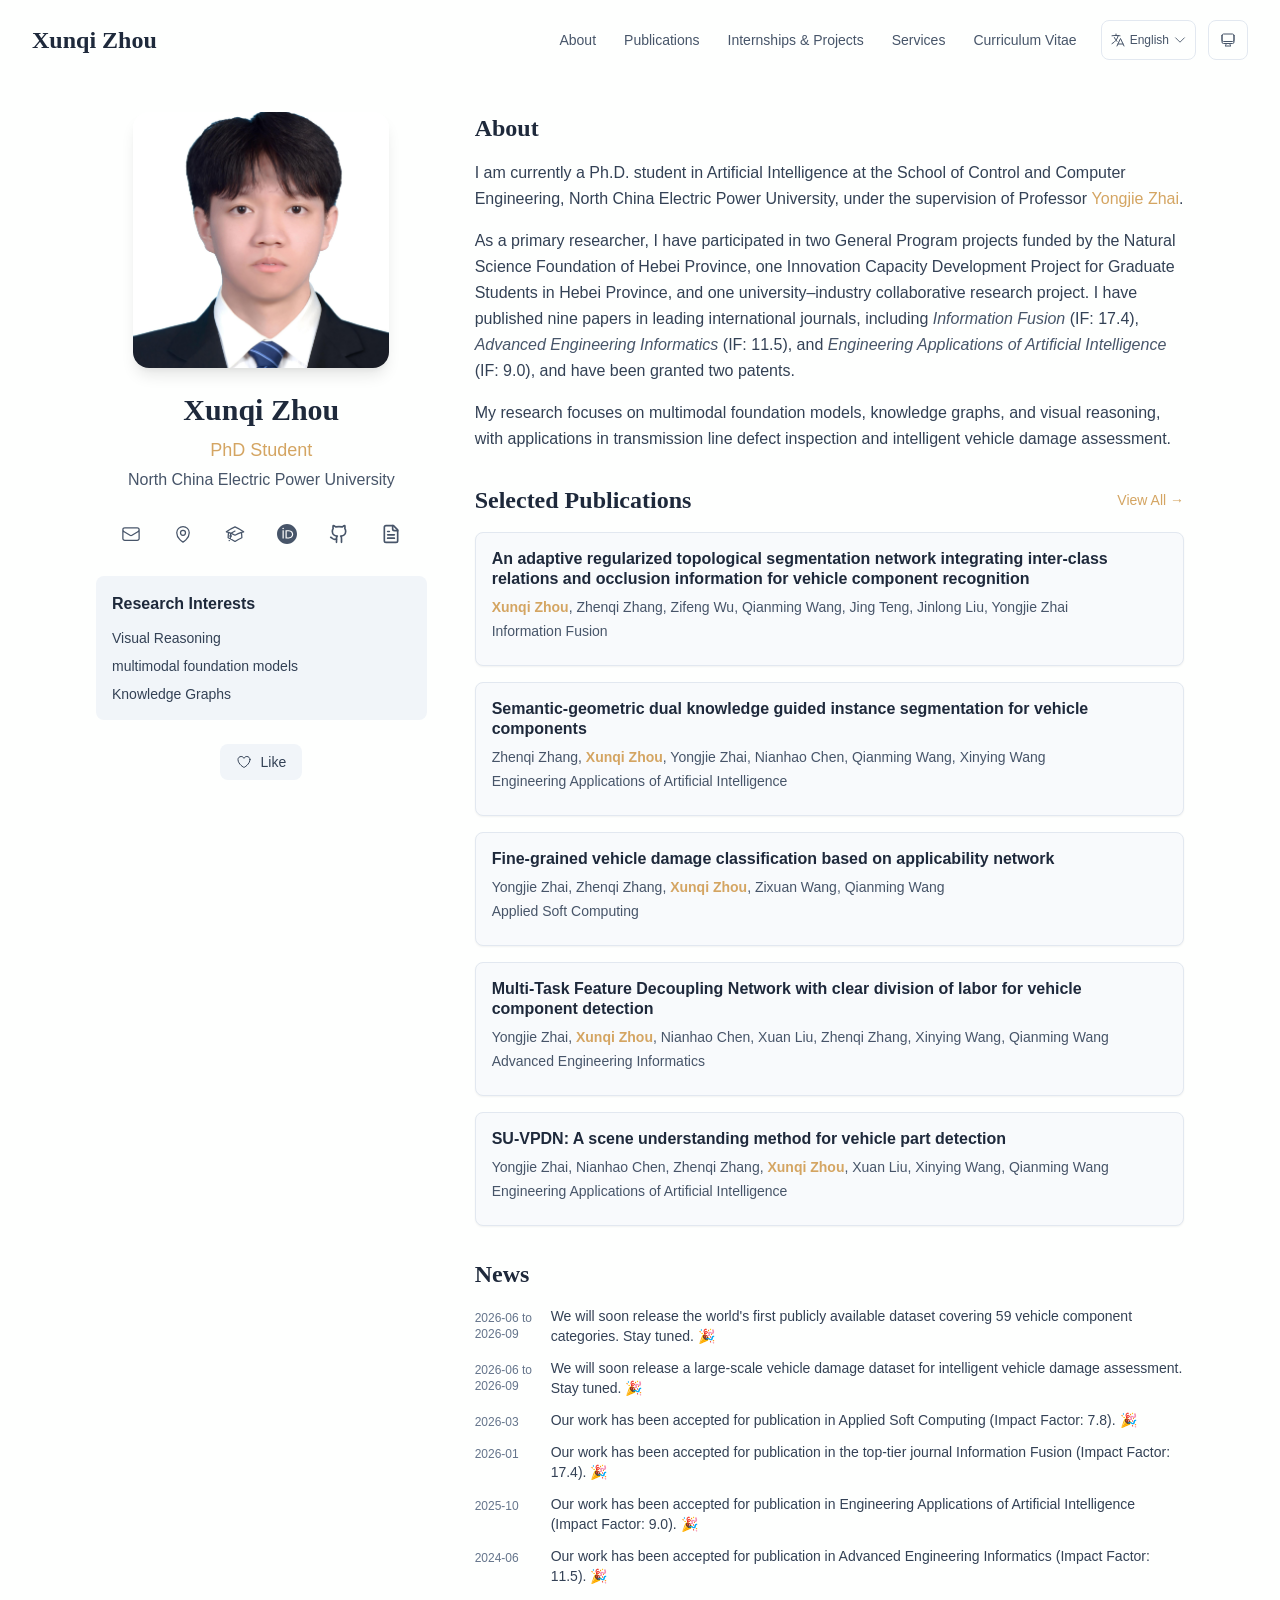
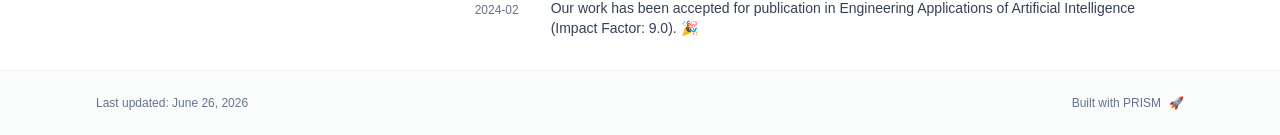
<file: index.html>
<!DOCTYPE html><html lang="en" class="scroll-smooth"><head><meta charSet="utf-8"/><meta name="viewport" content="width=device-width, initial-scale=1"/><link rel="preload" as="image" href="/zxq_cv.jpg"/><link rel="stylesheet" href="/_next/static/css/ee203730db8da4dd.css" data-precedence="next"/><link rel="preload" as="script" fetchPriority="low" href="/_next/static/chunks/webpack-af78f5c2c11af041.js"/><script src="/_next/static/chunks/4bd1b696-70b6d399998de86a.js" async=""></script><script src="/_next/static/chunks/684-5aaa8290a129f299.js" async=""></script><script src="/_next/static/chunks/main-app-04f399b0247b218c.js" async=""></script><script src="/_next/static/chunks/461-a9a5d7b05a71d978.js" async=""></script><script src="/_next/static/chunks/874-6cc630662f3664af.js" async=""></script><script src="/_next/static/chunks/291-e39730cc9327e39b.js" async=""></script><script src="/_next/static/chunks/app/layout-044123db405c82a5.js" async=""></script><script src="/_next/static/chunks/314-e3b81037544f2c12.js" async=""></script><script src="/_next/static/chunks/748-6d208724f7090f54.js" async=""></script><script src="/_next/static/chunks/app/page-36e4b38117341a7f.js" async=""></script><link rel="icon" href="/favicon.svg" type="image/svg+xml"/><link rel="dns-prefetch" href="https://jialeliu.com"/><link rel="preconnect" href="https://jialeliu.com" crossorigin=""/><link rel="preload" as="font" type="font/woff2" href="https://jialeliu.com/fonts/georgiab.woff2" crossorigin=""/><script>
              try {
                const theme = localStorage.getItem('theme-storage');
                const parsed = theme ? JSON.parse(theme) : null;
                const setting = parsed?.state?.theme || 'system';
                const prefersDark = typeof window !== 'undefined' && window.matchMedia && window.matchMedia('(prefers-color-scheme: dark)').matches;
                const effective = setting === 'dark' ? 'dark' : (setting === 'light' ? 'light' : (prefersDark ? 'dark' : 'light'));
                var root = document.documentElement;
                root.classList.add(effective);
                root.setAttribute('data-theme', effective);
              } catch (e) {
                var root = document.documentElement;
                root.classList.add('light');
                root.setAttribute('data-theme', 'light');
              }
            </script><script>
    try {
      const cfg = {"enabled":true,"locales":["zh","en"],"defaultLocale":"en","mode":"auto","fixedLocale":"en","persist":true,"switcher":true,"labels":{"zh":"中文","en":"English"}};
      const storageKey = 'locale-storage';
      const normalize = (value) => typeof value === 'string' ? value.trim().replace('_', '-').toLowerCase() : '';
      const matchLocale = (candidate) => {
        const normalized = normalize(candidate);
        if (!normalized) return null;
        if (cfg.locales.includes(normalized)) return normalized;
        const language = normalized.split('-')[0];
        if (cfg.locales.includes(language)) return language;
        return null;
      };

      let resolved = null;

      if (!cfg.enabled) {
        resolved = cfg.defaultLocale;
      } else if (cfg.persist) {
        resolved = matchLocale(localStorage.getItem(storageKey));
      }

      if (!resolved) {
        if (cfg.mode === 'fixed') {
          resolved = cfg.fixedLocale;
        } else {
          resolved = matchLocale(navigator.language);
        }
      }

      if (!resolved) {
        resolved = cfg.defaultLocale;
      }

      const root = document.documentElement;
      root.lang = resolved;
      root.setAttribute('data-locale', resolved);

      if (cfg.persist) {
        localStorage.setItem(storageKey, resolved);
      }
    } catch (e) {
      const root = document.documentElement;
      root.lang = 'en';
      root.setAttribute('data-locale', 'en');
    }
  </script><title>Xunqi Zhou</title><meta name="description" content="PhD student at the North China Electric Power University."/><meta name="author" content="Xunqi Zhou"/><meta name="keywords" content="Xunqi Zhou,PhD,Research,North China Electric Power University"/><meta name="creator" content="Xunqi Zhou"/><meta name="publisher" content="Xunqi Zhou"/><meta property="og:title" content="Xunqi Zhou"/><meta property="og:description" content="PhD student at the North China Electric Power University."/><meta property="og:site_name" content="Xunqi Zhou&#x27;s Academic Website"/><meta property="og:locale" content="en_US"/><meta property="og:type" content="website"/><meta name="twitter:card" content="summary"/><meta name="twitter:title" content="Xunqi Zhou"/><meta name="twitter:description" content="PhD student at the North China Electric Power University."/><link rel="icon" href="/favicon.svg"/><script>document.querySelectorAll('body link[rel="icon"], body link[rel="apple-touch-icon"]').forEach(el => document.head.appendChild(el))</script><script src="/_next/static/chunks/polyfills-42372ed130431b0a.js" noModule=""></script></head><body class="font-sans antialiased"><div style="visibility:hidden"><nav class="fixed top-0 left-0 right-0 z-50" data-headlessui-state=""><div class="transition-all duration-300 ease-out bg-transparent" style="transform:translateY(-100px)"><div class="max-w-7xl mx-auto px-4 sm:px-6 lg:px-8"><div class="flex justify-between items-center h-16 lg:h-20"><div class="flex-shrink-0" tabindex="0"><a class="text-xl lg:text-2xl font-serif font-semibold text-primary hover:text-accent transition-colors duration-200" href="/">Xunqi Zhou</a></div><div class="hidden lg:block"><div class="ml-10 flex items-center space-x-3"><div class="relative flex items-baseline space-x-1"><a data-nav-href="/" class="relative px-3 py-2 text-sm font-medium rounded-lg transition-colors duration-150 text-primary" href="/">About</a><a data-nav-href="/publications" class="relative px-3 py-2 text-sm font-medium rounded-lg transition-colors duration-150 text-neutral-600" href="/publications/">Publications</a><a data-nav-href="/teaching" class="relative px-3 py-2 text-sm font-medium rounded-lg transition-colors duration-150 text-neutral-600" href="/teaching/">Internships &amp; Projects</a><a data-nav-href="/services" class="relative px-3 py-2 text-sm font-medium rounded-lg transition-colors duration-150 text-neutral-600" href="/services/">Services</a><a data-nav-href="/cv" class="relative px-3 py-2 text-sm font-medium rounded-lg transition-colors duration-150 text-neutral-600" href="/cv/">Curriculum Vitae</a></div><div class="flex items-center justify-center w-14 h-10 rounded-lg border border-neutral-200 dark:border-[rgba(148,163,184,0.24)] bg-background dark:bg-neutral-800"><div class="w-6 h-4 rounded bg-neutral-300 animate-pulse"></div></div><div class="flex items-center justify-center w-10 h-10 rounded-lg border border-neutral-200 dark:border-[rgba(148,163,184,0.24)] bg-background dark:bg-neutral-800"><div class="w-4 h-4 rounded-full bg-neutral-300 animate-pulse"></div></div></div></div><div class="lg:hidden flex items-center space-x-2"><div class="flex items-center justify-center w-14 h-10 rounded-lg border border-neutral-200 dark:border-[rgba(148,163,184,0.24)] bg-background dark:bg-neutral-800"><div class="w-6 h-4 rounded bg-neutral-300 animate-pulse"></div></div><div class="flex items-center justify-center w-10 h-10 rounded-lg border border-neutral-200 dark:border-[rgba(148,163,184,0.24)] bg-background dark:bg-neutral-800"><div class="w-4 h-4 rounded-full bg-neutral-300 animate-pulse"></div></div><button class="inline-flex items-center justify-center p-2 rounded-md text-neutral-600 hover:text-primary hover:bg-neutral-100 dark:hover:bg-neutral-800 focus:outline-none focus:ring-2 focus:ring-inset focus:ring-accent transition-colors duration-200" id="headlessui-disclosure-button-«R7pdb»" type="button" aria-expanded="false" data-headlessui-state=""><span class="sr-only">Open main menu</span><div><svg xmlns="http://www.w3.org/2000/svg" fill="none" viewBox="0 0 24 24" stroke-width="1.5" stroke="currentColor" aria-hidden="true" data-slot="icon" class="block h-6 w-6"><path stroke-linecap="round" stroke-linejoin="round" d="M3.75 6.75h16.5M3.75 12h16.5m-16.5 5.25h16.5"></path></svg></div></button></div></div></div></div></nav><main class="min-h-screen pt-16 lg:pt-20"><div class="max-w-6xl mx-auto px-4 sm:px-6 lg:px-8 py-8 bg-background min-h-screen"><div class="grid grid-cols-1 lg:grid-cols-3 gap-12"><div class="lg:col-span-1"><div class="sticky top-8" style="opacity:0;transform:translateY(20px)"><div class="w-64 h-64 mx-auto mb-6 rounded-2xl overflow-hidden shadow-lg hover:shadow-xl transition-all duration-200 hover:scale-105"><img alt="Xunqi Zhou" width="256" height="256" decoding="async" data-nimg="1" class="w-full h-full object-cover object-[32%_center]" style="color:transparent" src="/zxq_cv.jpg"/></div><div class="text-center mb-6"><h1 class="text-3xl font-serif font-bold text-primary mb-2">Xunqi Zhou</h1><p class="text-lg text-accent font-medium mb-1">PhD Student</p><p class="text-neutral-600 mb-2">North China Electric Power University</p></div><div class="flex flex-wrap justify-center gap-3 sm:gap-4 mb-6 relative px-2"><div class="relative"><button class="p-2 sm:p-2 transition-colors duration-200 text-neutral-600 dark:text-neutral-400 hover:text-accent" aria-label="Email"><svg xmlns="http://www.w3.org/2000/svg" fill="none" viewBox="0 0 24 24" stroke-width="1.5" stroke="currentColor" aria-hidden="true" data-slot="icon" class="h-5 w-5"><path stroke-linecap="round" stroke-linejoin="round" d="M21.75 6.75v10.5a2.25 2.25 0 0 1-2.25 2.25h-15a2.25 2.25 0 0 1-2.25-2.25V6.75m19.5 0A2.25 2.25 0 0 0 19.5 4.5h-15a2.25 2.25 0 0 0-2.25 2.25m19.5 0v.243a2.25 2.25 0 0 1-1.07 1.916l-7.5 4.615a2.25 2.25 0 0 1-2.36 0L3.32 8.91a2.25 2.25 0 0 1-1.07-1.916V6.75"></path></svg></button></div><div class="relative"><button class="p-2 sm:p-2 transition-colors duration-200 text-neutral-600 dark:text-neutral-400 hover:text-accent" aria-label="Location"><svg xmlns="http://www.w3.org/2000/svg" fill="none" viewBox="0 0 24 24" stroke-width="1.5" stroke="currentColor" aria-hidden="true" data-slot="icon" class="h-5 w-5"><path stroke-linecap="round" stroke-linejoin="round" d="M15 10.5a3 3 0 1 1-6 0 3 3 0 0 1 6 0Z"></path><path stroke-linecap="round" stroke-linejoin="round" d="M19.5 10.5c0 7.142-7.5 11.25-7.5 11.25S4.5 17.642 4.5 10.5a7.5 7.5 0 1 1 15 0Z"></path></svg></button></div><a href="https://scholar.google.com" target="_blank" rel="noopener noreferrer" class="p-2 sm:p-2 text-neutral-600 dark:text-neutral-400 hover:text-accent transition-colors duration-200" aria-label="Google Scholar"><svg xmlns="http://www.w3.org/2000/svg" fill="none" viewBox="0 0 24 24" stroke-width="1.5" stroke="currentColor" aria-hidden="true" data-slot="icon" class="h-5 w-5"><path stroke-linecap="round" stroke-linejoin="round" d="M4.26 10.147a60.438 60.438 0 0 0-.491 6.347A48.62 48.62 0 0 1 12 20.904a48.62 48.62 0 0 1 8.232-4.41 60.46 60.46 0 0 0-.491-6.347m-15.482 0a50.636 50.636 0 0 0-2.658-.813A59.906 59.906 0 0 1 12 3.493a59.903 59.903 0 0 1 10.399 5.84c-.896.248-1.783.52-2.658.814m-15.482 0A50.717 50.717 0 0 1 12 13.489a50.702 50.702 0 0 1 7.74-3.342M6.75 15a.75.75 0 1 0 0-1.5.75.75 0 0 0 0 1.5Zm0 0v-3.675A55.378 55.378 0 0 1 12 8.443m-7.007 11.55A5.981 5.981 0 0 0 6.75 15.75v-1.5"></path></svg></a><a href="https://orcid.org/my-orcid?orcid=0009-0003-5048-4824" target="_blank" rel="noopener noreferrer" class="p-2 sm:p-2 text-neutral-600 dark:text-neutral-400 hover:text-accent transition-colors duration-200" aria-label="ORCID"><svg viewBox="0 0 24 24" fill="currentColor" class="h-5 w-5" xmlns="http://www.w3.org/2000/svg"><path d="M12 0C5.372 0 0 5.372 0 12s5.372 12 12 12 12-5.372 12-12S18.628 0 12 0zM7.369 4.378c.525 0 .947.431.947.947s-.422.947-.947.947a.95.95 0 0 1-.947-.947c0-.525.422-.947.947-.947zm-.722 3.038h1.444v10.041H6.647V7.416zm3.562 0h3.9c3.712 0 5.344 2.653 5.344 5.025 0 2.578-2.016 5.025-5.325 5.025h-3.919V7.416zm1.444 1.303v7.444h2.297c3.272 0 4.022-2.484 4.022-3.722 0-2.016-1.284-3.722-4.097-3.722h-2.222z"></path></svg></a><a href="https://github.com/xunqizhou" target="_blank" rel="noopener noreferrer" class="p-2 sm:p-2 text-neutral-600 dark:text-neutral-400 hover:text-accent transition-colors duration-200" aria-label="GitHub"><svg xmlns="http://www.w3.org/2000/svg" width="24" height="24" viewBox="0 0 24 24" fill="none" stroke="currentColor" stroke-width="2" stroke-linecap="round" stroke-linejoin="round" class="lucide lucide-github h-5 w-5" aria-hidden="true"><path d="M15 22v-4a4.8 4.8 0 0 0-1-3.5c3 0 6-2 6-5.5.08-1.25-.27-2.48-1-3.5.28-1.15.28-2.35 0-3.5 0 0-1 0-3 1.5-2.64-.5-5.36-.5-8 0C6 2 5 2 5 2c-.3 1.15-.3 2.35 0 3.5A5.403 5.403 0 0 0 4 9c0 3.5 3 5.5 6 5.5-.39.49-.68 1.05-.85 1.65-.17.6-.22 1.23-.15 1.85v4"></path><path d="M9 18c-4.51 2-5-2-7-2"></path></svg></a><a href="/cv.pdf" target="_blank" rel="noopener noreferrer" class="p-2 sm:p-2 text-neutral-600 dark:text-neutral-400 hover:text-accent transition-colors duration-200" aria-label="LinkedIn"><svg xmlns="http://www.w3.org/2000/svg" width="24" height="24" viewBox="0 0 24 24" fill="none" stroke="currentColor" stroke-width="2" stroke-linecap="round" stroke-linejoin="round" class="lucide lucide-file-text h-5 w-5" aria-hidden="true"><path d="M15 2H6a2 2 0 0 0-2 2v16a2 2 0 0 0 2 2h12a2 2 0 0 0 2-2V7Z"></path><path d="M14 2v4a2 2 0 0 0 2 2h4"></path><path d="M10 9H8"></path><path d="M16 13H8"></path><path d="M16 17H8"></path></svg></a></div><div class="bg-neutral-100 dark:bg-neutral-800 rounded-lg p-4 mb-6 hover:shadow-lg transition-all duration-200 hover:scale-[1.02]"><h3 class="font-semibold text-primary mb-3">Research Interests</h3><div class="space-y-2 text-sm text-neutral-700 dark:text-neutral-500"><div>Visual Reasoning</div><div>multimodal foundation models</div><div>Knowledge Graphs</div></div></div><div class="flex justify-center"><div class="relative"><button class="flex items-center space-x-2 px-4 py-2 rounded-lg font-medium text-sm transition-all duration-200 bg-neutral-100 dark:bg-neutral-800 text-neutral-700 dark:text-neutral-500 hover:bg-red-50 dark:hover:bg-red-900/20 hover:text-red-600 dark:hover:text-red-400 cursor-pointer" tabindex="0"><svg xmlns="http://www.w3.org/2000/svg" fill="none" viewBox="0 0 24 24" stroke-width="1.5" stroke="currentColor" aria-hidden="true" data-slot="icon" class="h-4 w-4"><path stroke-linecap="round" stroke-linejoin="round" d="M21 8.25c0-2.485-2.099-4.5-4.688-4.5-1.935 0-3.597 1.126-4.312 2.733-.715-1.607-2.377-2.733-4.313-2.733C5.1 3.75 3 5.765 3 8.25c0 7.22 9 12 9 12s9-4.78 9-12Z"></path></svg><span>Like</span></button></div></div></div></div><div class="lg:col-span-2 space-y-8"><section id="about" class="scroll-mt-24 space-y-8"><section style="opacity:0;transform:translateY(20px)"><h2 class="text-2xl font-serif font-bold text-primary mb-4">About</h2><div class="text-neutral-700 dark:text-neutral-600 leading-relaxed"><p class="mb-4 last:mb-0">I am currently a Ph.D. student in Artificial Intelligence at the School of Control and Computer Engineering, North China Electric Power University, under the supervision of Professor <a href="https://zdh.ncepu.edu.cn/szdw/gjys_e6d3067c550347ec9bf04eceec0157bc/js_e6d3067c550347ec9bf04eceec0157bc/b6850ca399a54360b91c17b18b7288e2.htm" node="[object Object]" target="_blank" rel="noopener noreferrer" class="text-accent font-medium transition-all duration-200 rounded hover:bg-accent/10 hover:shadow-sm">Yongjie Zhai</a>.</p>
<p class="mb-4 last:mb-0">As a primary researcher, I have participated in two General Program projects funded by the Natural Science Foundation of Hebei Province, one Innovation Capacity Development Project for Graduate Students in Hebei Province, and one university–industry collaborative research project. I have published nine papers in leading international journals, including <em class="italic text-neutral-600 dark:text-neutral-500">Information Fusion</em> (IF: 17.4), <em class="italic text-neutral-600 dark:text-neutral-500">Advanced Engineering Informatics</em> (IF: 11.5), and <em class="italic text-neutral-600 dark:text-neutral-500">Engineering Applications of Artificial Intelligence</em> (IF: 9.0), and have been granted two patents.</p>
<p class="mb-4 last:mb-0">My research focuses on multimodal foundation models, knowledge graphs, and visual reasoning, with applications in transmission line defect inspection and intelligent vehicle damage assessment.</p></div></section><section style="opacity:0;transform:translateY(20px)"><div class="flex items-center justify-between mb-4"><h2 class="text-2xl font-serif font-bold text-primary">Selected Publications</h2><a class="text-accent hover:text-accent-dark text-sm font-medium transition-all duration-200 rounded hover:bg-accent/10 hover:shadow-sm" href="/publications/">View All<!-- --> →</a></div><div class="space-y-4"><div class="bg-neutral-50 dark:bg-neutral-800 p-4 rounded-lg shadow-sm border border-neutral-200 dark:border-[rgba(148,163,184,0.24)] hover:shadow-lg transition-all duration-200 hover:scale-[1.02]" style="opacity:0;transform:translateY(20px)"><h3 class="font-semibold text-primary mb-2 leading-tight">An adaptive regularized topological segmentation network integrating inter-class relations and occlusion information for vehicle component recognition</h3><p class="text-sm text-neutral-600 dark:text-neutral-500 mb-1"><span><span class="font-semibold text-accent ">Xunqi Zhou</span>, </span><span><span class=" ">Zhenqi Zhang</span>, </span><span><span class=" ">Zifeng Wu</span>, </span><span><span class=" ">Qianming Wang</span>, </span><span><span class=" ">Jing Teng</span>, </span><span><span class=" ">Jinlong Liu</span>, </span><span><span class=" ">Yongjie Zhai</span></span></p><p class="text-sm text-neutral-600 dark:text-neutral-500 mb-2">Information Fusion</p></div><div class="bg-neutral-50 dark:bg-neutral-800 p-4 rounded-lg shadow-sm border border-neutral-200 dark:border-[rgba(148,163,184,0.24)] hover:shadow-lg transition-all duration-200 hover:scale-[1.02]" style="opacity:0;transform:translateY(20px)"><h3 class="font-semibold text-primary mb-2 leading-tight">Semantic-geometric dual knowledge guided instance segmentation for vehicle components</h3><p class="text-sm text-neutral-600 dark:text-neutral-500 mb-1"><span><span class=" ">Zhenqi Zhang</span>, </span><span><span class="font-semibold text-accent ">Xunqi Zhou</span>, </span><span><span class=" ">Yongjie Zhai</span>, </span><span><span class=" ">Nianhao Chen</span>, </span><span><span class=" ">Qianming Wang</span>, </span><span><span class=" ">Xinying Wang</span></span></p><p class="text-sm text-neutral-600 dark:text-neutral-500 mb-2">Engineering Applications of Artificial Intelligence</p></div><div class="bg-neutral-50 dark:bg-neutral-800 p-4 rounded-lg shadow-sm border border-neutral-200 dark:border-[rgba(148,163,184,0.24)] hover:shadow-lg transition-all duration-200 hover:scale-[1.02]" style="opacity:0;transform:translateY(20px)"><h3 class="font-semibold text-primary mb-2 leading-tight">Fine-grained vehicle damage classification based on applicability network</h3><p class="text-sm text-neutral-600 dark:text-neutral-500 mb-1"><span><span class=" ">Yongjie Zhai</span>, </span><span><span class=" ">Zhenqi Zhang</span>, </span><span><span class="font-semibold text-accent ">Xunqi Zhou</span>, </span><span><span class=" ">Zixuan Wang</span>, </span><span><span class=" ">Qianming Wang</span></span></p><p class="text-sm text-neutral-600 dark:text-neutral-500 mb-2">Applied Soft Computing</p></div><div class="bg-neutral-50 dark:bg-neutral-800 p-4 rounded-lg shadow-sm border border-neutral-200 dark:border-[rgba(148,163,184,0.24)] hover:shadow-lg transition-all duration-200 hover:scale-[1.02]" style="opacity:0;transform:translateY(20px)"><h3 class="font-semibold text-primary mb-2 leading-tight">Multi-Task Feature Decoupling Network with clear division of labor for vehicle component detection</h3><p class="text-sm text-neutral-600 dark:text-neutral-500 mb-1"><span><span class=" ">Yongjie Zhai</span>, </span><span><span class="font-semibold text-accent ">Xunqi Zhou</span>, </span><span><span class=" ">Nianhao Chen</span>, </span><span><span class=" ">Xuan Liu</span>, </span><span><span class=" ">Zhenqi Zhang</span>, </span><span><span class=" ">Xinying Wang</span>, </span><span><span class=" ">Qianming Wang</span></span></p><p class="text-sm text-neutral-600 dark:text-neutral-500 mb-2">Advanced Engineering Informatics</p></div><div class="bg-neutral-50 dark:bg-neutral-800 p-4 rounded-lg shadow-sm border border-neutral-200 dark:border-[rgba(148,163,184,0.24)] hover:shadow-lg transition-all duration-200 hover:scale-[1.02]" style="opacity:0;transform:translateY(20px)"><h3 class="font-semibold text-primary mb-2 leading-tight">SU-VPDN: A scene understanding method for vehicle part detection</h3><p class="text-sm text-neutral-600 dark:text-neutral-500 mb-1"><span><span class=" ">Yongjie Zhai</span>, </span><span><span class=" ">Nianhao Chen</span>, </span><span><span class=" ">Zhenqi Zhang</span>, </span><span><span class="font-semibold text-accent ">Xunqi Zhou</span>, </span><span><span class=" ">Xuan Liu</span>, </span><span><span class=" ">Xinying Wang</span>, </span><span><span class=" ">Qianming Wang</span></span></p><p class="text-sm text-neutral-600 dark:text-neutral-500 mb-2">Engineering Applications of Artificial Intelligence</p></div></div></section><section style="opacity:0;transform:translateY(20px)"><h2 class="text-2xl font-serif font-bold text-primary mb-4">News</h2><div class="space-y-3"><div class="flex items-start space-x-3"><span class="text-xs text-neutral-500 mt-1 w-16 flex-shrink-0">2026-06 to 2026-09</span><p class="text-sm text-neutral-700">We will soon release the world&#x27;s first publicly available dataset covering 59 vehicle component categories. Stay tuned. 🎉</p></div><div class="flex items-start space-x-3"><span class="text-xs text-neutral-500 mt-1 w-16 flex-shrink-0">2026-06 to 2026-09</span><p class="text-sm text-neutral-700">We will soon release a large-scale vehicle damage dataset for intelligent vehicle damage assessment. Stay tuned. 🎉</p></div><div class="flex items-start space-x-3"><span class="text-xs text-neutral-500 mt-1 w-16 flex-shrink-0">2026-03</span><p class="text-sm text-neutral-700">Our work has been accepted for publication in Applied Soft Computing (Impact Factor: 7.8). 🎉</p></div><div class="flex items-start space-x-3"><span class="text-xs text-neutral-500 mt-1 w-16 flex-shrink-0">2026-01</span><p class="text-sm text-neutral-700">Our work has been accepted for publication in the top-tier journal Information Fusion (Impact Factor: 17.4). 🎉</p></div><div class="flex items-start space-x-3"><span class="text-xs text-neutral-500 mt-1 w-16 flex-shrink-0">2025-10</span><p class="text-sm text-neutral-700">Our work has been accepted for publication in Engineering Applications of Artificial Intelligence (Impact Factor: 9.0). 🎉</p></div><div class="flex items-start space-x-3"><span class="text-xs text-neutral-500 mt-1 w-16 flex-shrink-0">2024-06</span><p class="text-sm text-neutral-700">Our work has been accepted for publication in Advanced Engineering Informatics (Impact Factor: 11.5). 🎉</p></div><div class="flex items-start space-x-3"><span class="text-xs text-neutral-500 mt-1 w-16 flex-shrink-0">2024-02</span><p class="text-sm text-neutral-700">Our work has been accepted for publication in Engineering Applications of Artificial Intelligence (Impact Factor: 9.0). 🎉</p></div></div></section></section></div></div></div><!--$--><!--/$--><!--$--><!--/$--></main><footer class="border-t border-neutral-200/50 bg-neutral-50/50 dark:bg-neutral-900/50 dark:border-neutral-700/50"><div class="max-w-6xl mx-auto px-4 sm:px-6 lg:px-8 py-6"><div class="flex flex-col sm:flex-row justify-between items-center gap-2"><p class="text-xs text-neutral-500">Last updated<!-- -->: <!-- -->June 26, 2026</p><p class="text-xs text-neutral-500 flex items-center"><a href="https://github.com/xyjoey/PRISM" target="_blank" rel="noopener noreferrer">Built with PRISM</a><span class="ml-2">🚀</span></p></div></div></footer></div><script src="/_next/static/chunks/webpack-af78f5c2c11af041.js" async=""></script><script>(self.__next_f=self.__next_f||[]).push([0])</script><script>self.__next_f.push([1,"1:\"$Sreact.fragment\"\n3:I[3719,[\"461\",\"static/chunks/461-a9a5d7b05a71d978.js\",\"874\",\"static/chunks/874-6cc630662f3664af.js\",\"291\",\"static/chunks/291-e39730cc9327e39b.js\",\"177\",\"static/chunks/app/layout-044123db405c82a5.js\"],\"ThemeProvider\"]\n4:I[310,[\"461\",\"static/chunks/461-a9a5d7b05a71d978.js\",\"874\",\"static/chunks/874-6cc630662f3664af.js\",\"291\",\"static/chunks/291-e39730cc9327e39b.js\",\"177\",\"static/chunks/app/layout-044123db405c82a5.js\"],\"LocaleProvider\"]\n5:I[4574,[\"461\",\"static/chunks/461-a9a5d7b05a71d978.js\",\"874\",\"static/chunks/874-6cc630662f3664af.js\",\"291\",\"static/chunks/291-e39730cc9327e39b.js\",\"177\",\"static/chunks/app/layout-044123db405c82a5.js\"],\"default\"]\n6:I[7555,[],\"\"]\n7:I[1295,[],\"\"]\n8:I[2548,[\"461\",\"static/chunks/461-a9a5d7b05a71d978.js\",\"874\",\"static/chunks/874-6cc630662f3664af.js\",\"291\",\"static/chunks/291-e39730cc9327e39b.js\",\"177\",\"static/chunks/app/layout-044123db405c82a5.js\"],\"default\"]\n9:I[6427,[\"461\",\"static/chunks/461-a9a5d7b05a71d978.js\",\"314\",\"static/chunks/314-e3b81037544f2c12.js\",\"874\",\"static/chunks/874-6cc630662f3664af.js\",\"748\",\"static/chunks/748-6d208724f7090f54.js\",\"974\",\"static/chunks/app/page-36e4b38117341a7f.js\"],\"default\"]\n1f:I[9665,[],\"MetadataBoundary\"]\n21:I[9665,[],\"OutletBoundary\"]\n24:I[4911,[],\"AsyncMetadataOutlet\"]\n26:I[9665,[],\"ViewportBoundary\"]\n28:I[6614,[],\"\"]\n:HL[\"/_next/static/css/ee203730db8da4dd.css\",\"style\"]\n2:T5d7,\n    try {\n      const cfg = {\"enabled\":true,\"locales\":[\"zh\",\"en\"],\"defaultLocale\":\"en\",\"mode\":\"auto\",\"fixedLocale\":\"en\",\"persist\":true,\"switcher\":true,\"labels\":{\"zh\":\"中文\",\"en\":\"English\"}};\n      const storageKey = 'locale-storage';\n      const normalize = (value) =\u003e typeof value === 'string' ? value.trim().replace('_', '-').toLowerCase() : '';\n      const matchLocale = (candidate) =\u003e {\n        const normalized = normalize(candidate);\n        if (!normalized) return null;\n        if (cfg.locales.includes(normalized)) return normalized;\n        const language = normalized.split('-')[0];\n        if (cfg.locales.includes(language)) return language;\n     "])</script><script>self.__next_f.push([1,"   return null;\n      };\n\n      let resolved = null;\n\n      if (!cfg.enabled) {\n        resolved = cfg.defaultLocale;\n      } else if (cfg.persist) {\n        resolved = matchLocale(localStorage.getItem(storageKey));\n      }\n\n      if (!resolved) {\n        if (cfg.mode === 'fixed') {\n          resolved = cfg.fixedLocale;\n        } else {\n          resolved = matchLocale(navigator.language);\n        }\n      }\n\n      if (!resolved) {\n        resolved = cfg.defaultLocale;\n      }\n\n      const root = document.documentElement;\n      root.lang = resolved;\n      root.setAttribute('data-locale', resolved);\n\n      if (cfg.persist) {\n        localStorage.setItem(storageKey, resolved);\n      }\n    } catch (e) {\n      const root = document.documentElement;\n      root.lang = 'en';\n      root.setAttribute('data-locale', 'en');\n    }\n  a:T822,"])</script><script>self.__next_f.push([1,"In intelligent vehicle damage assessment, component recognition faces challenges such as significant intra-class variability and minimal inter-class differences, which hinder detection, as well as occlusions and ambiguous boundaries, which complicate segmentation. We generalize these problems into three core aspects: inter-object relational modeling, semantic-detail information balancing, and occlusion-aware decoupling. To this end, we propose the Adaptive Regularized Topological Segmentation (ARTSeg) network, comprising three complementary modules: Inter-Class Graph Constraint (ICGC), Constrained Detail Feature Backtracking (CDFB), and Topological Decoupling Segmentation (TDS). Each module is purposefully designed, integrated in a progressive structure, and synergistically reinforces the others to enhance overall performance. Specifically, ICGC clusters intra-class features and establishes implicit topological constraints among categories during feature extraction, enabling the model to better capture inter-class relationships and improve detection representation. Subsequently, CDFB evaluates the impact of channel-wise feature information within each candidate region on segmentation accuracy and computational cost, dynamically selecting appropriate feature resolutions for individual instances while balancing the demands of detection and segmentation tasks. Finally, TDS introduces topological associations between occluded and occluding regions at the feature level and decouples them at the task level, explicitly modeling generalized occlusion regions and enhancing segmentation performance. We quantitatively and qualitatively evaluate ARTSeg on a 59-category vehicle component dataset constructed for insurance damage assessment, achieving notable improvements in addressing the aforementioned problems. Experiments on two public datasets, DSMLR and Carparts, further validate the generalization capability of the proposed method. Results indicate that ARTSeg provides practical guidance for component recognition in intelligent vehicle damage assessment."])</script><script>self.__next_f.push([1,"b:Ta5f,"])</script><script>self.__next_f.push([1,"@article{ZHOU2026104157,\n  title = {An adaptive regularized topological segmentation network integrating inter-class relations and occlusion information for vehicle component recognition},\n  journal = {Information Fusion},\n  volume = {131},\n  pages = {104157},\n  year = {2026},\n  issn = {1566-2535},\n  doi = {https://doi.org/10.1016/j.inffus.2026.104157},\n  url = {https://www.sciencedirect.com/science/article/pii/S1566253526000369},\n  author = {Xunqi Zhou and Zhenqi Zhang and Zifeng Wu and Qianming Wang and Jing Teng and Jinlong Liu and Yongjie Zhai},\n  abstract = {In intelligent vehicle damage assessment, component recognition faces challenges such as significant intra-class variability and minimal inter-class differences, which hinder detection, as well as occlusions and ambiguous boundaries, which complicate segmentation. We generalize these problems into three core aspects: inter-object relational modeling, semantic-detail information balancing, and occlusion-aware decoupling. To this end, we propose the Adaptive Regularized Topological Segmentation (ARTSeg) network, comprising three complementary modules: Inter-Class Graph Constraint (ICGC), Constrained Detail Feature Backtracking (CDFB), and Topological Decoupling Segmentation (TDS). Each module is purposefully designed, integrated in a progressive structure, and synergistically reinforces the others to enhance overall performance. Specifically, ICGC clusters intra-class features and establishes implicit topological constraints among categories during feature extraction, enabling the model to better capture inter-class relationships and improve detection representation. Subsequently, CDFB evaluates the impact of channel-wise feature information within each candidate region on segmentation accuracy and computational cost, dynamically selecting appropriate feature resolutions for individual instances while balancing the demands of detection and segmentation tasks. Finally, TDS introduces topological associations between occluded and occluding regions at the feature level and decouples them at the task level, explicitly modeling generalized occlusion regions and enhancing segmentation performance. We quantitatively and qualitatively evaluate ARTSeg on a 59-category vehicle component dataset constructed for insurance damage assessment, achieving notable improvements in addressing the aforementioned problems. Experiments on two public datasets, DSMLR and Carparts, further validate the generalization capability of the proposed method. Results indicate that ARTSeg provides practical guidance for component recognition in intelligent vehicle damage assessment.}\n}"])</script><script>self.__next_f.push([1,"c:T728,The detection and segmentation of vehicle components are crucial steps in intelligent vehicle damage assessment. However, due to the wide variety of vehicle components with diverse shapes and the high similarity between mirror-symmetric components, missed detections and false positives remain common challenges in vehicle component detection and segmentation. To address these challenges, this paper proposes a deep learning-based dual-knowledge guided vehicle component instance segmentation network. The proposed method fuses implicit multi-scale semantic knowledge by the enhanced semantic knowledge network, thereby improving the model’s capability to filter and capture critical component information. This design enhances focus on key foreground features while suppressing interference from background features. Furthermore, the proposed embedded geometric knowledge module synergizes geometric constraint knowledge of vehicle components with the model’s intrinsic learning capability. By reasoning about positions among three types of landmark components, it explicitly supplements the model with spatial relationship information of components that are inherently challenging to learn from data alone. We evaluate the detection and segmentation performance of the proposed method on a dataset comprising 59 classes of vehicle components. Compared with the baseline model, our method achieves significant improvements of 19.3% and 19.1% in detection mean average precision and segmentation mean average precision, respectively. Additionally, we evaluate the generalization capability of the proposed method on an independent public dataset. Compared with state-of-the-art instance segmentation methods, the proposed method demonstrates superior performance in both detection and segmentation tasks for vehicle components.d:T93e,"])</script><script>self.__next_f.push([1,"@article{ZHANG2026112869,\n  title = {Semantic-geometric dual knowledge guided instance segmentation for vehicle components},\n  journal = {Engineering Applications of Artificial Intelligence},\n  volume = {163},\n  pages = {112869},\n  year = {2026},\n  issn = {0952-1976},\n  doi = {https://doi.org/10.1016/j.engappai.2025.112869},\n  url = {https://www.sciencedirect.com/science/article/pii/S0952197625029008},\n  author = {Zhenqi Zhang and Xunqi Zhou and Yongjie Zhai and Nianhao Chen and Qianming Wang and Xinying Wang},\n  abstract = {The detection and segmentation of vehicle components are crucial steps in intelligent vehicle damage assessment. However, due to the wide variety of vehicle components with diverse shapes and the high similarity between mirror-symmetric components, missed detections and false positives remain common challenges in vehicle component detection and segmentation. To address these challenges, this paper proposes a deep learning-based dual-knowledge guided vehicle component instance segmentation network. The proposed method fuses implicit multi-scale semantic knowledge by the enhanced semantic knowledge network, thereby improving the model’s capability to filter and capture critical component information. This design enhances focus on key foreground features while suppressing interference from background features. Furthermore, the proposed embedded geometric knowledge module synergizes geometric constraint knowledge of vehicle components with the model’s intrinsic learning capability. By reasoning about positions among three types of landmark components, it explicitly supplements the model with spatial relationship information of components that are inherently challenging to learn from data alone. We evaluate the detection and segmentation performance of the proposed method on a dataset comprising 59 classes of vehicle components. Compared with the baseline model, our method achieves significant improvements of 19.3% and 19.1% in detection mean average precision and segmentation mean average precision, respectively. Additionally, we evaluate the generalization capability of the proposed method on an independent public dataset. Compared with state-of-the-art instance segmentation methods, the proposed method demonstrates superior performance in both detection and segmentation tasks for vehicle components.}\n}"])</script><script>self.__next_f.push([1,"e:T647,Vehicle damage classification is a critical component of intelligent damage assessment systems, presenting challenges due to complex damage morphology, high inter-class similarity, and significant intra-class variance. To address these issues, this paper proposes a Fine-grained Defect Applicable Network (FGDANet) that enhances classification accuracy through a multi-level fine-grained feature perception mechanism. Specifically, FGDANet alternately introduces the In-depth \u0026 Refined Layer (IR Layer) and the Regional Learning Block (RL Block) to perform independent down-sampling and fine-grained feature attention, thereby reducing information loss and strengthening the perception of critical regions. Furthermore, a Global Feature Search Module (GFS Module) is designed to adaptively search and aggregate global self-similar information within shallow networks, improving inter-class discrimination. Additionally, a Generalized Feature Correction Loss (GFC Loss) is proposed to regularize the backbone network through reverse feature fusion and label smoothing, enhancing feature generalization. On an 8-class vehicle damage dataset, FGDANet achieves a 4.32% improvement in Top-1 classification accuracy over the baseline model, outperforming several advanced classification networks. The method also demonstrates strong generalization on a public steel plate surface defect dataset. Experimental results indicate that FGDANet effectively addresses the challenges of damage defect classification and is suitable for real-world intelligent damage assessment and industrial quality inspection scenarios.f:T81d,"])</script><script>self.__next_f.push([1,"@article{ZHAI2026115076,\n  title = {Fine-grained vehicle damage classification based on applicability network},\n  journal = {Applied Soft Computing},\n  volume = {196},\n  pages = {115076},\n  year = {2026},\n  issn = {1568-4946},\n  doi = {https://doi.org/10.1016/j.asoc.2026.115076},\n  url = {https://www.sciencedirect.com/science/article/pii/S1568494626005247},\n  author = {Yongjie Zhai and Zhenqi Zhang and Xunqi Zhou and Zixuan Wang and Qianming Wang},\n  abstract = {Vehicle damage classification is a critical component of intelligent damage assessment systems, presenting challenges due to complex damage morphology, high inter-class similarity, and significant intra-class variance. To address these issues, this paper proposes a Fine-grained Defect Applicable Network (FGDANet) that enhances classification accuracy through a multi-level fine-grained feature perception mechanism. Specifically, FGDANet alternately introduces the In-depth \u0026 Refined Layer (IR Layer) and the Regional Learning Block (RL Block) to perform independent down-sampling and fine-grained feature attention, thereby reducing information loss and strengthening the perception of critical regions. Furthermore, a Global Feature Search Module (GFS Module) is designed to adaptively search and aggregate global self-similar information within shallow networks, improving inter-class discrimination. Additionally, a Generalized Feature Correction Loss (GFC Loss) is proposed to regularize the backbone network through reverse feature fusion and label smoothing, enhancing feature generalization. On an 8-class vehicle damage dataset, FGDANet achieves a 4.32% improvement in Top-1 classification accuracy over the baseline model, outperforming several advanced classification networks. The method also demonstrates strong generalization on a public steel plate surface defect dataset. Experimental results indicate that FGDANet effectively addresses the challenges of damage defect classification and is suitable for real-world intelligent damage assessment and industrial quality inspection scenarios.}\n}"])</script><script>self.__next_f.push([1,"10:T683,To enhance the precision and stability of vehicle component detection for intelligent claims assessment and intelligent vehicle detection, it is necessary to address the problem of missing detection and false detection in complex scenes caused by feature similarity between classes and insufficient feature extraction. In this paper, we propose a decoupling network architecture, named the Multi-Task Feature Decoupling Network (MTFDN), which is based on a two-stage multitasking algorithm. Three improved modules have been designed and integrated into the architecture for this purpose. First, we design an improved Parallel Dynamic Attention Module (PDAM) to facilitate a more scientific and logical acquisition of features and localization of regions of interest. Then, we introduce an improved Bidirectional Fusion Feature Pyramid Network (BF-FPN) module in the segmentation task, followed by the design of a Bidirectional Hybrid Dilated Fusion Feature Pyramid Network (BHDF-FPN) module in the detection task. The BF-FPN and BHDF-FPN modules are used to meet the different requirements of different tasks for features after decoupling. The experimental results demonstrate that, in comparison with the baseline model, MTFDN exhibits superior performance in terms of detection and segmentation on two vehicle-related datasets, namely the Vehicle Scene Dataset (VSD) and the Vehicle Component Dataset (VCD). Moreover, MTFDN demonstrates robust generalization capabilities when integrated with other two-stage algorithms, significantly enhancing the detection and segmentation performance of the algorithm itself, thereby highlighting its superiority in this domain.11:T899,"])</script><script>self.__next_f.push([1,"@article{ZHAI2024102601,\n  title = {Multi-Task Feature Decoupling Network with clear division of labor for vehicle component detection},\n  journal = {Advanced Engineering Informatics},\n  volume = {62},\n  pages = {102601},\n  year = {2024},\n  issn = {1474-0346},\n  doi = {https://doi.org/10.1016/j.aei.2024.102601},\n  url = {https://www.sciencedirect.com/science/article/pii/S1474034624002490},\n  author = {Yongjie Zhai and Xunqi Zhou and Nianhao Chen and Xuan Liu and Zhenqi Zhang and Xinying Wang and Qianming Wang},\n  abstract = {To enhance the precision and stability of vehicle component detection for intelligent claims assessment and intelligent vehicle detection, it is necessary to address the problem of missing detection and false detection in complex scenes caused by feature similarity between classes and insufficient feature extraction. In this paper, we propose a decoupling network architecture, named the Multi-Task Feature Decoupling Network (MTFDN), which is based on a two-stage multitasking algorithm. Three improved modules have been designed and integrated into the architecture for this purpose. First, we design an improved Parallel Dynamic Attention Module (PDAM) to facilitate a more scientific and logical acquisition of features and localization of regions of interest. Then, we introduce an improved Bidirectional Fusion Feature Pyramid Network (BF-FPN) module in the segmentation task, followed by the design of a Bidirectional Hybrid Dilated Fusion Feature Pyramid Network (BHDF-FPN) module in the detection task. The BF-FPN and BHDF-FPN modules are used to meet the different requirements of different tasks for features after decoupling. The experimental results demonstrate that, in comparison with the baseline model, MTFDN exhibits superior performance in terms of detection and segmentation on two vehicle-related datasets, namely the Vehicle Scene Dataset (VSD) and the Vehicle Component Dataset (VCD). Moreover, MTFDN demonstrates robust generalization capabilities when integrated with other two-stage algorithms, significantly enhancing the detection and segmentation performance of the algorithm itself, thereby highlighting its superiority in this domain.}\n}"])</script><script>self.__next_f.push([1,"12:T722,High-accuracy positioning and identification of vehicle parts are crucial for status detection, fault diagnosis, and the development of intelligent damage detection systems. However, detecting left–right and front-rear categories in vehicle parts remains challenging due to numerous categories and feature similarity. To address this, we propose the scene understanding vehicle part detection network (SU-VPDN). It comprises three subnetworks: vehicle orientation scene classification (VOSC), vehicle part instance segmentation (VPIS), and scene understanding (SU). VOSC performs preliminary classification of vehicle orientation scenes, while VPIS detects vehicle parts. SU fine-tunes VOSC results using the part logic correction module, fuses VOSC and VPIS results using the part replacement module, and obtains accurate VPIS results through confidence regulation and hierarchical filtering. SU-VPDN integrates results from multiple subnetworks, transforming the challenge of detecting similar objects into orientation scene detection for precise recognition. We evaluate the proposed method on a dataset containing 59 types of vehicle parts and compare it with advanced segmentation detection models. Experimental results demonstrate that SU-VPDN outperforms other models, achieving a 12.2% and 12.3% improvement in mean average precision (mAP) for box and mask, respectively, compared to the baseline model. Moreover, qualitative and quantitative experiments show that SU-VPDN significantly enhances the detection performance of objects with similar features. Overall, our proposed SU-VPDN offers a promising solution for detecting left–right and front-rear categories in vehicle parts. It surpasses existing models and can enable insurance companies to replace damaged parts and improve claims efficiency efficiently.13:T92f,"])</script><script>self.__next_f.push([1,"@article{ZHAI2024107956,\n  title = {SU-VPDN: A scene understanding method for vehicle part detection},\n  journal = {Engineering Applications of Artificial Intelligence},\n  volume = {132},\n  pages = {107956},\n  year = {2024},\n  issn = {0952-1976},\n  doi = {https://doi.org/10.1016/j.engappai.2024.107956},\n  url = {https://www.sciencedirect.com/science/article/pii/S0952197624001143},\n  author = {Yongjie Zhai and Nianhao Chen and Zhenqi Zhang and Xunqi Zhou and Xuan Liu and Xinying Wang and Qianming Wang},\n  abstract = {High-accuracy positioning and identification of vehicle parts are crucial for status detection, fault diagnosis, and the development of intelligent damage detection systems. However, detecting left–right and front-rear categories in vehicle parts remains challenging due to numerous categories and feature similarity. To address this, we propose the scene understanding vehicle part detection network (SU-VPDN). It comprises three subnetworks: vehicle orientation scene classification (VOSC), vehicle part instance segmentation (VPIS), and scene understanding (SU). VOSC performs preliminary classification of vehicle orientation scenes, while VPIS detects vehicle parts. SU fine-tunes VOSC results using the part logic correction module, fuses VOSC and VPIS results using the part replacement module, and obtains accurate VPIS results through confidence regulation and hierarchical filtering. SU-VPDN integrates results from multiple subnetworks, transforming the challenge of detecting similar objects into orientation scene detection for precise recognition. We evaluate the proposed method on a dataset containing 59 types of vehicle parts and compare it with advanced segmentation detection models. Experimental results demonstrate that SU-VPDN outperforms other models, achieving a 12.2% and 12.3% improvement in mean average precision (mAP) for box and mask, respectively, compared to the baseline model. Moreover, qualitative and quantitative experiments show that SU-VPDN significantly enhances the detection performance of objects with similar features. Overall, our proposed SU-VPDN offers a promising solution for detecting left–right and front-rear categories in vehicle parts. It surpasses existing models and can enable insurance companies to replace damaged parts and improve claims efficiency efficiently.}\n}"])</script><script>self.__next_f.push([1,"14:T436,I am currently a Ph.D. student in Artificial Intelligence at the School of Control and Computer Engineering, North China Electric Power University, under the supervision of Professor [Yongjie Zhai](https://zdh.ncepu.edu.cn/szdw/gjys_e6d3067c550347ec9bf04eceec0157bc/js_e6d3067c550347ec9bf04eceec0157bc/b6850ca399a54360b91c17b18b7288e2.htm).\n\nAs a primary researcher, I have participated in two General Program projects funded by the Natural Science Foundation of Hebei Province, one Innovation Capacity Development Project for Graduate Students in Hebei Province, and one university–industry collaborative research project. I have published nine papers in leading international journals, including *Information Fusion* (IF: 17.4), *Advanced Engineering Informatics* (IF: 11.5), and *Engineering Applications of Artificial Intelligence* (IF: 9.0), and have been granted two patents.\n\nMy research focuses on multimodal foundation models, knowledge graphs, and visual reasoning, with applications in transmission line defect inspection and intelligent vehicle damage assessment.\n15:T822,"])</script><script>self.__next_f.push([1,"In intelligent vehicle damage assessment, component recognition faces challenges such as significant intra-class variability and minimal inter-class differences, which hinder detection, as well as occlusions and ambiguous boundaries, which complicate segmentation. We generalize these problems into three core aspects: inter-object relational modeling, semantic-detail information balancing, and occlusion-aware decoupling. To this end, we propose the Adaptive Regularized Topological Segmentation (ARTSeg) network, comprising three complementary modules: Inter-Class Graph Constraint (ICGC), Constrained Detail Feature Backtracking (CDFB), and Topological Decoupling Segmentation (TDS). Each module is purposefully designed, integrated in a progressive structure, and synergistically reinforces the others to enhance overall performance. Specifically, ICGC clusters intra-class features and establishes implicit topological constraints among categories during feature extraction, enabling the model to better capture inter-class relationships and improve detection representation. Subsequently, CDFB evaluates the impact of channel-wise feature information within each candidate region on segmentation accuracy and computational cost, dynamically selecting appropriate feature resolutions for individual instances while balancing the demands of detection and segmentation tasks. Finally, TDS introduces topological associations between occluded and occluding regions at the feature level and decouples them at the task level, explicitly modeling generalized occlusion regions and enhancing segmentation performance. We quantitatively and qualitatively evaluate ARTSeg on a 59-category vehicle component dataset constructed for insurance damage assessment, achieving notable improvements in addressing the aforementioned problems. Experiments on two public datasets, DSMLR and Carparts, further validate the generalization capability of the proposed method. Results indicate that ARTSeg provides practical guidance for component recognition in intelligent vehicle damage assessment."])</script><script>self.__next_f.push([1,"16:Ta5f,"])</script><script>self.__next_f.push([1,"@article{ZHOU2026104157,\n  title = {An adaptive regularized topological segmentation network integrating inter-class relations and occlusion information for vehicle component recognition},\n  journal = {Information Fusion},\n  volume = {131},\n  pages = {104157},\n  year = {2026},\n  issn = {1566-2535},\n  doi = {https://doi.org/10.1016/j.inffus.2026.104157},\n  url = {https://www.sciencedirect.com/science/article/pii/S1566253526000369},\n  author = {Xunqi Zhou and Zhenqi Zhang and Zifeng Wu and Qianming Wang and Jing Teng and Jinlong Liu and Yongjie Zhai},\n  abstract = {In intelligent vehicle damage assessment, component recognition faces challenges such as significant intra-class variability and minimal inter-class differences, which hinder detection, as well as occlusions and ambiguous boundaries, which complicate segmentation. We generalize these problems into three core aspects: inter-object relational modeling, semantic-detail information balancing, and occlusion-aware decoupling. To this end, we propose the Adaptive Regularized Topological Segmentation (ARTSeg) network, comprising three complementary modules: Inter-Class Graph Constraint (ICGC), Constrained Detail Feature Backtracking (CDFB), and Topological Decoupling Segmentation (TDS). Each module is purposefully designed, integrated in a progressive structure, and synergistically reinforces the others to enhance overall performance. Specifically, ICGC clusters intra-class features and establishes implicit topological constraints among categories during feature extraction, enabling the model to better capture inter-class relationships and improve detection representation. Subsequently, CDFB evaluates the impact of channel-wise feature information within each candidate region on segmentation accuracy and computational cost, dynamically selecting appropriate feature resolutions for individual instances while balancing the demands of detection and segmentation tasks. Finally, TDS introduces topological associations between occluded and occluding regions at the feature level and decouples them at the task level, explicitly modeling generalized occlusion regions and enhancing segmentation performance. We quantitatively and qualitatively evaluate ARTSeg on a 59-category vehicle component dataset constructed for insurance damage assessment, achieving notable improvements in addressing the aforementioned problems. Experiments on two public datasets, DSMLR and Carparts, further validate the generalization capability of the proposed method. Results indicate that ARTSeg provides practical guidance for component recognition in intelligent vehicle damage assessment.}\n}"])</script><script>self.__next_f.push([1,"17:T728,The detection and segmentation of vehicle components are crucial steps in intelligent vehicle damage assessment. However, due to the wide variety of vehicle components with diverse shapes and the high similarity between mirror-symmetric components, missed detections and false positives remain common challenges in vehicle component detection and segmentation. To address these challenges, this paper proposes a deep learning-based dual-knowledge guided vehicle component instance segmentation network. The proposed method fuses implicit multi-scale semantic knowledge by the enhanced semantic knowledge network, thereby improving the model’s capability to filter and capture critical component information. This design enhances focus on key foreground features while suppressing interference from background features. Furthermore, the proposed embedded geometric knowledge module synergizes geometric constraint knowledge of vehicle components with the model’s intrinsic learning capability. By reasoning about positions among three types of landmark components, it explicitly supplements the model with spatial relationship information of components that are inherently challenging to learn from data alone. We evaluate the detection and segmentation performance of the proposed method on a dataset comprising 59 classes of vehicle components. Compared with the baseline model, our method achieves significant improvements of 19.3% and 19.1% in detection mean average precision and segmentation mean average precision, respectively. Additionally, we evaluate the generalization capability of the proposed method on an independent public dataset. Compared with state-of-the-art instance segmentation methods, the proposed method demonstrates superior performance in both detection and segmentation tasks for vehicle components.18:T93e,"])</script><script>self.__next_f.push([1,"@article{ZHANG2026112869,\n  title = {Semantic-geometric dual knowledge guided instance segmentation for vehicle components},\n  journal = {Engineering Applications of Artificial Intelligence},\n  volume = {163},\n  pages = {112869},\n  year = {2026},\n  issn = {0952-1976},\n  doi = {https://doi.org/10.1016/j.engappai.2025.112869},\n  url = {https://www.sciencedirect.com/science/article/pii/S0952197625029008},\n  author = {Zhenqi Zhang and Xunqi Zhou and Yongjie Zhai and Nianhao Chen and Qianming Wang and Xinying Wang},\n  abstract = {The detection and segmentation of vehicle components are crucial steps in intelligent vehicle damage assessment. However, due to the wide variety of vehicle components with diverse shapes and the high similarity between mirror-symmetric components, missed detections and false positives remain common challenges in vehicle component detection and segmentation. To address these challenges, this paper proposes a deep learning-based dual-knowledge guided vehicle component instance segmentation network. The proposed method fuses implicit multi-scale semantic knowledge by the enhanced semantic knowledge network, thereby improving the model’s capability to filter and capture critical component information. This design enhances focus on key foreground features while suppressing interference from background features. Furthermore, the proposed embedded geometric knowledge module synergizes geometric constraint knowledge of vehicle components with the model’s intrinsic learning capability. By reasoning about positions among three types of landmark components, it explicitly supplements the model with spatial relationship information of components that are inherently challenging to learn from data alone. We evaluate the detection and segmentation performance of the proposed method on a dataset comprising 59 classes of vehicle components. Compared with the baseline model, our method achieves significant improvements of 19.3% and 19.1% in detection mean average precision and segmentation mean average precision, respectively. Additionally, we evaluate the generalization capability of the proposed method on an independent public dataset. Compared with state-of-the-art instance segmentation methods, the proposed method demonstrates superior performance in both detection and segmentation tasks for vehicle components.}\n}"])</script><script>self.__next_f.push([1,"19:T647,Vehicle damage classification is a critical component of intelligent damage assessment systems, presenting challenges due to complex damage morphology, high inter-class similarity, and significant intra-class variance. To address these issues, this paper proposes a Fine-grained Defect Applicable Network (FGDANet) that enhances classification accuracy through a multi-level fine-grained feature perception mechanism. Specifically, FGDANet alternately introduces the In-depth \u0026 Refined Layer (IR Layer) and the Regional Learning Block (RL Block) to perform independent down-sampling and fine-grained feature attention, thereby reducing information loss and strengthening the perception of critical regions. Furthermore, a Global Feature Search Module (GFS Module) is designed to adaptively search and aggregate global self-similar information within shallow networks, improving inter-class discrimination. Additionally, a Generalized Feature Correction Loss (GFC Loss) is proposed to regularize the backbone network through reverse feature fusion and label smoothing, enhancing feature generalization. On an 8-class vehicle damage dataset, FGDANet achieves a 4.32% improvement in Top-1 classification accuracy over the baseline model, outperforming several advanced classification networks. The method also demonstrates strong generalization on a public steel plate surface defect dataset. Experimental results indicate that FGDANet effectively addresses the challenges of damage defect classification and is suitable for real-world intelligent damage assessment and industrial quality inspection scenarios.1a:T81d,"])</script><script>self.__next_f.push([1,"@article{ZHAI2026115076,\n  title = {Fine-grained vehicle damage classification based on applicability network},\n  journal = {Applied Soft Computing},\n  volume = {196},\n  pages = {115076},\n  year = {2026},\n  issn = {1568-4946},\n  doi = {https://doi.org/10.1016/j.asoc.2026.115076},\n  url = {https://www.sciencedirect.com/science/article/pii/S1568494626005247},\n  author = {Yongjie Zhai and Zhenqi Zhang and Xunqi Zhou and Zixuan Wang and Qianming Wang},\n  abstract = {Vehicle damage classification is a critical component of intelligent damage assessment systems, presenting challenges due to complex damage morphology, high inter-class similarity, and significant intra-class variance. To address these issues, this paper proposes a Fine-grained Defect Applicable Network (FGDANet) that enhances classification accuracy through a multi-level fine-grained feature perception mechanism. Specifically, FGDANet alternately introduces the In-depth \u0026 Refined Layer (IR Layer) and the Regional Learning Block (RL Block) to perform independent down-sampling and fine-grained feature attention, thereby reducing information loss and strengthening the perception of critical regions. Furthermore, a Global Feature Search Module (GFS Module) is designed to adaptively search and aggregate global self-similar information within shallow networks, improving inter-class discrimination. Additionally, a Generalized Feature Correction Loss (GFC Loss) is proposed to regularize the backbone network through reverse feature fusion and label smoothing, enhancing feature generalization. On an 8-class vehicle damage dataset, FGDANet achieves a 4.32% improvement in Top-1 classification accuracy over the baseline model, outperforming several advanced classification networks. The method also demonstrates strong generalization on a public steel plate surface defect dataset. Experimental results indicate that FGDANet effectively addresses the challenges of damage defect classification and is suitable for real-world intelligent damage assessment and industrial quality inspection scenarios.}\n}"])</script><script>self.__next_f.push([1,"1b:T683,To enhance the precision and stability of vehicle component detection for intelligent claims assessment and intelligent vehicle detection, it is necessary to address the problem of missing detection and false detection in complex scenes caused by feature similarity between classes and insufficient feature extraction. In this paper, we propose a decoupling network architecture, named the Multi-Task Feature Decoupling Network (MTFDN), which is based on a two-stage multitasking algorithm. Three improved modules have been designed and integrated into the architecture for this purpose. First, we design an improved Parallel Dynamic Attention Module (PDAM) to facilitate a more scientific and logical acquisition of features and localization of regions of interest. Then, we introduce an improved Bidirectional Fusion Feature Pyramid Network (BF-FPN) module in the segmentation task, followed by the design of a Bidirectional Hybrid Dilated Fusion Feature Pyramid Network (BHDF-FPN) module in the detection task. The BF-FPN and BHDF-FPN modules are used to meet the different requirements of different tasks for features after decoupling. The experimental results demonstrate that, in comparison with the baseline model, MTFDN exhibits superior performance in terms of detection and segmentation on two vehicle-related datasets, namely the Vehicle Scene Dataset (VSD) and the Vehicle Component Dataset (VCD). Moreover, MTFDN demonstrates robust generalization capabilities when integrated with other two-stage algorithms, significantly enhancing the detection and segmentation performance of the algorithm itself, thereby highlighting its superiority in this domain.1c:T899,"])</script><script>self.__next_f.push([1,"@article{ZHAI2024102601,\n  title = {Multi-Task Feature Decoupling Network with clear division of labor for vehicle component detection},\n  journal = {Advanced Engineering Informatics},\n  volume = {62},\n  pages = {102601},\n  year = {2024},\n  issn = {1474-0346},\n  doi = {https://doi.org/10.1016/j.aei.2024.102601},\n  url = {https://www.sciencedirect.com/science/article/pii/S1474034624002490},\n  author = {Yongjie Zhai and Xunqi Zhou and Nianhao Chen and Xuan Liu and Zhenqi Zhang and Xinying Wang and Qianming Wang},\n  abstract = {To enhance the precision and stability of vehicle component detection for intelligent claims assessment and intelligent vehicle detection, it is necessary to address the problem of missing detection and false detection in complex scenes caused by feature similarity between classes and insufficient feature extraction. In this paper, we propose a decoupling network architecture, named the Multi-Task Feature Decoupling Network (MTFDN), which is based on a two-stage multitasking algorithm. Three improved modules have been designed and integrated into the architecture for this purpose. First, we design an improved Parallel Dynamic Attention Module (PDAM) to facilitate a more scientific and logical acquisition of features and localization of regions of interest. Then, we introduce an improved Bidirectional Fusion Feature Pyramid Network (BF-FPN) module in the segmentation task, followed by the design of a Bidirectional Hybrid Dilated Fusion Feature Pyramid Network (BHDF-FPN) module in the detection task. The BF-FPN and BHDF-FPN modules are used to meet the different requirements of different tasks for features after decoupling. The experimental results demonstrate that, in comparison with the baseline model, MTFDN exhibits superior performance in terms of detection and segmentation on two vehicle-related datasets, namely the Vehicle Scene Dataset (VSD) and the Vehicle Component Dataset (VCD). Moreover, MTFDN demonstrates robust generalization capabilities when integrated with other two-stage algorithms, significantly enhancing the detection and segmentation performance of the algorithm itself, thereby highlighting its superiority in this domain.}\n}"])</script><script>self.__next_f.push([1,"1d:T722,High-accuracy positioning and identification of vehicle parts are crucial for status detection, fault diagnosis, and the development of intelligent damage detection systems. However, detecting left–right and front-rear categories in vehicle parts remains challenging due to numerous categories and feature similarity. To address this, we propose the scene understanding vehicle part detection network (SU-VPDN). It comprises three subnetworks: vehicle orientation scene classification (VOSC), vehicle part instance segmentation (VPIS), and scene understanding (SU). VOSC performs preliminary classification of vehicle orientation scenes, while VPIS detects vehicle parts. SU fine-tunes VOSC results using the part logic correction module, fuses VOSC and VPIS results using the part replacement module, and obtains accurate VPIS results through confidence regulation and hierarchical filtering. SU-VPDN integrates results from multiple subnetworks, transforming the challenge of detecting similar objects into orientation scene detection for precise recognition. We evaluate the proposed method on a dataset containing 59 types of vehicle parts and compare it with advanced segmentation detection models. Experimental results demonstrate that SU-VPDN outperforms other models, achieving a 12.2% and 12.3% improvement in mean average precision (mAP) for box and mask, respectively, compared to the baseline model. Moreover, qualitative and quantitative experiments show that SU-VPDN significantly enhances the detection performance of objects with similar features. Overall, our proposed SU-VPDN offers a promising solution for detecting left–right and front-rear categories in vehicle parts. It surpasses existing models and can enable insurance companies to replace damaged parts and improve claims efficiency efficiently.1e:T92f,"])</script><script>self.__next_f.push([1,"@article{ZHAI2024107956,\n  title = {SU-VPDN: A scene understanding method for vehicle part detection},\n  journal = {Engineering Applications of Artificial Intelligence},\n  volume = {132},\n  pages = {107956},\n  year = {2024},\n  issn = {0952-1976},\n  doi = {https://doi.org/10.1016/j.engappai.2024.107956},\n  url = {https://www.sciencedirect.com/science/article/pii/S0952197624001143},\n  author = {Yongjie Zhai and Nianhao Chen and Zhenqi Zhang and Xunqi Zhou and Xuan Liu and Xinying Wang and Qianming Wang},\n  abstract = {High-accuracy positioning and identification of vehicle parts are crucial for status detection, fault diagnosis, and the development of intelligent damage detection systems. However, detecting left–right and front-rear categories in vehicle parts remains challenging due to numerous categories and feature similarity. To address this, we propose the scene understanding vehicle part detection network (SU-VPDN). It comprises three subnetworks: vehicle orientation scene classification (VOSC), vehicle part instance segmentation (VPIS), and scene understanding (SU). VOSC performs preliminary classification of vehicle orientation scenes, while VPIS detects vehicle parts. SU fine-tunes VOSC results using the part logic correction module, fuses VOSC and VPIS results using the part replacement module, and obtains accurate VPIS results through confidence regulation and hierarchical filtering. SU-VPDN integrates results from multiple subnetworks, transforming the challenge of detecting similar objects into orientation scene detection for precise recognition. We evaluate the proposed method on a dataset containing 59 types of vehicle parts and compare it with advanced segmentation detection models. Experimental results demonstrate that SU-VPDN outperforms other models, achieving a 12.2% and 12.3% improvement in mean average precision (mAP) for box and mask, respectively, compared to the baseline model. Moreover, qualitative and quantitative experiments show that SU-VPDN significantly enhances the detection performance of objects with similar features. Overall, our proposed SU-VPDN offers a promising solution for detecting left–right and front-rear categories in vehicle parts. It surpasses existing models and can enable insurance companies to replace damaged parts and improve claims efficiency efficiently.}\n}"])</script><script>self.__next_f.push([1,"0:{\"P\":null,\"b\":\"I9nXxJY6Rqzds3Pz9fbkR\",\"p\":\"\",\"c\":[\"\",\"\"],\"i\":false,\"f\":[[[\"\",{\"children\":[\"__PAGE__\",{}]},\"$undefined\",\"$undefined\",true],[\"\",[\"$\",\"$1\",\"c\",{\"children\":[[[\"$\",\"link\",\"0\",{\"rel\":\"stylesheet\",\"href\":\"/_next/static/css/ee203730db8da4dd.css\",\"precedence\":\"next\",\"crossOrigin\":\"$undefined\",\"nonce\":\"$undefined\"}]],[\"$\",\"html\",null,{\"lang\":\"en\",\"className\":\"scroll-smooth\",\"suppressHydrationWarning\":true,\"children\":[[\"$\",\"head\",null,{\"children\":[[\"$\",\"link\",null,{\"rel\":\"icon\",\"href\":\"/favicon.svg\",\"type\":\"image/svg+xml\"}],[\"$\",\"link\",null,{\"rel\":\"dns-prefetch\",\"href\":\"https://jialeliu.com\"}],[\"$\",\"link\",null,{\"rel\":\"preconnect\",\"href\":\"https://jialeliu.com\",\"crossOrigin\":\"\"}],[\"$\",\"link\",null,{\"rel\":\"preload\",\"as\":\"font\",\"type\":\"font/woff2\",\"href\":\"https://jialeliu.com/fonts/georgiab.woff2\",\"crossOrigin\":\"\"}],[\"$\",\"script\",null,{\"dangerouslySetInnerHTML\":{\"__html\":\"\\n              try {\\n                const theme = localStorage.getItem('theme-storage');\\n                const parsed = theme ? JSON.parse(theme) : null;\\n                const setting = parsed?.state?.theme || 'system';\\n                const prefersDark = typeof window !== 'undefined' \u0026\u0026 window.matchMedia \u0026\u0026 window.matchMedia('(prefers-color-scheme: dark)').matches;\\n                const effective = setting === 'dark' ? 'dark' : (setting === 'light' ? 'light' : (prefersDark ? 'dark' : 'light'));\\n                var root = document.documentElement;\\n                root.classList.add(effective);\\n                root.setAttribute('data-theme', effective);\\n              } catch (e) {\\n                var root = document.documentElement;\\n                root.classList.add('light');\\n                root.setAttribute('data-theme', 'light');\\n              }\\n            \"}}],[\"$\",\"script\",null,{\"dangerouslySetInnerHTML\":{\"__html\":\"$2\"}}]]}],[\"$\",\"body\",null,{\"className\":\"font-sans antialiased\",\"children\":[\"$\",\"$L3\",null,{\"children\":[\"$\",\"$L4\",null,{\"config\":{\"enabled\":true,\"locales\":[\"zh\",\"en\"],\"defaultLocale\":\"en\",\"mode\":\"auto\",\"fixedLocale\":\"en\",\"persist\":true,\"switcher\":true,\"labels\":{\"zh\":\"中文\",\"en\":\"English\"}},\"children\":[[\"$\",\"$L5\",null,{\"items\":[{\"title\":\"About\",\"type\":\"page\",\"target\":\"about\",\"href\":\"/\"},{\"title\":\"Publications\",\"type\":\"page\",\"target\":\"publications\",\"href\":\"/publications\"},{\"title\":\"Internships \u0026 Projects\",\"type\":\"page\",\"target\":\"teaching\",\"href\":\"/teaching\"},{\"title\":\"Services\",\"type\":\"page\",\"target\":\"services\",\"href\":\"/services\"},{\"title\":\"Curriculum Vitae\",\"type\":\"page\",\"target\":\"cv\",\"href\":\"/cv\"}],\"siteTitle\":\"Xunqi Zhou\",\"enableOnePageMode\":false,\"i18n\":\"$0:f:0:1:1:props:children:1:props:children:1:props:children:props:children:props:config\",\"itemsByLocale\":{\"zh\":[{\"title\":\"关于我\",\"type\":\"page\",\"target\":\"about\",\"href\":\"/\"},{\"title\":\"论文\",\"type\":\"page\",\"target\":\"publications\",\"href\":\"/publications\"},{\"title\":\"实习与项目\",\"type\":\"page\",\"target\":\"teaching\",\"href\":\"/teaching\"},{\"title\":\"服务\",\"type\":\"page\",\"target\":\"services\",\"href\":\"/services\"},{\"title\":\"简历\",\"type\":\"page\",\"target\":\"cv\",\"href\":\"/cv\"}],\"en\":[{\"title\":\"About\",\"type\":\"page\",\"target\":\"about\",\"href\":\"/\"},{\"title\":\"Publications\",\"type\":\"page\",\"target\":\"publications\",\"href\":\"/publications\"},{\"title\":\"Internships \u0026 Projects\",\"type\":\"page\",\"target\":\"teaching\",\"href\":\"/teaching\"},{\"title\":\"Services\",\"type\":\"page\",\"target\":\"services\",\"href\":\"/services\"},{\"title\":\"Curriculum Vitae\",\"type\":\"page\",\"target\":\"cv\",\"href\":\"/cv\"}]},\"siteTitleByLocale\":{\"zh\":\"周迅琪\",\"en\":\"Xunqi Zhou\"}}],[\"$\",\"main\",null,{\"className\":\"min-h-screen pt-16 lg:pt-20\",\"children\":[\"$\",\"$L6\",null,{\"parallelRouterKey\":\"children\",\"error\":\"$undefined\",\"errorStyles\":\"$undefined\",\"errorScripts\":\"$undefined\",\"template\":[\"$\",\"$L7\",null,{}],\"templateStyles\":\"$undefined\",\"templateScripts\":\"$undefined\",\"notFound\":[[[\"$\",\"title\",null,{\"children\":\"404: This page could not be found.\"}],[\"$\",\"div\",null,{\"style\":{\"fontFamily\":\"system-ui,\\\"Segoe UI\\\",Roboto,Helvetica,Arial,sans-serif,\\\"Apple Color Emoji\\\",\\\"Segoe UI Emoji\\\"\",\"height\":\"100vh\",\"textAlign\":\"center\",\"display\":\"flex\",\"flexDirection\":\"column\",\"alignItems\":\"center\",\"justifyContent\":\"center\"},\"children\":[\"$\",\"div\",null,{\"children\":[[\"$\",\"style\",null,{\"dangerouslySetInnerHTML\":{\"__html\":\"body{color:#000;background:#fff;margin:0}.next-error-h1{border-right:1px solid rgba(0,0,0,.3)}@media (prefers-color-scheme:dark){body{color:#fff;background:#000}.next-error-h1{border-right:1px solid rgba(255,255,255,.3)}}\"}}],[\"$\",\"h1\",null,{\"className\":\"next-error-h1\",\"style\":{\"display\":\"inline-block\",\"margin\":\"0 20px 0 0\",\"padding\":\"0 23px 0 0\",\"fontSize\":24,\"fontWeight\":500,\"verticalAlign\":\"top\",\"lineHeight\":\"49px\"},\"children\":404}],[\"$\",\"div\",null,{\"style\":{\"display\":\"inline-block\"},\"children\":[\"$\",\"h2\",null,{\"style\":{\"fontSize\":14,\"fontWeight\":400,\"lineHeight\":\"49px\",\"margin\":0},\"children\":\"This page could not be found.\"}]}]]}]}]],[]],\"forbidden\":\"$undefined\",\"unauthorized\":\"$undefined\"}]}],[\"$\",\"$L8\",null,{\"lastUpdated\":\"June 26, 2026\",\"lastUpdatedByLocale\":{\"zh\":\"2026年06月18日\",\"en\":\"June 26, 2026\"},\"defaultLocale\":\"en\"}]]}]}]}]]}]]}],{\"children\":[\"__PAGE__\",[\"$\",\"$1\",\"c\",{\"children\":[[\"$\",\"$L9\",null,{\"dataByLocale\":{\"zh\":{\"author\":{\"name\":\"周迅琪\",\"title\":\"博士生\",\"institution\":\"华北电力大学\",\"avatar\":\"/zxq_cv.jpg\",\"tutor\":\"翟永杰老师\"},\"social\":{\"email\":\"zhouxunqi@ncepu.edu.cn\",\"location\":\"北京，中国\",\"location_url\":\"https://www.google.com/maps/place/%E5%8D%8E%E5%8C%97%E7%94%B5%E5%8A%9B%E5%A4%A7%E5%AD%A6/@40.0897633,116.3072219,17z/data=!4m14!1m7!3m6!1s0x35f1caa4cbc93123:0xf58589249e1bfaf2!2z5Y2O5YyX55S15Yqb5aSn5a2m!8m2!3d40.0897592!4d116.3097968!16zL20vMDNwd2Jy!3m5!1s0x35f1caa4cbc93123:0xf58589249e1bfaf2!8m2!3d40.0897592!4d116.3097968!16zL20vMDNwd2Jy?entry=ttu\u0026g_ep=EgoyMDI2MDYxMy4wIKXMDSoASAFQAw%3D%3D\",\"location_details\":[\"Yanzhao Electric Power Laboratory of North China Electric Power University,\",\"Department of Automation, North China Electric Power University,\",\"Baoding Key Laboratory of Intelligent Robot Perception and Control in Electric Power System\"],\"google_scholar\":\"https://scholar.google.com\",\"orcid\":\"https://orcid.org/my-orcid?orcid=0009-0003-5048-4824\",\"github\":\"https://github.com/xunqizhou\",\"linkedin\":\"/cv.pdf\",\"organization\":[\"华北电力大学燕赵电力实验室,\",\"华北电力大学自动化系,\",\"保定市电力系统智能机器人感知与控制重点实验室\"]},\"features\":{\"enable_likes\":true,\"enable_one_page_mode\":false},\"enableOnePageMode\":false,\"researchInterests\":[\"视觉推理\",\"多模态模型\",\"知识图谱\"],\"pagesToShow\":[{\"type\":\"about\",\"id\":\"about\",\"sections\":[{\"id\":\"about\",\"type\":\"markdown\",\"source\":\"bio.md\",\"title\":\"关于我\",\"content\":\"我目前是华北电力大学控制与计算机工程学院人工智能专业的博士生，导师是 [翟永杰教授](https://zdh.ncepu.edu.cn/szdw/gjys_e6d3067c550347ec9bf04eceec0157bc/js_e6d3067c550347ec9bf04eceec0157bc/b6850ca399a54360b91c17b18b7288e2.htm) 。\\n\\n我作为主研人参与了2项河北省自然科学基金面上项目、1项河北省在读研究生创新能力培养资助项目以及1项校企合作项目。在Information Fusion (IF=17.4)、Advanced Engineering Informatics (IF=11.5)、Engineering Applications of Artificial Intelligence (IF=9.0)等国内外重要学术刊物发表论文9篇，专利2项。\\n\\n我的研究主要关注多模态模型、知识图谱、视觉推理等方面的研究工作，并应用于输电线路缺陷检测以及车辆智能定损。\\n\"},{\"id\":\"featured_publications\",\"type\":\"publications\",\"title\":\"精选论文\",\"filter\":\"selected\",\"limit\":5,\"publications\":[{\"id\":\"ZHOU2026104157\",\"title\":\"An adaptive regularized topological segmentation network integrating inter-class relations and occlusion information for vehicle component recognition\",\"titleNodes\":[{\"type\":\"text\",\"text\":\"An adaptive regularized topological segmentation network integrating inter-class relations and occlusion information for vehicle component recognition\"}],\"authors\":[{\"name\":\"Xunqi Zhou\",\"isHighlighted\":true,\"isCorresponding\":false,\"isCoAuthor\":false},{\"name\":\"Zhenqi Zhang\",\"isHighlighted\":false,\"isCorresponding\":false,\"isCoAuthor\":false},{\"name\":\"Zifeng Wu\",\"isHighlighted\":false,\"isCorresponding\":false,\"isCoAuthor\":false},{\"name\":\"Qianming Wang\",\"isHighlighted\":false,\"isCorresponding\":false,\"isCoAuthor\":false},{\"name\":\"Jing Teng\",\"isHighlighted\":false,\"isCorresponding\":false,\"isCoAuthor\":false},{\"name\":\"Jinlong Liu\",\"isHighlighted\":false,\"isCorresponding\":false,\"isCoAuthor\":false},{\"name\":\"Yongjie Zhai\",\"isHighlighted\":false,\"isCorresponding\":false,\"isCoAuthor\":false}],\"year\":2026,\"type\":\"journal\",\"status\":\"published\",\"tags\":[\"Vehicle component recognition\",\"Instance segmentation\",\"Segmentation refinement\",\"Occlusion optimization\",\"Information fusion\"],\"keywords\":\"$0:f:0:1:2:children:1:props:children:0:props:dataByLocale:zh:pagesToShow:0:sections:1:publications:0:tags\",\"rankings\":[\"CCF-B\",\"中科院-Q1\",\"JCR-Q1\"],\"venueShort\":\"IF'26\",\"researchArea\":\"machine-learning\",\"journal\":\"Information Fusion\",\"conference\":\"\",\"volume\":\"131\",\"pages\":\"104157\",\"doi\":\"10.1016/j.inffus.2026.104157\",\"url\":\"https://www.sciencedirect.com/science/article/pii/S1566253526000369\",\"pdf\":\"/papers/IF2026.pdf\",\"pdfUrl\":\"/papers/IF2026.pdf\",\"abstract\":\"$a\",\"description\":\"\",\"selected\":true,\"preview\":\"artseg.jpg\",\"bibtex\":\"$b\"},{\"id\":\"ZHANG2026112869\",\"title\":\"Semantic-geometric dual knowledge guided instance segmentation for vehicle components\",\"titleNodes\":[{\"type\":\"text\",\"text\":\"Semantic-geometric dual knowledge guided instance segmentation for vehicle components\"}],\"authors\":[{\"name\":\"Zhenqi Zhang\",\"isHighlighted\":false,\"isCorresponding\":false,\"isCoAuthor\":false},{\"name\":\"Xunqi Zhou\",\"isHighlighted\":true,\"isCorresponding\":false,\"isCoAuthor\":false},{\"name\":\"Yongjie Zhai\",\"isHighlighted\":false,\"isCorresponding\":false,\"isCoAuthor\":false},{\"name\":\"Nianhao Chen\",\"isHighlighted\":false,\"isCorresponding\":false,\"isCoAuthor\":false},{\"name\":\"Qianming Wang\",\"isHighlighted\":false,\"isCorresponding\":false,\"isCoAuthor\":false},{\"name\":\"Xinying Wang\",\"isHighlighted\":false,\"isCorresponding\":false,\"isCoAuthor\":false}],\"year\":2026,\"type\":\"journal\",\"status\":\"published\",\"tags\":[\"Intelligent vehicle damage assessment\",\"Deep learning\",\"Vehicle component instance segmentation\",\"Semantic knowledge fusion\",\"Geometric knowledge embedding\"],\"keywords\":\"$0:f:0:1:2:children:1:props:children:0:props:dataByLocale:zh:pagesToShow:0:sections:1:publications:1:tags\",\"rankings\":[\"CCF-C\",\"中科院-Q1\",\"JCR-Q1\"],\"venueShort\":\"EAAI'26\",\"researchArea\":\"machine-learning\",\"journal\":\"Engineering Applications of Artificial Intelligence\",\"conference\":\"\",\"volume\":\"163\",\"pages\":\"112869\",\"doi\":\"10.1016/j.engappai.2025.112869\",\"url\":\"https://www.sciencedirect.com/science/article/pii/S0952197625029008\",\"pdf\":\"/papers/EAAI2026.pdf\",\"pdfUrl\":\"/papers/EAAI2026.pdf\",\"abstract\":\"$c\",\"description\":\"\",\"selected\":true,\"preview\":\"DKGNet.jpg\",\"bibtex\":\"$d\"},{\"id\":\"ZHAI2026115076\",\"title\":\"Fine-grained vehicle damage classification based on applicability network\",\"titleNodes\":[{\"type\":\"text\",\"text\":\"Fine-grained vehicle damage classification based on applicability network\"}],\"authors\":[{\"name\":\"Yongjie Zhai\",\"isHighlighted\":false,\"isCorresponding\":false,\"isCoAuthor\":false},{\"name\":\"Zhenqi Zhang\",\"isHighlighted\":false,\"isCorresponding\":false,\"isCoAuthor\":false},{\"name\":\"Xunqi Zhou\",\"isHighlighted\":true,\"isCorresponding\":false,\"isCoAuthor\":false},{\"name\":\"Zixuan Wang\",\"isHighlighted\":false,\"isCorresponding\":false,\"isCoAuthor\":false},{\"name\":\"Qianming Wang\",\"isHighlighted\":false,\"isCorresponding\":false,\"isCoAuthor\":false}],\"year\":2026,\"type\":\"journal\",\"status\":\"published\",\"tags\":[\"Vehicle intelligent damage assessment\",\"Damage defect classification\",\"Fine-grained learning\",\"Backbone\",\"Regularization correction\"],\"keywords\":\"$0:f:0:1:2:children:1:props:children:0:props:dataByLocale:zh:pagesToShow:0:sections:1:publications:2:tags\",\"rankings\":[\"CCF-C\",\"中科院-Q2\",\"JCR-Q1\"],\"venueShort\":\"ASC'26\",\"researchArea\":\"machine-learning\",\"journal\":\"Applied Soft Computing\",\"conference\":\"\",\"volume\":\"196\",\"pages\":\"115076\",\"doi\":\"10.1016/j.asoc.2026.115076\",\"url\":\"https://www.sciencedirect.com/science/article/pii/S1568494626005247\",\"pdf\":\"/papers/ASC2026.pdf\",\"pdfUrl\":\"/papers/ASC2026.pdf\",\"abstract\":\"$e\",\"description\":\"\",\"selected\":true,\"preview\":\"FGDANet.jpg\",\"bibtex\":\"$f\"},{\"id\":\"ZHAI2024102601\",\"title\":\"Multi-Task Feature Decoupling Network with clear division of labor for vehicle component detection\",\"titleNodes\":[{\"type\":\"text\",\"text\":\"Multi-Task Feature Decoupling Network with clear division of labor for vehicle component detection\"}],\"authors\":[{\"name\":\"Yongjie Zhai\",\"isHighlighted\":false,\"isCorresponding\":false,\"isCoAuthor\":false},{\"name\":\"Xunqi Zhou\",\"isHighlighted\":true,\"isCorresponding\":false,\"isCoAuthor\":false},{\"name\":\"Nianhao Chen\",\"isHighlighted\":false,\"isCorresponding\":false,\"isCoAuthor\":false},{\"name\":\"Xuan Liu\",\"isHighlighted\":false,\"isCorresponding\":false,\"isCoAuthor\":false},{\"name\":\"Zhenqi Zhang\",\"isHighlighted\":false,\"isCorresponding\":false,\"isCoAuthor\":false},{\"name\":\"Xinying Wang\",\"isHighlighted\":false,\"isCorresponding\":false,\"isCoAuthor\":false},{\"name\":\"Qianming Wang\",\"isHighlighted\":false,\"isCorresponding\":false,\"isCoAuthor\":false}],\"year\":2024,\"type\":\"journal\",\"status\":\"published\",\"tags\":[\"Vehicle component detection\",\"Instance segmentation\",\"Decoupling network\",\"Feature extraction\"],\"keywords\":\"$0:f:0:1:2:children:1:props:children:0:props:dataByLocale:zh:pagesToShow:0:sections:1:publications:3:tags\",\"rankings\":[\"CCF-B\",\"中科院-Q1\",\"JCR-Q1\"],\"venueShort\":\"AEI'24\",\"researchArea\":\"machine-learning\",\"journal\":\"Advanced Engineering Informatics\",\"conference\":\"\",\"volume\":\"62\",\"pages\":\"102601\",\"doi\":\"10.1016/j.aei.2024.102601\",\"url\":\"https://www.sciencedirect.com/science/article/pii/S1474034624002490\",\"pdf\":\"/papers/AEI2024.pdf\",\"pdfUrl\":\"/papers/AEI2024.pdf\",\"abstract\":\"$10\",\"description\":\"\",\"selected\":true,\"preview\":\"MTFDN2.jpg\",\"bibtex\":\"$11\"},{\"id\":\"ZHAI2024107956\",\"title\":\"SU-VPDN: A scene understanding method for vehicle part detection\",\"titleNodes\":[{\"type\":\"text\",\"text\":\"SU-VPDN: A scene understanding method for vehicle part detection\"}],\"authors\":[{\"name\":\"Yongjie Zhai\",\"isHighlighted\":false,\"isCorresponding\":false,\"isCoAuthor\":false},{\"name\":\"Nianhao Chen\",\"isHighlighted\":false,\"isCorresponding\":false,\"isCoAuthor\":false},{\"name\":\"Zhenqi Zhang\",\"isHighlighted\":false,\"isCorresponding\":false,\"isCoAuthor\":false},{\"name\":\"Xunqi Zhou\",\"isHighlighted\":true,\"isCorresponding\":false,\"isCoAuthor\":false},{\"name\":\"Xuan Liu\",\"isHighlighted\":false,\"isCorresponding\":false,\"isCoAuthor\":false},{\"name\":\"Xinying Wang\",\"isHighlighted\":false,\"isCorresponding\":false,\"isCoAuthor\":false},{\"name\":\"Qianming Wang\",\"isHighlighted\":false,\"isCorresponding\":false,\"isCoAuthor\":false}],\"year\":2024,\"type\":\"journal\",\"status\":\"published\",\"tags\":[\"Scene-understanding\",\"Vehicle part detection\",\"Image classification\",\"Instance segmentation\",\"Intelligent damage determination\"],\"keywords\":\"$0:f:0:1:2:children:1:props:children:0:props:dataByLocale:zh:pagesToShow:0:sections:1:publications:4:tags\",\"rankings\":[\"CCF-C\",\"中科院-Q1\",\"JCR-Q1\"],\"venueShort\":\"EAAI'24\",\"researchArea\":\"machine-learning\",\"journal\":\"Engineering Applications of Artificial Intelligence\",\"conference\":\"\",\"volume\":\"132\",\"pages\":\"107956\",\"doi\":\"10.1016/j.engappai.2024.107956\",\"url\":\"https://www.sciencedirect.com/science/article/pii/S0952197624001143\",\"pdf\":\"/papers/EAAI2024.pdf\",\"pdfUrl\":\"/papers/EAAI2024.pdf\",\"abstract\":\"$12\",\"description\":\"\",\"selected\":true,\"preview\":\"VPDN.jpg\",\"bibtex\":\"$13\"}]},{\"id\":\"news\",\"type\":\"list\",\"title\":\"动态\",\"source\":\"news.toml\",\"items\":[{\"date\":\"2026-06 to 2026-09\",\"content\":\"我们即将完成国际首个59类车辆部件的数据公开工作，敬请期待 🎉\"},{\"date\":\"2026-06 to 2026-09\",\"content\":\"我们即将完成服务于车辆智能定损的大规模损伤数据的公开工作，敬请期待 🎉\"},{\"date\":\"2026-03\",\"content\":\"我们的工作被期刊 Applied Soft Computing (IF=7.8)接收了 🎉\"},{\"date\":\"2026-01\",\"content\":\"我们的工作被顶级期刊 Information Fusion (IF=17.4)接收了 🎉\"},{\"date\":\"2025-10\",\"content\":\"我们的工作被期刊 Engineering Applications of Artificial Intelligence (IF=9.0)接收了 🎉\"},{\"date\":\"2024-06\",\"content\":\"我们的工作被期刊 Advanced Engineering Informatics (IF=11.5)接收了 🎉\"},{\"date\":\"2024-02\",\"content\":\"我们的工作被期刊 Engineering Applications of Artificial Intelligence (IF=9.0)接收了 🎉\"}]}]}]},\"en\":{\"author\":{\"name\":\"Xunqi Zhou\",\"title\":\"PhD Student\",\"institution\":\"North China Electric Power University\",\"avatar\":\"/zxq_cv.jpg\"},\"social\":{\"email\":\"zhouxunqi@ncepu.edu.cn\",\"location\":\"Beijing, China\",\"location_url\":\"https://www.google.com/maps/place/%E5%8D%8E%E5%8C%97%E7%94%B5%E5%8A%9B%E5%A4%A7%E5%AD%A6/@40.0897633,116.3072219,17z/data=!4m14!1m7!3m6!1s0x35f1caa4cbc93123:0xf58589249e1bfaf2!2z5Y2O5YyX55S15Yqb5aSn5a2m!8m2!3d40.0897592!4d116.3097968!16zL20vMDNwd2Jy!3m5!1s0x35f1caa4cbc93123:0xf58589249e1bfaf2!8m2!3d40.0897592!4d116.3097968!16zL20vMDNwd2Jy?entry=ttu\u0026g_ep=EgoyMDI2MDYxMy4wIKXMDSoASAFQAw%3D%3D\",\"location_details\":[\"Yanzhao Electric Power Laboratory of North China Electric Power University,\",\"Department of Automation, North China Electric Power University,\",\"Baoding Key Laboratory of Intelligent Robot Perception and Control in Electric Power System\"],\"google_scholar\":\"https://scholar.google.com\",\"orcid\":\"https://orcid.org/my-orcid?orcid=0009-0003-5048-4824\",\"github\":\"https://github.com/xunqizhou\",\"linkedin\":\"/cv.pdf\"},\"features\":{\"enable_likes\":true,\"enable_one_page_mode\":false},\"enableOnePageMode\":false,\"researchInterests\":[\"Visual Reasoning\",\"multimodal foundation models\",\"Knowledge Graphs\"],\"pagesToShow\":[{\"type\":\"about\",\"id\":\"about\",\"sections\":[{\"id\":\"about\",\"type\":\"markdown\",\"source\":\"bio.md\",\"title\":\"About\",\"content\":\"$14\"},{\"id\":\"featured_publications\",\"type\":\"publications\",\"title\":\"Selected Publications\",\"filter\":\"selected\",\"limit\":5,\"publications\":[{\"id\":\"ZHOU2026104157\",\"title\":\"An adaptive regularized topological segmentation network integrating inter-class relations and occlusion information for vehicle component recognition\",\"titleNodes\":[{\"type\":\"text\",\"text\":\"An adaptive regularized topological segmentation network integrating inter-class relations and occlusion information for vehicle component recognition\"}],\"authors\":[{\"name\":\"Xunqi Zhou\",\"isHighlighted\":true,\"isCorresponding\":false,\"isCoAuthor\":false},{\"name\":\"Zhenqi Zhang\",\"isHighlighted\":false,\"isCorresponding\":false,\"isCoAuthor\":false},{\"name\":\"Zifeng Wu\",\"isHighlighted\":false,\"isCorresponding\":false,\"isCoAuthor\":false},{\"name\":\"Qianming Wang\",\"isHighlighted\":false,\"isCorresponding\":false,\"isCoAuthor\":false},{\"name\":\"Jing Teng\",\"isHighlighted\":false,\"isCorresponding\":false,\"isCoAuthor\":false},{\"name\":\"Jinlong Liu\",\"isHighlighted\":false,\"isCorresponding\":false,\"isCoAuthor\":false},{\"name\":\"Yongjie Zhai\",\"isHighlighted\":false,\"isCorresponding\":false,\"isCoAuthor\":false}],\"year\":2026,\"type\":\"journal\",\"status\":\"published\",\"tags\":[\"Vehicle component recognition\",\"Instance segmentation\",\"Segmentation refinement\",\"Occlusion optimization\",\"Information fusion\"],\"keywords\":\"$0:f:0:1:2:children:1:props:children:0:props:dataByLocale:en:pagesToShow:0:sections:1:publications:0:tags\",\"rankings\":[\"CCF-B\",\"中科院-Q1\",\"JCR-Q1\"],\"venueShort\":\"IF'26\",\"researchArea\":\"machine-learning\",\"journal\":\"Information Fusion\",\"conference\":\"\",\"volume\":\"131\",\"pages\":\"104157\",\"doi\":\"10.1016/j.inffus.2026.104157\",\"url\":\"https://www.sciencedirect.com/science/article/pii/S1566253526000369\",\"pdf\":\"/papers/IF2026.pdf\",\"pdfUrl\":\"/papers/IF2026.pdf\",\"abstract\":\"$15\",\"description\":\"\",\"selected\":true,\"preview\":\"artseg.jpg\",\"bibtex\":\"$16\"},{\"id\":\"ZHANG2026112869\",\"title\":\"Semantic-geometric dual knowledge guided instance segmentation for vehicle components\",\"titleNodes\":[{\"type\":\"text\",\"text\":\"Semantic-geometric dual knowledge guided instance segmentation for vehicle components\"}],\"authors\":[{\"name\":\"Zhenqi Zhang\",\"isHighlighted\":false,\"isCorresponding\":false,\"isCoAuthor\":false},{\"name\":\"Xunqi Zhou\",\"isHighlighted\":true,\"isCorresponding\":false,\"isCoAuthor\":false},{\"name\":\"Yongjie Zhai\",\"isHighlighted\":false,\"isCorresponding\":false,\"isCoAuthor\":false},{\"name\":\"Nianhao Chen\",\"isHighlighted\":false,\"isCorresponding\":false,\"isCoAuthor\":false},{\"name\":\"Qianming Wang\",\"isHighlighted\":false,\"isCorresponding\":false,\"isCoAuthor\":false},{\"name\":\"Xinying Wang\",\"isHighlighted\":false,\"isCorresponding\":false,\"isCoAuthor\":false}],\"year\":2026,\"type\":\"journal\",\"status\":\"published\",\"tags\":[\"Intelligent vehicle damage assessment\",\"Deep learning\",\"Vehicle component instance segmentation\",\"Semantic knowledge fusion\",\"Geometric knowledge embedding\"],\"keywords\":\"$0:f:0:1:2:children:1:props:children:0:props:dataByLocale:en:pagesToShow:0:sections:1:publications:1:tags\",\"rankings\":[\"CCF-C\",\"中科院-Q1\",\"JCR-Q1\"],\"venueShort\":\"EAAI'26\",\"researchArea\":\"machine-learning\",\"journal\":\"Engineering Applications of Artificial Intelligence\",\"conference\":\"\",\"volume\":\"163\",\"pages\":\"112869\",\"doi\":\"10.1016/j.engappai.2025.112869\",\"url\":\"https://www.sciencedirect.com/science/article/pii/S0952197625029008\",\"pdf\":\"/papers/EAAI2026.pdf\",\"pdfUrl\":\"/papers/EAAI2026.pdf\",\"abstract\":\"$17\",\"description\":\"\",\"selected\":true,\"preview\":\"DKGNet.jpg\",\"bibtex\":\"$18\"},{\"id\":\"ZHAI2026115076\",\"title\":\"Fine-grained vehicle damage classification based on applicability network\",\"titleNodes\":[{\"type\":\"text\",\"text\":\"Fine-grained vehicle damage classification based on applicability network\"}],\"authors\":[{\"name\":\"Yongjie Zhai\",\"isHighlighted\":false,\"isCorresponding\":false,\"isCoAuthor\":false},{\"name\":\"Zhenqi Zhang\",\"isHighlighted\":false,\"isCorresponding\":false,\"isCoAuthor\":false},{\"name\":\"Xunqi Zhou\",\"isHighlighted\":true,\"isCorresponding\":false,\"isCoAuthor\":false},{\"name\":\"Zixuan Wang\",\"isHighlighted\":false,\"isCorresponding\":false,\"isCoAuthor\":false},{\"name\":\"Qianming Wang\",\"isHighlighted\":false,\"isCorresponding\":false,\"isCoAuthor\":false}],\"year\":2026,\"type\":\"journal\",\"status\":\"published\",\"tags\":[\"Vehicle intelligent damage assessment\",\"Damage defect classification\",\"Fine-grained learning\",\"Backbone\",\"Regularization correction\"],\"keywords\":\"$0:f:0:1:2:children:1:props:children:0:props:dataByLocale:en:pagesToShow:0:sections:1:publications:2:tags\",\"rankings\":[\"CCF-C\",\"中科院-Q2\",\"JCR-Q1\"],\"venueShort\":\"ASC'26\",\"researchArea\":\"machine-learning\",\"journal\":\"Applied Soft Computing\",\"conference\":\"\",\"volume\":\"196\",\"pages\":\"115076\",\"doi\":\"10.1016/j.asoc.2026.115076\",\"url\":\"https://www.sciencedirect.com/science/article/pii/S1568494626005247\",\"pdf\":\"/papers/ASC2026.pdf\",\"pdfUrl\":\"/papers/ASC2026.pdf\",\"abstract\":\"$19\",\"description\":\"\",\"selected\":true,\"preview\":\"FGDANet.jpg\",\"bibtex\":\"$1a\"},{\"id\":\"ZHAI2024102601\",\"title\":\"Multi-Task Feature Decoupling Network with clear division of labor for vehicle component detection\",\"titleNodes\":[{\"type\":\"text\",\"text\":\"Multi-Task Feature Decoupling Network with clear division of labor for vehicle component detection\"}],\"authors\":[{\"name\":\"Yongjie Zhai\",\"isHighlighted\":false,\"isCorresponding\":false,\"isCoAuthor\":false},{\"name\":\"Xunqi Zhou\",\"isHighlighted\":true,\"isCorresponding\":false,\"isCoAuthor\":false},{\"name\":\"Nianhao Chen\",\"isHighlighted\":false,\"isCorresponding\":false,\"isCoAuthor\":false},{\"name\":\"Xuan Liu\",\"isHighlighted\":false,\"isCorresponding\":false,\"isCoAuthor\":false},{\"name\":\"Zhenqi Zhang\",\"isHighlighted\":false,\"isCorresponding\":false,\"isCoAuthor\":false},{\"name\":\"Xinying Wang\",\"isHighlighted\":false,\"isCorresponding\":false,\"isCoAuthor\":false},{\"name\":\"Qianming Wang\",\"isHighlighted\":false,\"isCorresponding\":false,\"isCoAuthor\":false}],\"year\":2024,\"type\":\"journal\",\"status\":\"published\",\"tags\":[\"Vehicle component detection\",\"Instance segmentation\",\"Decoupling network\",\"Feature extraction\"],\"keywords\":\"$0:f:0:1:2:children:1:props:children:0:props:dataByLocale:en:pagesToShow:0:sections:1:publications:3:tags\",\"rankings\":[\"CCF-B\",\"中科院-Q1\",\"JCR-Q1\"],\"venueShort\":\"AEI'24\",\"researchArea\":\"machine-learning\",\"journal\":\"Advanced Engineering Informatics\",\"conference\":\"\",\"volume\":\"62\",\"pages\":\"102601\",\"doi\":\"10.1016/j.aei.2024.102601\",\"url\":\"https://www.sciencedirect.com/science/article/pii/S1474034624002490\",\"pdf\":\"/papers/AEI2024.pdf\",\"pdfUrl\":\"/papers/AEI2024.pdf\",\"abstract\":\"$1b\",\"description\":\"\",\"selected\":true,\"preview\":\"MTFDN2.jpg\",\"bibtex\":\"$1c\"},{\"id\":\"ZHAI2024107956\",\"title\":\"SU-VPDN: A scene understanding method for vehicle part detection\",\"titleNodes\":[{\"type\":\"text\",\"text\":\"SU-VPDN: A scene understanding method for vehicle part detection\"}],\"authors\":[{\"name\":\"Yongjie Zhai\",\"isHighlighted\":false,\"isCorresponding\":false,\"isCoAuthor\":false},{\"name\":\"Nianhao Chen\",\"isHighlighted\":false,\"isCorresponding\":false,\"isCoAuthor\":false},{\"name\":\"Zhenqi Zhang\",\"isHighlighted\":false,\"isCorresponding\":false,\"isCoAuthor\":false},{\"name\":\"Xunqi Zhou\",\"isHighlighted\":true,\"isCorresponding\":false,\"isCoAuthor\":false},{\"name\":\"Xuan Liu\",\"isHighlighted\":false,\"isCorresponding\":false,\"isCoAuthor\":false},{\"name\":\"Xinying Wang\",\"isHighlighted\":false,\"isCorresponding\":false,\"isCoAuthor\":false},{\"name\":\"Qianming Wang\",\"isHighlighted\":false,\"isCorresponding\":false,\"isCoAuthor\":false}],\"year\":2024,\"type\":\"journal\",\"status\":\"published\",\"tags\":[\"Scene-understanding\",\"Vehicle part detection\",\"Image classification\",\"Instance segmentation\",\"Intelligent damage determination\"],\"keywords\":\"$0:f:0:1:2:children:1:props:children:0:props:dataByLocale:en:pagesToShow:0:sections:1:publications:4:tags\",\"rankings\":[\"CCF-C\",\"中科院-Q1\",\"JCR-Q1\"],\"venueShort\":\"EAAI'24\",\"researchArea\":\"machine-learning\",\"journal\":\"Engineering Applications of Artificial Intelligence\",\"conference\":\"\",\"volume\":\"132\",\"pages\":\"107956\",\"doi\":\"10.1016/j.engappai.2024.107956\",\"url\":\"https://www.sciencedirect.com/science/article/pii/S0952197624001143\",\"pdf\":\"/papers/EAAI2024.pdf\",\"pdfUrl\":\"/papers/EAAI2024.pdf\",\"abstract\":\"$1d\",\"description\":\"\",\"selected\":true,\"preview\":\"VPDN.jpg\",\"bibtex\":\"$1e\"}]},{\"id\":\"news\",\"type\":\"list\",\"title\":\"News\",\"source\":\"news.toml\",\"items\":[{\"date\":\"2026-06 to 2026-09\",\"content\":\"We will soon release the world's first publicly available dataset covering 59 vehicle component categories. Stay tuned. 🎉\"},{\"date\":\"2026-06 to 2026-09\",\"content\":\"We will soon release a large-scale vehicle damage dataset for intelligent vehicle damage assessment. Stay tuned. 🎉\"},{\"date\":\"2026-03\",\"content\":\"Our work has been accepted for publication in Applied Soft Computing (Impact Factor: 7.8). 🎉\"},{\"date\":\"2026-01\",\"content\":\"Our work has been accepted for publication in the top-tier journal Information Fusion (Impact Factor: 17.4). 🎉\"},{\"date\":\"2025-10\",\"content\":\"Our work has been accepted for publication in Engineering Applications of Artificial Intelligence (Impact Factor: 9.0). 🎉\"},{\"date\":\"2024-06\",\"content\":\"Our work has been accepted for publication in Advanced Engineering Informatics (Impact Factor: 11.5). 🎉\"},{\"date\":\"2024-02\",\"content\":\"Our work has been accepted for publication in Engineering Applications of Artificial Intelligence (Impact Factor: 9.0). 🎉\"}]}]}]}},\"defaultLocale\":\"en\"}],[\"$\",\"$L1f\",null,{\"children\":\"$L20\"}],null,[\"$\",\"$L21\",null,{\"children\":[\"$L22\",\"$L23\",[\"$\",\"$L24\",null,{\"promise\":\"$@25\"}]]}]]}],{},null,false]},null,false],[\"$\",\"$1\",\"h\",{\"children\":[null,[\"$\",\"$1\",\"AzYdDfyLh4H25fb9UcsCP\",{\"children\":[[\"$\",\"$L26\",null,{\"children\":\"$L27\"}],null]}],null]}],false]],\"m\":\"$undefined\",\"G\":[\"$28\",\"$undefined\"],\"s\":false,\"S\":true}\n"])</script><script>self.__next_f.push([1,"29:\"$Sreact.suspense\"\n2a:I[4911,[],\"AsyncMetadata\"]\n20:[\"$\",\"$29\",null,{\"fallback\":null,\"children\":[\"$\",\"$L2a\",null,{\"promise\":\"$@2b\"}]}]\n"])</script><script>self.__next_f.push([1,"23:null\n"])</script><script>self.__next_f.push([1,"27:[[\"$\",\"meta\",\"0\",{\"charSet\":\"utf-8\"}],[\"$\",\"meta\",\"1\",{\"name\":\"viewport\",\"content\":\"width=device-width, initial-scale=1\"}]]\n22:null\n"])</script><script>self.__next_f.push([1,"2b:{\"metadata\":[[\"$\",\"title\",\"0\",{\"children\":\"Xunqi Zhou\"}],[\"$\",\"meta\",\"1\",{\"name\":\"description\",\"content\":\"PhD student at the North China Electric Power University.\"}],[\"$\",\"meta\",\"2\",{\"name\":\"author\",\"content\":\"Xunqi Zhou\"}],[\"$\",\"meta\",\"3\",{\"name\":\"keywords\",\"content\":\"Xunqi Zhou,PhD,Research,North China Electric Power University\"}],[\"$\",\"meta\",\"4\",{\"name\":\"creator\",\"content\":\"Xunqi Zhou\"}],[\"$\",\"meta\",\"5\",{\"name\":\"publisher\",\"content\":\"Xunqi Zhou\"}],[\"$\",\"meta\",\"6\",{\"property\":\"og:title\",\"content\":\"Xunqi Zhou\"}],[\"$\",\"meta\",\"7\",{\"property\":\"og:description\",\"content\":\"PhD student at the North China Electric Power University.\"}],[\"$\",\"meta\",\"8\",{\"property\":\"og:site_name\",\"content\":\"Xunqi Zhou's Academic Website\"}],[\"$\",\"meta\",\"9\",{\"property\":\"og:locale\",\"content\":\"en_US\"}],[\"$\",\"meta\",\"10\",{\"property\":\"og:type\",\"content\":\"website\"}],[\"$\",\"meta\",\"11\",{\"name\":\"twitter:card\",\"content\":\"summary\"}],[\"$\",\"meta\",\"12\",{\"name\":\"twitter:title\",\"content\":\"Xunqi Zhou\"}],[\"$\",\"meta\",\"13\",{\"name\":\"twitter:description\",\"content\":\"PhD student at the North China Electric Power University.\"}],[\"$\",\"link\",\"14\",{\"rel\":\"icon\",\"href\":\"/favicon.svg\"}]],\"error\":null,\"digest\":\"$undefined\"}\n25:{\"metadata\":\"$2b:metadata\",\"error\":null,\"digest\":\"$undefined\"}\n"])</script></body></html>
</file>
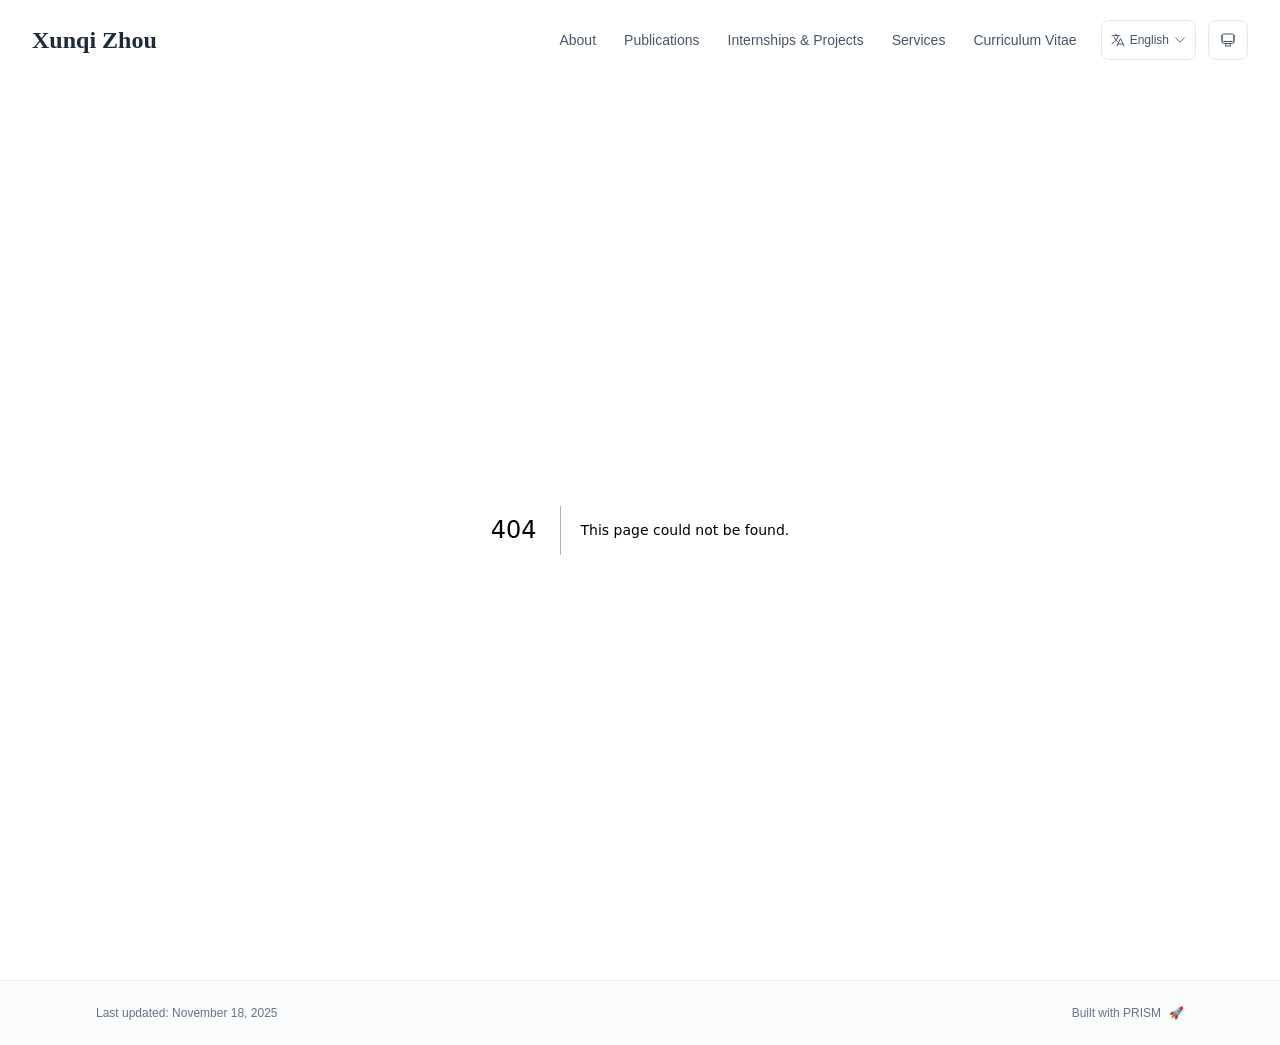
<file: 404/index.html>
<!DOCTYPE html><html lang="en" class="scroll-smooth"><head><meta charSet="utf-8"/><meta name="viewport" content="width=device-width, initial-scale=1"/><link rel="stylesheet" href="/_next/static/css/ee203730db8da4dd.css" data-precedence="next"/><link rel="preload" as="script" fetchPriority="low" href="/_next/static/chunks/webpack-af78f5c2c11af041.js"/><script src="/_next/static/chunks/4bd1b696-70b6d399998de86a.js" async=""></script><script src="/_next/static/chunks/684-5aaa8290a129f299.js" async=""></script><script src="/_next/static/chunks/main-app-04f399b0247b218c.js" async=""></script><script src="/_next/static/chunks/461-a9a5d7b05a71d978.js" async=""></script><script src="/_next/static/chunks/874-6cc630662f3664af.js" async=""></script><script src="/_next/static/chunks/291-e39730cc9327e39b.js" async=""></script><script src="/_next/static/chunks/app/layout-044123db405c82a5.js" async=""></script><meta name="robots" content="noindex"/><title>404: This page could not be found.</title><link rel="icon" href="/favicon.svg" type="image/svg+xml"/><link rel="dns-prefetch" href="https://jialeliu.com"/><link rel="preconnect" href="https://jialeliu.com" crossorigin=""/><link rel="preload" as="font" type="font/woff2" href="https://jialeliu.com/fonts/georgiab.woff2" crossorigin=""/><script>
              try {
                const theme = localStorage.getItem('theme-storage');
                const parsed = theme ? JSON.parse(theme) : null;
                const setting = parsed?.state?.theme || 'system';
                const prefersDark = typeof window !== 'undefined' && window.matchMedia && window.matchMedia('(prefers-color-scheme: dark)').matches;
                const effective = setting === 'dark' ? 'dark' : (setting === 'light' ? 'light' : (prefersDark ? 'dark' : 'light'));
                var root = document.documentElement;
                root.classList.add(effective);
                root.setAttribute('data-theme', effective);
              } catch (e) {
                var root = document.documentElement;
                root.classList.add('light');
                root.setAttribute('data-theme', 'light');
              }
            </script><script>
    try {
      const cfg = {"enabled":true,"locales":["zh","en"],"defaultLocale":"en","mode":"auto","fixedLocale":"en","persist":true,"switcher":true,"labels":{"zh":"中文","en":"English"}};
      const storageKey = 'locale-storage';
      const normalize = (value) => typeof value === 'string' ? value.trim().replace('_', '-').toLowerCase() : '';
      const matchLocale = (candidate) => {
        const normalized = normalize(candidate);
        if (!normalized) return null;
        if (cfg.locales.includes(normalized)) return normalized;
        const language = normalized.split('-')[0];
        if (cfg.locales.includes(language)) return language;
        return null;
      };

      let resolved = null;

      if (!cfg.enabled) {
        resolved = cfg.defaultLocale;
      } else if (cfg.persist) {
        resolved = matchLocale(localStorage.getItem(storageKey));
      }

      if (!resolved) {
        if (cfg.mode === 'fixed') {
          resolved = cfg.fixedLocale;
        } else {
          resolved = matchLocale(navigator.language);
        }
      }

      if (!resolved) {
        resolved = cfg.defaultLocale;
      }

      const root = document.documentElement;
      root.lang = resolved;
      root.setAttribute('data-locale', resolved);

      if (cfg.persist) {
        localStorage.setItem(storageKey, resolved);
      }
    } catch (e) {
      const root = document.documentElement;
      root.lang = 'en';
      root.setAttribute('data-locale', 'en');
    }
  </script><title>Xunqi Zhou</title><meta name="description" content="PhD student at the North China Electric Power University."/><meta name="author" content="Xunqi Zhou"/><meta name="keywords" content="Xunqi Zhou,PhD,Research,North China Electric Power University"/><meta name="creator" content="Xunqi Zhou"/><meta name="publisher" content="Xunqi Zhou"/><meta property="og:title" content="Xunqi Zhou"/><meta property="og:description" content="PhD student at the North China Electric Power University."/><meta property="og:site_name" content="Xunqi Zhou&#x27;s Academic Website"/><meta property="og:locale" content="en_US"/><meta property="og:type" content="website"/><meta name="twitter:card" content="summary"/><meta name="twitter:title" content="Xunqi Zhou"/><meta name="twitter:description" content="PhD student at the North China Electric Power University."/><link rel="icon" href="/favicon.svg"/><script>document.querySelectorAll('body link[rel="icon"], body link[rel="apple-touch-icon"]').forEach(el => document.head.appendChild(el))</script><script src="/_next/static/chunks/polyfills-42372ed130431b0a.js" noModule=""></script></head><body class="font-sans antialiased"><div style="visibility:hidden"><nav class="fixed top-0 left-0 right-0 z-50" data-headlessui-state=""><div class="transition-all duration-300 ease-out bg-transparent" style="transform:translateY(-100px)"><div class="max-w-7xl mx-auto px-4 sm:px-6 lg:px-8"><div class="flex justify-between items-center h-16 lg:h-20"><div class="flex-shrink-0" tabindex="0"><a class="text-xl lg:text-2xl font-serif font-semibold text-primary hover:text-accent transition-colors duration-200" href="/">Xunqi Zhou</a></div><div class="hidden lg:block"><div class="ml-10 flex items-center space-x-3"><div class="relative flex items-baseline space-x-1"><a data-nav-href="/" class="relative px-3 py-2 text-sm font-medium rounded-lg transition-colors duration-150 text-neutral-600" href="/">About</a><a data-nav-href="/publications" class="relative px-3 py-2 text-sm font-medium rounded-lg transition-colors duration-150 text-neutral-600" href="/publications/">Publications</a><a data-nav-href="/teaching" class="relative px-3 py-2 text-sm font-medium rounded-lg transition-colors duration-150 text-neutral-600" href="/teaching/">Internships &amp; Projects</a><a data-nav-href="/services" class="relative px-3 py-2 text-sm font-medium rounded-lg transition-colors duration-150 text-neutral-600" href="/services/">Services</a><a data-nav-href="/cv" class="relative px-3 py-2 text-sm font-medium rounded-lg transition-colors duration-150 text-neutral-600" href="/cv/">Curriculum Vitae</a></div><div class="flex items-center justify-center w-14 h-10 rounded-lg border border-neutral-200 dark:border-[rgba(148,163,184,0.24)] bg-background dark:bg-neutral-800"><div class="w-6 h-4 rounded bg-neutral-300 animate-pulse"></div></div><div class="flex items-center justify-center w-10 h-10 rounded-lg border border-neutral-200 dark:border-[rgba(148,163,184,0.24)] bg-background dark:bg-neutral-800"><div class="w-4 h-4 rounded-full bg-neutral-300 animate-pulse"></div></div></div></div><div class="lg:hidden flex items-center space-x-2"><div class="flex items-center justify-center w-14 h-10 rounded-lg border border-neutral-200 dark:border-[rgba(148,163,184,0.24)] bg-background dark:bg-neutral-800"><div class="w-6 h-4 rounded bg-neutral-300 animate-pulse"></div></div><div class="flex items-center justify-center w-10 h-10 rounded-lg border border-neutral-200 dark:border-[rgba(148,163,184,0.24)] bg-background dark:bg-neutral-800"><div class="w-4 h-4 rounded-full bg-neutral-300 animate-pulse"></div></div><button class="inline-flex items-center justify-center p-2 rounded-md text-neutral-600 hover:text-primary hover:bg-neutral-100 dark:hover:bg-neutral-800 focus:outline-none focus:ring-2 focus:ring-inset focus:ring-accent transition-colors duration-200" id="headlessui-disclosure-button-«R7pdb»" type="button" aria-expanded="false" data-headlessui-state=""><span class="sr-only">Open main menu</span><div><svg xmlns="http://www.w3.org/2000/svg" fill="none" viewBox="0 0 24 24" stroke-width="1.5" stroke="currentColor" aria-hidden="true" data-slot="icon" class="block h-6 w-6"><path stroke-linecap="round" stroke-linejoin="round" d="M3.75 6.75h16.5M3.75 12h16.5m-16.5 5.25h16.5"></path></svg></div></button></div></div></div></div></nav><main class="min-h-screen pt-16 lg:pt-20"><div style="font-family:system-ui,&quot;Segoe UI&quot;,Roboto,Helvetica,Arial,sans-serif,&quot;Apple Color Emoji&quot;,&quot;Segoe UI Emoji&quot;;height:100vh;text-align:center;display:flex;flex-direction:column;align-items:center;justify-content:center"><div><style>body{color:#000;background:#fff;margin:0}.next-error-h1{border-right:1px solid rgba(0,0,0,.3)}@media (prefers-color-scheme:dark){body{color:#fff;background:#000}.next-error-h1{border-right:1px solid rgba(255,255,255,.3)}}</style><h1 class="next-error-h1" style="display:inline-block;margin:0 20px 0 0;padding:0 23px 0 0;font-size:24px;font-weight:500;vertical-align:top;line-height:49px">404</h1><div style="display:inline-block"><h2 style="font-size:14px;font-weight:400;line-height:49px;margin:0">This page could not be found.</h2></div></div></div><!--$--><!--/$--><!--$--><!--/$--></main><footer class="border-t border-neutral-200/50 bg-neutral-50/50 dark:bg-neutral-900/50 dark:border-neutral-700/50"><div class="max-w-6xl mx-auto px-4 sm:px-6 lg:px-8 py-6"><div class="flex flex-col sm:flex-row justify-between items-center gap-2"><p class="text-xs text-neutral-500">Last updated<!-- -->: <!-- -->November 18, 2025</p><p class="text-xs text-neutral-500 flex items-center"><a href="https://github.com/xyjoey/PRISM" target="_blank" rel="noopener noreferrer">Built with PRISM</a><span class="ml-2">🚀</span></p></div></div></footer></div><script src="/_next/static/chunks/webpack-af78f5c2c11af041.js" async=""></script><script>(self.__next_f=self.__next_f||[]).push([0])</script><script>self.__next_f.push([1,"1:\"$Sreact.fragment\"\n3:I[3719,[\"461\",\"static/chunks/461-a9a5d7b05a71d978.js\",\"874\",\"static/chunks/874-6cc630662f3664af.js\",\"291\",\"static/chunks/291-e39730cc9327e39b.js\",\"177\",\"static/chunks/app/layout-044123db405c82a5.js\"],\"ThemeProvider\"]\n4:I[310,[\"461\",\"static/chunks/461-a9a5d7b05a71d978.js\",\"874\",\"static/chunks/874-6cc630662f3664af.js\",\"291\",\"static/chunks/291-e39730cc9327e39b.js\",\"177\",\"static/chunks/app/layout-044123db405c82a5.js\"],\"LocaleProvider\"]\n5:I[4574,[\"461\",\"static/chunks/461-a9a5d7b05a71d978.js\",\"874\",\"static/chunks/874-6cc630662f3664af.js\",\"291\",\"static/chunks/291-e39730cc9327e39b.js\",\"177\",\"static/chunks/app/layout-044123db405c82a5.js\"],\"default\"]\n6:I[7555,[],\"\"]\n7:I[1295,[],\"\"]\n8:I[2548,[\"461\",\"static/chunks/461-a9a5d7b05a71d978.js\",\"874\",\"static/chunks/874-6cc630662f3664af.js\",\"291\",\"static/chunks/291-e39730cc9327e39b.js\",\"177\",\"static/chunks/app/layout-044123db405c82a5.js\"],\"default\"]\n9:I[9665,[],\"MetadataBoundary\"]\nb:I[9665,[],\"OutletBoundary\"]\ne:I[4911,[],\"AsyncMetadataOutlet\"]\n10:I[9665,[],\"ViewportBoundary\"]\n12:I[6614,[],\"\"]\n:HL[\"/_next/static/css/ee203730db8da4dd.css\",\"style\"]\n2:T5d7,\n    try {\n      const cfg = {\"enabled\":true,\"locales\":[\"zh\",\"en\"],\"defaultLocale\":\"en\",\"mode\":\"auto\",\"fixedLocale\":\"en\",\"persist\":true,\"switcher\":true,\"labels\":{\"zh\":\"中文\",\"en\":\"English\"}};\n      const storageKey = 'locale-storage';\n      const normalize = (value) =\u003e typeof value === 'string' ? value.trim().replace('_', '-').toLowerCase() : '';\n      const matchLocale = (candidate) =\u003e {\n        const normalized = normalize(candidate);\n        if (!normalized) return null;\n        if (cfg.locales.includes(normalized)) return normalized;\n        const language = normalized.split('-')[0];\n        if (cfg.locales.includes(language)) return language;\n        return null;\n      };\n\n      let resolved = null;\n\n      if (!cfg.enabled) {\n        resolved = cfg.defaultLocale;\n      } else if (cfg.persist) {\n        resolved = matchLocale(localStorage.getItem(storageKey));\n      }\n\n      if (!resolved) {\n        if ("])</script><script>self.__next_f.push([1,"cfg.mode === 'fixed') {\n          resolved = cfg.fixedLocale;\n        } else {\n          resolved = matchLocale(navigator.language);\n        }\n      }\n\n      if (!resolved) {\n        resolved = cfg.defaultLocale;\n      }\n\n      const root = document.documentElement;\n      root.lang = resolved;\n      root.setAttribute('data-locale', resolved);\n\n      if (cfg.persist) {\n        localStorage.setItem(storageKey, resolved);\n      }\n    } catch (e) {\n      const root = document.documentElement;\n      root.lang = 'en';\n      root.setAttribute('data-locale', 'en');\n    }\n  "])</script><script>self.__next_f.push([1,"0:{\"P\":null,\"b\":\"Pb2FgBvVizrtIe_Uu4GIU\",\"p\":\"\",\"c\":[\"\",\"_not-found\",\"\"],\"i\":false,\"f\":[[[\"\",{\"children\":[\"/_not-found\",{\"children\":[\"__PAGE__\",{}]}]},\"$undefined\",\"$undefined\",true],[\"\",[\"$\",\"$1\",\"c\",{\"children\":[[[\"$\",\"link\",\"0\",{\"rel\":\"stylesheet\",\"href\":\"/_next/static/css/ee203730db8da4dd.css\",\"precedence\":\"next\",\"crossOrigin\":\"$undefined\",\"nonce\":\"$undefined\"}]],[\"$\",\"html\",null,{\"lang\":\"en\",\"className\":\"scroll-smooth\",\"suppressHydrationWarning\":true,\"children\":[[\"$\",\"head\",null,{\"children\":[[\"$\",\"link\",null,{\"rel\":\"icon\",\"href\":\"/favicon.svg\",\"type\":\"image/svg+xml\"}],[\"$\",\"link\",null,{\"rel\":\"dns-prefetch\",\"href\":\"https://jialeliu.com\"}],[\"$\",\"link\",null,{\"rel\":\"preconnect\",\"href\":\"https://jialeliu.com\",\"crossOrigin\":\"\"}],[\"$\",\"link\",null,{\"rel\":\"preload\",\"as\":\"font\",\"type\":\"font/woff2\",\"href\":\"https://jialeliu.com/fonts/georgiab.woff2\",\"crossOrigin\":\"\"}],[\"$\",\"script\",null,{\"dangerouslySetInnerHTML\":{\"__html\":\"\\n              try {\\n                const theme = localStorage.getItem('theme-storage');\\n                const parsed = theme ? JSON.parse(theme) : null;\\n                const setting = parsed?.state?.theme || 'system';\\n                const prefersDark = typeof window !== 'undefined' \u0026\u0026 window.matchMedia \u0026\u0026 window.matchMedia('(prefers-color-scheme: dark)').matches;\\n                const effective = setting === 'dark' ? 'dark' : (setting === 'light' ? 'light' : (prefersDark ? 'dark' : 'light'));\\n                var root = document.documentElement;\\n                root.classList.add(effective);\\n                root.setAttribute('data-theme', effective);\\n              } catch (e) {\\n                var root = document.documentElement;\\n                root.classList.add('light');\\n                root.setAttribute('data-theme', 'light');\\n              }\\n            \"}}],[\"$\",\"script\",null,{\"dangerouslySetInnerHTML\":{\"__html\":\"$2\"}}]]}],[\"$\",\"body\",null,{\"className\":\"font-sans antialiased\",\"children\":[\"$\",\"$L3\",null,{\"children\":[\"$\",\"$L4\",null,{\"config\":{\"enabled\":true,\"locales\":[\"zh\",\"en\"],\"defaultLocale\":\"en\",\"mode\":\"auto\",\"fixedLocale\":\"en\",\"persist\":true,\"switcher\":true,\"labels\":{\"zh\":\"中文\",\"en\":\"English\"}},\"children\":[[\"$\",\"$L5\",null,{\"items\":[{\"title\":\"About\",\"type\":\"page\",\"target\":\"about\",\"href\":\"/\"},{\"title\":\"Publications\",\"type\":\"page\",\"target\":\"publications\",\"href\":\"/publications\"},{\"title\":\"Internships \u0026 Projects\",\"type\":\"page\",\"target\":\"teaching\",\"href\":\"/teaching\"},{\"title\":\"Services\",\"type\":\"page\",\"target\":\"services\",\"href\":\"/services\"},{\"title\":\"Curriculum Vitae\",\"type\":\"page\",\"target\":\"cv\",\"href\":\"/cv\"}],\"siteTitle\":\"Xunqi Zhou\",\"enableOnePageMode\":false,\"i18n\":\"$0:f:0:1:1:props:children:1:props:children:1:props:children:props:children:props:config\",\"itemsByLocale\":{\"zh\":[{\"title\":\"关于我\",\"type\":\"page\",\"target\":\"about\",\"href\":\"/\"},{\"title\":\"论文\",\"type\":\"page\",\"target\":\"publications\",\"href\":\"/publications\"},{\"title\":\"实习与项目\",\"type\":\"page\",\"target\":\"teaching\",\"href\":\"/teaching\"},{\"title\":\"服务\",\"type\":\"page\",\"target\":\"services\",\"href\":\"/services\"},{\"title\":\"简历\",\"type\":\"page\",\"target\":\"cv\",\"href\":\"/cv\"}],\"en\":[{\"title\":\"About\",\"type\":\"page\",\"target\":\"about\",\"href\":\"/\"},{\"title\":\"Publications\",\"type\":\"page\",\"target\":\"publications\",\"href\":\"/publications\"},{\"title\":\"Internships \u0026 Projects\",\"type\":\"page\",\"target\":\"teaching\",\"href\":\"/teaching\"},{\"title\":\"Services\",\"type\":\"page\",\"target\":\"services\",\"href\":\"/services\"},{\"title\":\"Curriculum Vitae\",\"type\":\"page\",\"target\":\"cv\",\"href\":\"/cv\"}]},\"siteTitleByLocale\":{\"zh\":\"周迅琪\",\"en\":\"Xunqi Zhou\"}}],[\"$\",\"main\",null,{\"className\":\"min-h-screen pt-16 lg:pt-20\",\"children\":[\"$\",\"$L6\",null,{\"parallelRouterKey\":\"children\",\"error\":\"$undefined\",\"errorStyles\":\"$undefined\",\"errorScripts\":\"$undefined\",\"template\":[\"$\",\"$L7\",null,{}],\"templateStyles\":\"$undefined\",\"templateScripts\":\"$undefined\",\"notFound\":[[[\"$\",\"title\",null,{\"children\":\"404: This page could not be found.\"}],[\"$\",\"div\",null,{\"style\":{\"fontFamily\":\"system-ui,\\\"Segoe UI\\\",Roboto,Helvetica,Arial,sans-serif,\\\"Apple Color Emoji\\\",\\\"Segoe UI Emoji\\\"\",\"height\":\"100vh\",\"textAlign\":\"center\",\"display\":\"flex\",\"flexDirection\":\"column\",\"alignItems\":\"center\",\"justifyContent\":\"center\"},\"children\":[\"$\",\"div\",null,{\"children\":[[\"$\",\"style\",null,{\"dangerouslySetInnerHTML\":{\"__html\":\"body{color:#000;background:#fff;margin:0}.next-error-h1{border-right:1px solid rgba(0,0,0,.3)}@media (prefers-color-scheme:dark){body{color:#fff;background:#000}.next-error-h1{border-right:1px solid rgba(255,255,255,.3)}}\"}}],[\"$\",\"h1\",null,{\"className\":\"next-error-h1\",\"style\":{\"display\":\"inline-block\",\"margin\":\"0 20px 0 0\",\"padding\":\"0 23px 0 0\",\"fontSize\":24,\"fontWeight\":500,\"verticalAlign\":\"top\",\"lineHeight\":\"49px\"},\"children\":404}],[\"$\",\"div\",null,{\"style\":{\"display\":\"inline-block\"},\"children\":[\"$\",\"h2\",null,{\"style\":{\"fontSize\":14,\"fontWeight\":400,\"lineHeight\":\"49px\",\"margin\":0},\"children\":\"This page could not be found.\"}]}]]}]}]],[]],\"forbidden\":\"$undefined\",\"unauthorized\":\"$undefined\"}]}],[\"$\",\"$L8\",null,{\"lastUpdated\":\"November 18, 2025\",\"lastUpdatedByLocale\":{\"zh\":\"2026年06月18日\",\"en\":\"November 18, 2025\"},\"defaultLocale\":\"en\"}]]}]}]}]]}]]}],{\"children\":[\"/_not-found\",[\"$\",\"$1\",\"c\",{\"children\":[null,[\"$\",\"$L6\",null,{\"parallelRouterKey\":\"children\",\"error\":\"$undefined\",\"errorStyles\":\"$undefined\",\"errorScripts\":\"$undefined\",\"template\":[\"$\",\"$L7\",null,{}],\"templateStyles\":\"$undefined\",\"templateScripts\":\"$undefined\",\"notFound\":\"$undefined\",\"forbidden\":\"$undefined\",\"unauthorized\":\"$undefined\"}]]}],{\"children\":[\"__PAGE__\",[\"$\",\"$1\",\"c\",{\"children\":[[[\"$\",\"title\",null,{\"children\":\"404: This page could not be found.\"}],[\"$\",\"div\",null,{\"style\":\"$0:f:0:1:1:props:children:1:props:children:1:props:children:props:children:props:children:1:props:children:props:notFound:0:1:props:style\",\"children\":[\"$\",\"div\",null,{\"children\":[[\"$\",\"style\",null,{\"dangerouslySetInnerHTML\":{\"__html\":\"body{color:#000;background:#fff;margin:0}.next-error-h1{border-right:1px solid rgba(0,0,0,.3)}@media (prefers-color-scheme:dark){body{color:#fff;background:#000}.next-error-h1{border-right:1px solid rgba(255,255,255,.3)}}\"}}],[\"$\",\"h1\",null,{\"className\":\"next-error-h1\",\"style\":\"$0:f:0:1:1:props:children:1:props:children:1:props:children:props:children:props:children:1:props:children:props:notFound:0:1:props:children:props:children:1:props:style\",\"children\":404}],[\"$\",\"div\",null,{\"style\":\"$0:f:0:1:1:props:children:1:props:children:1:props:children:props:children:props:children:1:props:children:props:notFound:0:1:props:children:props:children:2:props:style\",\"children\":[\"$\",\"h2\",null,{\"style\":\"$0:f:0:1:1:props:children:1:props:children:1:props:children:props:children:props:children:1:props:children:props:notFound:0:1:props:children:props:children:2:props:children:props:style\",\"children\":\"This page could not be found.\"}]}]]}]}]],[\"$\",\"$L9\",null,{\"children\":\"$La\"}],null,[\"$\",\"$Lb\",null,{\"children\":[\"$Lc\",\"$Ld\",[\"$\",\"$Le\",null,{\"promise\":\"$@f\"}]]}]]}],{},null,false]},null,false]},null,false],[\"$\",\"$1\",\"h\",{\"children\":[[\"$\",\"meta\",null,{\"name\":\"robots\",\"content\":\"noindex\"}],[\"$\",\"$1\",\"1XNWLJyVc9cWAeukVqrFT\",{\"children\":[[\"$\",\"$L10\",null,{\"children\":\"$L11\"}],null]}],null]}],false]],\"m\":\"$undefined\",\"G\":[\"$12\",\"$undefined\"],\"s\":false,\"S\":true}\n"])</script><script>self.__next_f.push([1,"13:\"$Sreact.suspense\"\n14:I[4911,[],\"AsyncMetadata\"]\na:[\"$\",\"$13\",null,{\"fallback\":null,\"children\":[\"$\",\"$L14\",null,{\"promise\":\"$@15\"}]}]\n"])</script><script>self.__next_f.push([1,"d:null\n"])</script><script>self.__next_f.push([1,"11:[[\"$\",\"meta\",\"0\",{\"charSet\":\"utf-8\"}],[\"$\",\"meta\",\"1\",{\"name\":\"viewport\",\"content\":\"width=device-width, initial-scale=1\"}]]\nc:null\n"])</script><script>self.__next_f.push([1,"15:{\"metadata\":[[\"$\",\"title\",\"0\",{\"children\":\"Xunqi Zhou\"}],[\"$\",\"meta\",\"1\",{\"name\":\"description\",\"content\":\"PhD student at the North China Electric Power University.\"}],[\"$\",\"meta\",\"2\",{\"name\":\"author\",\"content\":\"Xunqi Zhou\"}],[\"$\",\"meta\",\"3\",{\"name\":\"keywords\",\"content\":\"Xunqi Zhou,PhD,Research,North China Electric Power University\"}],[\"$\",\"meta\",\"4\",{\"name\":\"creator\",\"content\":\"Xunqi Zhou\"}],[\"$\",\"meta\",\"5\",{\"name\":\"publisher\",\"content\":\"Xunqi Zhou\"}],[\"$\",\"meta\",\"6\",{\"property\":\"og:title\",\"content\":\"Xunqi Zhou\"}],[\"$\",\"meta\",\"7\",{\"property\":\"og:description\",\"content\":\"PhD student at the North China Electric Power University.\"}],[\"$\",\"meta\",\"8\",{\"property\":\"og:site_name\",\"content\":\"Xunqi Zhou's Academic Website\"}],[\"$\",\"meta\",\"9\",{\"property\":\"og:locale\",\"content\":\"en_US\"}],[\"$\",\"meta\",\"10\",{\"property\":\"og:type\",\"content\":\"website\"}],[\"$\",\"meta\",\"11\",{\"name\":\"twitter:card\",\"content\":\"summary\"}],[\"$\",\"meta\",\"12\",{\"name\":\"twitter:title\",\"content\":\"Xunqi Zhou\"}],[\"$\",\"meta\",\"13\",{\"name\":\"twitter:description\",\"content\":\"PhD student at the North China Electric Power University.\"}],[\"$\",\"link\",\"14\",{\"rel\":\"icon\",\"href\":\"/favicon.svg\"}]],\"error\":null,\"digest\":\"$undefined\"}\nf:{\"metadata\":\"$15:metadata\",\"error\":null,\"digest\":\"$undefined\"}\n"])</script></body></html>
</file>
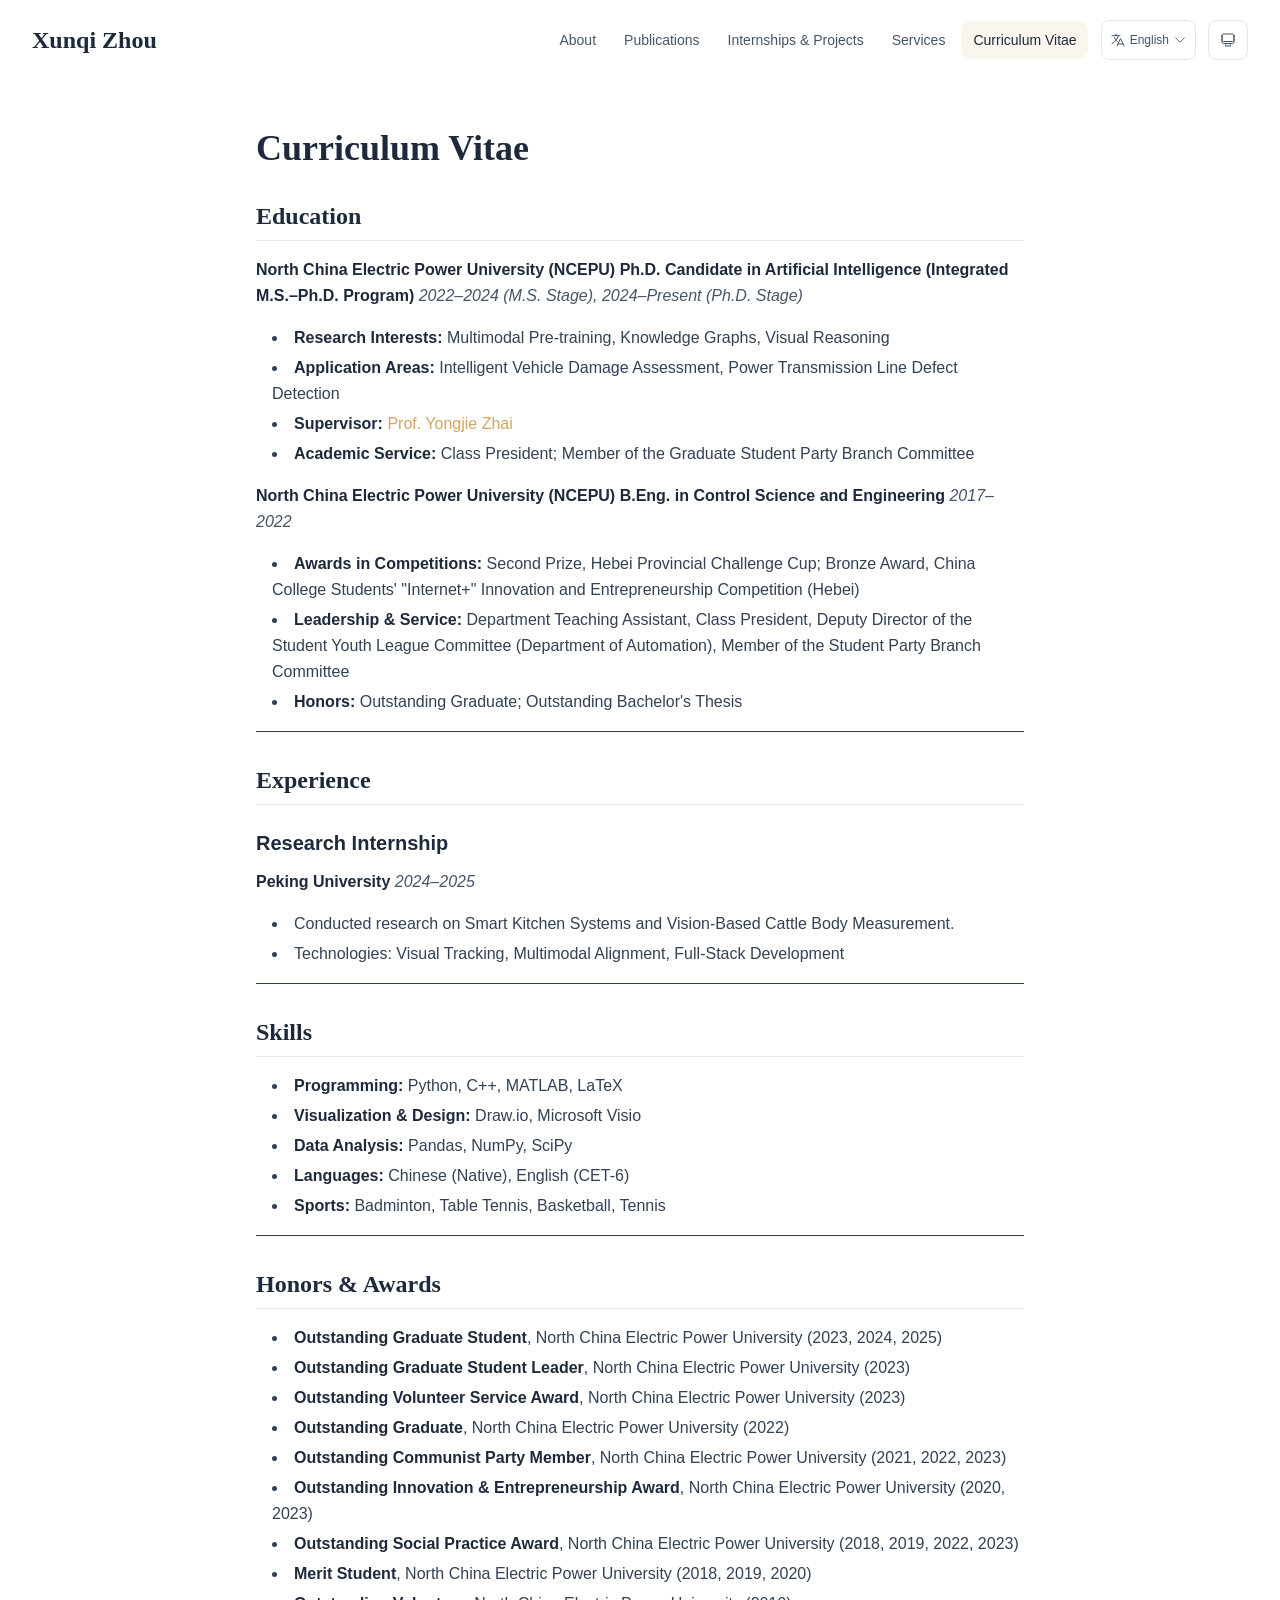
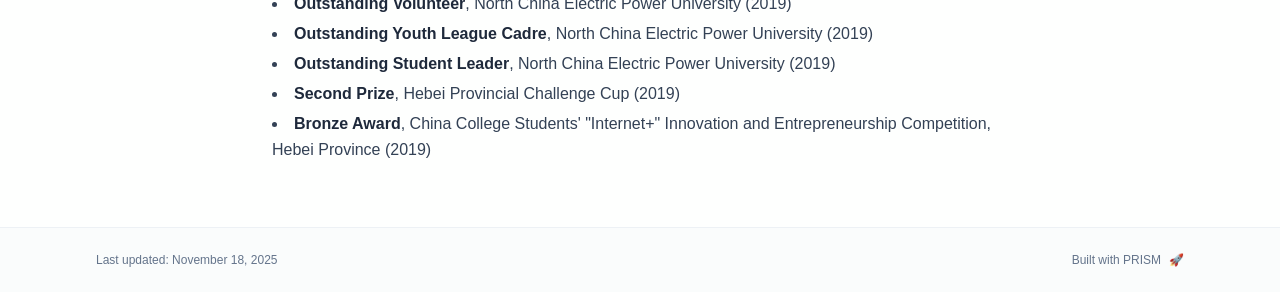
<file: cv/index.html>
<!DOCTYPE html><html lang="en" class="scroll-smooth"><head><meta charSet="utf-8"/><meta name="viewport" content="width=device-width, initial-scale=1"/><link rel="stylesheet" href="/_next/static/css/ee203730db8da4dd.css" data-precedence="next"/><link rel="preload" as="script" fetchPriority="low" href="/_next/static/chunks/webpack-af78f5c2c11af041.js"/><script src="/_next/static/chunks/4bd1b696-70b6d399998de86a.js" async=""></script><script src="/_next/static/chunks/684-5aaa8290a129f299.js" async=""></script><script src="/_next/static/chunks/main-app-04f399b0247b218c.js" async=""></script><script src="/_next/static/chunks/461-a9a5d7b05a71d978.js" async=""></script><script src="/_next/static/chunks/874-6cc630662f3664af.js" async=""></script><script src="/_next/static/chunks/291-e39730cc9327e39b.js" async=""></script><script src="/_next/static/chunks/app/layout-044123db405c82a5.js" async=""></script><script src="/_next/static/chunks/314-e3b81037544f2c12.js" async=""></script><script src="/_next/static/chunks/748-6d208724f7090f54.js" async=""></script><script src="/_next/static/chunks/app/%5Bslug%5D/page-055cbaa810eacc4e.js" async=""></script><link rel="icon" href="/favicon.svg" type="image/svg+xml"/><link rel="dns-prefetch" href="https://jialeliu.com"/><link rel="preconnect" href="https://jialeliu.com" crossorigin=""/><link rel="preload" as="font" type="font/woff2" href="https://jialeliu.com/fonts/georgiab.woff2" crossorigin=""/><script>
              try {
                const theme = localStorage.getItem('theme-storage');
                const parsed = theme ? JSON.parse(theme) : null;
                const setting = parsed?.state?.theme || 'system';
                const prefersDark = typeof window !== 'undefined' && window.matchMedia && window.matchMedia('(prefers-color-scheme: dark)').matches;
                const effective = setting === 'dark' ? 'dark' : (setting === 'light' ? 'light' : (prefersDark ? 'dark' : 'light'));
                var root = document.documentElement;
                root.classList.add(effective);
                root.setAttribute('data-theme', effective);
              } catch (e) {
                var root = document.documentElement;
                root.classList.add('light');
                root.setAttribute('data-theme', 'light');
              }
            </script><script>
    try {
      const cfg = {"enabled":true,"locales":["zh","en"],"defaultLocale":"en","mode":"auto","fixedLocale":"en","persist":true,"switcher":true,"labels":{"zh":"中文","en":"English"}};
      const storageKey = 'locale-storage';
      const normalize = (value) => typeof value === 'string' ? value.trim().replace('_', '-').toLowerCase() : '';
      const matchLocale = (candidate) => {
        const normalized = normalize(candidate);
        if (!normalized) return null;
        if (cfg.locales.includes(normalized)) return normalized;
        const language = normalized.split('-')[0];
        if (cfg.locales.includes(language)) return language;
        return null;
      };

      let resolved = null;

      if (!cfg.enabled) {
        resolved = cfg.defaultLocale;
      } else if (cfg.persist) {
        resolved = matchLocale(localStorage.getItem(storageKey));
      }

      if (!resolved) {
        if (cfg.mode === 'fixed') {
          resolved = cfg.fixedLocale;
        } else {
          resolved = matchLocale(navigator.language);
        }
      }

      if (!resolved) {
        resolved = cfg.defaultLocale;
      }

      const root = document.documentElement;
      root.lang = resolved;
      root.setAttribute('data-locale', resolved);

      if (cfg.persist) {
        localStorage.setItem(storageKey, resolved);
      }
    } catch (e) {
      const root = document.documentElement;
      root.lang = 'en';
      root.setAttribute('data-locale', 'en');
    }
  </script><title>Curriculum Vitae | Xunqi Zhou</title><meta name="author" content="Xunqi Zhou"/><meta name="keywords" content="Xunqi Zhou,PhD,Research,North China Electric Power University"/><meta name="creator" content="Xunqi Zhou"/><meta name="publisher" content="Xunqi Zhou"/><meta property="og:title" content="Xunqi Zhou"/><meta property="og:description" content="PhD student at the North China Electric Power University."/><meta property="og:site_name" content="Xunqi Zhou&#x27;s Academic Website"/><meta property="og:locale" content="en_US"/><meta property="og:type" content="website"/><meta name="twitter:card" content="summary"/><meta name="twitter:title" content="Xunqi Zhou"/><meta name="twitter:description" content="PhD student at the North China Electric Power University."/><link rel="icon" href="/favicon.svg"/><script>document.querySelectorAll('body link[rel="icon"], body link[rel="apple-touch-icon"]').forEach(el => document.head.appendChild(el))</script><script src="/_next/static/chunks/polyfills-42372ed130431b0a.js" noModule=""></script></head><body class="font-sans antialiased"><div style="visibility:hidden"><nav class="fixed top-0 left-0 right-0 z-50" data-headlessui-state=""><div class="transition-all duration-300 ease-out bg-transparent" style="transform:translateY(-100px)"><div class="max-w-7xl mx-auto px-4 sm:px-6 lg:px-8"><div class="flex justify-between items-center h-16 lg:h-20"><div class="flex-shrink-0" tabindex="0"><a class="text-xl lg:text-2xl font-serif font-semibold text-primary hover:text-accent transition-colors duration-200" href="/">Xunqi Zhou</a></div><div class="hidden lg:block"><div class="ml-10 flex items-center space-x-3"><div class="relative flex items-baseline space-x-1"><a data-nav-href="/" class="relative px-3 py-2 text-sm font-medium rounded-lg transition-colors duration-150 text-neutral-600" href="/">About</a><a data-nav-href="/publications" class="relative px-3 py-2 text-sm font-medium rounded-lg transition-colors duration-150 text-neutral-600" href="/publications/">Publications</a><a data-nav-href="/teaching" class="relative px-3 py-2 text-sm font-medium rounded-lg transition-colors duration-150 text-neutral-600" href="/teaching/">Internships &amp; Projects</a><a data-nav-href="/services" class="relative px-3 py-2 text-sm font-medium rounded-lg transition-colors duration-150 text-neutral-600" href="/services/">Services</a><a data-nav-href="/cv" class="relative px-3 py-2 text-sm font-medium rounded-lg transition-colors duration-150 text-primary" href="/cv/">Curriculum Vitae</a></div><div class="flex items-center justify-center w-14 h-10 rounded-lg border border-neutral-200 dark:border-[rgba(148,163,184,0.24)] bg-background dark:bg-neutral-800"><div class="w-6 h-4 rounded bg-neutral-300 animate-pulse"></div></div><div class="flex items-center justify-center w-10 h-10 rounded-lg border border-neutral-200 dark:border-[rgba(148,163,184,0.24)] bg-background dark:bg-neutral-800"><div class="w-4 h-4 rounded-full bg-neutral-300 animate-pulse"></div></div></div></div><div class="lg:hidden flex items-center space-x-2"><div class="flex items-center justify-center w-14 h-10 rounded-lg border border-neutral-200 dark:border-[rgba(148,163,184,0.24)] bg-background dark:bg-neutral-800"><div class="w-6 h-4 rounded bg-neutral-300 animate-pulse"></div></div><div class="flex items-center justify-center w-10 h-10 rounded-lg border border-neutral-200 dark:border-[rgba(148,163,184,0.24)] bg-background dark:bg-neutral-800"><div class="w-4 h-4 rounded-full bg-neutral-300 animate-pulse"></div></div><button class="inline-flex items-center justify-center p-2 rounded-md text-neutral-600 hover:text-primary hover:bg-neutral-100 dark:hover:bg-neutral-800 focus:outline-none focus:ring-2 focus:ring-inset focus:ring-accent transition-colors duration-200" id="headlessui-disclosure-button-«R7pdb»" type="button" aria-expanded="false" data-headlessui-state=""><span class="sr-only">Open main menu</span><div><svg xmlns="http://www.w3.org/2000/svg" fill="none" viewBox="0 0 24 24" stroke-width="1.5" stroke="currentColor" aria-hidden="true" data-slot="icon" class="block h-6 w-6"><path stroke-linecap="round" stroke-linejoin="round" d="M3.75 6.75h16.5M3.75 12h16.5m-16.5 5.25h16.5"></path></svg></div></button></div></div></div></div></nav><main class="min-h-screen pt-16 lg:pt-20"><div class="max-w-4xl mx-auto px-4 sm:px-6 lg:px-8 py-12"><div class="max-w-3xl mx-auto" style="opacity:0;transform:translateY(20px)"><h1 class="text-4xl font-serif font-bold text-primary mb-4">Curriculum Vitae</h1><div class="text-neutral-700 dark:text-neutral-600 leading-relaxed"><h2 class="text-2xl font-serif font-bold text-primary mt-8 mb-4 border-b border-neutral-200 dark:border-neutral-800 pb-2">Education</h2>
<p class="mb-4 last:mb-0"><strong class="font-semibold text-primary">North China Electric Power University (NCEPU)</strong>
<strong class="font-semibold text-primary">Ph.D. Candidate in Artificial Intelligence (Integrated M.S.–Ph.D. Program)</strong>
<em class="italic text-neutral-600 dark:text-neutral-500">2022–2024 (M.S. Stage), 2024–Present (Ph.D. Stage)</em></p>
<ul class="list-disc list-inside mb-4 space-y-1 ml-4">
<li class="mb-1"><strong class="font-semibold text-primary">Research Interests:</strong> Multimodal Pre-training, Knowledge Graphs, Visual Reasoning</li>
<li class="mb-1"><strong class="font-semibold text-primary">Application Areas:</strong> Intelligent Vehicle Damage Assessment, Power Transmission Line Defect Detection</li>
<li class="mb-1"><strong class="font-semibold text-primary">Supervisor:</strong> <a href="https://zdh.ncepu.edu.cn/szdw/gjys_e6d3067c550347ec9bf04eceec0157bc/js_e6d3067c550347ec9bf04eceec0157bc/b6850ca399a54360b91c17b18b7288e2.htm" node="[object Object]" target="_blank" rel="noopener noreferrer" class="text-accent font-medium transition-all duration-200 rounded hover:bg-accent/10 hover:shadow-sm">Prof. Yongjie Zhai</a></li>
<li class="mb-1"><strong class="font-semibold text-primary">Academic Service:</strong> Class President; Member of the Graduate Student Party Branch Committee</li>
</ul>
<p class="mb-4 last:mb-0"><strong class="font-semibold text-primary">North China Electric Power University (NCEPU)</strong>
<strong class="font-semibold text-primary">B.Eng. in Control Science and Engineering</strong>
<em class="italic text-neutral-600 dark:text-neutral-500">2017–2022</em></p>
<ul class="list-disc list-inside mb-4 space-y-1 ml-4">
<li class="mb-1"><strong class="font-semibold text-primary">Awards in Competitions:</strong> Second Prize, Hebei Provincial Challenge Cup; Bronze Award, China College Students&#x27; &quot;Internet+&quot; Innovation and Entrepreneurship Competition (Hebei)</li>
<li class="mb-1"><strong class="font-semibold text-primary">Leadership &amp; Service:</strong> Department Teaching Assistant, Class President, Deputy Director of the Student Youth League Committee (Department of Automation), Member of the Student Party Branch Committee</li>
<li class="mb-1"><strong class="font-semibold text-primary">Honors:</strong> Outstanding Graduate; Outstanding Bachelor&#x27;s Thesis</li>
</ul>
<hr/>
<h2 class="text-2xl font-serif font-bold text-primary mt-8 mb-4 border-b border-neutral-200 dark:border-neutral-800 pb-2">Experience</h2>
<h3 class="text-xl font-semibold text-primary mt-6 mb-3">Research Internship</h3>
<p class="mb-4 last:mb-0"><strong class="font-semibold text-primary">Peking University</strong>
<em class="italic text-neutral-600 dark:text-neutral-500">2024–2025</em></p>
<ul class="list-disc list-inside mb-4 space-y-1 ml-4">
<li class="mb-1">Conducted research on Smart Kitchen Systems and Vision-Based Cattle Body Measurement.</li>
<li class="mb-1">Technologies: Visual Tracking, Multimodal Alignment, Full-Stack Development</li>
</ul>
<hr/>
<h2 class="text-2xl font-serif font-bold text-primary mt-8 mb-4 border-b border-neutral-200 dark:border-neutral-800 pb-2">Skills</h2>
<ul class="list-disc list-inside mb-4 space-y-1 ml-4">
<li class="mb-1"><strong class="font-semibold text-primary">Programming:</strong> Python, C++, MATLAB, LaTeX</li>
<li class="mb-1"><strong class="font-semibold text-primary">Visualization &amp; Design:</strong> Draw.io, Microsoft Visio</li>
<li class="mb-1"><strong class="font-semibold text-primary">Data Analysis:</strong> Pandas, NumPy, SciPy</li>
<li class="mb-1"><strong class="font-semibold text-primary">Languages:</strong> Chinese (Native), English (CET-6)</li>
<li class="mb-1"><strong class="font-semibold text-primary">Sports:</strong> Badminton, Table Tennis, Basketball, Tennis</li>
</ul>
<hr/>
<h2 class="text-2xl font-serif font-bold text-primary mt-8 mb-4 border-b border-neutral-200 dark:border-neutral-800 pb-2">Honors &amp; Awards</h2>
<ul class="list-disc list-inside mb-4 space-y-1 ml-4">
<li class="mb-1"><strong class="font-semibold text-primary">Outstanding Graduate Student</strong>, North China Electric Power University (2023, 2024, 2025)</li>
<li class="mb-1"><strong class="font-semibold text-primary">Outstanding Graduate Student Leader</strong>, North China Electric Power University (2023)</li>
<li class="mb-1"><strong class="font-semibold text-primary">Outstanding Volunteer Service Award</strong>, North China Electric Power University (2023)</li>
<li class="mb-1"><strong class="font-semibold text-primary">Outstanding Graduate</strong>, North China Electric Power University (2022)</li>
<li class="mb-1"><strong class="font-semibold text-primary">Outstanding Communist Party Member</strong>, North China Electric Power University (2021, 2022, 2023)</li>
<li class="mb-1"><strong class="font-semibold text-primary">Outstanding Innovation &amp; Entrepreneurship Award</strong>, North China Electric Power University (2020, 2023)</li>
<li class="mb-1"><strong class="font-semibold text-primary">Outstanding Social Practice Award</strong>, North China Electric Power University (2018, 2019, 2022, 2023)</li>
<li class="mb-1"><strong class="font-semibold text-primary">Merit Student</strong>, North China Electric Power University (2018, 2019, 2020)</li>
<li class="mb-1"><strong class="font-semibold text-primary">Outstanding Volunteer</strong>, North China Electric Power University (2019)</li>
<li class="mb-1"><strong class="font-semibold text-primary">Outstanding Youth League Cadre</strong>, North China Electric Power University (2019)</li>
<li class="mb-1"><strong class="font-semibold text-primary">Outstanding Student Leader</strong>, North China Electric Power University (2019)</li>
<li class="mb-1"><strong class="font-semibold text-primary">Second Prize</strong>, Hebei Provincial Challenge Cup (2019)</li>
<li class="mb-1"><strong class="font-semibold text-primary">Bronze Award</strong>, China College Students&#x27; &quot;Internet+&quot; Innovation and Entrepreneurship Competition, Hebei Province (2019)</li>
</ul></div></div></div><!--$--><!--/$--><!--$--><!--/$--></main><footer class="border-t border-neutral-200/50 bg-neutral-50/50 dark:bg-neutral-900/50 dark:border-neutral-700/50"><div class="max-w-6xl mx-auto px-4 sm:px-6 lg:px-8 py-6"><div class="flex flex-col sm:flex-row justify-between items-center gap-2"><p class="text-xs text-neutral-500">Last updated<!-- -->: <!-- -->November 18, 2025</p><p class="text-xs text-neutral-500 flex items-center"><a href="https://github.com/xyjoey/PRISM" target="_blank" rel="noopener noreferrer">Built with PRISM</a><span class="ml-2">🚀</span></p></div></div></footer></div><script src="/_next/static/chunks/webpack-af78f5c2c11af041.js" async=""></script><script>(self.__next_f=self.__next_f||[]).push([0])</script><script>self.__next_f.push([1,"1:\"$Sreact.fragment\"\n3:I[3719,[\"461\",\"static/chunks/461-a9a5d7b05a71d978.js\",\"874\",\"static/chunks/874-6cc630662f3664af.js\",\"291\",\"static/chunks/291-e39730cc9327e39b.js\",\"177\",\"static/chunks/app/layout-044123db405c82a5.js\"],\"ThemeProvider\"]\n4:I[310,[\"461\",\"static/chunks/461-a9a5d7b05a71d978.js\",\"874\",\"static/chunks/874-6cc630662f3664af.js\",\"291\",\"static/chunks/291-e39730cc9327e39b.js\",\"177\",\"static/chunks/app/layout-044123db405c82a5.js\"],\"LocaleProvider\"]\n5:I[4574,[\"461\",\"static/chunks/461-a9a5d7b05a71d978.js\",\"874\",\"static/chunks/874-6cc630662f3664af.js\",\"291\",\"static/chunks/291-e39730cc9327e39b.js\",\"177\",\"static/chunks/app/layout-044123db405c82a5.js\"],\"default\"]\n6:I[7555,[],\"\"]\n7:I[1295,[],\"\"]\n8:I[2548,[\"461\",\"static/chunks/461-a9a5d7b05a71d978.js\",\"874\",\"static/chunks/874-6cc630662f3664af.js\",\"291\",\"static/chunks/291-e39730cc9327e39b.js\",\"177\",\"static/chunks/app/layout-044123db405c82a5.js\"],\"default\"]\na:I[9665,[],\"MetadataBoundary\"]\nc:I[9665,[],\"OutletBoundary\"]\nf:I[4911,[],\"AsyncMetadataOutlet\"]\n11:I[9665,[],\"ViewportBoundary\"]\n13:I[6614,[],\"\"]\n:HL[\"/_next/static/css/ee203730db8da4dd.css\",\"style\"]\n2:T5d7,\n    try {\n      const cfg = {\"enabled\":true,\"locales\":[\"zh\",\"en\"],\"defaultLocale\":\"en\",\"mode\":\"auto\",\"fixedLocale\":\"en\",\"persist\":true,\"switcher\":true,\"labels\":{\"zh\":\"中文\",\"en\":\"English\"}};\n      const storageKey = 'locale-storage';\n      const normalize = (value) =\u003e typeof value === 'string' ? value.trim().replace('_', '-').toLowerCase() : '';\n      const matchLocale = (candidate) =\u003e {\n        const normalized = normalize(candidate);\n        if (!normalized) return null;\n        if (cfg.locales.includes(normalized)) return normalized;\n        const language = normalized.split('-')[0];\n        if (cfg.locales.includes(language)) return language;\n        return null;\n      };\n\n      let resolved = null;\n\n      if (!cfg.enabled) {\n        resolved = cfg.defaultLocale;\n      } else if (cfg.persist) {\n        resolved = matchLocale(localStorage.getItem(storageKey));\n      }\n\n      if (!resolved) {\n        if ("])</script><script>self.__next_f.push([1,"cfg.mode === 'fixed') {\n          resolved = cfg.fixedLocale;\n        } else {\n          resolved = matchLocale(navigator.language);\n        }\n      }\n\n      if (!resolved) {\n        resolved = cfg.defaultLocale;\n      }\n\n      const root = document.documentElement;\n      root.lang = resolved;\n      root.setAttribute('data-locale', resolved);\n\n      if (cfg.persist) {\n        localStorage.setItem(storageKey, resolved);\n      }\n    } catch (e) {\n      const root = document.documentElement;\n      root.lang = 'en';\n      root.setAttribute('data-locale', 'en');\n    }\n  "])</script><script>self.__next_f.push([1,"0:{\"P\":null,\"b\":\"Pb2FgBvVizrtIe_Uu4GIU\",\"p\":\"\",\"c\":[\"\",\"cv\",\"\"],\"i\":false,\"f\":[[[\"\",{\"children\":[[\"slug\",\"cv\",\"d\"],{\"children\":[\"__PAGE__\",{}]}]},\"$undefined\",\"$undefined\",true],[\"\",[\"$\",\"$1\",\"c\",{\"children\":[[[\"$\",\"link\",\"0\",{\"rel\":\"stylesheet\",\"href\":\"/_next/static/css/ee203730db8da4dd.css\",\"precedence\":\"next\",\"crossOrigin\":\"$undefined\",\"nonce\":\"$undefined\"}]],[\"$\",\"html\",null,{\"lang\":\"en\",\"className\":\"scroll-smooth\",\"suppressHydrationWarning\":true,\"children\":[[\"$\",\"head\",null,{\"children\":[[\"$\",\"link\",null,{\"rel\":\"icon\",\"href\":\"/favicon.svg\",\"type\":\"image/svg+xml\"}],[\"$\",\"link\",null,{\"rel\":\"dns-prefetch\",\"href\":\"https://jialeliu.com\"}],[\"$\",\"link\",null,{\"rel\":\"preconnect\",\"href\":\"https://jialeliu.com\",\"crossOrigin\":\"\"}],[\"$\",\"link\",null,{\"rel\":\"preload\",\"as\":\"font\",\"type\":\"font/woff2\",\"href\":\"https://jialeliu.com/fonts/georgiab.woff2\",\"crossOrigin\":\"\"}],[\"$\",\"script\",null,{\"dangerouslySetInnerHTML\":{\"__html\":\"\\n              try {\\n                const theme = localStorage.getItem('theme-storage');\\n                const parsed = theme ? JSON.parse(theme) : null;\\n                const setting = parsed?.state?.theme || 'system';\\n                const prefersDark = typeof window !== 'undefined' \u0026\u0026 window.matchMedia \u0026\u0026 window.matchMedia('(prefers-color-scheme: dark)').matches;\\n                const effective = setting === 'dark' ? 'dark' : (setting === 'light' ? 'light' : (prefersDark ? 'dark' : 'light'));\\n                var root = document.documentElement;\\n                root.classList.add(effective);\\n                root.setAttribute('data-theme', effective);\\n              } catch (e) {\\n                var root = document.documentElement;\\n                root.classList.add('light');\\n                root.setAttribute('data-theme', 'light');\\n              }\\n            \"}}],[\"$\",\"script\",null,{\"dangerouslySetInnerHTML\":{\"__html\":\"$2\"}}]]}],[\"$\",\"body\",null,{\"className\":\"font-sans antialiased\",\"children\":[\"$\",\"$L3\",null,{\"children\":[\"$\",\"$L4\",null,{\"config\":{\"enabled\":true,\"locales\":[\"zh\",\"en\"],\"defaultLocale\":\"en\",\"mode\":\"auto\",\"fixedLocale\":\"en\",\"persist\":true,\"switcher\":true,\"labels\":{\"zh\":\"中文\",\"en\":\"English\"}},\"children\":[[\"$\",\"$L5\",null,{\"items\":[{\"title\":\"About\",\"type\":\"page\",\"target\":\"about\",\"href\":\"/\"},{\"title\":\"Publications\",\"type\":\"page\",\"target\":\"publications\",\"href\":\"/publications\"},{\"title\":\"Internships \u0026 Projects\",\"type\":\"page\",\"target\":\"teaching\",\"href\":\"/teaching\"},{\"title\":\"Services\",\"type\":\"page\",\"target\":\"services\",\"href\":\"/services\"},{\"title\":\"Curriculum Vitae\",\"type\":\"page\",\"target\":\"cv\",\"href\":\"/cv\"}],\"siteTitle\":\"Xunqi Zhou\",\"enableOnePageMode\":false,\"i18n\":\"$0:f:0:1:1:props:children:1:props:children:1:props:children:props:children:props:config\",\"itemsByLocale\":{\"zh\":[{\"title\":\"关于我\",\"type\":\"page\",\"target\":\"about\",\"href\":\"/\"},{\"title\":\"论文\",\"type\":\"page\",\"target\":\"publications\",\"href\":\"/publications\"},{\"title\":\"实习与项目\",\"type\":\"page\",\"target\":\"teaching\",\"href\":\"/teaching\"},{\"title\":\"服务\",\"type\":\"page\",\"target\":\"services\",\"href\":\"/services\"},{\"title\":\"简历\",\"type\":\"page\",\"target\":\"cv\",\"href\":\"/cv\"}],\"en\":[{\"title\":\"About\",\"type\":\"page\",\"target\":\"about\",\"href\":\"/\"},{\"title\":\"Publications\",\"type\":\"page\",\"target\":\"publications\",\"href\":\"/publications\"},{\"title\":\"Internships \u0026 Projects\",\"type\":\"page\",\"target\":\"teaching\",\"href\":\"/teaching\"},{\"title\":\"Services\",\"type\":\"page\",\"target\":\"services\",\"href\":\"/services\"},{\"title\":\"Curriculum Vitae\",\"type\":\"page\",\"target\":\"cv\",\"href\":\"/cv\"}]},\"siteTitleByLocale\":{\"zh\":\"周迅琪\",\"en\":\"Xunqi Zhou\"}}],[\"$\",\"main\",null,{\"className\":\"min-h-screen pt-16 lg:pt-20\",\"children\":[\"$\",\"$L6\",null,{\"parallelRouterKey\":\"children\",\"error\":\"$undefined\",\"errorStyles\":\"$undefined\",\"errorScripts\":\"$undefined\",\"template\":[\"$\",\"$L7\",null,{}],\"templateStyles\":\"$undefined\",\"templateScripts\":\"$undefined\",\"notFound\":[[[\"$\",\"title\",null,{\"children\":\"404: This page could not be found.\"}],[\"$\",\"div\",null,{\"style\":{\"fontFamily\":\"system-ui,\\\"Segoe UI\\\",Roboto,Helvetica,Arial,sans-serif,\\\"Apple Color Emoji\\\",\\\"Segoe UI Emoji\\\"\",\"height\":\"100vh\",\"textAlign\":\"center\",\"display\":\"flex\",\"flexDirection\":\"column\",\"alignItems\":\"center\",\"justifyContent\":\"center\"},\"children\":[\"$\",\"div\",null,{\"children\":[[\"$\",\"style\",null,{\"dangerouslySetInnerHTML\":{\"__html\":\"body{color:#000;background:#fff;margin:0}.next-error-h1{border-right:1px solid rgba(0,0,0,.3)}@media (prefers-color-scheme:dark){body{color:#fff;background:#000}.next-error-h1{border-right:1px solid rgba(255,255,255,.3)}}\"}}],[\"$\",\"h1\",null,{\"className\":\"next-error-h1\",\"style\":{\"display\":\"inline-block\",\"margin\":\"0 20px 0 0\",\"padding\":\"0 23px 0 0\",\"fontSize\":24,\"fontWeight\":500,\"verticalAlign\":\"top\",\"lineHeight\":\"49px\"},\"children\":404}],[\"$\",\"div\",null,{\"style\":{\"display\":\"inline-block\"},\"children\":[\"$\",\"h2\",null,{\"style\":{\"fontSize\":14,\"fontWeight\":400,\"lineHeight\":\"49px\",\"margin\":0},\"children\":\"This page could not be found.\"}]}]]}]}]],[]],\"forbidden\":\"$undefined\",\"unauthorized\":\"$undefined\"}]}],[\"$\",\"$L8\",null,{\"lastUpdated\":\"November 18, 2025\",\"lastUpdatedByLocale\":{\"zh\":\"2026年06月18日\",\"en\":\"November 18, 2025\"},\"defaultLocale\":\"en\"}]]}]}]}]]}]]}],{\"children\":[[\"slug\",\"cv\",\"d\"],[\"$\",\"$1\",\"c\",{\"children\":[null,[\"$\",\"$L6\",null,{\"parallelRouterKey\":\"children\",\"error\":\"$undefined\",\"errorStyles\":\"$undefined\",\"errorScripts\":\"$undefined\",\"template\":[\"$\",\"$L7\",null,{}],\"templateStyles\":\"$undefined\",\"templateScripts\":\"$undefined\",\"notFound\":\"$undefined\",\"forbidden\":\"$undefined\",\"unauthorized\":\"$undefined\"}]]}],{\"children\":[\"__PAGE__\",[\"$\",\"$1\",\"c\",{\"children\":[\"$L9\",[\"$\",\"$La\",null,{\"children\":\"$Lb\"}],null,[\"$\",\"$Lc\",null,{\"children\":[\"$Ld\",\"$Le\",[\"$\",\"$Lf\",null,{\"promise\":\"$@10\"}]]}]]}],{},null,false]},null,false]},null,false],[\"$\",\"$1\",\"h\",{\"children\":[null,[\"$\",\"$1\",\"yOoXrvcDwJ7kbkN4WX3gR\",{\"children\":[[\"$\",\"$L11\",null,{\"children\":\"$L12\"}],null]}],null]}],false]],\"m\":\"$undefined\",\"G\":[\"$13\",\"$undefined\"],\"s\":false,\"S\":true}\n"])</script><script>self.__next_f.push([1,"14:\"$Sreact.suspense\"\n15:I[4911,[],\"AsyncMetadata\"]\n17:I[2382,[\"461\",\"static/chunks/461-a9a5d7b05a71d978.js\",\"314\",\"static/chunks/314-e3b81037544f2c12.js\",\"748\",\"static/chunks/748-6d208724f7090f54.js\",\"182\",\"static/chunks/app/%5Bslug%5D/page-055cbaa810eacc4e.js\"],\"default\"]\nb:[\"$\",\"$14\",null,{\"fallback\":null,\"children\":[\"$\",\"$L15\",null,{\"promise\":\"$@16\"}]}]\n18:T806,"])</script><script>self.__next_f.push([1,"## 教育背景\n\n**华北电力大学**，人工智能，硕博连读，*2022 - 2024（硕士）、2024 - 至今（博士阶段）*\n- 研究方向：多模态预训练、知识图谱、视觉推理\n- 应用方向：车辆智能定损、输电线路缺陷检测\n- 导师：[翟永杰教授](https://zdh.ncepu.edu.cn/szdw/gjys_e6d3067c550347ec9bf04eceec0157bc/js_e6d3067c550347ec9bf04eceec0157bc/b6850ca399a54360b91c17b18b7288e2.htm)\n- 学生工作：班长、研究生党支部党委成员\n\n**华北电力大学**，控制科学与工程学士，*2017 - 2022*\n- 竞赛：挑战杯河北省省赛二等奖、互联网+ 河北省省赛铜奖\n- 学生工作：自动化系助管、班长、自动化系学生团委副部、学生党支部党委成员\n- 华北电力大学优秀毕业生、优秀毕业论文\n\n## 经历\n\n**科研实习**\n北京大学\n*2024 - 2025*\n- 负责阳光厨房、牛体尺测量等项目\n- 涉及技术：视觉追踪、多模态对齐、前后端开发等\n\n## 技能\n\n- **编程：** Python, C++（计算机三级）, MATLAB, LaTeX\n- **绘图：** Drawio, Visio\n- **数据分析：** Pandas, NumPy, SciPy\n- **语言：** 中文（母语）, 英文（六级）\n- **爱好运动：** 羽毛球 , 乒乓球 , 篮球 , 网球\n\n## 奖项与荣誉\n\n- **优秀研究生** - 华北电力大学 (*2023，2024，2025*)\n- **优秀研究生干部** - 华北电力大学 (*2023*)\n- **优秀志愿服务先进个人** - 华北电力大学 (*2023*)\n- **优秀毕业生** - 华北电力大学 (*2022*)\n- **优秀共产党员** - 华北电力大学 (*2021，2022，2023*)\n- **创新创业先进个人** - 华北电力大学 (*2020，2023*)\n- **社会实践先进个人** - 华北电力大学 (*2018，2019，2022，2023*)\n- **三好学生** - 华北电力大学 (*2018，2019，2020*)\n- **优秀志愿者** - 华北电力大学 (*2019*)\n- **优秀团干** - 华北电力大学 (*2019*)\n- **优秀学生干部** - 华北电力大学 (*2019*)\n- **挑战杯** - 河北省 - 省赛二等奖 (*2019*)\n- **互联网+** - 河北省 - 省赛铜奖 (*2019*)\n\n"])</script><script>self.__next_f.push([1,"19:Tb68,"])</script><script>self.__next_f.push([1,"\n## Education\n\n**North China Electric Power University (NCEPU)**\n**Ph.D. Candidate in Artificial Intelligence (Integrated M.S.–Ph.D. Program)**\n*2022–2024 (M.S. Stage), 2024–Present (Ph.D. Stage)*\n\n* **Research Interests:** Multimodal Pre-training, Knowledge Graphs, Visual Reasoning\n* **Application Areas:** Intelligent Vehicle Damage Assessment, Power Transmission Line Defect Detection\n* **Supervisor:** [Prof. Yongjie Zhai](https://zdh.ncepu.edu.cn/szdw/gjys_e6d3067c550347ec9bf04eceec0157bc/js_e6d3067c550347ec9bf04eceec0157bc/b6850ca399a54360b91c17b18b7288e2.htm)\n* **Academic Service:** Class President; Member of the Graduate Student Party Branch Committee\n\n**North China Electric Power University (NCEPU)**\n**B.Eng. in Control Science and Engineering**\n*2017–2022*\n\n* **Awards in Competitions:** Second Prize, Hebei Provincial Challenge Cup; Bronze Award, China College Students' \"Internet+\" Innovation and Entrepreneurship Competition (Hebei)\n* **Leadership \u0026 Service:** Department Teaching Assistant, Class President, Deputy Director of the Student Youth League Committee (Department of Automation), Member of the Student Party Branch Committee\n* **Honors:** Outstanding Graduate; Outstanding Bachelor's Thesis\n\n---\n\n## Experience\n\n### Research Internship\n\n**Peking University**\n*2024–2025*\n\n* Conducted research on Smart Kitchen Systems and Vision-Based Cattle Body Measurement.\n* Technologies: Visual Tracking, Multimodal Alignment, Full-Stack Development\n\n---\n\n## Skills\n\n* **Programming:** Python, C++, MATLAB, LaTeX\n* **Visualization \u0026 Design:** Draw.io, Microsoft Visio\n* **Data Analysis:** Pandas, NumPy, SciPy\n* **Languages:** Chinese (Native), English (CET-6)\n* **Sports:** Badminton, Table Tennis, Basketball, Tennis\n\n---\n\n## Honors \u0026 Awards\n\n* **Outstanding Graduate Student**, North China Electric Power University (2023, 2024, 2025)\n* **Outstanding Graduate Student Leader**, North China Electric Power University (2023)\n* **Outstanding Volunteer Service Award**, North China Electric Power University (2023)\n* **Outstanding Graduate**, North China Electric Power University (2022)\n* **Outstanding Communist Party Member**, North China Electric Power University (2021, 2022, 2023)\n* **Outstanding Innovation \u0026 Entrepreneurship Award**, North China Electric Power University (2020, 2023)\n* **Outstanding Social Practice Award**, North China Electric Power University (2018, 2019, 2022, 2023)\n* **Merit Student**, North China Electric Power University (2018, 2019, 2020)\n* **Outstanding Volunteer**, North China Electric Power University (2019)\n* **Outstanding Youth League Cadre**, North China Electric Power University (2019)\n* **Outstanding Student Leader**, North China Electric Power University (2019)\n* **Second Prize**, Hebei Provincial Challenge Cup (2019)\n* **Bronze Award**, China College Students' \"Internet+\" Innovation and Entrepreneurship Competition, Hebei Province (2019)\n"])</script><script>self.__next_f.push([1,"9:[\"$\",\"$L17\",null,{\"dataByLocale\":{\"zh\":{\"type\":\"text\",\"config\":{\"type\":\"text\",\"title\":\"简历\",\"source\":\"cv.md\"},\"content\":\"$18\"},\"en\":{\"type\":\"text\",\"config\":{\"type\":\"text\",\"title\":\"Curriculum Vitae\",\"source\":\"cv.md\"},\"content\":\"$19\"}},\"defaultLocale\":\"en\"}]\n"])</script><script>self.__next_f.push([1,"e:null\n"])</script><script>self.__next_f.push([1,"12:[[\"$\",\"meta\",\"0\",{\"charSet\":\"utf-8\"}],[\"$\",\"meta\",\"1\",{\"name\":\"viewport\",\"content\":\"width=device-width, initial-scale=1\"}]]\nd:null\n"])</script><script>self.__next_f.push([1,"16:{\"metadata\":[[\"$\",\"title\",\"0\",{\"children\":\"Curriculum Vitae | Xunqi Zhou\"}],[\"$\",\"meta\",\"1\",{\"name\":\"author\",\"content\":\"Xunqi Zhou\"}],[\"$\",\"meta\",\"2\",{\"name\":\"keywords\",\"content\":\"Xunqi Zhou,PhD,Research,North China Electric Power University\"}],[\"$\",\"meta\",\"3\",{\"name\":\"creator\",\"content\":\"Xunqi Zhou\"}],[\"$\",\"meta\",\"4\",{\"name\":\"publisher\",\"content\":\"Xunqi Zhou\"}],[\"$\",\"meta\",\"5\",{\"property\":\"og:title\",\"content\":\"Xunqi Zhou\"}],[\"$\",\"meta\",\"6\",{\"property\":\"og:description\",\"content\":\"PhD student at the North China Electric Power University.\"}],[\"$\",\"meta\",\"7\",{\"property\":\"og:site_name\",\"content\":\"Xunqi Zhou's Academic Website\"}],[\"$\",\"meta\",\"8\",{\"property\":\"og:locale\",\"content\":\"en_US\"}],[\"$\",\"meta\",\"9\",{\"property\":\"og:type\",\"content\":\"website\"}],[\"$\",\"meta\",\"10\",{\"name\":\"twitter:card\",\"content\":\"summary\"}],[\"$\",\"meta\",\"11\",{\"name\":\"twitter:title\",\"content\":\"Xunqi Zhou\"}],[\"$\",\"meta\",\"12\",{\"name\":\"twitter:description\",\"content\":\"PhD student at the North China Electric Power University.\"}],[\"$\",\"link\",\"13\",{\"rel\":\"icon\",\"href\":\"/favicon.svg\"}]],\"error\":null,\"digest\":\"$undefined\"}\n10:{\"metadata\":\"$16:metadata\",\"error\":null,\"digest\":\"$undefined\"}\n"])</script></body></html>
</file>
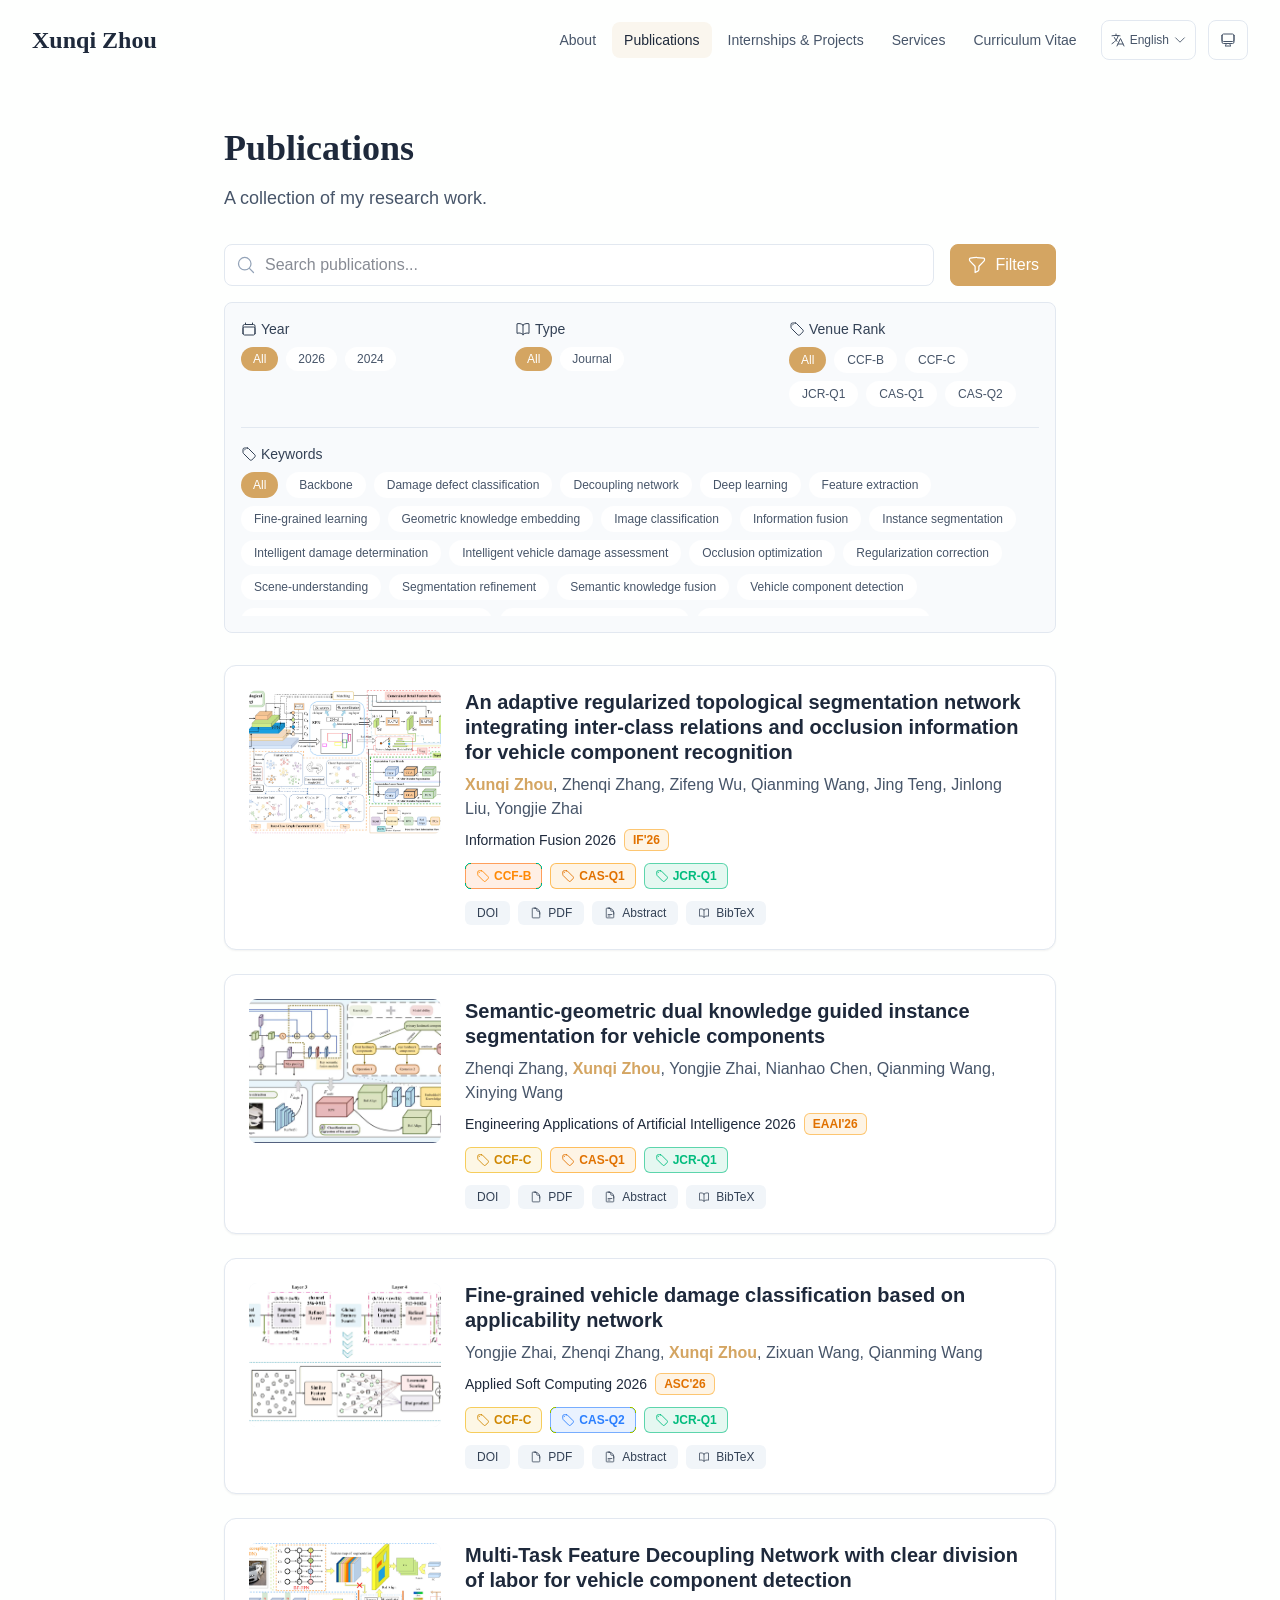
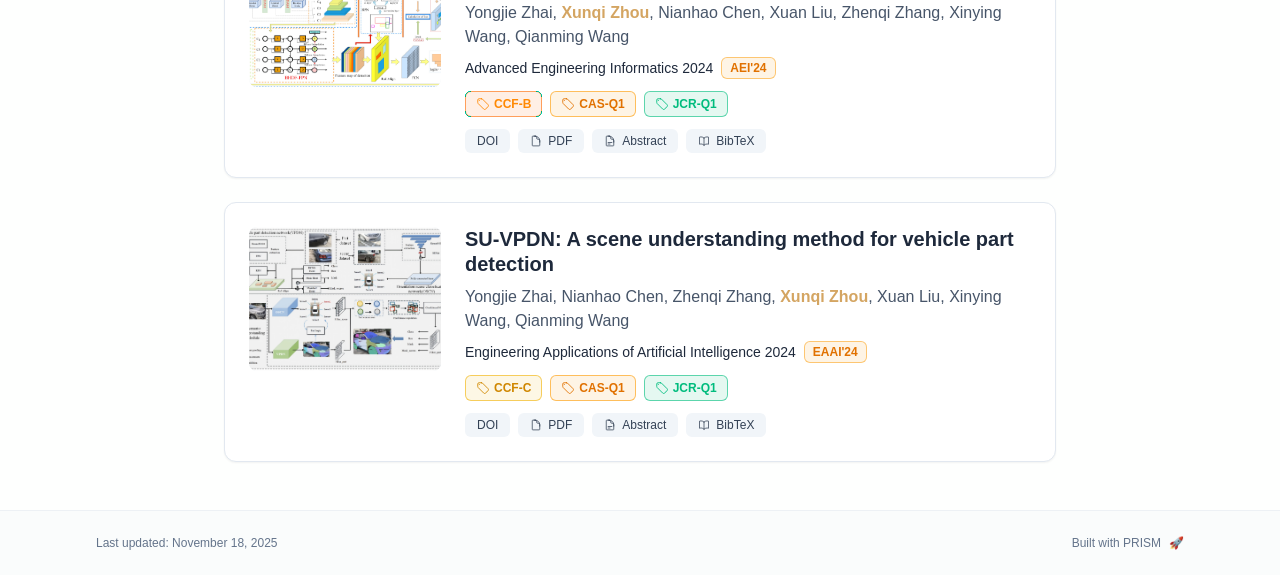
<file: publications/index.html>
<!DOCTYPE html><html lang="en" class="scroll-smooth"><head><meta charSet="utf-8"/><meta name="viewport" content="width=device-width, initial-scale=1"/><link rel="stylesheet" href="/_next/static/css/ee203730db8da4dd.css" data-precedence="next"/><link rel="preload" as="script" fetchPriority="low" href="/_next/static/chunks/webpack-af78f5c2c11af041.js"/><script src="/_next/static/chunks/4bd1b696-70b6d399998de86a.js" async=""></script><script src="/_next/static/chunks/684-5aaa8290a129f299.js" async=""></script><script src="/_next/static/chunks/main-app-04f399b0247b218c.js" async=""></script><script src="/_next/static/chunks/461-a9a5d7b05a71d978.js" async=""></script><script src="/_next/static/chunks/874-6cc630662f3664af.js" async=""></script><script src="/_next/static/chunks/291-e39730cc9327e39b.js" async=""></script><script src="/_next/static/chunks/app/layout-044123db405c82a5.js" async=""></script><script src="/_next/static/chunks/314-e3b81037544f2c12.js" async=""></script><script src="/_next/static/chunks/748-6d208724f7090f54.js" async=""></script><script src="/_next/static/chunks/app/%5Bslug%5D/page-055cbaa810eacc4e.js" async=""></script><link rel="icon" href="/favicon.svg" type="image/svg+xml"/><link rel="dns-prefetch" href="https://jialeliu.com"/><link rel="preconnect" href="https://jialeliu.com" crossorigin=""/><link rel="preload" as="font" type="font/woff2" href="https://jialeliu.com/fonts/georgiab.woff2" crossorigin=""/><script>
              try {
                const theme = localStorage.getItem('theme-storage');
                const parsed = theme ? JSON.parse(theme) : null;
                const setting = parsed?.state?.theme || 'system';
                const prefersDark = typeof window !== 'undefined' && window.matchMedia && window.matchMedia('(prefers-color-scheme: dark)').matches;
                const effective = setting === 'dark' ? 'dark' : (setting === 'light' ? 'light' : (prefersDark ? 'dark' : 'light'));
                var root = document.documentElement;
                root.classList.add(effective);
                root.setAttribute('data-theme', effective);
              } catch (e) {
                var root = document.documentElement;
                root.classList.add('light');
                root.setAttribute('data-theme', 'light');
              }
            </script><script>
    try {
      const cfg = {"enabled":true,"locales":["zh","en"],"defaultLocale":"en","mode":"auto","fixedLocale":"en","persist":true,"switcher":true,"labels":{"zh":"中文","en":"English"}};
      const storageKey = 'locale-storage';
      const normalize = (value) => typeof value === 'string' ? value.trim().replace('_', '-').toLowerCase() : '';
      const matchLocale = (candidate) => {
        const normalized = normalize(candidate);
        if (!normalized) return null;
        if (cfg.locales.includes(normalized)) return normalized;
        const language = normalized.split('-')[0];
        if (cfg.locales.includes(language)) return language;
        return null;
      };

      let resolved = null;

      if (!cfg.enabled) {
        resolved = cfg.defaultLocale;
      } else if (cfg.persist) {
        resolved = matchLocale(localStorage.getItem(storageKey));
      }

      if (!resolved) {
        if (cfg.mode === 'fixed') {
          resolved = cfg.fixedLocale;
        } else {
          resolved = matchLocale(navigator.language);
        }
      }

      if (!resolved) {
        resolved = cfg.defaultLocale;
      }

      const root = document.documentElement;
      root.lang = resolved;
      root.setAttribute('data-locale', resolved);

      if (cfg.persist) {
        localStorage.setItem(storageKey, resolved);
      }
    } catch (e) {
      const root = document.documentElement;
      root.lang = 'en';
      root.setAttribute('data-locale', 'en');
    }
  </script><title>Publications | Xunqi Zhou</title><meta name="description" content="A collection of my research work."/><meta name="author" content="Xunqi Zhou"/><meta name="keywords" content="Xunqi Zhou,PhD,Research,North China Electric Power University"/><meta name="creator" content="Xunqi Zhou"/><meta name="publisher" content="Xunqi Zhou"/><meta property="og:title" content="Xunqi Zhou"/><meta property="og:description" content="PhD student at the North China Electric Power University."/><meta property="og:site_name" content="Xunqi Zhou&#x27;s Academic Website"/><meta property="og:locale" content="en_US"/><meta property="og:type" content="website"/><meta name="twitter:card" content="summary"/><meta name="twitter:title" content="Xunqi Zhou"/><meta name="twitter:description" content="PhD student at the North China Electric Power University."/><link rel="icon" href="/favicon.svg"/><script>document.querySelectorAll('body link[rel="icon"], body link[rel="apple-touch-icon"]').forEach(el => document.head.appendChild(el))</script><script src="/_next/static/chunks/polyfills-42372ed130431b0a.js" noModule=""></script></head><body class="font-sans antialiased"><div style="visibility:hidden"><nav class="fixed top-0 left-0 right-0 z-50" data-headlessui-state=""><div class="transition-all duration-300 ease-out bg-transparent" style="transform:translateY(-100px)"><div class="max-w-7xl mx-auto px-4 sm:px-6 lg:px-8"><div class="flex justify-between items-center h-16 lg:h-20"><div class="flex-shrink-0" tabindex="0"><a class="text-xl lg:text-2xl font-serif font-semibold text-primary hover:text-accent transition-colors duration-200" href="/">Xunqi Zhou</a></div><div class="hidden lg:block"><div class="ml-10 flex items-center space-x-3"><div class="relative flex items-baseline space-x-1"><a data-nav-href="/" class="relative px-3 py-2 text-sm font-medium rounded-lg transition-colors duration-150 text-neutral-600" href="/">About</a><a data-nav-href="/publications" class="relative px-3 py-2 text-sm font-medium rounded-lg transition-colors duration-150 text-primary" href="/publications/">Publications</a><a data-nav-href="/teaching" class="relative px-3 py-2 text-sm font-medium rounded-lg transition-colors duration-150 text-neutral-600" href="/teaching/">Internships &amp; Projects</a><a data-nav-href="/services" class="relative px-3 py-2 text-sm font-medium rounded-lg transition-colors duration-150 text-neutral-600" href="/services/">Services</a><a data-nav-href="/cv" class="relative px-3 py-2 text-sm font-medium rounded-lg transition-colors duration-150 text-neutral-600" href="/cv/">Curriculum Vitae</a></div><div class="flex items-center justify-center w-14 h-10 rounded-lg border border-neutral-200 dark:border-[rgba(148,163,184,0.24)] bg-background dark:bg-neutral-800"><div class="w-6 h-4 rounded bg-neutral-300 animate-pulse"></div></div><div class="flex items-center justify-center w-10 h-10 rounded-lg border border-neutral-200 dark:border-[rgba(148,163,184,0.24)] bg-background dark:bg-neutral-800"><div class="w-4 h-4 rounded-full bg-neutral-300 animate-pulse"></div></div></div></div><div class="lg:hidden flex items-center space-x-2"><div class="flex items-center justify-center w-14 h-10 rounded-lg border border-neutral-200 dark:border-[rgba(148,163,184,0.24)] bg-background dark:bg-neutral-800"><div class="w-6 h-4 rounded bg-neutral-300 animate-pulse"></div></div><div class="flex items-center justify-center w-10 h-10 rounded-lg border border-neutral-200 dark:border-[rgba(148,163,184,0.24)] bg-background dark:bg-neutral-800"><div class="w-4 h-4 rounded-full bg-neutral-300 animate-pulse"></div></div><button class="inline-flex items-center justify-center p-2 rounded-md text-neutral-600 hover:text-primary hover:bg-neutral-100 dark:hover:bg-neutral-800 focus:outline-none focus:ring-2 focus:ring-inset focus:ring-accent transition-colors duration-200" id="headlessui-disclosure-button-«R7pdb»" type="button" aria-expanded="false" data-headlessui-state=""><span class="sr-only">Open main menu</span><div><svg xmlns="http://www.w3.org/2000/svg" fill="none" viewBox="0 0 24 24" stroke-width="1.5" stroke="currentColor" aria-hidden="true" data-slot="icon" class="block h-6 w-6"><path stroke-linecap="round" stroke-linejoin="round" d="M3.75 6.75h16.5M3.75 12h16.5m-16.5 5.25h16.5"></path></svg></div></button></div></div></div></div></nav><main class="min-h-screen pt-16 lg:pt-20"><div class="max-w-4xl mx-auto px-4 sm:px-6 lg:px-8 py-12"><div style="opacity:0;transform:translateY(20px)"><div class="mb-8"><h1 class="text-4xl font-serif font-bold text-primary mb-4">Publications</h1><p class="text-lg text-neutral-600 dark:text-neutral-500 max-w-2xl">A collection of my research work.</p></div><div class="mb-8 space-y-4"><div class="flex flex-col sm:flex-row gap-4"><div class="relative flex-grow"><svg xmlns="http://www.w3.org/2000/svg" fill="none" viewBox="0 0 24 24" stroke-width="1.5" stroke="currentColor" aria-hidden="true" data-slot="icon" class="absolute left-3 top-1/2 transform -translate-y-1/2 h-5 w-5 text-neutral-400"><path stroke-linecap="round" stroke-linejoin="round" d="m21 21-5.197-5.197m0 0A7.5 7.5 0 1 0 5.196 5.196a7.5 7.5 0 0 0 10.607 10.607Z"></path></svg><input type="text" placeholder="Search publications..." class="w-full pl-10 pr-4 py-2 rounded-lg border border-neutral-200 dark:border-neutral-800 bg-white dark:bg-neutral-900 focus:ring-2 focus:ring-accent focus:border-transparent transition-all duration-200" value=""/></div><button class="flex items-center justify-center px-4 py-2 rounded-lg border transition-all duration-200 bg-accent text-white border-accent"><svg xmlns="http://www.w3.org/2000/svg" fill="none" viewBox="0 0 24 24" stroke-width="1.5" stroke="currentColor" aria-hidden="true" data-slot="icon" class="h-5 w-5 mr-2"><path stroke-linecap="round" stroke-linejoin="round" d="M12 3c2.755 0 5.455.232 8.083.678.533.09.917.556.917 1.096v1.044a2.25 2.25 0 0 1-.659 1.591l-5.432 5.432a2.25 2.25 0 0 0-.659 1.591v2.927a2.25 2.25 0 0 1-1.244 2.013L9.75 21v-6.568a2.25 2.25 0 0 0-.659-1.591L3.659 7.409A2.25 2.25 0 0 1 3 5.818V4.774c0-.54.384-1.006.917-1.096A48.32 48.32 0 0 1 12 3Z"></path></svg>Filters</button></div><div class="overflow-hidden" style="opacity:0;height:0px"><div class="p-4 bg-neutral-50 dark:bg-neutral-800/50 rounded-lg border border-neutral-200 dark:border-neutral-800 space-y-5"><div class="grid grid-cols-1 md:grid-cols-3 gap-6"><div class="space-y-2"><label class="text-sm font-medium text-neutral-700 dark:text-neutral-300 flex items-center"><svg xmlns="http://www.w3.org/2000/svg" fill="none" viewBox="0 0 24 24" stroke-width="1.5" stroke="currentColor" aria-hidden="true" data-slot="icon" class="h-4 w-4 mr-1"><path stroke-linecap="round" stroke-linejoin="round" d="M6.75 3v2.25M17.25 3v2.25M3 18.75V7.5a2.25 2.25 0 0 1 2.25-2.25h13.5A2.25 2.25 0 0 1 21 7.5v11.25m-18 0A2.25 2.25 0 0 0 5.25 21h13.5A2.25 2.25 0 0 0 21 18.75m-18 0v-7.5A2.25 2.25 0 0 1 5.25 9h13.5A2.25 2.25 0 0 1 21 11.25v7.5"></path></svg> <!-- -->Year</label><div class="flex flex-wrap gap-2"><button class="px-3 py-1 text-xs rounded-full transition-colors bg-accent text-white">All</button><button class="px-3 py-1 text-xs rounded-full transition-colors bg-white dark:bg-neutral-800 text-neutral-600 dark:text-neutral-300 hover:bg-neutral-100 dark:hover:bg-neutral-700">2026</button><button class="px-3 py-1 text-xs rounded-full transition-colors bg-white dark:bg-neutral-800 text-neutral-600 dark:text-neutral-300 hover:bg-neutral-100 dark:hover:bg-neutral-700">2024</button></div></div><div class="space-y-2"><label class="text-sm font-medium text-neutral-700 dark:text-neutral-300 flex items-center"><svg xmlns="http://www.w3.org/2000/svg" fill="none" viewBox="0 0 24 24" stroke-width="1.5" stroke="currentColor" aria-hidden="true" data-slot="icon" class="h-4 w-4 mr-1"><path stroke-linecap="round" stroke-linejoin="round" d="M12 6.042A8.967 8.967 0 0 0 6 3.75c-1.052 0-2.062.18-3 .512v14.25A8.987 8.987 0 0 1 6 18c2.305 0 4.408.867 6 2.292m0-14.25a8.966 8.966 0 0 1 6-2.292c1.052 0 2.062.18 3 .512v14.25A8.987 8.987 0 0 0 18 18a8.967 8.967 0 0 0-6 2.292m0-14.25v14.25"></path></svg> <!-- -->Type</label><div class="flex flex-wrap gap-2"><button class="px-3 py-1 text-xs rounded-full transition-colors bg-accent text-white">All</button><button class="px-3 py-1 text-xs rounded-full capitalize transition-colors bg-white dark:bg-neutral-800 text-neutral-600 dark:text-neutral-300 hover:bg-neutral-100 dark:hover:bg-neutral-700">journal</button></div></div><div class="space-y-2"><label class="text-sm font-medium text-neutral-700 dark:text-neutral-300 flex items-center"><svg xmlns="http://www.w3.org/2000/svg" fill="none" viewBox="0 0 24 24" stroke-width="1.5" stroke="currentColor" aria-hidden="true" data-slot="icon" class="h-4 w-4 mr-1"><path stroke-linecap="round" stroke-linejoin="round" d="M9.568 3H5.25A2.25 2.25 0 0 0 3 5.25v4.318c0 .597.237 1.17.659 1.591l9.581 9.581c.699.699 1.78.872 2.607.33a18.095 18.095 0 0 0 5.223-5.223c.542-.827.369-1.908-.33-2.607L11.16 3.66A2.25 2.25 0 0 0 9.568 3Z"></path><path stroke-linecap="round" stroke-linejoin="round" d="M6 6h.008v.008H6V6Z"></path></svg> <!-- -->Venue Rank</label><div class="flex flex-wrap gap-2"><button class="px-3 py-1 text-xs rounded-full transition-colors bg-accent text-white">All</button><button class="px-3 py-1 text-xs rounded-full border transition-colors bg-white dark:bg-neutral-800 text-neutral-600 dark:text-neutral-300 border-transparent hover:border-accent/40 hover:text-accent hover:bg-neutral-100 dark:hover:bg-neutral-700">CAS-Q1</button><button class="px-3 py-1 text-xs rounded-full border transition-colors bg-white dark:bg-neutral-800 text-neutral-600 dark:text-neutral-300 border-transparent hover:border-accent/40 hover:text-accent hover:bg-neutral-100 dark:hover:bg-neutral-700">CAS-Q2</button><button class="px-3 py-1 text-xs rounded-full border transition-colors bg-white dark:bg-neutral-800 text-neutral-600 dark:text-neutral-300 border-transparent hover:border-accent/40 hover:text-accent hover:bg-neutral-100 dark:hover:bg-neutral-700">CCF-B</button><button class="px-3 py-1 text-xs rounded-full border transition-colors bg-white dark:bg-neutral-800 text-neutral-600 dark:text-neutral-300 border-transparent hover:border-accent/40 hover:text-accent hover:bg-neutral-100 dark:hover:bg-neutral-700">CCF-C</button><button class="px-3 py-1 text-xs rounded-full border transition-colors bg-white dark:bg-neutral-800 text-neutral-600 dark:text-neutral-300 border-transparent hover:border-accent/40 hover:text-accent hover:bg-neutral-100 dark:hover:bg-neutral-700">JCR-Q1</button></div></div></div><div class="space-y-2 border-t border-neutral-200 pt-4 dark:border-neutral-700"><label class="text-sm font-medium text-neutral-700 dark:text-neutral-300 flex items-center"><svg xmlns="http://www.w3.org/2000/svg" fill="none" viewBox="0 0 24 24" stroke-width="1.5" stroke="currentColor" aria-hidden="true" data-slot="icon" class="h-4 w-4 mr-1"><path stroke-linecap="round" stroke-linejoin="round" d="M9.568 3H5.25A2.25 2.25 0 0 0 3 5.25v4.318c0 .597.237 1.17.659 1.591l9.581 9.581c.699.699 1.78.872 2.607.33a18.095 18.095 0 0 0 5.223-5.223c.542-.827.369-1.908-.33-2.607L11.16 3.66A2.25 2.25 0 0 0 9.568 3Z"></path><path stroke-linecap="round" stroke-linejoin="round" d="M6 6h.008v.008H6V6Z"></path></svg> <!-- -->Keywords</label><div class="flex flex-wrap gap-2 max-h-36 overflow-y-auto pr-1"><button class="px-3 py-1 text-xs rounded-full transition-colors bg-accent text-white">All</button><button class="px-3 py-1 text-xs rounded-full border transition-colors bg-white dark:bg-neutral-800 text-neutral-600 dark:text-neutral-300 border-transparent hover:border-accent/40 hover:text-accent hover:bg-neutral-100 dark:hover:bg-neutral-700">Backbone</button><button class="px-3 py-1 text-xs rounded-full border transition-colors bg-white dark:bg-neutral-800 text-neutral-600 dark:text-neutral-300 border-transparent hover:border-accent/40 hover:text-accent hover:bg-neutral-100 dark:hover:bg-neutral-700">Damage defect classification</button><button class="px-3 py-1 text-xs rounded-full border transition-colors bg-white dark:bg-neutral-800 text-neutral-600 dark:text-neutral-300 border-transparent hover:border-accent/40 hover:text-accent hover:bg-neutral-100 dark:hover:bg-neutral-700">Decoupling network</button><button class="px-3 py-1 text-xs rounded-full border transition-colors bg-white dark:bg-neutral-800 text-neutral-600 dark:text-neutral-300 border-transparent hover:border-accent/40 hover:text-accent hover:bg-neutral-100 dark:hover:bg-neutral-700">Deep learning</button><button class="px-3 py-1 text-xs rounded-full border transition-colors bg-white dark:bg-neutral-800 text-neutral-600 dark:text-neutral-300 border-transparent hover:border-accent/40 hover:text-accent hover:bg-neutral-100 dark:hover:bg-neutral-700">Feature extraction</button><button class="px-3 py-1 text-xs rounded-full border transition-colors bg-white dark:bg-neutral-800 text-neutral-600 dark:text-neutral-300 border-transparent hover:border-accent/40 hover:text-accent hover:bg-neutral-100 dark:hover:bg-neutral-700">Fine-grained learning</button><button class="px-3 py-1 text-xs rounded-full border transition-colors bg-white dark:bg-neutral-800 text-neutral-600 dark:text-neutral-300 border-transparent hover:border-accent/40 hover:text-accent hover:bg-neutral-100 dark:hover:bg-neutral-700">Geometric knowledge embedding</button><button class="px-3 py-1 text-xs rounded-full border transition-colors bg-white dark:bg-neutral-800 text-neutral-600 dark:text-neutral-300 border-transparent hover:border-accent/40 hover:text-accent hover:bg-neutral-100 dark:hover:bg-neutral-700">Image classification</button><button class="px-3 py-1 text-xs rounded-full border transition-colors bg-white dark:bg-neutral-800 text-neutral-600 dark:text-neutral-300 border-transparent hover:border-accent/40 hover:text-accent hover:bg-neutral-100 dark:hover:bg-neutral-700">Information fusion</button><button class="px-3 py-1 text-xs rounded-full border transition-colors bg-white dark:bg-neutral-800 text-neutral-600 dark:text-neutral-300 border-transparent hover:border-accent/40 hover:text-accent hover:bg-neutral-100 dark:hover:bg-neutral-700">Instance segmentation</button><button class="px-3 py-1 text-xs rounded-full border transition-colors bg-white dark:bg-neutral-800 text-neutral-600 dark:text-neutral-300 border-transparent hover:border-accent/40 hover:text-accent hover:bg-neutral-100 dark:hover:bg-neutral-700">Intelligent damage determination</button><button class="px-3 py-1 text-xs rounded-full border transition-colors bg-white dark:bg-neutral-800 text-neutral-600 dark:text-neutral-300 border-transparent hover:border-accent/40 hover:text-accent hover:bg-neutral-100 dark:hover:bg-neutral-700">Intelligent vehicle damage assessment</button><button class="px-3 py-1 text-xs rounded-full border transition-colors bg-white dark:bg-neutral-800 text-neutral-600 dark:text-neutral-300 border-transparent hover:border-accent/40 hover:text-accent hover:bg-neutral-100 dark:hover:bg-neutral-700">Occlusion optimization</button><button class="px-3 py-1 text-xs rounded-full border transition-colors bg-white dark:bg-neutral-800 text-neutral-600 dark:text-neutral-300 border-transparent hover:border-accent/40 hover:text-accent hover:bg-neutral-100 dark:hover:bg-neutral-700">Regularization correction</button><button class="px-3 py-1 text-xs rounded-full border transition-colors bg-white dark:bg-neutral-800 text-neutral-600 dark:text-neutral-300 border-transparent hover:border-accent/40 hover:text-accent hover:bg-neutral-100 dark:hover:bg-neutral-700">Scene-understanding</button><button class="px-3 py-1 text-xs rounded-full border transition-colors bg-white dark:bg-neutral-800 text-neutral-600 dark:text-neutral-300 border-transparent hover:border-accent/40 hover:text-accent hover:bg-neutral-100 dark:hover:bg-neutral-700">Segmentation refinement</button><button class="px-3 py-1 text-xs rounded-full border transition-colors bg-white dark:bg-neutral-800 text-neutral-600 dark:text-neutral-300 border-transparent hover:border-accent/40 hover:text-accent hover:bg-neutral-100 dark:hover:bg-neutral-700">Semantic knowledge fusion</button><button class="px-3 py-1 text-xs rounded-full border transition-colors bg-white dark:bg-neutral-800 text-neutral-600 dark:text-neutral-300 border-transparent hover:border-accent/40 hover:text-accent hover:bg-neutral-100 dark:hover:bg-neutral-700">Vehicle component detection</button><button class="px-3 py-1 text-xs rounded-full border transition-colors bg-white dark:bg-neutral-800 text-neutral-600 dark:text-neutral-300 border-transparent hover:border-accent/40 hover:text-accent hover:bg-neutral-100 dark:hover:bg-neutral-700">Vehicle component instance segmentation</button><button class="px-3 py-1 text-xs rounded-full border transition-colors bg-white dark:bg-neutral-800 text-neutral-600 dark:text-neutral-300 border-transparent hover:border-accent/40 hover:text-accent hover:bg-neutral-100 dark:hover:bg-neutral-700">Vehicle component recognition</button><button class="px-3 py-1 text-xs rounded-full border transition-colors bg-white dark:bg-neutral-800 text-neutral-600 dark:text-neutral-300 border-transparent hover:border-accent/40 hover:text-accent hover:bg-neutral-100 dark:hover:bg-neutral-700">Vehicle intelligent damage assessment</button><button class="px-3 py-1 text-xs rounded-full border transition-colors bg-white dark:bg-neutral-800 text-neutral-600 dark:text-neutral-300 border-transparent hover:border-accent/40 hover:text-accent hover:bg-neutral-100 dark:hover:bg-neutral-700">Vehicle part detection</button></div></div></div></div></div><div class="space-y-6"><div class="bg-white dark:bg-neutral-900 p-6 rounded-xl shadow-sm border border-neutral-200 dark:border-neutral-800 hover:shadow-md transition-all duration-200" style="opacity:0;transform:translateY(20px)"><div class="flex flex-col md:flex-row gap-6"><div class="w-full md:w-48 flex-shrink-0"><div class="aspect-video md:aspect-[4/3] relative rounded-lg overflow-hidden bg-neutral-100 dark:bg-neutral-800"><img alt="An adaptive regularized topological segmentation network integrating inter-class relations and occlusion information for vehicle component recognition" loading="lazy" decoding="async" data-nimg="fill" class="object-cover" style="position:absolute;height:100%;width:100%;left:0;top:0;right:0;bottom:0;color:transparent" src="/papers/artseg.jpg"/></div></div><div class="flex-grow"><h3 class="text-xl font-semibold text-primary mb-2 leading-tight">An adaptive regularized topological segmentation network integrating inter-class relations and occlusion information for vehicle component recognition</h3><p class="text-base text-neutral-600 dark:text-neutral-400 mb-2"><span><span class="font-semibold text-accent ">Xunqi Zhou</span>, </span><span><span class=" ">Zhenqi Zhang</span>, </span><span><span class=" ">Zifeng Wu</span>, </span><span><span class=" ">Qianming Wang</span>, </span><span><span class=" ">Jing Teng</span>, </span><span><span class=" ">Jinlong Liu</span>, </span><span><span class=" ">Yongjie Zhai</span></span></p><div class="mb-3 flex flex-wrap items-center gap-2"><p class="text-sm font-medium text-neutral-800 dark:text-neutral-300">Information Fusion<!-- --> <!-- -->2026</p><span class="rounded-md border border-amber-500/50 bg-amber-500/10 px-2 py-0.5 text-xs font-semibold text-amber-600 dark:text-amber-300">IF&#x27;26</span></div><div class="mb-3 flex flex-wrap gap-2"><span class="inline-flex items-center rounded-md border px-2.5 py-1 text-xs font-semibold border-orange-500/60 bg-orange-500/10 text-orange-400 dark:text-orange-300"><svg xmlns="http://www.w3.org/2000/svg" fill="none" viewBox="0 0 24 24" stroke-width="1.5" stroke="currentColor" aria-hidden="true" data-slot="icon" class="mr-1 h-3.5 w-3.5"><path stroke-linecap="round" stroke-linejoin="round" d="M9.568 3H5.25A2.25 2.25 0 0 0 3 5.25v4.318c0 .597.237 1.17.659 1.591l9.581 9.581c.699.699 1.78.872 2.607.33a18.095 18.095 0 0 0 5.223-5.223c.542-.827.369-1.908-.33-2.607L11.16 3.66A2.25 2.25 0 0 0 9.568 3Z"></path><path stroke-linecap="round" stroke-linejoin="round" d="M6 6h.008v.008H6V6Z"></path></svg>CCF-B</span><span class="inline-flex items-center rounded-md border px-2.5 py-1 text-xs font-semibold border-amber-500/60 bg-amber-500/10 text-amber-600 dark:text-amber-300"><svg xmlns="http://www.w3.org/2000/svg" fill="none" viewBox="0 0 24 24" stroke-width="1.5" stroke="currentColor" aria-hidden="true" data-slot="icon" class="mr-1 h-3.5 w-3.5"><path stroke-linecap="round" stroke-linejoin="round" d="M9.568 3H5.25A2.25 2.25 0 0 0 3 5.25v4.318c0 .597.237 1.17.659 1.591l9.581 9.581c.699.699 1.78.872 2.607.33a18.095 18.095 0 0 0 5.223-5.223c.542-.827.369-1.908-.33-2.607L11.16 3.66A2.25 2.25 0 0 0 9.568 3Z"></path><path stroke-linecap="round" stroke-linejoin="round" d="M6 6h.008v.008H6V6Z"></path></svg>CAS-Q1</span><span class="inline-flex items-center rounded-md border px-2.5 py-1 text-xs font-semibold border-emerald-500/60 bg-emerald-500/10 text-emerald-500 dark:text-emerald-300"><svg xmlns="http://www.w3.org/2000/svg" fill="none" viewBox="0 0 24 24" stroke-width="1.5" stroke="currentColor" aria-hidden="true" data-slot="icon" class="mr-1 h-3.5 w-3.5"><path stroke-linecap="round" stroke-linejoin="round" d="M9.568 3H5.25A2.25 2.25 0 0 0 3 5.25v4.318c0 .597.237 1.17.659 1.591l9.581 9.581c.699.699 1.78.872 2.607.33a18.095 18.095 0 0 0 5.223-5.223c.542-.827.369-1.908-.33-2.607L11.16 3.66A2.25 2.25 0 0 0 9.568 3Z"></path><path stroke-linecap="round" stroke-linejoin="round" d="M6 6h.008v.008H6V6Z"></path></svg>JCR-Q1</span></div><div class="flex flex-wrap gap-2 mt-auto"><a href="https://doi.org/10.1016/j.inffus.2026.104157" target="_blank" rel="noopener noreferrer" class="inline-flex items-center px-3 py-1 rounded-md text-xs font-medium bg-neutral-100 dark:bg-neutral-800 text-neutral-700 dark:text-neutral-300 hover:bg-accent hover:text-white transition-colors">DOI</a><a href="/papers/IF2026.pdf" target="_blank" rel="noopener noreferrer" class="inline-flex items-center px-3 py-1 rounded-md text-xs font-medium bg-neutral-100 dark:bg-neutral-800 text-neutral-700 dark:text-neutral-300 hover:bg-accent hover:text-white transition-colors"><svg xmlns="http://www.w3.org/2000/svg" fill="none" viewBox="0 0 24 24" stroke-width="1.5" stroke="currentColor" aria-hidden="true" data-slot="icon" class="h-3 w-3 mr-1.5"><path stroke-linecap="round" stroke-linejoin="round" d="M19.5 14.25v-2.625a3.375 3.375 0 0 0-3.375-3.375h-1.5A1.125 1.125 0 0 1 13.5 7.125v-1.5a3.375 3.375 0 0 0-3.375-3.375H8.25m2.25 0H5.625c-.621 0-1.125.504-1.125 1.125v17.25c0 .621.504 1.125 1.125 1.125h12.75c.621 0 1.125-.504 1.125-1.125V11.25a9 9 0 0 0-9-9Z"></path></svg>PDF</a><button class="inline-flex items-center px-3 py-1 rounded-md text-xs font-medium transition-colors bg-neutral-100 dark:bg-neutral-800 text-neutral-700 dark:text-neutral-300 hover:bg-accent hover:text-white"><svg xmlns="http://www.w3.org/2000/svg" fill="none" viewBox="0 0 24 24" stroke-width="1.5" stroke="currentColor" aria-hidden="true" data-slot="icon" class="h-3 w-3 mr-1.5"><path stroke-linecap="round" stroke-linejoin="round" d="M19.5 14.25v-2.625a3.375 3.375 0 0 0-3.375-3.375h-1.5A1.125 1.125 0 0 1 13.5 7.125v-1.5a3.375 3.375 0 0 0-3.375-3.375H8.25m0 12.75h7.5m-7.5 3H12M10.5 2.25H5.625c-.621 0-1.125.504-1.125 1.125v17.25c0 .621.504 1.125 1.125 1.125h12.75c.621 0 1.125-.504 1.125-1.125V11.25a9 9 0 0 0-9-9Z"></path></svg>Abstract</button><button class="inline-flex items-center px-3 py-1 rounded-md text-xs font-medium transition-colors bg-neutral-100 dark:bg-neutral-800 text-neutral-700 dark:text-neutral-300 hover:bg-accent hover:text-white"><svg xmlns="http://www.w3.org/2000/svg" fill="none" viewBox="0 0 24 24" stroke-width="1.5" stroke="currentColor" aria-hidden="true" data-slot="icon" class="h-3 w-3 mr-1.5"><path stroke-linecap="round" stroke-linejoin="round" d="M12 6.042A8.967 8.967 0 0 0 6 3.75c-1.052 0-2.062.18-3 .512v14.25A8.987 8.987 0 0 1 6 18c2.305 0 4.408.867 6 2.292m0-14.25a8.966 8.966 0 0 1 6-2.292c1.052 0 2.062.18 3 .512v14.25A8.987 8.987 0 0 0 18 18a8.967 8.967 0 0 0-6 2.292m0-14.25v14.25"></path></svg>BibTeX</button></div></div></div></div><div class="bg-white dark:bg-neutral-900 p-6 rounded-xl shadow-sm border border-neutral-200 dark:border-neutral-800 hover:shadow-md transition-all duration-200" style="opacity:0;transform:translateY(20px)"><div class="flex flex-col md:flex-row gap-6"><div class="w-full md:w-48 flex-shrink-0"><div class="aspect-video md:aspect-[4/3] relative rounded-lg overflow-hidden bg-neutral-100 dark:bg-neutral-800"><img alt="Semantic-geometric dual knowledge guided instance segmentation for vehicle components" loading="lazy" decoding="async" data-nimg="fill" class="object-cover" style="position:absolute;height:100%;width:100%;left:0;top:0;right:0;bottom:0;color:transparent" src="/papers/DKGNet.jpg"/></div></div><div class="flex-grow"><h3 class="text-xl font-semibold text-primary mb-2 leading-tight">Semantic-geometric dual knowledge guided instance segmentation for vehicle components</h3><p class="text-base text-neutral-600 dark:text-neutral-400 mb-2"><span><span class=" ">Zhenqi Zhang</span>, </span><span><span class="font-semibold text-accent ">Xunqi Zhou</span>, </span><span><span class=" ">Yongjie Zhai</span>, </span><span><span class=" ">Nianhao Chen</span>, </span><span><span class=" ">Qianming Wang</span>, </span><span><span class=" ">Xinying Wang</span></span></p><div class="mb-3 flex flex-wrap items-center gap-2"><p class="text-sm font-medium text-neutral-800 dark:text-neutral-300">Engineering Applications of Artificial Intelligence<!-- --> <!-- -->2026</p><span class="rounded-md border border-amber-500/50 bg-amber-500/10 px-2 py-0.5 text-xs font-semibold text-amber-600 dark:text-amber-300">EAAI&#x27;26</span></div><div class="mb-3 flex flex-wrap gap-2"><span class="inline-flex items-center rounded-md border px-2.5 py-1 text-xs font-semibold border-yellow-500/60 bg-yellow-500/10 text-yellow-600 dark:text-yellow-300"><svg xmlns="http://www.w3.org/2000/svg" fill="none" viewBox="0 0 24 24" stroke-width="1.5" stroke="currentColor" aria-hidden="true" data-slot="icon" class="mr-1 h-3.5 w-3.5"><path stroke-linecap="round" stroke-linejoin="round" d="M9.568 3H5.25A2.25 2.25 0 0 0 3 5.25v4.318c0 .597.237 1.17.659 1.591l9.581 9.581c.699.699 1.78.872 2.607.33a18.095 18.095 0 0 0 5.223-5.223c.542-.827.369-1.908-.33-2.607L11.16 3.66A2.25 2.25 0 0 0 9.568 3Z"></path><path stroke-linecap="round" stroke-linejoin="round" d="M6 6h.008v.008H6V6Z"></path></svg>CCF-C</span><span class="inline-flex items-center rounded-md border px-2.5 py-1 text-xs font-semibold border-amber-500/60 bg-amber-500/10 text-amber-600 dark:text-amber-300"><svg xmlns="http://www.w3.org/2000/svg" fill="none" viewBox="0 0 24 24" stroke-width="1.5" stroke="currentColor" aria-hidden="true" data-slot="icon" class="mr-1 h-3.5 w-3.5"><path stroke-linecap="round" stroke-linejoin="round" d="M9.568 3H5.25A2.25 2.25 0 0 0 3 5.25v4.318c0 .597.237 1.17.659 1.591l9.581 9.581c.699.699 1.78.872 2.607.33a18.095 18.095 0 0 0 5.223-5.223c.542-.827.369-1.908-.33-2.607L11.16 3.66A2.25 2.25 0 0 0 9.568 3Z"></path><path stroke-linecap="round" stroke-linejoin="round" d="M6 6h.008v.008H6V6Z"></path></svg>CAS-Q1</span><span class="inline-flex items-center rounded-md border px-2.5 py-1 text-xs font-semibold border-emerald-500/60 bg-emerald-500/10 text-emerald-500 dark:text-emerald-300"><svg xmlns="http://www.w3.org/2000/svg" fill="none" viewBox="0 0 24 24" stroke-width="1.5" stroke="currentColor" aria-hidden="true" data-slot="icon" class="mr-1 h-3.5 w-3.5"><path stroke-linecap="round" stroke-linejoin="round" d="M9.568 3H5.25A2.25 2.25 0 0 0 3 5.25v4.318c0 .597.237 1.17.659 1.591l9.581 9.581c.699.699 1.78.872 2.607.33a18.095 18.095 0 0 0 5.223-5.223c.542-.827.369-1.908-.33-2.607L11.16 3.66A2.25 2.25 0 0 0 9.568 3Z"></path><path stroke-linecap="round" stroke-linejoin="round" d="M6 6h.008v.008H6V6Z"></path></svg>JCR-Q1</span></div><div class="flex flex-wrap gap-2 mt-auto"><a href="https://doi.org/10.1016/j.engappai.2025.112869" target="_blank" rel="noopener noreferrer" class="inline-flex items-center px-3 py-1 rounded-md text-xs font-medium bg-neutral-100 dark:bg-neutral-800 text-neutral-700 dark:text-neutral-300 hover:bg-accent hover:text-white transition-colors">DOI</a><a href="/papers/EAAI2026.pdf" target="_blank" rel="noopener noreferrer" class="inline-flex items-center px-3 py-1 rounded-md text-xs font-medium bg-neutral-100 dark:bg-neutral-800 text-neutral-700 dark:text-neutral-300 hover:bg-accent hover:text-white transition-colors"><svg xmlns="http://www.w3.org/2000/svg" fill="none" viewBox="0 0 24 24" stroke-width="1.5" stroke="currentColor" aria-hidden="true" data-slot="icon" class="h-3 w-3 mr-1.5"><path stroke-linecap="round" stroke-linejoin="round" d="M19.5 14.25v-2.625a3.375 3.375 0 0 0-3.375-3.375h-1.5A1.125 1.125 0 0 1 13.5 7.125v-1.5a3.375 3.375 0 0 0-3.375-3.375H8.25m2.25 0H5.625c-.621 0-1.125.504-1.125 1.125v17.25c0 .621.504 1.125 1.125 1.125h12.75c.621 0 1.125-.504 1.125-1.125V11.25a9 9 0 0 0-9-9Z"></path></svg>PDF</a><button class="inline-flex items-center px-3 py-1 rounded-md text-xs font-medium transition-colors bg-neutral-100 dark:bg-neutral-800 text-neutral-700 dark:text-neutral-300 hover:bg-accent hover:text-white"><svg xmlns="http://www.w3.org/2000/svg" fill="none" viewBox="0 0 24 24" stroke-width="1.5" stroke="currentColor" aria-hidden="true" data-slot="icon" class="h-3 w-3 mr-1.5"><path stroke-linecap="round" stroke-linejoin="round" d="M19.5 14.25v-2.625a3.375 3.375 0 0 0-3.375-3.375h-1.5A1.125 1.125 0 0 1 13.5 7.125v-1.5a3.375 3.375 0 0 0-3.375-3.375H8.25m0 12.75h7.5m-7.5 3H12M10.5 2.25H5.625c-.621 0-1.125.504-1.125 1.125v17.25c0 .621.504 1.125 1.125 1.125h12.75c.621 0 1.125-.504 1.125-1.125V11.25a9 9 0 0 0-9-9Z"></path></svg>Abstract</button><button class="inline-flex items-center px-3 py-1 rounded-md text-xs font-medium transition-colors bg-neutral-100 dark:bg-neutral-800 text-neutral-700 dark:text-neutral-300 hover:bg-accent hover:text-white"><svg xmlns="http://www.w3.org/2000/svg" fill="none" viewBox="0 0 24 24" stroke-width="1.5" stroke="currentColor" aria-hidden="true" data-slot="icon" class="h-3 w-3 mr-1.5"><path stroke-linecap="round" stroke-linejoin="round" d="M12 6.042A8.967 8.967 0 0 0 6 3.75c-1.052 0-2.062.18-3 .512v14.25A8.987 8.987 0 0 1 6 18c2.305 0 4.408.867 6 2.292m0-14.25a8.966 8.966 0 0 1 6-2.292c1.052 0 2.062.18 3 .512v14.25A8.987 8.987 0 0 0 18 18a8.967 8.967 0 0 0-6 2.292m0-14.25v14.25"></path></svg>BibTeX</button></div></div></div></div><div class="bg-white dark:bg-neutral-900 p-6 rounded-xl shadow-sm border border-neutral-200 dark:border-neutral-800 hover:shadow-md transition-all duration-200" style="opacity:0;transform:translateY(20px)"><div class="flex flex-col md:flex-row gap-6"><div class="w-full md:w-48 flex-shrink-0"><div class="aspect-video md:aspect-[4/3] relative rounded-lg overflow-hidden bg-neutral-100 dark:bg-neutral-800"><img alt="Fine-grained vehicle damage classification based on applicability network" loading="lazy" decoding="async" data-nimg="fill" class="object-cover" style="position:absolute;height:100%;width:100%;left:0;top:0;right:0;bottom:0;color:transparent" src="/papers/FGDANet.jpg"/></div></div><div class="flex-grow"><h3 class="text-xl font-semibold text-primary mb-2 leading-tight">Fine-grained vehicle damage classification based on applicability network</h3><p class="text-base text-neutral-600 dark:text-neutral-400 mb-2"><span><span class=" ">Yongjie Zhai</span>, </span><span><span class=" ">Zhenqi Zhang</span>, </span><span><span class="font-semibold text-accent ">Xunqi Zhou</span>, </span><span><span class=" ">Zixuan Wang</span>, </span><span><span class=" ">Qianming Wang</span></span></p><div class="mb-3 flex flex-wrap items-center gap-2"><p class="text-sm font-medium text-neutral-800 dark:text-neutral-300">Applied Soft Computing<!-- --> <!-- -->2026</p><span class="rounded-md border border-amber-500/50 bg-amber-500/10 px-2 py-0.5 text-xs font-semibold text-amber-600 dark:text-amber-300">ASC&#x27;26</span></div><div class="mb-3 flex flex-wrap gap-2"><span class="inline-flex items-center rounded-md border px-2.5 py-1 text-xs font-semibold border-yellow-500/60 bg-yellow-500/10 text-yellow-600 dark:text-yellow-300"><svg xmlns="http://www.w3.org/2000/svg" fill="none" viewBox="0 0 24 24" stroke-width="1.5" stroke="currentColor" aria-hidden="true" data-slot="icon" class="mr-1 h-3.5 w-3.5"><path stroke-linecap="round" stroke-linejoin="round" d="M9.568 3H5.25A2.25 2.25 0 0 0 3 5.25v4.318c0 .597.237 1.17.659 1.591l9.581 9.581c.699.699 1.78.872 2.607.33a18.095 18.095 0 0 0 5.223-5.223c.542-.827.369-1.908-.33-2.607L11.16 3.66A2.25 2.25 0 0 0 9.568 3Z"></path><path stroke-linecap="round" stroke-linejoin="round" d="M6 6h.008v.008H6V6Z"></path></svg>CCF-C</span><span class="inline-flex items-center rounded-md border px-2.5 py-1 text-xs font-semibold border-blue-500/60 bg-blue-500/10 text-blue-500 dark:text-blue-300"><svg xmlns="http://www.w3.org/2000/svg" fill="none" viewBox="0 0 24 24" stroke-width="1.5" stroke="currentColor" aria-hidden="true" data-slot="icon" class="mr-1 h-3.5 w-3.5"><path stroke-linecap="round" stroke-linejoin="round" d="M9.568 3H5.25A2.25 2.25 0 0 0 3 5.25v4.318c0 .597.237 1.17.659 1.591l9.581 9.581c.699.699 1.78.872 2.607.33a18.095 18.095 0 0 0 5.223-5.223c.542-.827.369-1.908-.33-2.607L11.16 3.66A2.25 2.25 0 0 0 9.568 3Z"></path><path stroke-linecap="round" stroke-linejoin="round" d="M6 6h.008v.008H6V6Z"></path></svg>CAS-Q2</span><span class="inline-flex items-center rounded-md border px-2.5 py-1 text-xs font-semibold border-emerald-500/60 bg-emerald-500/10 text-emerald-500 dark:text-emerald-300"><svg xmlns="http://www.w3.org/2000/svg" fill="none" viewBox="0 0 24 24" stroke-width="1.5" stroke="currentColor" aria-hidden="true" data-slot="icon" class="mr-1 h-3.5 w-3.5"><path stroke-linecap="round" stroke-linejoin="round" d="M9.568 3H5.25A2.25 2.25 0 0 0 3 5.25v4.318c0 .597.237 1.17.659 1.591l9.581 9.581c.699.699 1.78.872 2.607.33a18.095 18.095 0 0 0 5.223-5.223c.542-.827.369-1.908-.33-2.607L11.16 3.66A2.25 2.25 0 0 0 9.568 3Z"></path><path stroke-linecap="round" stroke-linejoin="round" d="M6 6h.008v.008H6V6Z"></path></svg>JCR-Q1</span></div><div class="flex flex-wrap gap-2 mt-auto"><a href="https://doi.org/10.1016/j.asoc.2026.115076" target="_blank" rel="noopener noreferrer" class="inline-flex items-center px-3 py-1 rounded-md text-xs font-medium bg-neutral-100 dark:bg-neutral-800 text-neutral-700 dark:text-neutral-300 hover:bg-accent hover:text-white transition-colors">DOI</a><a href="/papers/ASC2026.pdf" target="_blank" rel="noopener noreferrer" class="inline-flex items-center px-3 py-1 rounded-md text-xs font-medium bg-neutral-100 dark:bg-neutral-800 text-neutral-700 dark:text-neutral-300 hover:bg-accent hover:text-white transition-colors"><svg xmlns="http://www.w3.org/2000/svg" fill="none" viewBox="0 0 24 24" stroke-width="1.5" stroke="currentColor" aria-hidden="true" data-slot="icon" class="h-3 w-3 mr-1.5"><path stroke-linecap="round" stroke-linejoin="round" d="M19.5 14.25v-2.625a3.375 3.375 0 0 0-3.375-3.375h-1.5A1.125 1.125 0 0 1 13.5 7.125v-1.5a3.375 3.375 0 0 0-3.375-3.375H8.25m2.25 0H5.625c-.621 0-1.125.504-1.125 1.125v17.25c0 .621.504 1.125 1.125 1.125h12.75c.621 0 1.125-.504 1.125-1.125V11.25a9 9 0 0 0-9-9Z"></path></svg>PDF</a><button class="inline-flex items-center px-3 py-1 rounded-md text-xs font-medium transition-colors bg-neutral-100 dark:bg-neutral-800 text-neutral-700 dark:text-neutral-300 hover:bg-accent hover:text-white"><svg xmlns="http://www.w3.org/2000/svg" fill="none" viewBox="0 0 24 24" stroke-width="1.5" stroke="currentColor" aria-hidden="true" data-slot="icon" class="h-3 w-3 mr-1.5"><path stroke-linecap="round" stroke-linejoin="round" d="M19.5 14.25v-2.625a3.375 3.375 0 0 0-3.375-3.375h-1.5A1.125 1.125 0 0 1 13.5 7.125v-1.5a3.375 3.375 0 0 0-3.375-3.375H8.25m0 12.75h7.5m-7.5 3H12M10.5 2.25H5.625c-.621 0-1.125.504-1.125 1.125v17.25c0 .621.504 1.125 1.125 1.125h12.75c.621 0 1.125-.504 1.125-1.125V11.25a9 9 0 0 0-9-9Z"></path></svg>Abstract</button><button class="inline-flex items-center px-3 py-1 rounded-md text-xs font-medium transition-colors bg-neutral-100 dark:bg-neutral-800 text-neutral-700 dark:text-neutral-300 hover:bg-accent hover:text-white"><svg xmlns="http://www.w3.org/2000/svg" fill="none" viewBox="0 0 24 24" stroke-width="1.5" stroke="currentColor" aria-hidden="true" data-slot="icon" class="h-3 w-3 mr-1.5"><path stroke-linecap="round" stroke-linejoin="round" d="M12 6.042A8.967 8.967 0 0 0 6 3.75c-1.052 0-2.062.18-3 .512v14.25A8.987 8.987 0 0 1 6 18c2.305 0 4.408.867 6 2.292m0-14.25a8.966 8.966 0 0 1 6-2.292c1.052 0 2.062.18 3 .512v14.25A8.987 8.987 0 0 0 18 18a8.967 8.967 0 0 0-6 2.292m0-14.25v14.25"></path></svg>BibTeX</button></div></div></div></div><div class="bg-white dark:bg-neutral-900 p-6 rounded-xl shadow-sm border border-neutral-200 dark:border-neutral-800 hover:shadow-md transition-all duration-200" style="opacity:0;transform:translateY(20px)"><div class="flex flex-col md:flex-row gap-6"><div class="w-full md:w-48 flex-shrink-0"><div class="aspect-video md:aspect-[4/3] relative rounded-lg overflow-hidden bg-neutral-100 dark:bg-neutral-800"><img alt="Multi-Task Feature Decoupling Network with clear division of labor for vehicle component detection" loading="lazy" decoding="async" data-nimg="fill" class="object-cover" style="position:absolute;height:100%;width:100%;left:0;top:0;right:0;bottom:0;color:transparent" src="/papers/MTFDN2.jpg"/></div></div><div class="flex-grow"><h3 class="text-xl font-semibold text-primary mb-2 leading-tight">Multi-Task Feature Decoupling Network with clear division of labor for vehicle component detection</h3><p class="text-base text-neutral-600 dark:text-neutral-400 mb-2"><span><span class=" ">Yongjie Zhai</span>, </span><span><span class="font-semibold text-accent ">Xunqi Zhou</span>, </span><span><span class=" ">Nianhao Chen</span>, </span><span><span class=" ">Xuan Liu</span>, </span><span><span class=" ">Zhenqi Zhang</span>, </span><span><span class=" ">Xinying Wang</span>, </span><span><span class=" ">Qianming Wang</span></span></p><div class="mb-3 flex flex-wrap items-center gap-2"><p class="text-sm font-medium text-neutral-800 dark:text-neutral-300">Advanced Engineering Informatics<!-- --> <!-- -->2024</p><span class="rounded-md border border-amber-500/50 bg-amber-500/10 px-2 py-0.5 text-xs font-semibold text-amber-600 dark:text-amber-300">AEI&#x27;24</span></div><div class="mb-3 flex flex-wrap gap-2"><span class="inline-flex items-center rounded-md border px-2.5 py-1 text-xs font-semibold border-orange-500/60 bg-orange-500/10 text-orange-400 dark:text-orange-300"><svg xmlns="http://www.w3.org/2000/svg" fill="none" viewBox="0 0 24 24" stroke-width="1.5" stroke="currentColor" aria-hidden="true" data-slot="icon" class="mr-1 h-3.5 w-3.5"><path stroke-linecap="round" stroke-linejoin="round" d="M9.568 3H5.25A2.25 2.25 0 0 0 3 5.25v4.318c0 .597.237 1.17.659 1.591l9.581 9.581c.699.699 1.78.872 2.607.33a18.095 18.095 0 0 0 5.223-5.223c.542-.827.369-1.908-.33-2.607L11.16 3.66A2.25 2.25 0 0 0 9.568 3Z"></path><path stroke-linecap="round" stroke-linejoin="round" d="M6 6h.008v.008H6V6Z"></path></svg>CCF-B</span><span class="inline-flex items-center rounded-md border px-2.5 py-1 text-xs font-semibold border-amber-500/60 bg-amber-500/10 text-amber-600 dark:text-amber-300"><svg xmlns="http://www.w3.org/2000/svg" fill="none" viewBox="0 0 24 24" stroke-width="1.5" stroke="currentColor" aria-hidden="true" data-slot="icon" class="mr-1 h-3.5 w-3.5"><path stroke-linecap="round" stroke-linejoin="round" d="M9.568 3H5.25A2.25 2.25 0 0 0 3 5.25v4.318c0 .597.237 1.17.659 1.591l9.581 9.581c.699.699 1.78.872 2.607.33a18.095 18.095 0 0 0 5.223-5.223c.542-.827.369-1.908-.33-2.607L11.16 3.66A2.25 2.25 0 0 0 9.568 3Z"></path><path stroke-linecap="round" stroke-linejoin="round" d="M6 6h.008v.008H6V6Z"></path></svg>CAS-Q1</span><span class="inline-flex items-center rounded-md border px-2.5 py-1 text-xs font-semibold border-emerald-500/60 bg-emerald-500/10 text-emerald-500 dark:text-emerald-300"><svg xmlns="http://www.w3.org/2000/svg" fill="none" viewBox="0 0 24 24" stroke-width="1.5" stroke="currentColor" aria-hidden="true" data-slot="icon" class="mr-1 h-3.5 w-3.5"><path stroke-linecap="round" stroke-linejoin="round" d="M9.568 3H5.25A2.25 2.25 0 0 0 3 5.25v4.318c0 .597.237 1.17.659 1.591l9.581 9.581c.699.699 1.78.872 2.607.33a18.095 18.095 0 0 0 5.223-5.223c.542-.827.369-1.908-.33-2.607L11.16 3.66A2.25 2.25 0 0 0 9.568 3Z"></path><path stroke-linecap="round" stroke-linejoin="round" d="M6 6h.008v.008H6V6Z"></path></svg>JCR-Q1</span></div><div class="flex flex-wrap gap-2 mt-auto"><a href="https://doi.org/10.1016/j.aei.2024.102601" target="_blank" rel="noopener noreferrer" class="inline-flex items-center px-3 py-1 rounded-md text-xs font-medium bg-neutral-100 dark:bg-neutral-800 text-neutral-700 dark:text-neutral-300 hover:bg-accent hover:text-white transition-colors">DOI</a><a href="/papers/AEI2024.pdf" target="_blank" rel="noopener noreferrer" class="inline-flex items-center px-3 py-1 rounded-md text-xs font-medium bg-neutral-100 dark:bg-neutral-800 text-neutral-700 dark:text-neutral-300 hover:bg-accent hover:text-white transition-colors"><svg xmlns="http://www.w3.org/2000/svg" fill="none" viewBox="0 0 24 24" stroke-width="1.5" stroke="currentColor" aria-hidden="true" data-slot="icon" class="h-3 w-3 mr-1.5"><path stroke-linecap="round" stroke-linejoin="round" d="M19.5 14.25v-2.625a3.375 3.375 0 0 0-3.375-3.375h-1.5A1.125 1.125 0 0 1 13.5 7.125v-1.5a3.375 3.375 0 0 0-3.375-3.375H8.25m2.25 0H5.625c-.621 0-1.125.504-1.125 1.125v17.25c0 .621.504 1.125 1.125 1.125h12.75c.621 0 1.125-.504 1.125-1.125V11.25a9 9 0 0 0-9-9Z"></path></svg>PDF</a><button class="inline-flex items-center px-3 py-1 rounded-md text-xs font-medium transition-colors bg-neutral-100 dark:bg-neutral-800 text-neutral-700 dark:text-neutral-300 hover:bg-accent hover:text-white"><svg xmlns="http://www.w3.org/2000/svg" fill="none" viewBox="0 0 24 24" stroke-width="1.5" stroke="currentColor" aria-hidden="true" data-slot="icon" class="h-3 w-3 mr-1.5"><path stroke-linecap="round" stroke-linejoin="round" d="M19.5 14.25v-2.625a3.375 3.375 0 0 0-3.375-3.375h-1.5A1.125 1.125 0 0 1 13.5 7.125v-1.5a3.375 3.375 0 0 0-3.375-3.375H8.25m0 12.75h7.5m-7.5 3H12M10.5 2.25H5.625c-.621 0-1.125.504-1.125 1.125v17.25c0 .621.504 1.125 1.125 1.125h12.75c.621 0 1.125-.504 1.125-1.125V11.25a9 9 0 0 0-9-9Z"></path></svg>Abstract</button><button class="inline-flex items-center px-3 py-1 rounded-md text-xs font-medium transition-colors bg-neutral-100 dark:bg-neutral-800 text-neutral-700 dark:text-neutral-300 hover:bg-accent hover:text-white"><svg xmlns="http://www.w3.org/2000/svg" fill="none" viewBox="0 0 24 24" stroke-width="1.5" stroke="currentColor" aria-hidden="true" data-slot="icon" class="h-3 w-3 mr-1.5"><path stroke-linecap="round" stroke-linejoin="round" d="M12 6.042A8.967 8.967 0 0 0 6 3.75c-1.052 0-2.062.18-3 .512v14.25A8.987 8.987 0 0 1 6 18c2.305 0 4.408.867 6 2.292m0-14.25a8.966 8.966 0 0 1 6-2.292c1.052 0 2.062.18 3 .512v14.25A8.987 8.987 0 0 0 18 18a8.967 8.967 0 0 0-6 2.292m0-14.25v14.25"></path></svg>BibTeX</button></div></div></div></div><div class="bg-white dark:bg-neutral-900 p-6 rounded-xl shadow-sm border border-neutral-200 dark:border-neutral-800 hover:shadow-md transition-all duration-200" style="opacity:0;transform:translateY(20px)"><div class="flex flex-col md:flex-row gap-6"><div class="w-full md:w-48 flex-shrink-0"><div class="aspect-video md:aspect-[4/3] relative rounded-lg overflow-hidden bg-neutral-100 dark:bg-neutral-800"><img alt="SU-VPDN: A scene understanding method for vehicle part detection" loading="lazy" decoding="async" data-nimg="fill" class="object-cover" style="position:absolute;height:100%;width:100%;left:0;top:0;right:0;bottom:0;color:transparent" src="/papers/VPDN.jpg"/></div></div><div class="flex-grow"><h3 class="text-xl font-semibold text-primary mb-2 leading-tight">SU-VPDN: A scene understanding method for vehicle part detection</h3><p class="text-base text-neutral-600 dark:text-neutral-400 mb-2"><span><span class=" ">Yongjie Zhai</span>, </span><span><span class=" ">Nianhao Chen</span>, </span><span><span class=" ">Zhenqi Zhang</span>, </span><span><span class="font-semibold text-accent ">Xunqi Zhou</span>, </span><span><span class=" ">Xuan Liu</span>, </span><span><span class=" ">Xinying Wang</span>, </span><span><span class=" ">Qianming Wang</span></span></p><div class="mb-3 flex flex-wrap items-center gap-2"><p class="text-sm font-medium text-neutral-800 dark:text-neutral-300">Engineering Applications of Artificial Intelligence<!-- --> <!-- -->2024</p><span class="rounded-md border border-amber-500/50 bg-amber-500/10 px-2 py-0.5 text-xs font-semibold text-amber-600 dark:text-amber-300">EAAI&#x27;24</span></div><div class="mb-3 flex flex-wrap gap-2"><span class="inline-flex items-center rounded-md border px-2.5 py-1 text-xs font-semibold border-yellow-500/60 bg-yellow-500/10 text-yellow-600 dark:text-yellow-300"><svg xmlns="http://www.w3.org/2000/svg" fill="none" viewBox="0 0 24 24" stroke-width="1.5" stroke="currentColor" aria-hidden="true" data-slot="icon" class="mr-1 h-3.5 w-3.5"><path stroke-linecap="round" stroke-linejoin="round" d="M9.568 3H5.25A2.25 2.25 0 0 0 3 5.25v4.318c0 .597.237 1.17.659 1.591l9.581 9.581c.699.699 1.78.872 2.607.33a18.095 18.095 0 0 0 5.223-5.223c.542-.827.369-1.908-.33-2.607L11.16 3.66A2.25 2.25 0 0 0 9.568 3Z"></path><path stroke-linecap="round" stroke-linejoin="round" d="M6 6h.008v.008H6V6Z"></path></svg>CCF-C</span><span class="inline-flex items-center rounded-md border px-2.5 py-1 text-xs font-semibold border-amber-500/60 bg-amber-500/10 text-amber-600 dark:text-amber-300"><svg xmlns="http://www.w3.org/2000/svg" fill="none" viewBox="0 0 24 24" stroke-width="1.5" stroke="currentColor" aria-hidden="true" data-slot="icon" class="mr-1 h-3.5 w-3.5"><path stroke-linecap="round" stroke-linejoin="round" d="M9.568 3H5.25A2.25 2.25 0 0 0 3 5.25v4.318c0 .597.237 1.17.659 1.591l9.581 9.581c.699.699 1.78.872 2.607.33a18.095 18.095 0 0 0 5.223-5.223c.542-.827.369-1.908-.33-2.607L11.16 3.66A2.25 2.25 0 0 0 9.568 3Z"></path><path stroke-linecap="round" stroke-linejoin="round" d="M6 6h.008v.008H6V6Z"></path></svg>CAS-Q1</span><span class="inline-flex items-center rounded-md border px-2.5 py-1 text-xs font-semibold border-emerald-500/60 bg-emerald-500/10 text-emerald-500 dark:text-emerald-300"><svg xmlns="http://www.w3.org/2000/svg" fill="none" viewBox="0 0 24 24" stroke-width="1.5" stroke="currentColor" aria-hidden="true" data-slot="icon" class="mr-1 h-3.5 w-3.5"><path stroke-linecap="round" stroke-linejoin="round" d="M9.568 3H5.25A2.25 2.25 0 0 0 3 5.25v4.318c0 .597.237 1.17.659 1.591l9.581 9.581c.699.699 1.78.872 2.607.33a18.095 18.095 0 0 0 5.223-5.223c.542-.827.369-1.908-.33-2.607L11.16 3.66A2.25 2.25 0 0 0 9.568 3Z"></path><path stroke-linecap="round" stroke-linejoin="round" d="M6 6h.008v.008H6V6Z"></path></svg>JCR-Q1</span></div><div class="flex flex-wrap gap-2 mt-auto"><a href="https://doi.org/10.1016/j.engappai.2024.107956" target="_blank" rel="noopener noreferrer" class="inline-flex items-center px-3 py-1 rounded-md text-xs font-medium bg-neutral-100 dark:bg-neutral-800 text-neutral-700 dark:text-neutral-300 hover:bg-accent hover:text-white transition-colors">DOI</a><a href="/papers/EAAI2024.pdf" target="_blank" rel="noopener noreferrer" class="inline-flex items-center px-3 py-1 rounded-md text-xs font-medium bg-neutral-100 dark:bg-neutral-800 text-neutral-700 dark:text-neutral-300 hover:bg-accent hover:text-white transition-colors"><svg xmlns="http://www.w3.org/2000/svg" fill="none" viewBox="0 0 24 24" stroke-width="1.5" stroke="currentColor" aria-hidden="true" data-slot="icon" class="h-3 w-3 mr-1.5"><path stroke-linecap="round" stroke-linejoin="round" d="M19.5 14.25v-2.625a3.375 3.375 0 0 0-3.375-3.375h-1.5A1.125 1.125 0 0 1 13.5 7.125v-1.5a3.375 3.375 0 0 0-3.375-3.375H8.25m2.25 0H5.625c-.621 0-1.125.504-1.125 1.125v17.25c0 .621.504 1.125 1.125 1.125h12.75c.621 0 1.125-.504 1.125-1.125V11.25a9 9 0 0 0-9-9Z"></path></svg>PDF</a><button class="inline-flex items-center px-3 py-1 rounded-md text-xs font-medium transition-colors bg-neutral-100 dark:bg-neutral-800 text-neutral-700 dark:text-neutral-300 hover:bg-accent hover:text-white"><svg xmlns="http://www.w3.org/2000/svg" fill="none" viewBox="0 0 24 24" stroke-width="1.5" stroke="currentColor" aria-hidden="true" data-slot="icon" class="h-3 w-3 mr-1.5"><path stroke-linecap="round" stroke-linejoin="round" d="M19.5 14.25v-2.625a3.375 3.375 0 0 0-3.375-3.375h-1.5A1.125 1.125 0 0 1 13.5 7.125v-1.5a3.375 3.375 0 0 0-3.375-3.375H8.25m0 12.75h7.5m-7.5 3H12M10.5 2.25H5.625c-.621 0-1.125.504-1.125 1.125v17.25c0 .621.504 1.125 1.125 1.125h12.75c.621 0 1.125-.504 1.125-1.125V11.25a9 9 0 0 0-9-9Z"></path></svg>Abstract</button><button class="inline-flex items-center px-3 py-1 rounded-md text-xs font-medium transition-colors bg-neutral-100 dark:bg-neutral-800 text-neutral-700 dark:text-neutral-300 hover:bg-accent hover:text-white"><svg xmlns="http://www.w3.org/2000/svg" fill="none" viewBox="0 0 24 24" stroke-width="1.5" stroke="currentColor" aria-hidden="true" data-slot="icon" class="h-3 w-3 mr-1.5"><path stroke-linecap="round" stroke-linejoin="round" d="M12 6.042A8.967 8.967 0 0 0 6 3.75c-1.052 0-2.062.18-3 .512v14.25A8.987 8.987 0 0 1 6 18c2.305 0 4.408.867 6 2.292m0-14.25a8.966 8.966 0 0 1 6-2.292c1.052 0 2.062.18 3 .512v14.25A8.987 8.987 0 0 0 18 18a8.967 8.967 0 0 0-6 2.292m0-14.25v14.25"></path></svg>BibTeX</button></div></div></div></div></div></div></div><!--$--><!--/$--><!--$--><!--/$--></main><footer class="border-t border-neutral-200/50 bg-neutral-50/50 dark:bg-neutral-900/50 dark:border-neutral-700/50"><div class="max-w-6xl mx-auto px-4 sm:px-6 lg:px-8 py-6"><div class="flex flex-col sm:flex-row justify-between items-center gap-2"><p class="text-xs text-neutral-500">Last updated<!-- -->: <!-- -->November 18, 2025</p><p class="text-xs text-neutral-500 flex items-center"><a href="https://github.com/xyjoey/PRISM" target="_blank" rel="noopener noreferrer">Built with PRISM</a><span class="ml-2">🚀</span></p></div></div></footer></div><script src="/_next/static/chunks/webpack-af78f5c2c11af041.js" async=""></script><script>(self.__next_f=self.__next_f||[]).push([0])</script><script>self.__next_f.push([1,"1:\"$Sreact.fragment\"\n3:I[3719,[\"461\",\"static/chunks/461-a9a5d7b05a71d978.js\",\"874\",\"static/chunks/874-6cc630662f3664af.js\",\"291\",\"static/chunks/291-e39730cc9327e39b.js\",\"177\",\"static/chunks/app/layout-044123db405c82a5.js\"],\"ThemeProvider\"]\n4:I[310,[\"461\",\"static/chunks/461-a9a5d7b05a71d978.js\",\"874\",\"static/chunks/874-6cc630662f3664af.js\",\"291\",\"static/chunks/291-e39730cc9327e39b.js\",\"177\",\"static/chunks/app/layout-044123db405c82a5.js\"],\"LocaleProvider\"]\n5:I[4574,[\"461\",\"static/chunks/461-a9a5d7b05a71d978.js\",\"874\",\"static/chunks/874-6cc630662f3664af.js\",\"291\",\"static/chunks/291-e39730cc9327e39b.js\",\"177\",\"static/chunks/app/layout-044123db405c82a5.js\"],\"default\"]\n6:I[7555,[],\"\"]\n7:I[1295,[],\"\"]\n8:I[2548,[\"461\",\"static/chunks/461-a9a5d7b05a71d978.js\",\"874\",\"static/chunks/874-6cc630662f3664af.js\",\"291\",\"static/chunks/291-e39730cc9327e39b.js\",\"177\",\"static/chunks/app/layout-044123db405c82a5.js\"],\"default\"]\na:I[9665,[],\"MetadataBoundary\"]\nc:I[9665,[],\"OutletBoundary\"]\nf:I[4911,[],\"AsyncMetadataOutlet\"]\n11:I[9665,[],\"ViewportBoundary\"]\n13:I[6614,[],\"\"]\n:HL[\"/_next/static/css/ee203730db8da4dd.css\",\"style\"]\n2:T5d7,\n    try {\n      const cfg = {\"enabled\":true,\"locales\":[\"zh\",\"en\"],\"defaultLocale\":\"en\",\"mode\":\"auto\",\"fixedLocale\":\"en\",\"persist\":true,\"switcher\":true,\"labels\":{\"zh\":\"中文\",\"en\":\"English\"}};\n      const storageKey = 'locale-storage';\n      const normalize = (value) =\u003e typeof value === 'string' ? value.trim().replace('_', '-').toLowerCase() : '';\n      const matchLocale = (candidate) =\u003e {\n        const normalized = normalize(candidate);\n        if (!normalized) return null;\n        if (cfg.locales.includes(normalized)) return normalized;\n        const language = normalized.split('-')[0];\n        if (cfg.locales.includes(language)) return language;\n        return null;\n      };\n\n      let resolved = null;\n\n      if (!cfg.enabled) {\n        resolved = cfg.defaultLocale;\n      } else if (cfg.persist) {\n        resolved = matchLocale(localStorage.getItem(storageKey));\n      }\n\n      if (!resolved) {\n        if ("])</script><script>self.__next_f.push([1,"cfg.mode === 'fixed') {\n          resolved = cfg.fixedLocale;\n        } else {\n          resolved = matchLocale(navigator.language);\n        }\n      }\n\n      if (!resolved) {\n        resolved = cfg.defaultLocale;\n      }\n\n      const root = document.documentElement;\n      root.lang = resolved;\n      root.setAttribute('data-locale', resolved);\n\n      if (cfg.persist) {\n        localStorage.setItem(storageKey, resolved);\n      }\n    } catch (e) {\n      const root = document.documentElement;\n      root.lang = 'en';\n      root.setAttribute('data-locale', 'en');\n    }\n  "])</script><script>self.__next_f.push([1,"0:{\"P\":null,\"b\":\"Pb2FgBvVizrtIe_Uu4GIU\",\"p\":\"\",\"c\":[\"\",\"publications\",\"\"],\"i\":false,\"f\":[[[\"\",{\"children\":[[\"slug\",\"publications\",\"d\"],{\"children\":[\"__PAGE__\",{}]}]},\"$undefined\",\"$undefined\",true],[\"\",[\"$\",\"$1\",\"c\",{\"children\":[[[\"$\",\"link\",\"0\",{\"rel\":\"stylesheet\",\"href\":\"/_next/static/css/ee203730db8da4dd.css\",\"precedence\":\"next\",\"crossOrigin\":\"$undefined\",\"nonce\":\"$undefined\"}]],[\"$\",\"html\",null,{\"lang\":\"en\",\"className\":\"scroll-smooth\",\"suppressHydrationWarning\":true,\"children\":[[\"$\",\"head\",null,{\"children\":[[\"$\",\"link\",null,{\"rel\":\"icon\",\"href\":\"/favicon.svg\",\"type\":\"image/svg+xml\"}],[\"$\",\"link\",null,{\"rel\":\"dns-prefetch\",\"href\":\"https://jialeliu.com\"}],[\"$\",\"link\",null,{\"rel\":\"preconnect\",\"href\":\"https://jialeliu.com\",\"crossOrigin\":\"\"}],[\"$\",\"link\",null,{\"rel\":\"preload\",\"as\":\"font\",\"type\":\"font/woff2\",\"href\":\"https://jialeliu.com/fonts/georgiab.woff2\",\"crossOrigin\":\"\"}],[\"$\",\"script\",null,{\"dangerouslySetInnerHTML\":{\"__html\":\"\\n              try {\\n                const theme = localStorage.getItem('theme-storage');\\n                const parsed = theme ? JSON.parse(theme) : null;\\n                const setting = parsed?.state?.theme || 'system';\\n                const prefersDark = typeof window !== 'undefined' \u0026\u0026 window.matchMedia \u0026\u0026 window.matchMedia('(prefers-color-scheme: dark)').matches;\\n                const effective = setting === 'dark' ? 'dark' : (setting === 'light' ? 'light' : (prefersDark ? 'dark' : 'light'));\\n                var root = document.documentElement;\\n                root.classList.add(effective);\\n                root.setAttribute('data-theme', effective);\\n              } catch (e) {\\n                var root = document.documentElement;\\n                root.classList.add('light');\\n                root.setAttribute('data-theme', 'light');\\n              }\\n            \"}}],[\"$\",\"script\",null,{\"dangerouslySetInnerHTML\":{\"__html\":\"$2\"}}]]}],[\"$\",\"body\",null,{\"className\":\"font-sans antialiased\",\"children\":[\"$\",\"$L3\",null,{\"children\":[\"$\",\"$L4\",null,{\"config\":{\"enabled\":true,\"locales\":[\"zh\",\"en\"],\"defaultLocale\":\"en\",\"mode\":\"auto\",\"fixedLocale\":\"en\",\"persist\":true,\"switcher\":true,\"labels\":{\"zh\":\"中文\",\"en\":\"English\"}},\"children\":[[\"$\",\"$L5\",null,{\"items\":[{\"title\":\"About\",\"type\":\"page\",\"target\":\"about\",\"href\":\"/\"},{\"title\":\"Publications\",\"type\":\"page\",\"target\":\"publications\",\"href\":\"/publications\"},{\"title\":\"Internships \u0026 Projects\",\"type\":\"page\",\"target\":\"teaching\",\"href\":\"/teaching\"},{\"title\":\"Services\",\"type\":\"page\",\"target\":\"services\",\"href\":\"/services\"},{\"title\":\"Curriculum Vitae\",\"type\":\"page\",\"target\":\"cv\",\"href\":\"/cv\"}],\"siteTitle\":\"Xunqi Zhou\",\"enableOnePageMode\":false,\"i18n\":\"$0:f:0:1:1:props:children:1:props:children:1:props:children:props:children:props:config\",\"itemsByLocale\":{\"zh\":[{\"title\":\"关于我\",\"type\":\"page\",\"target\":\"about\",\"href\":\"/\"},{\"title\":\"论文\",\"type\":\"page\",\"target\":\"publications\",\"href\":\"/publications\"},{\"title\":\"实习与项目\",\"type\":\"page\",\"target\":\"teaching\",\"href\":\"/teaching\"},{\"title\":\"服务\",\"type\":\"page\",\"target\":\"services\",\"href\":\"/services\"},{\"title\":\"简历\",\"type\":\"page\",\"target\":\"cv\",\"href\":\"/cv\"}],\"en\":[{\"title\":\"About\",\"type\":\"page\",\"target\":\"about\",\"href\":\"/\"},{\"title\":\"Publications\",\"type\":\"page\",\"target\":\"publications\",\"href\":\"/publications\"},{\"title\":\"Internships \u0026 Projects\",\"type\":\"page\",\"target\":\"teaching\",\"href\":\"/teaching\"},{\"title\":\"Services\",\"type\":\"page\",\"target\":\"services\",\"href\":\"/services\"},{\"title\":\"Curriculum Vitae\",\"type\":\"page\",\"target\":\"cv\",\"href\":\"/cv\"}]},\"siteTitleByLocale\":{\"zh\":\"周迅琪\",\"en\":\"Xunqi Zhou\"}}],[\"$\",\"main\",null,{\"className\":\"min-h-screen pt-16 lg:pt-20\",\"children\":[\"$\",\"$L6\",null,{\"parallelRouterKey\":\"children\",\"error\":\"$undefined\",\"errorStyles\":\"$undefined\",\"errorScripts\":\"$undefined\",\"template\":[\"$\",\"$L7\",null,{}],\"templateStyles\":\"$undefined\",\"templateScripts\":\"$undefined\",\"notFound\":[[[\"$\",\"title\",null,{\"children\":\"404: This page could not be found.\"}],[\"$\",\"div\",null,{\"style\":{\"fontFamily\":\"system-ui,\\\"Segoe UI\\\",Roboto,Helvetica,Arial,sans-serif,\\\"Apple Color Emoji\\\",\\\"Segoe UI Emoji\\\"\",\"height\":\"100vh\",\"textAlign\":\"center\",\"display\":\"flex\",\"flexDirection\":\"column\",\"alignItems\":\"center\",\"justifyContent\":\"center\"},\"children\":[\"$\",\"div\",null,{\"children\":[[\"$\",\"style\",null,{\"dangerouslySetInnerHTML\":{\"__html\":\"body{color:#000;background:#fff;margin:0}.next-error-h1{border-right:1px solid rgba(0,0,0,.3)}@media (prefers-color-scheme:dark){body{color:#fff;background:#000}.next-error-h1{border-right:1px solid rgba(255,255,255,.3)}}\"}}],[\"$\",\"h1\",null,{\"className\":\"next-error-h1\",\"style\":{\"display\":\"inline-block\",\"margin\":\"0 20px 0 0\",\"padding\":\"0 23px 0 0\",\"fontSize\":24,\"fontWeight\":500,\"verticalAlign\":\"top\",\"lineHeight\":\"49px\"},\"children\":404}],[\"$\",\"div\",null,{\"style\":{\"display\":\"inline-block\"},\"children\":[\"$\",\"h2\",null,{\"style\":{\"fontSize\":14,\"fontWeight\":400,\"lineHeight\":\"49px\",\"margin\":0},\"children\":\"This page could not be found.\"}]}]]}]}]],[]],\"forbidden\":\"$undefined\",\"unauthorized\":\"$undefined\"}]}],[\"$\",\"$L8\",null,{\"lastUpdated\":\"November 18, 2025\",\"lastUpdatedByLocale\":{\"zh\":\"2026年06月18日\",\"en\":\"November 18, 2025\"},\"defaultLocale\":\"en\"}]]}]}]}]]}]]}],{\"children\":[[\"slug\",\"publications\",\"d\"],[\"$\",\"$1\",\"c\",{\"children\":[null,[\"$\",\"$L6\",null,{\"parallelRouterKey\":\"children\",\"error\":\"$undefined\",\"errorStyles\":\"$undefined\",\"errorScripts\":\"$undefined\",\"template\":[\"$\",\"$L7\",null,{}],\"templateStyles\":\"$undefined\",\"templateScripts\":\"$undefined\",\"notFound\":\"$undefined\",\"forbidden\":\"$undefined\",\"unauthorized\":\"$undefined\"}]]}],{\"children\":[\"__PAGE__\",[\"$\",\"$1\",\"c\",{\"children\":[\"$L9\",[\"$\",\"$La\",null,{\"children\":\"$Lb\"}],null,[\"$\",\"$Lc\",null,{\"children\":[\"$Ld\",\"$Le\",[\"$\",\"$Lf\",null,{\"promise\":\"$@10\"}]]}]]}],{},null,false]},null,false]},null,false],[\"$\",\"$1\",\"h\",{\"children\":[null,[\"$\",\"$1\",\"JldTowylXK_GGiS1g4ktO\",{\"children\":[[\"$\",\"$L11\",null,{\"children\":\"$L12\"}],null]}],null]}],false]],\"m\":\"$undefined\",\"G\":[\"$13\",\"$undefined\"],\"s\":false,\"S\":true}\n"])</script><script>self.__next_f.push([1,"14:\"$Sreact.suspense\"\n15:I[4911,[],\"AsyncMetadata\"]\n17:I[2382,[\"461\",\"static/chunks/461-a9a5d7b05a71d978.js\",\"314\",\"static/chunks/314-e3b81037544f2c12.js\",\"748\",\"static/chunks/748-6d208724f7090f54.js\",\"182\",\"static/chunks/app/%5Bslug%5D/page-055cbaa810eacc4e.js\"],\"default\"]\nb:[\"$\",\"$14\",null,{\"fallback\":null,\"children\":[\"$\",\"$L15\",null,{\"promise\":\"$@16\"}]}]\n18:T822,"])</script><script>self.__next_f.push([1,"In intelligent vehicle damage assessment, component recognition faces challenges such as significant intra-class variability and minimal inter-class differences, which hinder detection, as well as occlusions and ambiguous boundaries, which complicate segmentation. We generalize these problems into three core aspects: inter-object relational modeling, semantic-detail information balancing, and occlusion-aware decoupling. To this end, we propose the Adaptive Regularized Topological Segmentation (ARTSeg) network, comprising three complementary modules: Inter-Class Graph Constraint (ICGC), Constrained Detail Feature Backtracking (CDFB), and Topological Decoupling Segmentation (TDS). Each module is purposefully designed, integrated in a progressive structure, and synergistically reinforces the others to enhance overall performance. Specifically, ICGC clusters intra-class features and establishes implicit topological constraints among categories during feature extraction, enabling the model to better capture inter-class relationships and improve detection representation. Subsequently, CDFB evaluates the impact of channel-wise feature information within each candidate region on segmentation accuracy and computational cost, dynamically selecting appropriate feature resolutions for individual instances while balancing the demands of detection and segmentation tasks. Finally, TDS introduces topological associations between occluded and occluding regions at the feature level and decouples them at the task level, explicitly modeling generalized occlusion regions and enhancing segmentation performance. We quantitatively and qualitatively evaluate ARTSeg on a 59-category vehicle component dataset constructed for insurance damage assessment, achieving notable improvements in addressing the aforementioned problems. Experiments on two public datasets, DSMLR and Carparts, further validate the generalization capability of the proposed method. Results indicate that ARTSeg provides practical guidance for component recognition in intelligent vehicle damage assessment."])</script><script>self.__next_f.push([1,"19:Ta5f,"])</script><script>self.__next_f.push([1,"@article{ZHOU2026104157,\n  title = {An adaptive regularized topological segmentation network integrating inter-class relations and occlusion information for vehicle component recognition},\n  journal = {Information Fusion},\n  volume = {131},\n  pages = {104157},\n  year = {2026},\n  issn = {1566-2535},\n  doi = {https://doi.org/10.1016/j.inffus.2026.104157},\n  url = {https://www.sciencedirect.com/science/article/pii/S1566253526000369},\n  author = {Xunqi Zhou and Zhenqi Zhang and Zifeng Wu and Qianming Wang and Jing Teng and Jinlong Liu and Yongjie Zhai},\n  abstract = {In intelligent vehicle damage assessment, component recognition faces challenges such as significant intra-class variability and minimal inter-class differences, which hinder detection, as well as occlusions and ambiguous boundaries, which complicate segmentation. We generalize these problems into three core aspects: inter-object relational modeling, semantic-detail information balancing, and occlusion-aware decoupling. To this end, we propose the Adaptive Regularized Topological Segmentation (ARTSeg) network, comprising three complementary modules: Inter-Class Graph Constraint (ICGC), Constrained Detail Feature Backtracking (CDFB), and Topological Decoupling Segmentation (TDS). Each module is purposefully designed, integrated in a progressive structure, and synergistically reinforces the others to enhance overall performance. Specifically, ICGC clusters intra-class features and establishes implicit topological constraints among categories during feature extraction, enabling the model to better capture inter-class relationships and improve detection representation. Subsequently, CDFB evaluates the impact of channel-wise feature information within each candidate region on segmentation accuracy and computational cost, dynamically selecting appropriate feature resolutions for individual instances while balancing the demands of detection and segmentation tasks. Finally, TDS introduces topological associations between occluded and occluding regions at the feature level and decouples them at the task level, explicitly modeling generalized occlusion regions and enhancing segmentation performance. We quantitatively and qualitatively evaluate ARTSeg on a 59-category vehicle component dataset constructed for insurance damage assessment, achieving notable improvements in addressing the aforementioned problems. Experiments on two public datasets, DSMLR and Carparts, further validate the generalization capability of the proposed method. Results indicate that ARTSeg provides practical guidance for component recognition in intelligent vehicle damage assessment.}\n}"])</script><script>self.__next_f.push([1,"1a:T728,The detection and segmentation of vehicle components are crucial steps in intelligent vehicle damage assessment. However, due to the wide variety of vehicle components with diverse shapes and the high similarity between mirror-symmetric components, missed detections and false positives remain common challenges in vehicle component detection and segmentation. To address these challenges, this paper proposes a deep learning-based dual-knowledge guided vehicle component instance segmentation network. The proposed method fuses implicit multi-scale semantic knowledge by the enhanced semantic knowledge network, thereby improving the model’s capability to filter and capture critical component information. This design enhances focus on key foreground features while suppressing interference from background features. Furthermore, the proposed embedded geometric knowledge module synergizes geometric constraint knowledge of vehicle components with the model’s intrinsic learning capability. By reasoning about positions among three types of landmark components, it explicitly supplements the model with spatial relationship information of components that are inherently challenging to learn from data alone. We evaluate the detection and segmentation performance of the proposed method on a dataset comprising 59 classes of vehicle components. Compared with the baseline model, our method achieves significant improvements of 19.3% and 19.1% in detection mean average precision and segmentation mean average precision, respectively. Additionally, we evaluate the generalization capability of the proposed method on an independent public dataset. Compared with state-of-the-art instance segmentation methods, the proposed method demonstrates superior performance in both detection and segmentation tasks for vehicle components.1b:T93e,"])</script><script>self.__next_f.push([1,"@article{ZHANG2026112869,\n  title = {Semantic-geometric dual knowledge guided instance segmentation for vehicle components},\n  journal = {Engineering Applications of Artificial Intelligence},\n  volume = {163},\n  pages = {112869},\n  year = {2026},\n  issn = {0952-1976},\n  doi = {https://doi.org/10.1016/j.engappai.2025.112869},\n  url = {https://www.sciencedirect.com/science/article/pii/S0952197625029008},\n  author = {Zhenqi Zhang and Xunqi Zhou and Yongjie Zhai and Nianhao Chen and Qianming Wang and Xinying Wang},\n  abstract = {The detection and segmentation of vehicle components are crucial steps in intelligent vehicle damage assessment. However, due to the wide variety of vehicle components with diverse shapes and the high similarity between mirror-symmetric components, missed detections and false positives remain common challenges in vehicle component detection and segmentation. To address these challenges, this paper proposes a deep learning-based dual-knowledge guided vehicle component instance segmentation network. The proposed method fuses implicit multi-scale semantic knowledge by the enhanced semantic knowledge network, thereby improving the model’s capability to filter and capture critical component information. This design enhances focus on key foreground features while suppressing interference from background features. Furthermore, the proposed embedded geometric knowledge module synergizes geometric constraint knowledge of vehicle components with the model’s intrinsic learning capability. By reasoning about positions among three types of landmark components, it explicitly supplements the model with spatial relationship information of components that are inherently challenging to learn from data alone. We evaluate the detection and segmentation performance of the proposed method on a dataset comprising 59 classes of vehicle components. Compared with the baseline model, our method achieves significant improvements of 19.3% and 19.1% in detection mean average precision and segmentation mean average precision, respectively. Additionally, we evaluate the generalization capability of the proposed method on an independent public dataset. Compared with state-of-the-art instance segmentation methods, the proposed method demonstrates superior performance in both detection and segmentation tasks for vehicle components.}\n}"])</script><script>self.__next_f.push([1,"1c:T647,Vehicle damage classification is a critical component of intelligent damage assessment systems, presenting challenges due to complex damage morphology, high inter-class similarity, and significant intra-class variance. To address these issues, this paper proposes a Fine-grained Defect Applicable Network (FGDANet) that enhances classification accuracy through a multi-level fine-grained feature perception mechanism. Specifically, FGDANet alternately introduces the In-depth \u0026 Refined Layer (IR Layer) and the Regional Learning Block (RL Block) to perform independent down-sampling and fine-grained feature attention, thereby reducing information loss and strengthening the perception of critical regions. Furthermore, a Global Feature Search Module (GFS Module) is designed to adaptively search and aggregate global self-similar information within shallow networks, improving inter-class discrimination. Additionally, a Generalized Feature Correction Loss (GFC Loss) is proposed to regularize the backbone network through reverse feature fusion and label smoothing, enhancing feature generalization. On an 8-class vehicle damage dataset, FGDANet achieves a 4.32% improvement in Top-1 classification accuracy over the baseline model, outperforming several advanced classification networks. The method also demonstrates strong generalization on a public steel plate surface defect dataset. Experimental results indicate that FGDANet effectively addresses the challenges of damage defect classification and is suitable for real-world intelligent damage assessment and industrial quality inspection scenarios.1d:T81d,"])</script><script>self.__next_f.push([1,"@article{ZHAI2026115076,\n  title = {Fine-grained vehicle damage classification based on applicability network},\n  journal = {Applied Soft Computing},\n  volume = {196},\n  pages = {115076},\n  year = {2026},\n  issn = {1568-4946},\n  doi = {https://doi.org/10.1016/j.asoc.2026.115076},\n  url = {https://www.sciencedirect.com/science/article/pii/S1568494626005247},\n  author = {Yongjie Zhai and Zhenqi Zhang and Xunqi Zhou and Zixuan Wang and Qianming Wang},\n  abstract = {Vehicle damage classification is a critical component of intelligent damage assessment systems, presenting challenges due to complex damage morphology, high inter-class similarity, and significant intra-class variance. To address these issues, this paper proposes a Fine-grained Defect Applicable Network (FGDANet) that enhances classification accuracy through a multi-level fine-grained feature perception mechanism. Specifically, FGDANet alternately introduces the In-depth \u0026 Refined Layer (IR Layer) and the Regional Learning Block (RL Block) to perform independent down-sampling and fine-grained feature attention, thereby reducing information loss and strengthening the perception of critical regions. Furthermore, a Global Feature Search Module (GFS Module) is designed to adaptively search and aggregate global self-similar information within shallow networks, improving inter-class discrimination. Additionally, a Generalized Feature Correction Loss (GFC Loss) is proposed to regularize the backbone network through reverse feature fusion and label smoothing, enhancing feature generalization. On an 8-class vehicle damage dataset, FGDANet achieves a 4.32% improvement in Top-1 classification accuracy over the baseline model, outperforming several advanced classification networks. The method also demonstrates strong generalization on a public steel plate surface defect dataset. Experimental results indicate that FGDANet effectively addresses the challenges of damage defect classification and is suitable for real-world intelligent damage assessment and industrial quality inspection scenarios.}\n}"])</script><script>self.__next_f.push([1,"1e:T683,To enhance the precision and stability of vehicle component detection for intelligent claims assessment and intelligent vehicle detection, it is necessary to address the problem of missing detection and false detection in complex scenes caused by feature similarity between classes and insufficient feature extraction. In this paper, we propose a decoupling network architecture, named the Multi-Task Feature Decoupling Network (MTFDN), which is based on a two-stage multitasking algorithm. Three improved modules have been designed and integrated into the architecture for this purpose. First, we design an improved Parallel Dynamic Attention Module (PDAM) to facilitate a more scientific and logical acquisition of features and localization of regions of interest. Then, we introduce an improved Bidirectional Fusion Feature Pyramid Network (BF-FPN) module in the segmentation task, followed by the design of a Bidirectional Hybrid Dilated Fusion Feature Pyramid Network (BHDF-FPN) module in the detection task. The BF-FPN and BHDF-FPN modules are used to meet the different requirements of different tasks for features after decoupling. The experimental results demonstrate that, in comparison with the baseline model, MTFDN exhibits superior performance in terms of detection and segmentation on two vehicle-related datasets, namely the Vehicle Scene Dataset (VSD) and the Vehicle Component Dataset (VCD). Moreover, MTFDN demonstrates robust generalization capabilities when integrated with other two-stage algorithms, significantly enhancing the detection and segmentation performance of the algorithm itself, thereby highlighting its superiority in this domain.1f:T899,"])</script><script>self.__next_f.push([1,"@article{ZHAI2024102601,\n  title = {Multi-Task Feature Decoupling Network with clear division of labor for vehicle component detection},\n  journal = {Advanced Engineering Informatics},\n  volume = {62},\n  pages = {102601},\n  year = {2024},\n  issn = {1474-0346},\n  doi = {https://doi.org/10.1016/j.aei.2024.102601},\n  url = {https://www.sciencedirect.com/science/article/pii/S1474034624002490},\n  author = {Yongjie Zhai and Xunqi Zhou and Nianhao Chen and Xuan Liu and Zhenqi Zhang and Xinying Wang and Qianming Wang},\n  abstract = {To enhance the precision and stability of vehicle component detection for intelligent claims assessment and intelligent vehicle detection, it is necessary to address the problem of missing detection and false detection in complex scenes caused by feature similarity between classes and insufficient feature extraction. In this paper, we propose a decoupling network architecture, named the Multi-Task Feature Decoupling Network (MTFDN), which is based on a two-stage multitasking algorithm. Three improved modules have been designed and integrated into the architecture for this purpose. First, we design an improved Parallel Dynamic Attention Module (PDAM) to facilitate a more scientific and logical acquisition of features and localization of regions of interest. Then, we introduce an improved Bidirectional Fusion Feature Pyramid Network (BF-FPN) module in the segmentation task, followed by the design of a Bidirectional Hybrid Dilated Fusion Feature Pyramid Network (BHDF-FPN) module in the detection task. The BF-FPN and BHDF-FPN modules are used to meet the different requirements of different tasks for features after decoupling. The experimental results demonstrate that, in comparison with the baseline model, MTFDN exhibits superior performance in terms of detection and segmentation on two vehicle-related datasets, namely the Vehicle Scene Dataset (VSD) and the Vehicle Component Dataset (VCD). Moreover, MTFDN demonstrates robust generalization capabilities when integrated with other two-stage algorithms, significantly enhancing the detection and segmentation performance of the algorithm itself, thereby highlighting its superiority in this domain.}\n}"])</script><script>self.__next_f.push([1,"20:T722,High-accuracy positioning and identification of vehicle parts are crucial for status detection, fault diagnosis, and the development of intelligent damage detection systems. However, detecting left–right and front-rear categories in vehicle parts remains challenging due to numerous categories and feature similarity. To address this, we propose the scene understanding vehicle part detection network (SU-VPDN). It comprises three subnetworks: vehicle orientation scene classification (VOSC), vehicle part instance segmentation (VPIS), and scene understanding (SU). VOSC performs preliminary classification of vehicle orientation scenes, while VPIS detects vehicle parts. SU fine-tunes VOSC results using the part logic correction module, fuses VOSC and VPIS results using the part replacement module, and obtains accurate VPIS results through confidence regulation and hierarchical filtering. SU-VPDN integrates results from multiple subnetworks, transforming the challenge of detecting similar objects into orientation scene detection for precise recognition. We evaluate the proposed method on a dataset containing 59 types of vehicle parts and compare it with advanced segmentation detection models. Experimental results demonstrate that SU-VPDN outperforms other models, achieving a 12.2% and 12.3% improvement in mean average precision (mAP) for box and mask, respectively, compared to the baseline model. Moreover, qualitative and quantitative experiments show that SU-VPDN significantly enhances the detection performance of objects with similar features. Overall, our proposed SU-VPDN offers a promising solution for detecting left–right and front-rear categories in vehicle parts. It surpasses existing models and can enable insurance companies to replace damaged parts and improve claims efficiency efficiently.21:T92f,"])</script><script>self.__next_f.push([1,"@article{ZHAI2024107956,\n  title = {SU-VPDN: A scene understanding method for vehicle part detection},\n  journal = {Engineering Applications of Artificial Intelligence},\n  volume = {132},\n  pages = {107956},\n  year = {2024},\n  issn = {0952-1976},\n  doi = {https://doi.org/10.1016/j.engappai.2024.107956},\n  url = {https://www.sciencedirect.com/science/article/pii/S0952197624001143},\n  author = {Yongjie Zhai and Nianhao Chen and Zhenqi Zhang and Xunqi Zhou and Xuan Liu and Xinying Wang and Qianming Wang},\n  abstract = {High-accuracy positioning and identification of vehicle parts are crucial for status detection, fault diagnosis, and the development of intelligent damage detection systems. However, detecting left–right and front-rear categories in vehicle parts remains challenging due to numerous categories and feature similarity. To address this, we propose the scene understanding vehicle part detection network (SU-VPDN). It comprises three subnetworks: vehicle orientation scene classification (VOSC), vehicle part instance segmentation (VPIS), and scene understanding (SU). VOSC performs preliminary classification of vehicle orientation scenes, while VPIS detects vehicle parts. SU fine-tunes VOSC results using the part logic correction module, fuses VOSC and VPIS results using the part replacement module, and obtains accurate VPIS results through confidence regulation and hierarchical filtering. SU-VPDN integrates results from multiple subnetworks, transforming the challenge of detecting similar objects into orientation scene detection for precise recognition. We evaluate the proposed method on a dataset containing 59 types of vehicle parts and compare it with advanced segmentation detection models. Experimental results demonstrate that SU-VPDN outperforms other models, achieving a 12.2% and 12.3% improvement in mean average precision (mAP) for box and mask, respectively, compared to the baseline model. Moreover, qualitative and quantitative experiments show that SU-VPDN significantly enhances the detection performance of objects with similar features. Overall, our proposed SU-VPDN offers a promising solution for detecting left–right and front-rear categories in vehicle parts. It surpasses existing models and can enable insurance companies to replace damaged parts and improve claims efficiency efficiently.}\n}"])</script><script>self.__next_f.push([1,"22:T822,"])</script><script>self.__next_f.push([1,"In intelligent vehicle damage assessment, component recognition faces challenges such as significant intra-class variability and minimal inter-class differences, which hinder detection, as well as occlusions and ambiguous boundaries, which complicate segmentation. We generalize these problems into three core aspects: inter-object relational modeling, semantic-detail information balancing, and occlusion-aware decoupling. To this end, we propose the Adaptive Regularized Topological Segmentation (ARTSeg) network, comprising three complementary modules: Inter-Class Graph Constraint (ICGC), Constrained Detail Feature Backtracking (CDFB), and Topological Decoupling Segmentation (TDS). Each module is purposefully designed, integrated in a progressive structure, and synergistically reinforces the others to enhance overall performance. Specifically, ICGC clusters intra-class features and establishes implicit topological constraints among categories during feature extraction, enabling the model to better capture inter-class relationships and improve detection representation. Subsequently, CDFB evaluates the impact of channel-wise feature information within each candidate region on segmentation accuracy and computational cost, dynamically selecting appropriate feature resolutions for individual instances while balancing the demands of detection and segmentation tasks. Finally, TDS introduces topological associations between occluded and occluding regions at the feature level and decouples them at the task level, explicitly modeling generalized occlusion regions and enhancing segmentation performance. We quantitatively and qualitatively evaluate ARTSeg on a 59-category vehicle component dataset constructed for insurance damage assessment, achieving notable improvements in addressing the aforementioned problems. Experiments on two public datasets, DSMLR and Carparts, further validate the generalization capability of the proposed method. Results indicate that ARTSeg provides practical guidance for component recognition in intelligent vehicle damage assessment."])</script><script>self.__next_f.push([1,"23:Ta5f,"])</script><script>self.__next_f.push([1,"@article{ZHOU2026104157,\n  title = {An adaptive regularized topological segmentation network integrating inter-class relations and occlusion information for vehicle component recognition},\n  journal = {Information Fusion},\n  volume = {131},\n  pages = {104157},\n  year = {2026},\n  issn = {1566-2535},\n  doi = {https://doi.org/10.1016/j.inffus.2026.104157},\n  url = {https://www.sciencedirect.com/science/article/pii/S1566253526000369},\n  author = {Xunqi Zhou and Zhenqi Zhang and Zifeng Wu and Qianming Wang and Jing Teng and Jinlong Liu and Yongjie Zhai},\n  abstract = {In intelligent vehicle damage assessment, component recognition faces challenges such as significant intra-class variability and minimal inter-class differences, which hinder detection, as well as occlusions and ambiguous boundaries, which complicate segmentation. We generalize these problems into three core aspects: inter-object relational modeling, semantic-detail information balancing, and occlusion-aware decoupling. To this end, we propose the Adaptive Regularized Topological Segmentation (ARTSeg) network, comprising three complementary modules: Inter-Class Graph Constraint (ICGC), Constrained Detail Feature Backtracking (CDFB), and Topological Decoupling Segmentation (TDS). Each module is purposefully designed, integrated in a progressive structure, and synergistically reinforces the others to enhance overall performance. Specifically, ICGC clusters intra-class features and establishes implicit topological constraints among categories during feature extraction, enabling the model to better capture inter-class relationships and improve detection representation. Subsequently, CDFB evaluates the impact of channel-wise feature information within each candidate region on segmentation accuracy and computational cost, dynamically selecting appropriate feature resolutions for individual instances while balancing the demands of detection and segmentation tasks. Finally, TDS introduces topological associations between occluded and occluding regions at the feature level and decouples them at the task level, explicitly modeling generalized occlusion regions and enhancing segmentation performance. We quantitatively and qualitatively evaluate ARTSeg on a 59-category vehicle component dataset constructed for insurance damage assessment, achieving notable improvements in addressing the aforementioned problems. Experiments on two public datasets, DSMLR and Carparts, further validate the generalization capability of the proposed method. Results indicate that ARTSeg provides practical guidance for component recognition in intelligent vehicle damage assessment.}\n}"])</script><script>self.__next_f.push([1,"24:T728,The detection and segmentation of vehicle components are crucial steps in intelligent vehicle damage assessment. However, due to the wide variety of vehicle components with diverse shapes and the high similarity between mirror-symmetric components, missed detections and false positives remain common challenges in vehicle component detection and segmentation. To address these challenges, this paper proposes a deep learning-based dual-knowledge guided vehicle component instance segmentation network. The proposed method fuses implicit multi-scale semantic knowledge by the enhanced semantic knowledge network, thereby improving the model’s capability to filter and capture critical component information. This design enhances focus on key foreground features while suppressing interference from background features. Furthermore, the proposed embedded geometric knowledge module synergizes geometric constraint knowledge of vehicle components with the model’s intrinsic learning capability. By reasoning about positions among three types of landmark components, it explicitly supplements the model with spatial relationship information of components that are inherently challenging to learn from data alone. We evaluate the detection and segmentation performance of the proposed method on a dataset comprising 59 classes of vehicle components. Compared with the baseline model, our method achieves significant improvements of 19.3% and 19.1% in detection mean average precision and segmentation mean average precision, respectively. Additionally, we evaluate the generalization capability of the proposed method on an independent public dataset. Compared with state-of-the-art instance segmentation methods, the proposed method demonstrates superior performance in both detection and segmentation tasks for vehicle components.25:T93e,"])</script><script>self.__next_f.push([1,"@article{ZHANG2026112869,\n  title = {Semantic-geometric dual knowledge guided instance segmentation for vehicle components},\n  journal = {Engineering Applications of Artificial Intelligence},\n  volume = {163},\n  pages = {112869},\n  year = {2026},\n  issn = {0952-1976},\n  doi = {https://doi.org/10.1016/j.engappai.2025.112869},\n  url = {https://www.sciencedirect.com/science/article/pii/S0952197625029008},\n  author = {Zhenqi Zhang and Xunqi Zhou and Yongjie Zhai and Nianhao Chen and Qianming Wang and Xinying Wang},\n  abstract = {The detection and segmentation of vehicle components are crucial steps in intelligent vehicle damage assessment. However, due to the wide variety of vehicle components with diverse shapes and the high similarity between mirror-symmetric components, missed detections and false positives remain common challenges in vehicle component detection and segmentation. To address these challenges, this paper proposes a deep learning-based dual-knowledge guided vehicle component instance segmentation network. The proposed method fuses implicit multi-scale semantic knowledge by the enhanced semantic knowledge network, thereby improving the model’s capability to filter and capture critical component information. This design enhances focus on key foreground features while suppressing interference from background features. Furthermore, the proposed embedded geometric knowledge module synergizes geometric constraint knowledge of vehicle components with the model’s intrinsic learning capability. By reasoning about positions among three types of landmark components, it explicitly supplements the model with spatial relationship information of components that are inherently challenging to learn from data alone. We evaluate the detection and segmentation performance of the proposed method on a dataset comprising 59 classes of vehicle components. Compared with the baseline model, our method achieves significant improvements of 19.3% and 19.1% in detection mean average precision and segmentation mean average precision, respectively. Additionally, we evaluate the generalization capability of the proposed method on an independent public dataset. Compared with state-of-the-art instance segmentation methods, the proposed method demonstrates superior performance in both detection and segmentation tasks for vehicle components.}\n}"])</script><script>self.__next_f.push([1,"26:T647,Vehicle damage classification is a critical component of intelligent damage assessment systems, presenting challenges due to complex damage morphology, high inter-class similarity, and significant intra-class variance. To address these issues, this paper proposes a Fine-grained Defect Applicable Network (FGDANet) that enhances classification accuracy through a multi-level fine-grained feature perception mechanism. Specifically, FGDANet alternately introduces the In-depth \u0026 Refined Layer (IR Layer) and the Regional Learning Block (RL Block) to perform independent down-sampling and fine-grained feature attention, thereby reducing information loss and strengthening the perception of critical regions. Furthermore, a Global Feature Search Module (GFS Module) is designed to adaptively search and aggregate global self-similar information within shallow networks, improving inter-class discrimination. Additionally, a Generalized Feature Correction Loss (GFC Loss) is proposed to regularize the backbone network through reverse feature fusion and label smoothing, enhancing feature generalization. On an 8-class vehicle damage dataset, FGDANet achieves a 4.32% improvement in Top-1 classification accuracy over the baseline model, outperforming several advanced classification networks. The method also demonstrates strong generalization on a public steel plate surface defect dataset. Experimental results indicate that FGDANet effectively addresses the challenges of damage defect classification and is suitable for real-world intelligent damage assessment and industrial quality inspection scenarios.27:T81d,"])</script><script>self.__next_f.push([1,"@article{ZHAI2026115076,\n  title = {Fine-grained vehicle damage classification based on applicability network},\n  journal = {Applied Soft Computing},\n  volume = {196},\n  pages = {115076},\n  year = {2026},\n  issn = {1568-4946},\n  doi = {https://doi.org/10.1016/j.asoc.2026.115076},\n  url = {https://www.sciencedirect.com/science/article/pii/S1568494626005247},\n  author = {Yongjie Zhai and Zhenqi Zhang and Xunqi Zhou and Zixuan Wang and Qianming Wang},\n  abstract = {Vehicle damage classification is a critical component of intelligent damage assessment systems, presenting challenges due to complex damage morphology, high inter-class similarity, and significant intra-class variance. To address these issues, this paper proposes a Fine-grained Defect Applicable Network (FGDANet) that enhances classification accuracy through a multi-level fine-grained feature perception mechanism. Specifically, FGDANet alternately introduces the In-depth \u0026 Refined Layer (IR Layer) and the Regional Learning Block (RL Block) to perform independent down-sampling and fine-grained feature attention, thereby reducing information loss and strengthening the perception of critical regions. Furthermore, a Global Feature Search Module (GFS Module) is designed to adaptively search and aggregate global self-similar information within shallow networks, improving inter-class discrimination. Additionally, a Generalized Feature Correction Loss (GFC Loss) is proposed to regularize the backbone network through reverse feature fusion and label smoothing, enhancing feature generalization. On an 8-class vehicle damage dataset, FGDANet achieves a 4.32% improvement in Top-1 classification accuracy over the baseline model, outperforming several advanced classification networks. The method also demonstrates strong generalization on a public steel plate surface defect dataset. Experimental results indicate that FGDANet effectively addresses the challenges of damage defect classification and is suitable for real-world intelligent damage assessment and industrial quality inspection scenarios.}\n}"])</script><script>self.__next_f.push([1,"28:T683,To enhance the precision and stability of vehicle component detection for intelligent claims assessment and intelligent vehicle detection, it is necessary to address the problem of missing detection and false detection in complex scenes caused by feature similarity between classes and insufficient feature extraction. In this paper, we propose a decoupling network architecture, named the Multi-Task Feature Decoupling Network (MTFDN), which is based on a two-stage multitasking algorithm. Three improved modules have been designed and integrated into the architecture for this purpose. First, we design an improved Parallel Dynamic Attention Module (PDAM) to facilitate a more scientific and logical acquisition of features and localization of regions of interest. Then, we introduce an improved Bidirectional Fusion Feature Pyramid Network (BF-FPN) module in the segmentation task, followed by the design of a Bidirectional Hybrid Dilated Fusion Feature Pyramid Network (BHDF-FPN) module in the detection task. The BF-FPN and BHDF-FPN modules are used to meet the different requirements of different tasks for features after decoupling. The experimental results demonstrate that, in comparison with the baseline model, MTFDN exhibits superior performance in terms of detection and segmentation on two vehicle-related datasets, namely the Vehicle Scene Dataset (VSD) and the Vehicle Component Dataset (VCD). Moreover, MTFDN demonstrates robust generalization capabilities when integrated with other two-stage algorithms, significantly enhancing the detection and segmentation performance of the algorithm itself, thereby highlighting its superiority in this domain.29:T899,"])</script><script>self.__next_f.push([1,"@article{ZHAI2024102601,\n  title = {Multi-Task Feature Decoupling Network with clear division of labor for vehicle component detection},\n  journal = {Advanced Engineering Informatics},\n  volume = {62},\n  pages = {102601},\n  year = {2024},\n  issn = {1474-0346},\n  doi = {https://doi.org/10.1016/j.aei.2024.102601},\n  url = {https://www.sciencedirect.com/science/article/pii/S1474034624002490},\n  author = {Yongjie Zhai and Xunqi Zhou and Nianhao Chen and Xuan Liu and Zhenqi Zhang and Xinying Wang and Qianming Wang},\n  abstract = {To enhance the precision and stability of vehicle component detection for intelligent claims assessment and intelligent vehicle detection, it is necessary to address the problem of missing detection and false detection in complex scenes caused by feature similarity between classes and insufficient feature extraction. In this paper, we propose a decoupling network architecture, named the Multi-Task Feature Decoupling Network (MTFDN), which is based on a two-stage multitasking algorithm. Three improved modules have been designed and integrated into the architecture for this purpose. First, we design an improved Parallel Dynamic Attention Module (PDAM) to facilitate a more scientific and logical acquisition of features and localization of regions of interest. Then, we introduce an improved Bidirectional Fusion Feature Pyramid Network (BF-FPN) module in the segmentation task, followed by the design of a Bidirectional Hybrid Dilated Fusion Feature Pyramid Network (BHDF-FPN) module in the detection task. The BF-FPN and BHDF-FPN modules are used to meet the different requirements of different tasks for features after decoupling. The experimental results demonstrate that, in comparison with the baseline model, MTFDN exhibits superior performance in terms of detection and segmentation on two vehicle-related datasets, namely the Vehicle Scene Dataset (VSD) and the Vehicle Component Dataset (VCD). Moreover, MTFDN demonstrates robust generalization capabilities when integrated with other two-stage algorithms, significantly enhancing the detection and segmentation performance of the algorithm itself, thereby highlighting its superiority in this domain.}\n}"])</script><script>self.__next_f.push([1,"2a:T722,High-accuracy positioning and identification of vehicle parts are crucial for status detection, fault diagnosis, and the development of intelligent damage detection systems. However, detecting left–right and front-rear categories in vehicle parts remains challenging due to numerous categories and feature similarity. To address this, we propose the scene understanding vehicle part detection network (SU-VPDN). It comprises three subnetworks: vehicle orientation scene classification (VOSC), vehicle part instance segmentation (VPIS), and scene understanding (SU). VOSC performs preliminary classification of vehicle orientation scenes, while VPIS detects vehicle parts. SU fine-tunes VOSC results using the part logic correction module, fuses VOSC and VPIS results using the part replacement module, and obtains accurate VPIS results through confidence regulation and hierarchical filtering. SU-VPDN integrates results from multiple subnetworks, transforming the challenge of detecting similar objects into orientation scene detection for precise recognition. We evaluate the proposed method on a dataset containing 59 types of vehicle parts and compare it with advanced segmentation detection models. Experimental results demonstrate that SU-VPDN outperforms other models, achieving a 12.2% and 12.3% improvement in mean average precision (mAP) for box and mask, respectively, compared to the baseline model. Moreover, qualitative and quantitative experiments show that SU-VPDN significantly enhances the detection performance of objects with similar features. Overall, our proposed SU-VPDN offers a promising solution for detecting left–right and front-rear categories in vehicle parts. It surpasses existing models and can enable insurance companies to replace damaged parts and improve claims efficiency efficiently.2b:T92f,"])</script><script>self.__next_f.push([1,"@article{ZHAI2024107956,\n  title = {SU-VPDN: A scene understanding method for vehicle part detection},\n  journal = {Engineering Applications of Artificial Intelligence},\n  volume = {132},\n  pages = {107956},\n  year = {2024},\n  issn = {0952-1976},\n  doi = {https://doi.org/10.1016/j.engappai.2024.107956},\n  url = {https://www.sciencedirect.com/science/article/pii/S0952197624001143},\n  author = {Yongjie Zhai and Nianhao Chen and Zhenqi Zhang and Xunqi Zhou and Xuan Liu and Xinying Wang and Qianming Wang},\n  abstract = {High-accuracy positioning and identification of vehicle parts are crucial for status detection, fault diagnosis, and the development of intelligent damage detection systems. However, detecting left–right and front-rear categories in vehicle parts remains challenging due to numerous categories and feature similarity. To address this, we propose the scene understanding vehicle part detection network (SU-VPDN). It comprises three subnetworks: vehicle orientation scene classification (VOSC), vehicle part instance segmentation (VPIS), and scene understanding (SU). VOSC performs preliminary classification of vehicle orientation scenes, while VPIS detects vehicle parts. SU fine-tunes VOSC results using the part logic correction module, fuses VOSC and VPIS results using the part replacement module, and obtains accurate VPIS results through confidence regulation and hierarchical filtering. SU-VPDN integrates results from multiple subnetworks, transforming the challenge of detecting similar objects into orientation scene detection for precise recognition. We evaluate the proposed method on a dataset containing 59 types of vehicle parts and compare it with advanced segmentation detection models. Experimental results demonstrate that SU-VPDN outperforms other models, achieving a 12.2% and 12.3% improvement in mean average precision (mAP) for box and mask, respectively, compared to the baseline model. Moreover, qualitative and quantitative experiments show that SU-VPDN significantly enhances the detection performance of objects with similar features. Overall, our proposed SU-VPDN offers a promising solution for detecting left–right and front-rear categories in vehicle parts. It surpasses existing models and can enable insurance companies to replace damaged parts and improve claims efficiency efficiently.}\n}"])</script><script>self.__next_f.push([1,"9:[\"$\",\"$L17\",null,{\"dataByLocale\":{\"zh\":{\"type\":\"publication\",\"config\":{\"type\":\"publication\",\"title\":\"论文\",\"description\":\"我的研究成果列表。\",\"source\":\"publications.bib\"},\"publications\":[{\"id\":\"ZHOU2026104157\",\"title\":\"An adaptive regularized topological segmentation network integrating inter-class relations and occlusion information for vehicle component recognition\",\"titleNodes\":[{\"type\":\"text\",\"text\":\"An adaptive regularized topological segmentation network integrating inter-class relations and occlusion information for vehicle component recognition\"}],\"authors\":[{\"name\":\"Xunqi Zhou\",\"isHighlighted\":true,\"isCorresponding\":false,\"isCoAuthor\":false},{\"name\":\"Zhenqi Zhang\",\"isHighlighted\":false,\"isCorresponding\":false,\"isCoAuthor\":false},{\"name\":\"Zifeng Wu\",\"isHighlighted\":false,\"isCorresponding\":false,\"isCoAuthor\":false},{\"name\":\"Qianming Wang\",\"isHighlighted\":false,\"isCorresponding\":false,\"isCoAuthor\":false},{\"name\":\"Jing Teng\",\"isHighlighted\":false,\"isCorresponding\":false,\"isCoAuthor\":false},{\"name\":\"Jinlong Liu\",\"isHighlighted\":false,\"isCorresponding\":false,\"isCoAuthor\":false},{\"name\":\"Yongjie Zhai\",\"isHighlighted\":false,\"isCorresponding\":false,\"isCoAuthor\":false}],\"year\":2026,\"type\":\"journal\",\"status\":\"published\",\"tags\":[\"Vehicle component recognition\",\"Instance segmentation\",\"Segmentation refinement\",\"Occlusion optimization\",\"Information fusion\"],\"keywords\":\"$9:props:dataByLocale:zh:publications:0:tags\",\"rankings\":[\"CCF-B\",\"中科院-Q1\",\"JCR-Q1\"],\"venueShort\":\"IF'26\",\"researchArea\":\"machine-learning\",\"journal\":\"Information Fusion\",\"conference\":\"\",\"volume\":\"131\",\"pages\":\"104157\",\"doi\":\"10.1016/j.inffus.2026.104157\",\"url\":\"https://www.sciencedirect.com/science/article/pii/S1566253526000369\",\"pdf\":\"/papers/IF2026.pdf\",\"pdfUrl\":\"/papers/IF2026.pdf\",\"abstract\":\"$18\",\"description\":\"\",\"selected\":true,\"preview\":\"artseg.jpg\",\"bibtex\":\"$19\"},{\"id\":\"ZHANG2026112869\",\"title\":\"Semantic-geometric dual knowledge guided instance segmentation for vehicle components\",\"titleNodes\":[{\"type\":\"text\",\"text\":\"Semantic-geometric dual knowledge guided instance segmentation for vehicle components\"}],\"authors\":[{\"name\":\"Zhenqi Zhang\",\"isHighlighted\":false,\"isCorresponding\":false,\"isCoAuthor\":false},{\"name\":\"Xunqi Zhou\",\"isHighlighted\":true,\"isCorresponding\":false,\"isCoAuthor\":false},{\"name\":\"Yongjie Zhai\",\"isHighlighted\":false,\"isCorresponding\":false,\"isCoAuthor\":false},{\"name\":\"Nianhao Chen\",\"isHighlighted\":false,\"isCorresponding\":false,\"isCoAuthor\":false},{\"name\":\"Qianming Wang\",\"isHighlighted\":false,\"isCorresponding\":false,\"isCoAuthor\":false},{\"name\":\"Xinying Wang\",\"isHighlighted\":false,\"isCorresponding\":false,\"isCoAuthor\":false}],\"year\":2026,\"type\":\"journal\",\"status\":\"published\",\"tags\":[\"Intelligent vehicle damage assessment\",\"Deep learning\",\"Vehicle component instance segmentation\",\"Semantic knowledge fusion\",\"Geometric knowledge embedding\"],\"keywords\":\"$9:props:dataByLocale:zh:publications:1:tags\",\"rankings\":[\"CCF-C\",\"中科院-Q1\",\"JCR-Q1\"],\"venueShort\":\"EAAI'26\",\"researchArea\":\"machine-learning\",\"journal\":\"Engineering Applications of Artificial Intelligence\",\"conference\":\"\",\"volume\":\"163\",\"pages\":\"112869\",\"doi\":\"10.1016/j.engappai.2025.112869\",\"url\":\"https://www.sciencedirect.com/science/article/pii/S0952197625029008\",\"pdf\":\"/papers/EAAI2026.pdf\",\"pdfUrl\":\"/papers/EAAI2026.pdf\",\"abstract\":\"$1a\",\"description\":\"\",\"selected\":true,\"preview\":\"DKGNet.jpg\",\"bibtex\":\"$1b\"},{\"id\":\"ZHAI2026115076\",\"title\":\"Fine-grained vehicle damage classification based on applicability network\",\"titleNodes\":[{\"type\":\"text\",\"text\":\"Fine-grained vehicle damage classification based on applicability network\"}],\"authors\":[{\"name\":\"Yongjie Zhai\",\"isHighlighted\":false,\"isCorresponding\":false,\"isCoAuthor\":false},{\"name\":\"Zhenqi Zhang\",\"isHighlighted\":false,\"isCorresponding\":false,\"isCoAuthor\":false},{\"name\":\"Xunqi Zhou\",\"isHighlighted\":true,\"isCorresponding\":false,\"isCoAuthor\":false},{\"name\":\"Zixuan Wang\",\"isHighlighted\":false,\"isCorresponding\":false,\"isCoAuthor\":false},{\"name\":\"Qianming Wang\",\"isHighlighted\":false,\"isCorresponding\":false,\"isCoAuthor\":false}],\"year\":2026,\"type\":\"journal\",\"status\":\"published\",\"tags\":[\"Vehicle intelligent damage assessment\",\"Damage defect classification\",\"Fine-grained learning\",\"Backbone\",\"Regularization correction\"],\"keywords\":\"$9:props:dataByLocale:zh:publications:2:tags\",\"rankings\":[\"CCF-C\",\"中科院-Q2\",\"JCR-Q1\"],\"venueShort\":\"ASC'26\",\"researchArea\":\"machine-learning\",\"journal\":\"Applied Soft Computing\",\"conference\":\"\",\"volume\":\"196\",\"pages\":\"115076\",\"doi\":\"10.1016/j.asoc.2026.115076\",\"url\":\"https://www.sciencedirect.com/science/article/pii/S1568494626005247\",\"pdf\":\"/papers/ASC2026.pdf\",\"pdfUrl\":\"/papers/ASC2026.pdf\",\"abstract\":\"$1c\",\"description\":\"\",\"selected\":true,\"preview\":\"FGDANet.jpg\",\"bibtex\":\"$1d\"},{\"id\":\"ZHAI2024102601\",\"title\":\"Multi-Task Feature Decoupling Network with clear division of labor for vehicle component detection\",\"titleNodes\":[{\"type\":\"text\",\"text\":\"Multi-Task Feature Decoupling Network with clear division of labor for vehicle component detection\"}],\"authors\":[{\"name\":\"Yongjie Zhai\",\"isHighlighted\":false,\"isCorresponding\":false,\"isCoAuthor\":false},{\"name\":\"Xunqi Zhou\",\"isHighlighted\":true,\"isCorresponding\":false,\"isCoAuthor\":false},{\"name\":\"Nianhao Chen\",\"isHighlighted\":false,\"isCorresponding\":false,\"isCoAuthor\":false},{\"name\":\"Xuan Liu\",\"isHighlighted\":false,\"isCorresponding\":false,\"isCoAuthor\":false},{\"name\":\"Zhenqi Zhang\",\"isHighlighted\":false,\"isCorresponding\":false,\"isCoAuthor\":false},{\"name\":\"Xinying Wang\",\"isHighlighted\":false,\"isCorresponding\":false,\"isCoAuthor\":false},{\"name\":\"Qianming Wang\",\"isHighlighted\":false,\"isCorresponding\":false,\"isCoAuthor\":false}],\"year\":2024,\"type\":\"journal\",\"status\":\"published\",\"tags\":[\"Vehicle component detection\",\"Instance segmentation\",\"Decoupling network\",\"Feature extraction\"],\"keywords\":\"$9:props:dataByLocale:zh:publications:3:tags\",\"rankings\":[\"CCF-B\",\"中科院-Q1\",\"JCR-Q1\"],\"venueShort\":\"AEI'24\",\"researchArea\":\"machine-learning\",\"journal\":\"Advanced Engineering Informatics\",\"conference\":\"\",\"volume\":\"62\",\"pages\":\"102601\",\"doi\":\"10.1016/j.aei.2024.102601\",\"url\":\"https://www.sciencedirect.com/science/article/pii/S1474034624002490\",\"pdf\":\"/papers/AEI2024.pdf\",\"pdfUrl\":\"/papers/AEI2024.pdf\",\"abstract\":\"$1e\",\"description\":\"\",\"selected\":true,\"preview\":\"MTFDN2.jpg\",\"bibtex\":\"$1f\"},{\"id\":\"ZHAI2024107956\",\"title\":\"SU-VPDN: A scene understanding method for vehicle part detection\",\"titleNodes\":[{\"type\":\"text\",\"text\":\"SU-VPDN: A scene understanding method for vehicle part detection\"}],\"authors\":[{\"name\":\"Yongjie Zhai\",\"isHighlighted\":false,\"isCorresponding\":false,\"isCoAuthor\":false},{\"name\":\"Nianhao Chen\",\"isHighlighted\":false,\"isCorresponding\":false,\"isCoAuthor\":false},{\"name\":\"Zhenqi Zhang\",\"isHighlighted\":false,\"isCorresponding\":false,\"isCoAuthor\":false},{\"name\":\"Xunqi Zhou\",\"isHighlighted\":true,\"isCorresponding\":false,\"isCoAuthor\":false},{\"name\":\"Xuan Liu\",\"isHighlighted\":false,\"isCorresponding\":false,\"isCoAuthor\":false},{\"name\":\"Xinying Wang\",\"isHighlighted\":false,\"isCorresponding\":false,\"isCoAuthor\":false},{\"name\":\"Qianming Wang\",\"isHighlighted\":false,\"isCorresponding\":false,\"isCoAuthor\":false}],\"year\":2024,\"type\":\"journal\",\"status\":\"published\",\"tags\":[\"Scene-understanding\",\"Vehicle part detection\",\"Image classification\",\"Instance segmentation\",\"Intelligent damage determination\"],\"keywords\":\"$9:props:dataByLocale:zh:publications:4:tags\",\"rankings\":[\"CCF-C\",\"中科院-Q1\",\"JCR-Q1\"],\"venueShort\":\"EAAI'24\",\"researchArea\":\"machine-learning\",\"journal\":\"Engineering Applications of Artificial Intelligence\",\"conference\":\"\",\"volume\":\"132\",\"pages\":\"107956\",\"doi\":\"10.1016/j.engappai.2024.107956\",\"url\":\"https://www.sciencedirect.com/science/article/pii/S0952197624001143\",\"pdf\":\"/papers/EAAI2024.pdf\",\"pdfUrl\":\"/papers/EAAI2024.pdf\",\"abstract\":\"$20\",\"description\":\"\",\"selected\":true,\"preview\":\"VPDN.jpg\",\"bibtex\":\"$21\"}]},\"en\":{\"type\":\"publication\",\"config\":{\"type\":\"publication\",\"title\":\"Publications\",\"description\":\"A collection of my research work.\",\"source\":\"publications.bib\"},\"publications\":[{\"id\":\"ZHOU2026104157\",\"title\":\"An adaptive regularized topological segmentation network integrating inter-class relations and occlusion information for vehicle component recognition\",\"titleNodes\":[{\"type\":\"text\",\"text\":\"An adaptive regularized topological segmentation network integrating inter-class relations and occlusion information for vehicle component recognition\"}],\"authors\":[{\"name\":\"Xunqi Zhou\",\"isHighlighted\":true,\"isCorresponding\":false,\"isCoAuthor\":false},{\"name\":\"Zhenqi Zhang\",\"isHighlighted\":false,\"isCorresponding\":false,\"isCoAuthor\":false},{\"name\":\"Zifeng Wu\",\"isHighlighted\":false,\"isCorresponding\":false,\"isCoAuthor\":false},{\"name\":\"Qianming Wang\",\"isHighlighted\":false,\"isCorresponding\":false,\"isCoAuthor\":false},{\"name\":\"Jing Teng\",\"isHighlighted\":false,\"isCorresponding\":false,\"isCoAuthor\":false},{\"name\":\"Jinlong Liu\",\"isHighlighted\":false,\"isCorresponding\":false,\"isCoAuthor\":false},{\"name\":\"Yongjie Zhai\",\"isHighlighted\":false,\"isCorresponding\":false,\"isCoAuthor\":false}],\"year\":2026,\"type\":\"journal\",\"status\":\"published\",\"tags\":[\"Vehicle component recognition\",\"Instance segmentation\",\"Segmentation refinement\",\"Occlusion optimization\",\"Information fusion\"],\"keywords\":\"$9:props:dataByLocale:en:publications:0:tags\",\"rankings\":[\"CCF-B\",\"中科院-Q1\",\"JCR-Q1\"],\"venueShort\":\"IF'26\",\"researchArea\":\"machine-learning\",\"journal\":\"Information Fusion\",\"conference\":\"\",\"volume\":\"131\",\"pages\":\"104157\",\"doi\":\"10.1016/j.inffus.2026.104157\",\"url\":\"https://www.sciencedirect.com/science/article/pii/S1566253526000369\",\"pdf\":\"/papers/IF2026.pdf\",\"pdfUrl\":\"/papers/IF2026.pdf\",\"abstract\":\"$22\",\"description\":\"\",\"selected\":true,\"preview\":\"artseg.jpg\",\"bibtex\":\"$23\"},{\"id\":\"ZHANG2026112869\",\"title\":\"Semantic-geometric dual knowledge guided instance segmentation for vehicle components\",\"titleNodes\":[{\"type\":\"text\",\"text\":\"Semantic-geometric dual knowledge guided instance segmentation for vehicle components\"}],\"authors\":[{\"name\":\"Zhenqi Zhang\",\"isHighlighted\":false,\"isCorresponding\":false,\"isCoAuthor\":false},{\"name\":\"Xunqi Zhou\",\"isHighlighted\":true,\"isCorresponding\":false,\"isCoAuthor\":false},{\"name\":\"Yongjie Zhai\",\"isHighlighted\":false,\"isCorresponding\":false,\"isCoAuthor\":false},{\"name\":\"Nianhao Chen\",\"isHighlighted\":false,\"isCorresponding\":false,\"isCoAuthor\":false},{\"name\":\"Qianming Wang\",\"isHighlighted\":false,\"isCorresponding\":false,\"isCoAuthor\":false},{\"name\":\"Xinying Wang\",\"isHighlighted\":false,\"isCorresponding\":false,\"isCoAuthor\":false}],\"year\":2026,\"type\":\"journal\",\"status\":\"published\",\"tags\":[\"Intelligent vehicle damage assessment\",\"Deep learning\",\"Vehicle component instance segmentation\",\"Semantic knowledge fusion\",\"Geometric knowledge embedding\"],\"keywords\":\"$9:props:dataByLocale:en:publications:1:tags\",\"rankings\":[\"CCF-C\",\"中科院-Q1\",\"JCR-Q1\"],\"venueShort\":\"EAAI'26\",\"researchArea\":\"machine-learning\",\"journal\":\"Engineering Applications of Artificial Intelligence\",\"conference\":\"\",\"volume\":\"163\",\"pages\":\"112869\",\"doi\":\"10.1016/j.engappai.2025.112869\",\"url\":\"https://www.sciencedirect.com/science/article/pii/S0952197625029008\",\"pdf\":\"/papers/EAAI2026.pdf\",\"pdfUrl\":\"/papers/EAAI2026.pdf\",\"abstract\":\"$24\",\"description\":\"\",\"selected\":true,\"preview\":\"DKGNet.jpg\",\"bibtex\":\"$25\"},{\"id\":\"ZHAI2026115076\",\"title\":\"Fine-grained vehicle damage classification based on applicability network\",\"titleNodes\":[{\"type\":\"text\",\"text\":\"Fine-grained vehicle damage classification based on applicability network\"}],\"authors\":[{\"name\":\"Yongjie Zhai\",\"isHighlighted\":false,\"isCorresponding\":false,\"isCoAuthor\":false},{\"name\":\"Zhenqi Zhang\",\"isHighlighted\":false,\"isCorresponding\":false,\"isCoAuthor\":false},{\"name\":\"Xunqi Zhou\",\"isHighlighted\":true,\"isCorresponding\":false,\"isCoAuthor\":false},{\"name\":\"Zixuan Wang\",\"isHighlighted\":false,\"isCorresponding\":false,\"isCoAuthor\":false},{\"name\":\"Qianming Wang\",\"isHighlighted\":false,\"isCorresponding\":false,\"isCoAuthor\":false}],\"year\":2026,\"type\":\"journal\",\"status\":\"published\",\"tags\":[\"Vehicle intelligent damage assessment\",\"Damage defect classification\",\"Fine-grained learning\",\"Backbone\",\"Regularization correction\"],\"keywords\":\"$9:props:dataByLocale:en:publications:2:tags\",\"rankings\":[\"CCF-C\",\"中科院-Q2\",\"JCR-Q1\"],\"venueShort\":\"ASC'26\",\"researchArea\":\"machine-learning\",\"journal\":\"Applied Soft Computing\",\"conference\":\"\",\"volume\":\"196\",\"pages\":\"115076\",\"doi\":\"10.1016/j.asoc.2026.115076\",\"url\":\"https://www.sciencedirect.com/science/article/pii/S1568494626005247\",\"pdf\":\"/papers/ASC2026.pdf\",\"pdfUrl\":\"/papers/ASC2026.pdf\",\"abstract\":\"$26\",\"description\":\"\",\"selected\":true,\"preview\":\"FGDANet.jpg\",\"bibtex\":\"$27\"},{\"id\":\"ZHAI2024102601\",\"title\":\"Multi-Task Feature Decoupling Network with clear division of labor for vehicle component detection\",\"titleNodes\":[{\"type\":\"text\",\"text\":\"Multi-Task Feature Decoupling Network with clear division of labor for vehicle component detection\"}],\"authors\":[{\"name\":\"Yongjie Zhai\",\"isHighlighted\":false,\"isCorresponding\":false,\"isCoAuthor\":false},{\"name\":\"Xunqi Zhou\",\"isHighlighted\":true,\"isCorresponding\":false,\"isCoAuthor\":false},{\"name\":\"Nianhao Chen\",\"isHighlighted\":false,\"isCorresponding\":false,\"isCoAuthor\":false},{\"name\":\"Xuan Liu\",\"isHighlighted\":false,\"isCorresponding\":false,\"isCoAuthor\":false},{\"name\":\"Zhenqi Zhang\",\"isHighlighted\":false,\"isCorresponding\":false,\"isCoAuthor\":false},{\"name\":\"Xinying Wang\",\"isHighlighted\":false,\"isCorresponding\":false,\"isCoAuthor\":false},{\"name\":\"Qianming Wang\",\"isHighlighted\":false,\"isCorresponding\":false,\"isCoAuthor\":false}],\"year\":2024,\"type\":\"journal\",\"status\":\"published\",\"tags\":[\"Vehicle component detection\",\"Instance segmentation\",\"Decoupling network\",\"Feature extraction\"],\"keywords\":\"$9:props:dataByLocale:en:publications:3:tags\",\"rankings\":[\"CCF-B\",\"中科院-Q1\",\"JCR-Q1\"],\"venueShort\":\"AEI'24\",\"researchArea\":\"machine-learning\",\"journal\":\"Advanced Engineering Informatics\",\"conference\":\"\",\"volume\":\"62\",\"pages\":\"102601\",\"doi\":\"10.1016/j.aei.2024.102601\",\"url\":\"https://www.sciencedirect.com/science/article/pii/S1474034624002490\",\"pdf\":\"/papers/AEI2024.pdf\",\"pdfUrl\":\"/papers/AEI2024.pdf\",\"abstract\":\"$28\",\"description\":\"\",\"selected\":true,\"preview\":\"MTFDN2.jpg\",\"bibtex\":\"$29\"},{\"id\":\"ZHAI2024107956\",\"title\":\"SU-VPDN: A scene understanding method for vehicle part detection\",\"titleNodes\":[{\"type\":\"text\",\"text\":\"SU-VPDN: A scene understanding method for vehicle part detection\"}],\"authors\":[{\"name\":\"Yongjie Zhai\",\"isHighlighted\":false,\"isCorresponding\":false,\"isCoAuthor\":false},{\"name\":\"Nianhao Chen\",\"isHighlighted\":false,\"isCorresponding\":false,\"isCoAuthor\":false},{\"name\":\"Zhenqi Zhang\",\"isHighlighted\":false,\"isCorresponding\":false,\"isCoAuthor\":false},{\"name\":\"Xunqi Zhou\",\"isHighlighted\":true,\"isCorresponding\":false,\"isCoAuthor\":false},{\"name\":\"Xuan Liu\",\"isHighlighted\":false,\"isCorresponding\":false,\"isCoAuthor\":false},{\"name\":\"Xinying Wang\",\"isHighlighted\":false,\"isCorresponding\":false,\"isCoAuthor\":false},{\"name\":\"Qianming Wang\",\"isHighlighted\":false,\"isCorresponding\":false,\"isCoAuthor\":false}],\"year\":2024,\"type\":\"journal\",\"status\":\"published\",\"tags\":[\"Scene-understanding\",\"Vehicle part detection\",\"Image classification\",\"Instance segmentation\",\"Intelligent damage determination\"],\"keywords\":\"$9:props:dataByLocale:en:publications:4:tags\",\"rankings\":[\"CCF-C\",\"中科院-Q1\",\"JCR-Q1\"],\"venueShort\":\"EAAI'24\",\"researchArea\":\"machine-learning\",\"journal\":\"Engineering Applications of Artificial Intelligence\",\"conference\":\"\",\"volume\":\"132\",\"pages\":\"107956\",\"doi\":\"10.1016/j.engappai.2024.107956\",\"url\":\"https://www.sciencedirect.com/science/article/pii/S0952197624001143\",\"pdf\":\"/papers/EAAI2024.pdf\",\"pdfUrl\":\"/papers/EAAI2024.pdf\",\"abstract\":\"$2a\",\"description\":\"\",\"selected\":true,\"preview\":\"VPDN.jpg\",\"bibtex\":\"$2b\"}]}},\"defaultLocale\":\"en\"}]\n"])</script><script>self.__next_f.push([1,"e:null\n"])</script><script>self.__next_f.push([1,"12:[[\"$\",\"meta\",\"0\",{\"charSet\":\"utf-8\"}],[\"$\",\"meta\",\"1\",{\"name\":\"viewport\",\"content\":\"width=device-width, initial-scale=1\"}]]\nd:null\n"])</script><script>self.__next_f.push([1,"16:{\"metadata\":[[\"$\",\"title\",\"0\",{\"children\":\"Publications | Xunqi Zhou\"}],[\"$\",\"meta\",\"1\",{\"name\":\"description\",\"content\":\"A collection of my research work.\"}],[\"$\",\"meta\",\"2\",{\"name\":\"author\",\"content\":\"Xunqi Zhou\"}],[\"$\",\"meta\",\"3\",{\"name\":\"keywords\",\"content\":\"Xunqi Zhou,PhD,Research,North China Electric Power University\"}],[\"$\",\"meta\",\"4\",{\"name\":\"creator\",\"content\":\"Xunqi Zhou\"}],[\"$\",\"meta\",\"5\",{\"name\":\"publisher\",\"content\":\"Xunqi Zhou\"}],[\"$\",\"meta\",\"6\",{\"property\":\"og:title\",\"content\":\"Xunqi Zhou\"}],[\"$\",\"meta\",\"7\",{\"property\":\"og:description\",\"content\":\"PhD student at the North China Electric Power University.\"}],[\"$\",\"meta\",\"8\",{\"property\":\"og:site_name\",\"content\":\"Xunqi Zhou's Academic Website\"}],[\"$\",\"meta\",\"9\",{\"property\":\"og:locale\",\"content\":\"en_US\"}],[\"$\",\"meta\",\"10\",{\"property\":\"og:type\",\"content\":\"website\"}],[\"$\",\"meta\",\"11\",{\"name\":\"twitter:card\",\"content\":\"summary\"}],[\"$\",\"meta\",\"12\",{\"name\":\"twitter:title\",\"content\":\"Xunqi Zhou\"}],[\"$\",\"meta\",\"13\",{\"name\":\"twitter:description\",\"content\":\"PhD student at the North China Electric Power University.\"}],[\"$\",\"link\",\"14\",{\"rel\":\"icon\",\"href\":\"/favicon.svg\"}]],\"error\":null,\"digest\":\"$undefined\"}\n10:{\"metadata\":\"$16:metadata\",\"error\":null,\"digest\":\"$undefined\"}\n"])</script></body></html>
</file>
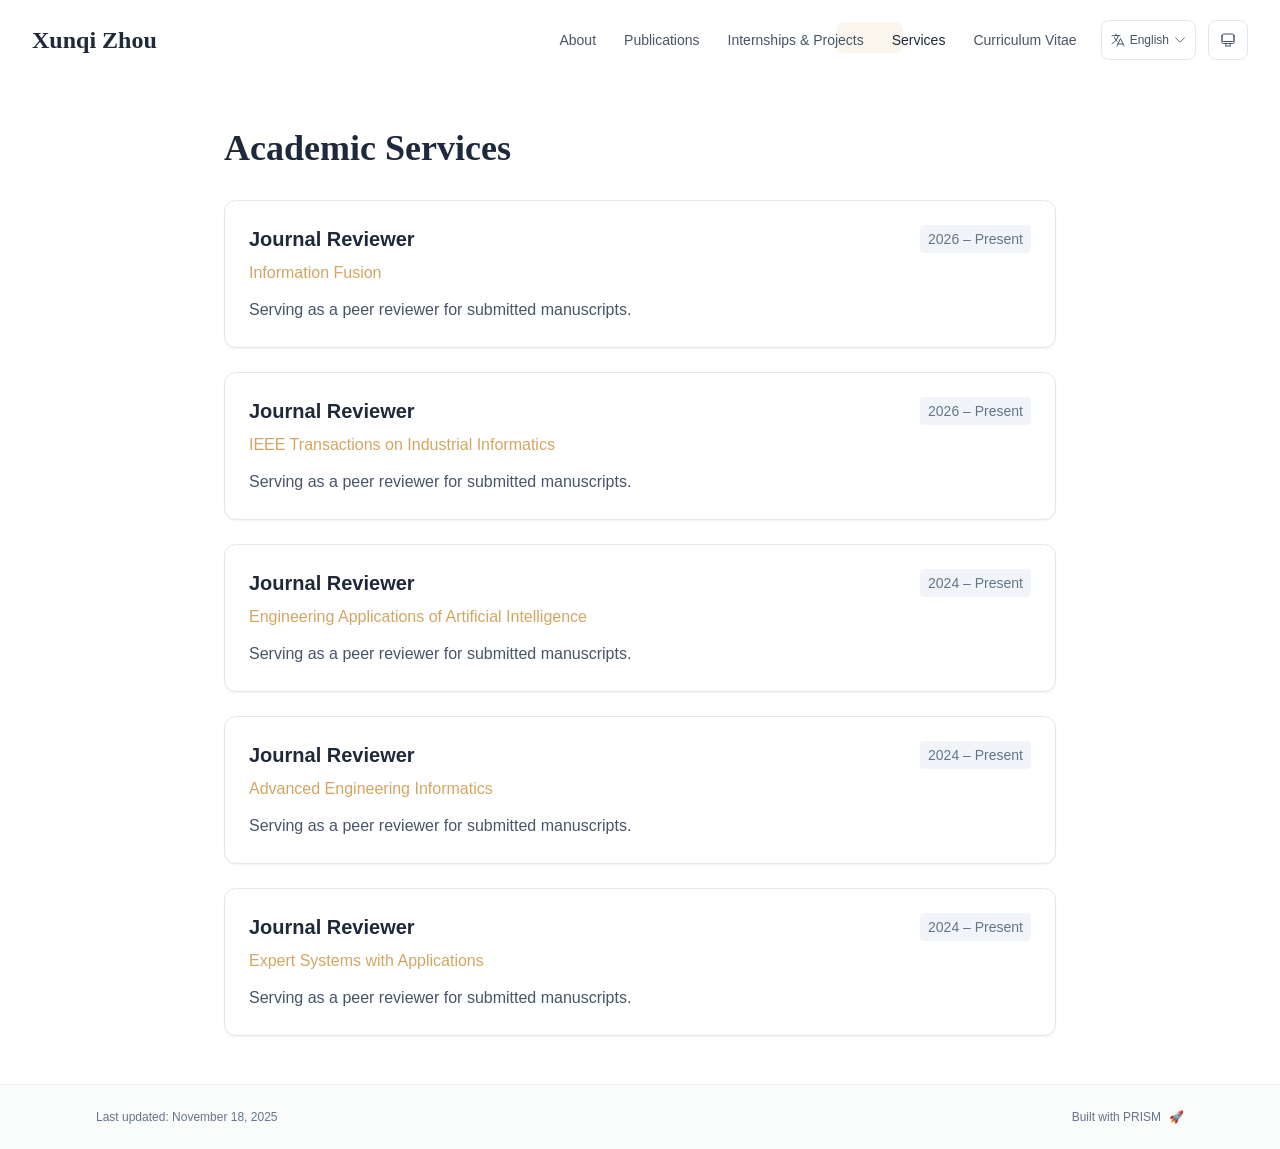
<file: services/index.html>
<!DOCTYPE html><html lang="en" class="scroll-smooth"><head><meta charSet="utf-8"/><meta name="viewport" content="width=device-width, initial-scale=1"/><link rel="stylesheet" href="/_next/static/css/ee203730db8da4dd.css" data-precedence="next"/><link rel="preload" as="script" fetchPriority="low" href="/_next/static/chunks/webpack-af78f5c2c11af041.js"/><script src="/_next/static/chunks/4bd1b696-70b6d399998de86a.js" async=""></script><script src="/_next/static/chunks/684-5aaa8290a129f299.js" async=""></script><script src="/_next/static/chunks/main-app-04f399b0247b218c.js" async=""></script><script src="/_next/static/chunks/461-a9a5d7b05a71d978.js" async=""></script><script src="/_next/static/chunks/874-6cc630662f3664af.js" async=""></script><script src="/_next/static/chunks/291-e39730cc9327e39b.js" async=""></script><script src="/_next/static/chunks/app/layout-044123db405c82a5.js" async=""></script><script src="/_next/static/chunks/314-e3b81037544f2c12.js" async=""></script><script src="/_next/static/chunks/748-6d208724f7090f54.js" async=""></script><script src="/_next/static/chunks/app/%5Bslug%5D/page-055cbaa810eacc4e.js" async=""></script><link rel="icon" href="/favicon.svg" type="image/svg+xml"/><link rel="dns-prefetch" href="https://jialeliu.com"/><link rel="preconnect" href="https://jialeliu.com" crossorigin=""/><link rel="preload" as="font" type="font/woff2" href="https://jialeliu.com/fonts/georgiab.woff2" crossorigin=""/><script>
              try {
                const theme = localStorage.getItem('theme-storage');
                const parsed = theme ? JSON.parse(theme) : null;
                const setting = parsed?.state?.theme || 'system';
                const prefersDark = typeof window !== 'undefined' && window.matchMedia && window.matchMedia('(prefers-color-scheme: dark)').matches;
                const effective = setting === 'dark' ? 'dark' : (setting === 'light' ? 'light' : (prefersDark ? 'dark' : 'light'));
                var root = document.documentElement;
                root.classList.add(effective);
                root.setAttribute('data-theme', effective);
              } catch (e) {
                var root = document.documentElement;
                root.classList.add('light');
                root.setAttribute('data-theme', 'light');
              }
            </script><script>
    try {
      const cfg = {"enabled":true,"locales":["zh","en"],"defaultLocale":"en","mode":"auto","fixedLocale":"en","persist":true,"switcher":true,"labels":{"zh":"中文","en":"English"}};
      const storageKey = 'locale-storage';
      const normalize = (value) => typeof value === 'string' ? value.trim().replace('_', '-').toLowerCase() : '';
      const matchLocale = (candidate) => {
        const normalized = normalize(candidate);
        if (!normalized) return null;
        if (cfg.locales.includes(normalized)) return normalized;
        const language = normalized.split('-')[0];
        if (cfg.locales.includes(language)) return language;
        return null;
      };

      let resolved = null;

      if (!cfg.enabled) {
        resolved = cfg.defaultLocale;
      } else if (cfg.persist) {
        resolved = matchLocale(localStorage.getItem(storageKey));
      }

      if (!resolved) {
        if (cfg.mode === 'fixed') {
          resolved = cfg.fixedLocale;
        } else {
          resolved = matchLocale(navigator.language);
        }
      }

      if (!resolved) {
        resolved = cfg.defaultLocale;
      }

      const root = document.documentElement;
      root.lang = resolved;
      root.setAttribute('data-locale', resolved);

      if (cfg.persist) {
        localStorage.setItem(storageKey, resolved);
      }
    } catch (e) {
      const root = document.documentElement;
      root.lang = 'en';
      root.setAttribute('data-locale', 'en');
    }
  </script><title>Academic Services | Xunqi Zhou</title><meta name="author" content="Xunqi Zhou"/><meta name="keywords" content="Xunqi Zhou,PhD,Research,North China Electric Power University"/><meta name="creator" content="Xunqi Zhou"/><meta name="publisher" content="Xunqi Zhou"/><meta property="og:title" content="Xunqi Zhou"/><meta property="og:description" content="PhD student at the North China Electric Power University."/><meta property="og:site_name" content="Xunqi Zhou&#x27;s Academic Website"/><meta property="og:locale" content="en_US"/><meta property="og:type" content="website"/><meta name="twitter:card" content="summary"/><meta name="twitter:title" content="Xunqi Zhou"/><meta name="twitter:description" content="PhD student at the North China Electric Power University."/><link rel="icon" href="/favicon.svg"/><script>document.querySelectorAll('body link[rel="icon"], body link[rel="apple-touch-icon"]').forEach(el => document.head.appendChild(el))</script><script src="/_next/static/chunks/polyfills-42372ed130431b0a.js" noModule=""></script></head><body class="font-sans antialiased"><div style="visibility:hidden"><nav class="fixed top-0 left-0 right-0 z-50" data-headlessui-state=""><div class="transition-all duration-300 ease-out bg-transparent" style="transform:translateY(-100px)"><div class="max-w-7xl mx-auto px-4 sm:px-6 lg:px-8"><div class="flex justify-between items-center h-16 lg:h-20"><div class="flex-shrink-0" tabindex="0"><a class="text-xl lg:text-2xl font-serif font-semibold text-primary hover:text-accent transition-colors duration-200" href="/">Xunqi Zhou</a></div><div class="hidden lg:block"><div class="ml-10 flex items-center space-x-3"><div class="relative flex items-baseline space-x-1"><a data-nav-href="/" class="relative px-3 py-2 text-sm font-medium rounded-lg transition-colors duration-150 text-neutral-600" href="/">About</a><a data-nav-href="/publications" class="relative px-3 py-2 text-sm font-medium rounded-lg transition-colors duration-150 text-neutral-600" href="/publications/">Publications</a><a data-nav-href="/teaching" class="relative px-3 py-2 text-sm font-medium rounded-lg transition-colors duration-150 text-neutral-600" href="/teaching/">Internships &amp; Projects</a><a data-nav-href="/services" class="relative px-3 py-2 text-sm font-medium rounded-lg transition-colors duration-150 text-primary" href="/services/">Services</a><a data-nav-href="/cv" class="relative px-3 py-2 text-sm font-medium rounded-lg transition-colors duration-150 text-neutral-600" href="/cv/">Curriculum Vitae</a></div><div class="flex items-center justify-center w-14 h-10 rounded-lg border border-neutral-200 dark:border-[rgba(148,163,184,0.24)] bg-background dark:bg-neutral-800"><div class="w-6 h-4 rounded bg-neutral-300 animate-pulse"></div></div><div class="flex items-center justify-center w-10 h-10 rounded-lg border border-neutral-200 dark:border-[rgba(148,163,184,0.24)] bg-background dark:bg-neutral-800"><div class="w-4 h-4 rounded-full bg-neutral-300 animate-pulse"></div></div></div></div><div class="lg:hidden flex items-center space-x-2"><div class="flex items-center justify-center w-14 h-10 rounded-lg border border-neutral-200 dark:border-[rgba(148,163,184,0.24)] bg-background dark:bg-neutral-800"><div class="w-6 h-4 rounded bg-neutral-300 animate-pulse"></div></div><div class="flex items-center justify-center w-10 h-10 rounded-lg border border-neutral-200 dark:border-[rgba(148,163,184,0.24)] bg-background dark:bg-neutral-800"><div class="w-4 h-4 rounded-full bg-neutral-300 animate-pulse"></div></div><button class="inline-flex items-center justify-center p-2 rounded-md text-neutral-600 hover:text-primary hover:bg-neutral-100 dark:hover:bg-neutral-800 focus:outline-none focus:ring-2 focus:ring-inset focus:ring-accent transition-colors duration-200" id="headlessui-disclosure-button-«R7pdb»" type="button" aria-expanded="false" data-headlessui-state=""><span class="sr-only">Open main menu</span><div><svg xmlns="http://www.w3.org/2000/svg" fill="none" viewBox="0 0 24 24" stroke-width="1.5" stroke="currentColor" aria-hidden="true" data-slot="icon" class="block h-6 w-6"><path stroke-linecap="round" stroke-linejoin="round" d="M3.75 6.75h16.5M3.75 12h16.5m-16.5 5.25h16.5"></path></svg></div></button></div></div></div></div></nav><main class="min-h-screen pt-16 lg:pt-20"><div class="max-w-4xl mx-auto px-4 sm:px-6 lg:px-8 py-12"><div style="opacity:0;transform:translateY(20px)"><div class="mb-8"><h1 class="text-4xl font-serif font-bold text-primary mb-4">Academic Services</h1></div><div class="space-y-12"><section id="all-items" class="scroll-mt-24"><div class="grid gap-6"><div class="bg-white dark:bg-neutral-900 p-6 rounded-xl shadow-sm border border-neutral-200 dark:border-neutral-800 hover:shadow-lg transition-all duration-200 hover:scale-[1.01]" style="opacity:0;transform:translateY(20px)"><div class="flex justify-between items-start mb-2 gap-4"><h3 class="text-xl font-semibold text-primary">Journal Reviewer</h3><span class="shrink-0 text-sm text-neutral-500 font-medium bg-neutral-100 dark:bg-neutral-800 px-2 py-1 rounded">2026 – Present</span></div><p class="text-base text-accent font-medium mb-3">Information Fusion</p><div class="text-base text-neutral-600 dark:text-neutral-500 leading-relaxed"><p class="mb-3 last:mb-0">Serving as a peer reviewer for submitted manuscripts.</p></div></div><div class="bg-white dark:bg-neutral-900 p-6 rounded-xl shadow-sm border border-neutral-200 dark:border-neutral-800 hover:shadow-lg transition-all duration-200 hover:scale-[1.01]" style="opacity:0;transform:translateY(20px)"><div class="flex justify-between items-start mb-2 gap-4"><h3 class="text-xl font-semibold text-primary">Journal Reviewer</h3><span class="shrink-0 text-sm text-neutral-500 font-medium bg-neutral-100 dark:bg-neutral-800 px-2 py-1 rounded">2026 – Present</span></div><p class="text-base text-accent font-medium mb-3">IEEE Transactions on Industrial Informatics</p><div class="text-base text-neutral-600 dark:text-neutral-500 leading-relaxed"><p class="mb-3 last:mb-0">Serving as a peer reviewer for submitted manuscripts.</p></div></div><div class="bg-white dark:bg-neutral-900 p-6 rounded-xl shadow-sm border border-neutral-200 dark:border-neutral-800 hover:shadow-lg transition-all duration-200 hover:scale-[1.01]" style="opacity:0;transform:translateY(20px)"><div class="flex justify-between items-start mb-2 gap-4"><h3 class="text-xl font-semibold text-primary">Journal Reviewer</h3><span class="shrink-0 text-sm text-neutral-500 font-medium bg-neutral-100 dark:bg-neutral-800 px-2 py-1 rounded">2024 – Present</span></div><p class="text-base text-accent font-medium mb-3">Engineering Applications of Artificial Intelligence</p><div class="text-base text-neutral-600 dark:text-neutral-500 leading-relaxed"><p class="mb-3 last:mb-0">Serving as a peer reviewer for submitted manuscripts.</p></div></div><div class="bg-white dark:bg-neutral-900 p-6 rounded-xl shadow-sm border border-neutral-200 dark:border-neutral-800 hover:shadow-lg transition-all duration-200 hover:scale-[1.01]" style="opacity:0;transform:translateY(20px)"><div class="flex justify-between items-start mb-2 gap-4"><h3 class="text-xl font-semibold text-primary">Journal Reviewer</h3><span class="shrink-0 text-sm text-neutral-500 font-medium bg-neutral-100 dark:bg-neutral-800 px-2 py-1 rounded">2024 – Present</span></div><p class="text-base text-accent font-medium mb-3">Advanced Engineering Informatics</p><div class="text-base text-neutral-600 dark:text-neutral-500 leading-relaxed"><p class="mb-3 last:mb-0">Serving as a peer reviewer for submitted manuscripts.</p></div></div><div class="bg-white dark:bg-neutral-900 p-6 rounded-xl shadow-sm border border-neutral-200 dark:border-neutral-800 hover:shadow-lg transition-all duration-200 hover:scale-[1.01]" style="opacity:0;transform:translateY(20px)"><div class="flex justify-between items-start mb-2 gap-4"><h3 class="text-xl font-semibold text-primary">Journal Reviewer</h3><span class="shrink-0 text-sm text-neutral-500 font-medium bg-neutral-100 dark:bg-neutral-800 px-2 py-1 rounded">2024 – Present</span></div><p class="text-base text-accent font-medium mb-3">Expert Systems with Applications</p><div class="text-base text-neutral-600 dark:text-neutral-500 leading-relaxed"><p class="mb-3 last:mb-0">Serving as a peer reviewer for submitted manuscripts.</p></div></div></div></section></div></div></div><!--$--><!--/$--><!--$--><!--/$--></main><footer class="border-t border-neutral-200/50 bg-neutral-50/50 dark:bg-neutral-900/50 dark:border-neutral-700/50"><div class="max-w-6xl mx-auto px-4 sm:px-6 lg:px-8 py-6"><div class="flex flex-col sm:flex-row justify-between items-center gap-2"><p class="text-xs text-neutral-500">Last updated<!-- -->: <!-- -->November 18, 2025</p><p class="text-xs text-neutral-500 flex items-center"><a href="https://github.com/xyjoey/PRISM" target="_blank" rel="noopener noreferrer">Built with PRISM</a><span class="ml-2">🚀</span></p></div></div></footer></div><script src="/_next/static/chunks/webpack-af78f5c2c11af041.js" async=""></script><script>(self.__next_f=self.__next_f||[]).push([0])</script><script>self.__next_f.push([1,"1:\"$Sreact.fragment\"\n3:I[3719,[\"461\",\"static/chunks/461-a9a5d7b05a71d978.js\",\"874\",\"static/chunks/874-6cc630662f3664af.js\",\"291\",\"static/chunks/291-e39730cc9327e39b.js\",\"177\",\"static/chunks/app/layout-044123db405c82a5.js\"],\"ThemeProvider\"]\n4:I[310,[\"461\",\"static/chunks/461-a9a5d7b05a71d978.js\",\"874\",\"static/chunks/874-6cc630662f3664af.js\",\"291\",\"static/chunks/291-e39730cc9327e39b.js\",\"177\",\"static/chunks/app/layout-044123db405c82a5.js\"],\"LocaleProvider\"]\n5:I[4574,[\"461\",\"static/chunks/461-a9a5d7b05a71d978.js\",\"874\",\"static/chunks/874-6cc630662f3664af.js\",\"291\",\"static/chunks/291-e39730cc9327e39b.js\",\"177\",\"static/chunks/app/layout-044123db405c82a5.js\"],\"default\"]\n6:I[7555,[],\"\"]\n7:I[1295,[],\"\"]\n8:I[2548,[\"461\",\"static/chunks/461-a9a5d7b05a71d978.js\",\"874\",\"static/chunks/874-6cc630662f3664af.js\",\"291\",\"static/chunks/291-e39730cc9327e39b.js\",\"177\",\"static/chunks/app/layout-044123db405c82a5.js\"],\"default\"]\na:I[9665,[],\"MetadataBoundary\"]\nc:I[9665,[],\"OutletBoundary\"]\nf:I[4911,[],\"AsyncMetadataOutlet\"]\n11:I[9665,[],\"ViewportBoundary\"]\n13:I[6614,[],\"\"]\n:HL[\"/_next/static/css/ee203730db8da4dd.css\",\"style\"]\n2:T5d7,\n    try {\n      const cfg = {\"enabled\":true,\"locales\":[\"zh\",\"en\"],\"defaultLocale\":\"en\",\"mode\":\"auto\",\"fixedLocale\":\"en\",\"persist\":true,\"switcher\":true,\"labels\":{\"zh\":\"中文\",\"en\":\"English\"}};\n      const storageKey = 'locale-storage';\n      const normalize = (value) =\u003e typeof value === 'string' ? value.trim().replace('_', '-').toLowerCase() : '';\n      const matchLocale = (candidate) =\u003e {\n        const normalized = normalize(candidate);\n        if (!normalized) return null;\n        if (cfg.locales.includes(normalized)) return normalized;\n        const language = normalized.split('-')[0];\n        if (cfg.locales.includes(language)) return language;\n        return null;\n      };\n\n      let resolved = null;\n\n      if (!cfg.enabled) {\n        resolved = cfg.defaultLocale;\n      } else if (cfg.persist) {\n        resolved = matchLocale(localStorage.getItem(storageKey));\n      }\n\n      if (!resolved) {\n        if ("])</script><script>self.__next_f.push([1,"cfg.mode === 'fixed') {\n          resolved = cfg.fixedLocale;\n        } else {\n          resolved = matchLocale(navigator.language);\n        }\n      }\n\n      if (!resolved) {\n        resolved = cfg.defaultLocale;\n      }\n\n      const root = document.documentElement;\n      root.lang = resolved;\n      root.setAttribute('data-locale', resolved);\n\n      if (cfg.persist) {\n        localStorage.setItem(storageKey, resolved);\n      }\n    } catch (e) {\n      const root = document.documentElement;\n      root.lang = 'en';\n      root.setAttribute('data-locale', 'en');\n    }\n  "])</script><script>self.__next_f.push([1,"0:{\"P\":null,\"b\":\"Pb2FgBvVizrtIe_Uu4GIU\",\"p\":\"\",\"c\":[\"\",\"services\",\"\"],\"i\":false,\"f\":[[[\"\",{\"children\":[[\"slug\",\"services\",\"d\"],{\"children\":[\"__PAGE__\",{}]}]},\"$undefined\",\"$undefined\",true],[\"\",[\"$\",\"$1\",\"c\",{\"children\":[[[\"$\",\"link\",\"0\",{\"rel\":\"stylesheet\",\"href\":\"/_next/static/css/ee203730db8da4dd.css\",\"precedence\":\"next\",\"crossOrigin\":\"$undefined\",\"nonce\":\"$undefined\"}]],[\"$\",\"html\",null,{\"lang\":\"en\",\"className\":\"scroll-smooth\",\"suppressHydrationWarning\":true,\"children\":[[\"$\",\"head\",null,{\"children\":[[\"$\",\"link\",null,{\"rel\":\"icon\",\"href\":\"/favicon.svg\",\"type\":\"image/svg+xml\"}],[\"$\",\"link\",null,{\"rel\":\"dns-prefetch\",\"href\":\"https://jialeliu.com\"}],[\"$\",\"link\",null,{\"rel\":\"preconnect\",\"href\":\"https://jialeliu.com\",\"crossOrigin\":\"\"}],[\"$\",\"link\",null,{\"rel\":\"preload\",\"as\":\"font\",\"type\":\"font/woff2\",\"href\":\"https://jialeliu.com/fonts/georgiab.woff2\",\"crossOrigin\":\"\"}],[\"$\",\"script\",null,{\"dangerouslySetInnerHTML\":{\"__html\":\"\\n              try {\\n                const theme = localStorage.getItem('theme-storage');\\n                const parsed = theme ? JSON.parse(theme) : null;\\n                const setting = parsed?.state?.theme || 'system';\\n                const prefersDark = typeof window !== 'undefined' \u0026\u0026 window.matchMedia \u0026\u0026 window.matchMedia('(prefers-color-scheme: dark)').matches;\\n                const effective = setting === 'dark' ? 'dark' : (setting === 'light' ? 'light' : (prefersDark ? 'dark' : 'light'));\\n                var root = document.documentElement;\\n                root.classList.add(effective);\\n                root.setAttribute('data-theme', effective);\\n              } catch (e) {\\n                var root = document.documentElement;\\n                root.classList.add('light');\\n                root.setAttribute('data-theme', 'light');\\n              }\\n            \"}}],[\"$\",\"script\",null,{\"dangerouslySetInnerHTML\":{\"__html\":\"$2\"}}]]}],[\"$\",\"body\",null,{\"className\":\"font-sans antialiased\",\"children\":[\"$\",\"$L3\",null,{\"children\":[\"$\",\"$L4\",null,{\"config\":{\"enabled\":true,\"locales\":[\"zh\",\"en\"],\"defaultLocale\":\"en\",\"mode\":\"auto\",\"fixedLocale\":\"en\",\"persist\":true,\"switcher\":true,\"labels\":{\"zh\":\"中文\",\"en\":\"English\"}},\"children\":[[\"$\",\"$L5\",null,{\"items\":[{\"title\":\"About\",\"type\":\"page\",\"target\":\"about\",\"href\":\"/\"},{\"title\":\"Publications\",\"type\":\"page\",\"target\":\"publications\",\"href\":\"/publications\"},{\"title\":\"Internships \u0026 Projects\",\"type\":\"page\",\"target\":\"teaching\",\"href\":\"/teaching\"},{\"title\":\"Services\",\"type\":\"page\",\"target\":\"services\",\"href\":\"/services\"},{\"title\":\"Curriculum Vitae\",\"type\":\"page\",\"target\":\"cv\",\"href\":\"/cv\"}],\"siteTitle\":\"Xunqi Zhou\",\"enableOnePageMode\":false,\"i18n\":\"$0:f:0:1:1:props:children:1:props:children:1:props:children:props:children:props:config\",\"itemsByLocale\":{\"zh\":[{\"title\":\"关于我\",\"type\":\"page\",\"target\":\"about\",\"href\":\"/\"},{\"title\":\"论文\",\"type\":\"page\",\"target\":\"publications\",\"href\":\"/publications\"},{\"title\":\"实习与项目\",\"type\":\"page\",\"target\":\"teaching\",\"href\":\"/teaching\"},{\"title\":\"服务\",\"type\":\"page\",\"target\":\"services\",\"href\":\"/services\"},{\"title\":\"简历\",\"type\":\"page\",\"target\":\"cv\",\"href\":\"/cv\"}],\"en\":[{\"title\":\"About\",\"type\":\"page\",\"target\":\"about\",\"href\":\"/\"},{\"title\":\"Publications\",\"type\":\"page\",\"target\":\"publications\",\"href\":\"/publications\"},{\"title\":\"Internships \u0026 Projects\",\"type\":\"page\",\"target\":\"teaching\",\"href\":\"/teaching\"},{\"title\":\"Services\",\"type\":\"page\",\"target\":\"services\",\"href\":\"/services\"},{\"title\":\"Curriculum Vitae\",\"type\":\"page\",\"target\":\"cv\",\"href\":\"/cv\"}]},\"siteTitleByLocale\":{\"zh\":\"周迅琪\",\"en\":\"Xunqi Zhou\"}}],[\"$\",\"main\",null,{\"className\":\"min-h-screen pt-16 lg:pt-20\",\"children\":[\"$\",\"$L6\",null,{\"parallelRouterKey\":\"children\",\"error\":\"$undefined\",\"errorStyles\":\"$undefined\",\"errorScripts\":\"$undefined\",\"template\":[\"$\",\"$L7\",null,{}],\"templateStyles\":\"$undefined\",\"templateScripts\":\"$undefined\",\"notFound\":[[[\"$\",\"title\",null,{\"children\":\"404: This page could not be found.\"}],[\"$\",\"div\",null,{\"style\":{\"fontFamily\":\"system-ui,\\\"Segoe UI\\\",Roboto,Helvetica,Arial,sans-serif,\\\"Apple Color Emoji\\\",\\\"Segoe UI Emoji\\\"\",\"height\":\"100vh\",\"textAlign\":\"center\",\"display\":\"flex\",\"flexDirection\":\"column\",\"alignItems\":\"center\",\"justifyContent\":\"center\"},\"children\":[\"$\",\"div\",null,{\"children\":[[\"$\",\"style\",null,{\"dangerouslySetInnerHTML\":{\"__html\":\"body{color:#000;background:#fff;margin:0}.next-error-h1{border-right:1px solid rgba(0,0,0,.3)}@media (prefers-color-scheme:dark){body{color:#fff;background:#000}.next-error-h1{border-right:1px solid rgba(255,255,255,.3)}}\"}}],[\"$\",\"h1\",null,{\"className\":\"next-error-h1\",\"style\":{\"display\":\"inline-block\",\"margin\":\"0 20px 0 0\",\"padding\":\"0 23px 0 0\",\"fontSize\":24,\"fontWeight\":500,\"verticalAlign\":\"top\",\"lineHeight\":\"49px\"},\"children\":404}],[\"$\",\"div\",null,{\"style\":{\"display\":\"inline-block\"},\"children\":[\"$\",\"h2\",null,{\"style\":{\"fontSize\":14,\"fontWeight\":400,\"lineHeight\":\"49px\",\"margin\":0},\"children\":\"This page could not be found.\"}]}]]}]}]],[]],\"forbidden\":\"$undefined\",\"unauthorized\":\"$undefined\"}]}],[\"$\",\"$L8\",null,{\"lastUpdated\":\"November 18, 2025\",\"lastUpdatedByLocale\":{\"zh\":\"2026年06月18日\",\"en\":\"November 18, 2025\"},\"defaultLocale\":\"en\"}]]}]}]}]]}]]}],{\"children\":[[\"slug\",\"services\",\"d\"],[\"$\",\"$1\",\"c\",{\"children\":[null,[\"$\",\"$L6\",null,{\"parallelRouterKey\":\"children\",\"error\":\"$undefined\",\"errorStyles\":\"$undefined\",\"errorScripts\":\"$undefined\",\"template\":[\"$\",\"$L7\",null,{}],\"templateStyles\":\"$undefined\",\"templateScripts\":\"$undefined\",\"notFound\":\"$undefined\",\"forbidden\":\"$undefined\",\"unauthorized\":\"$undefined\"}]]}],{\"children\":[\"__PAGE__\",[\"$\",\"$1\",\"c\",{\"children\":[\"$L9\",[\"$\",\"$La\",null,{\"children\":\"$Lb\"}],null,[\"$\",\"$Lc\",null,{\"children\":[\"$Ld\",\"$Le\",[\"$\",\"$Lf\",null,{\"promise\":\"$@10\"}]]}]]}],{},null,false]},null,false]},null,false],[\"$\",\"$1\",\"h\",{\"children\":[null,[\"$\",\"$1\",\"vDXtreNhqTbX7h2Oxrvg2\",{\"children\":[[\"$\",\"$L11\",null,{\"children\":\"$L12\"}],null]}],null]}],false]],\"m\":\"$undefined\",\"G\":[\"$13\",\"$undefined\"],\"s\":false,\"S\":true}\n"])</script><script>self.__next_f.push([1,"14:\"$Sreact.suspense\"\n15:I[4911,[],\"AsyncMetadata\"]\n17:I[2382,[\"461\",\"static/chunks/461-a9a5d7b05a71d978.js\",\"314\",\"static/chunks/314-e3b81037544f2c12.js\",\"748\",\"static/chunks/748-6d208724f7090f54.js\",\"182\",\"static/chunks/app/%5Bslug%5D/page-055cbaa810eacc4e.js\"],\"default\"]\nb:[\"$\",\"$14\",null,{\"fallback\":null,\"children\":[\"$\",\"$L15\",null,{\"promise\":\"$@16\"}]}]\n9:[\"$\",\"$L17\",null,{\"dataByLocale\":{\"zh\":{\"type\":\"card\",\"config\":{\"type\":\"card\",\"title\":\"学术服务\",\"items\":[{\"title\":\"审稿人\",\"subtitle\":\"Information Fusion\",\"date\":\"2026-至今\",\"content\":\"参与审阅论文。\"},{\"title\":\"审稿人\",\"subtitle\":\"IEEE Transactions on Industrial Informatics\",\"date\":\"2026-至今\",\"content\":\"参与审阅论文。\"},{\"title\":\"审稿人\",\"subtitle\":\"Engineering Applications of Artificial Intelligence\",\"date\":\"2024-至今\",\"content\":\"参与审阅论文。\"},{\"title\":\"审稿人\",\"subtitle\":\"Advanced Engineering Informatics\",\"date\":\"2024-至今\",\"content\":\"参与审阅论文。\"},{\"title\":\"审稿人\",\"subtitle\":\"Expert Systems with Applications\",\"date\":\"2024-至今\",\"content\":\"参与审阅论文。\"}]}},\"en\":{\"type\":\"card\",\"config\":{\"type\":\"card\",\"title\":\"Academic Services\",\"items\":[{\"title\":\"Journal Reviewer\",\"subtitle\":\"Information Fusion\",\"date\":\"2026 – Present\",\"content\":\"Serving as a peer reviewer for submitted manuscripts.\"},{\"title\":\"Journal Reviewer\",\"subtitle\":\"IEEE Transactions on Industrial Informatics\",\"date\":\"2026 – Present\",\"content\":\"Serving as a peer reviewer for submitted manuscripts.\"},{\"title\":\"Journal Reviewer\",\"subtitle\":\"Engineering Applications of Artificial Intelligence\",\"date\":\"2024 – Present\",\"content\":\"Serving as a peer reviewer for submitted manuscripts.\"},{\"title\":\"Journal Reviewer\",\"subtitle\":\"Advanced Engineering Informatics\",\"date\":\"2024 – Present\",\"content\":\"Serving as a peer reviewer for submitted manuscripts.\"},{\"title\":\"Journal Reviewer\",\"subtitle\":\"Expert Systems with Applications\",\"date\":\"2024 – Present\",\"content\":\"Serving as a peer reviewer for submitted manuscripts.\"}]}}},\"defau"])</script><script>self.__next_f.push([1,"ltLocale\":\"en\"}]\n"])</script><script>self.__next_f.push([1,"e:null\n"])</script><script>self.__next_f.push([1,"12:[[\"$\",\"meta\",\"0\",{\"charSet\":\"utf-8\"}],[\"$\",\"meta\",\"1\",{\"name\":\"viewport\",\"content\":\"width=device-width, initial-scale=1\"}]]\nd:null\n"])</script><script>self.__next_f.push([1,"16:{\"metadata\":[[\"$\",\"title\",\"0\",{\"children\":\"Academic Services | Xunqi Zhou\"}],[\"$\",\"meta\",\"1\",{\"name\":\"author\",\"content\":\"Xunqi Zhou\"}],[\"$\",\"meta\",\"2\",{\"name\":\"keywords\",\"content\":\"Xunqi Zhou,PhD,Research,North China Electric Power University\"}],[\"$\",\"meta\",\"3\",{\"name\":\"creator\",\"content\":\"Xunqi Zhou\"}],[\"$\",\"meta\",\"4\",{\"name\":\"publisher\",\"content\":\"Xunqi Zhou\"}],[\"$\",\"meta\",\"5\",{\"property\":\"og:title\",\"content\":\"Xunqi Zhou\"}],[\"$\",\"meta\",\"6\",{\"property\":\"og:description\",\"content\":\"PhD student at the North China Electric Power University.\"}],[\"$\",\"meta\",\"7\",{\"property\":\"og:site_name\",\"content\":\"Xunqi Zhou's Academic Website\"}],[\"$\",\"meta\",\"8\",{\"property\":\"og:locale\",\"content\":\"en_US\"}],[\"$\",\"meta\",\"9\",{\"property\":\"og:type\",\"content\":\"website\"}],[\"$\",\"meta\",\"10\",{\"name\":\"twitter:card\",\"content\":\"summary\"}],[\"$\",\"meta\",\"11\",{\"name\":\"twitter:title\",\"content\":\"Xunqi Zhou\"}],[\"$\",\"meta\",\"12\",{\"name\":\"twitter:description\",\"content\":\"PhD student at the North China Electric Power University.\"}],[\"$\",\"link\",\"13\",{\"rel\":\"icon\",\"href\":\"/favicon.svg\"}]],\"error\":null,\"digest\":\"$undefined\"}\n10:{\"metadata\":\"$16:metadata\",\"error\":null,\"digest\":\"$undefined\"}\n"])</script></body></html>
</file>
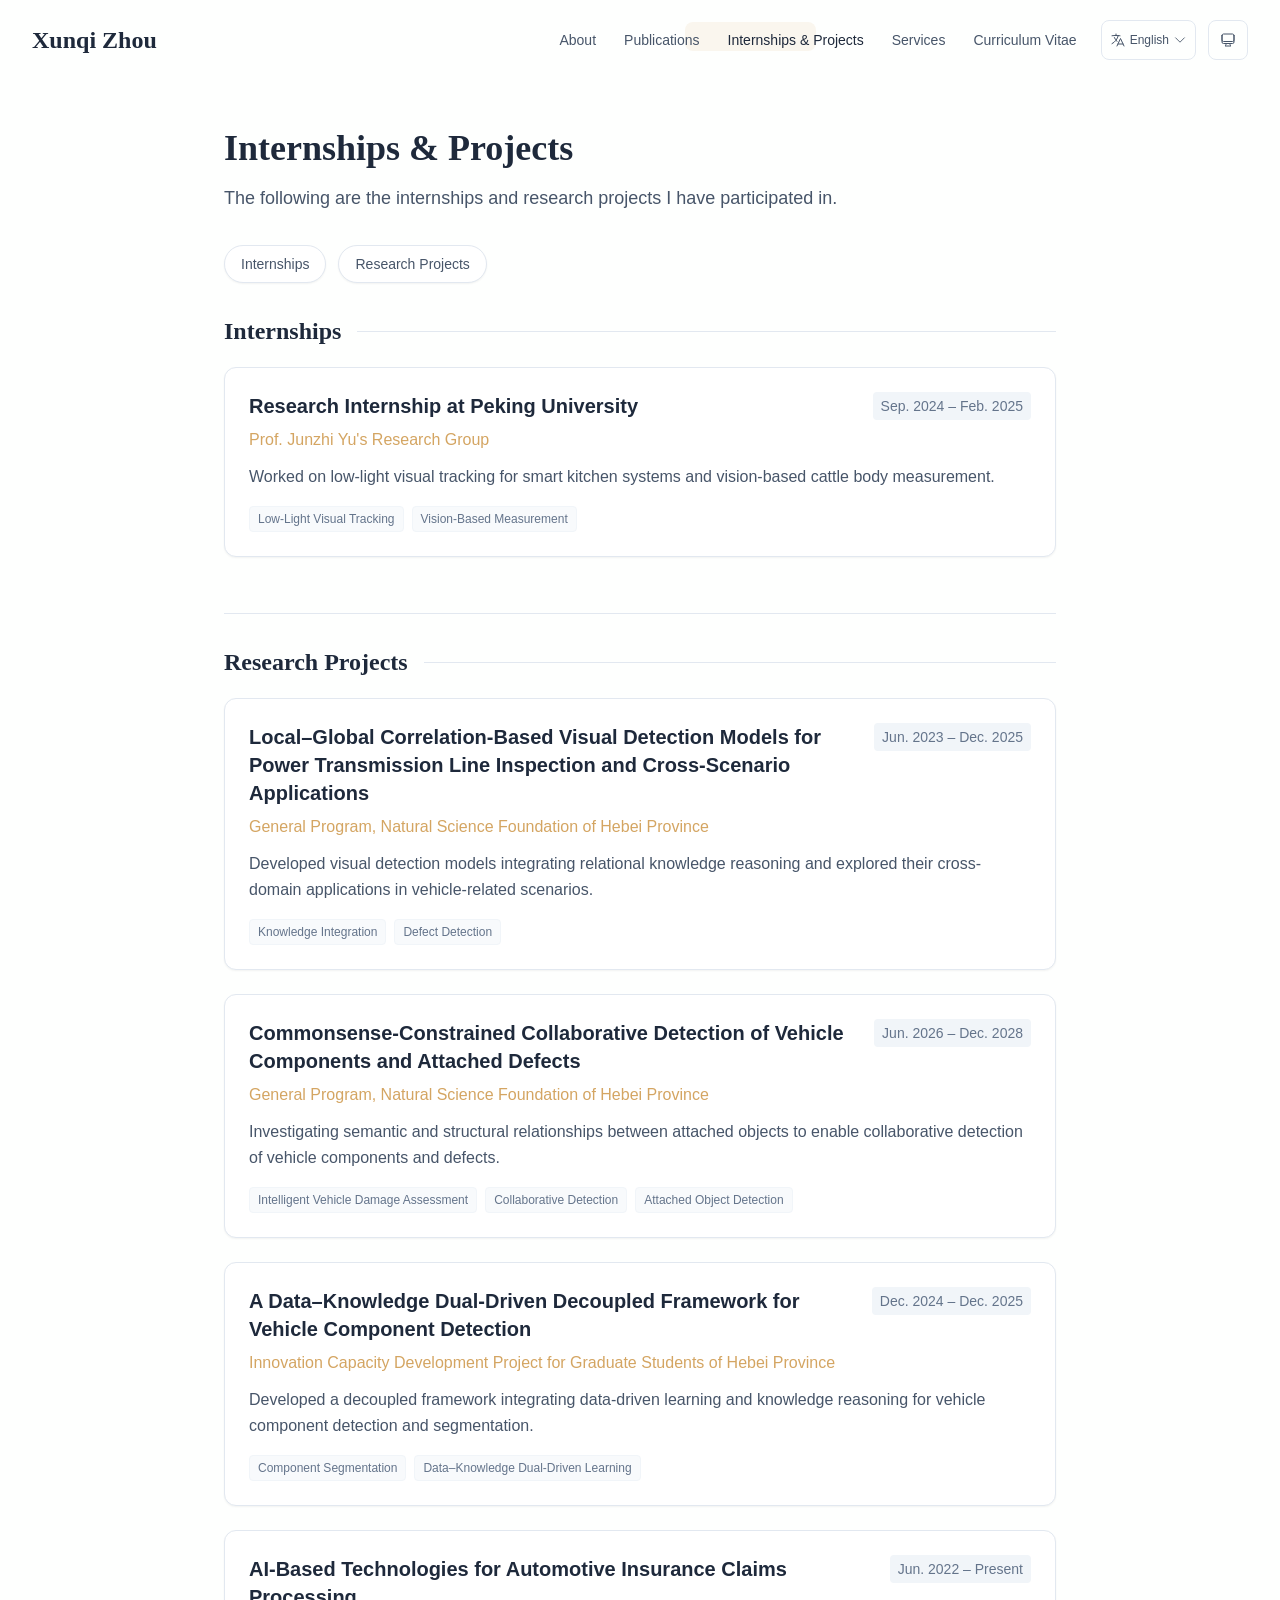
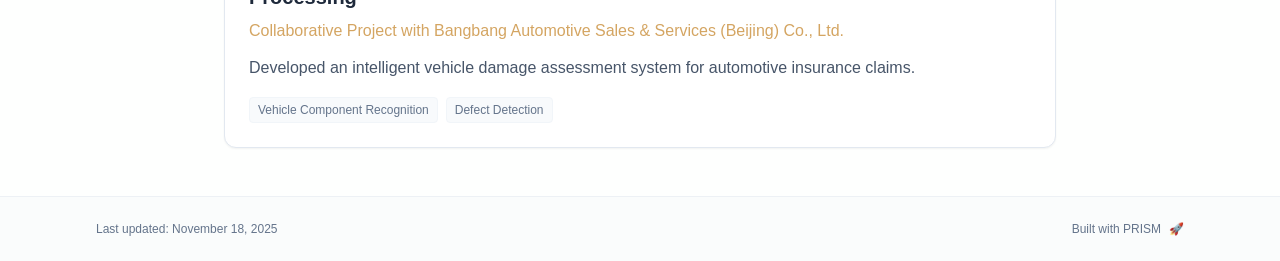
<file: teaching/index.html>
<!DOCTYPE html><html lang="en" class="scroll-smooth"><head><meta charSet="utf-8"/><meta name="viewport" content="width=device-width, initial-scale=1"/><link rel="stylesheet" href="/_next/static/css/ee203730db8da4dd.css" data-precedence="next"/><link rel="preload" as="script" fetchPriority="low" href="/_next/static/chunks/webpack-af78f5c2c11af041.js"/><script src="/_next/static/chunks/4bd1b696-70b6d399998de86a.js" async=""></script><script src="/_next/static/chunks/684-5aaa8290a129f299.js" async=""></script><script src="/_next/static/chunks/main-app-04f399b0247b218c.js" async=""></script><script src="/_next/static/chunks/461-a9a5d7b05a71d978.js" async=""></script><script src="/_next/static/chunks/874-6cc630662f3664af.js" async=""></script><script src="/_next/static/chunks/291-e39730cc9327e39b.js" async=""></script><script src="/_next/static/chunks/app/layout-044123db405c82a5.js" async=""></script><script src="/_next/static/chunks/314-e3b81037544f2c12.js" async=""></script><script src="/_next/static/chunks/748-6d208724f7090f54.js" async=""></script><script src="/_next/static/chunks/app/%5Bslug%5D/page-055cbaa810eacc4e.js" async=""></script><link rel="icon" href="/favicon.svg" type="image/svg+xml"/><link rel="dns-prefetch" href="https://jialeliu.com"/><link rel="preconnect" href="https://jialeliu.com" crossorigin=""/><link rel="preload" as="font" type="font/woff2" href="https://jialeliu.com/fonts/georgiab.woff2" crossorigin=""/><script>
              try {
                const theme = localStorage.getItem('theme-storage');
                const parsed = theme ? JSON.parse(theme) : null;
                const setting = parsed?.state?.theme || 'system';
                const prefersDark = typeof window !== 'undefined' && window.matchMedia && window.matchMedia('(prefers-color-scheme: dark)').matches;
                const effective = setting === 'dark' ? 'dark' : (setting === 'light' ? 'light' : (prefersDark ? 'dark' : 'light'));
                var root = document.documentElement;
                root.classList.add(effective);
                root.setAttribute('data-theme', effective);
              } catch (e) {
                var root = document.documentElement;
                root.classList.add('light');
                root.setAttribute('data-theme', 'light');
              }
            </script><script>
    try {
      const cfg = {"enabled":true,"locales":["zh","en"],"defaultLocale":"en","mode":"auto","fixedLocale":"en","persist":true,"switcher":true,"labels":{"zh":"中文","en":"English"}};
      const storageKey = 'locale-storage';
      const normalize = (value) => typeof value === 'string' ? value.trim().replace('_', '-').toLowerCase() : '';
      const matchLocale = (candidate) => {
        const normalized = normalize(candidate);
        if (!normalized) return null;
        if (cfg.locales.includes(normalized)) return normalized;
        const language = normalized.split('-')[0];
        if (cfg.locales.includes(language)) return language;
        return null;
      };

      let resolved = null;

      if (!cfg.enabled) {
        resolved = cfg.defaultLocale;
      } else if (cfg.persist) {
        resolved = matchLocale(localStorage.getItem(storageKey));
      }

      if (!resolved) {
        if (cfg.mode === 'fixed') {
          resolved = cfg.fixedLocale;
        } else {
          resolved = matchLocale(navigator.language);
        }
      }

      if (!resolved) {
        resolved = cfg.defaultLocale;
      }

      const root = document.documentElement;
      root.lang = resolved;
      root.setAttribute('data-locale', resolved);

      if (cfg.persist) {
        localStorage.setItem(storageKey, resolved);
      }
    } catch (e) {
      const root = document.documentElement;
      root.lang = 'en';
      root.setAttribute('data-locale', 'en');
    }
  </script><title>Internships &amp; Projects | Xunqi Zhou</title><meta name="description" content="The following are the internships and research projects I have participated in."/><meta name="author" content="Xunqi Zhou"/><meta name="keywords" content="Xunqi Zhou,PhD,Research,North China Electric Power University"/><meta name="creator" content="Xunqi Zhou"/><meta name="publisher" content="Xunqi Zhou"/><meta property="og:title" content="Xunqi Zhou"/><meta property="og:description" content="PhD student at the North China Electric Power University."/><meta property="og:site_name" content="Xunqi Zhou&#x27;s Academic Website"/><meta property="og:locale" content="en_US"/><meta property="og:type" content="website"/><meta name="twitter:card" content="summary"/><meta name="twitter:title" content="Xunqi Zhou"/><meta name="twitter:description" content="PhD student at the North China Electric Power University."/><link rel="icon" href="/favicon.svg"/><script>document.querySelectorAll('body link[rel="icon"], body link[rel="apple-touch-icon"]').forEach(el => document.head.appendChild(el))</script><script src="/_next/static/chunks/polyfills-42372ed130431b0a.js" noModule=""></script></head><body class="font-sans antialiased"><div style="visibility:hidden"><nav class="fixed top-0 left-0 right-0 z-50" data-headlessui-state=""><div class="transition-all duration-300 ease-out bg-transparent" style="transform:translateY(-100px)"><div class="max-w-7xl mx-auto px-4 sm:px-6 lg:px-8"><div class="flex justify-between items-center h-16 lg:h-20"><div class="flex-shrink-0" tabindex="0"><a class="text-xl lg:text-2xl font-serif font-semibold text-primary hover:text-accent transition-colors duration-200" href="/">Xunqi Zhou</a></div><div class="hidden lg:block"><div class="ml-10 flex items-center space-x-3"><div class="relative flex items-baseline space-x-1"><a data-nav-href="/" class="relative px-3 py-2 text-sm font-medium rounded-lg transition-colors duration-150 text-neutral-600" href="/">About</a><a data-nav-href="/publications" class="relative px-3 py-2 text-sm font-medium rounded-lg transition-colors duration-150 text-neutral-600" href="/publications/">Publications</a><a data-nav-href="/teaching" class="relative px-3 py-2 text-sm font-medium rounded-lg transition-colors duration-150 text-primary" href="/teaching/">Internships &amp; Projects</a><a data-nav-href="/services" class="relative px-3 py-2 text-sm font-medium rounded-lg transition-colors duration-150 text-neutral-600" href="/services/">Services</a><a data-nav-href="/cv" class="relative px-3 py-2 text-sm font-medium rounded-lg transition-colors duration-150 text-neutral-600" href="/cv/">Curriculum Vitae</a></div><div class="flex items-center justify-center w-14 h-10 rounded-lg border border-neutral-200 dark:border-[rgba(148,163,184,0.24)] bg-background dark:bg-neutral-800"><div class="w-6 h-4 rounded bg-neutral-300 animate-pulse"></div></div><div class="flex items-center justify-center w-10 h-10 rounded-lg border border-neutral-200 dark:border-[rgba(148,163,184,0.24)] bg-background dark:bg-neutral-800"><div class="w-4 h-4 rounded-full bg-neutral-300 animate-pulse"></div></div></div></div><div class="lg:hidden flex items-center space-x-2"><div class="flex items-center justify-center w-14 h-10 rounded-lg border border-neutral-200 dark:border-[rgba(148,163,184,0.24)] bg-background dark:bg-neutral-800"><div class="w-6 h-4 rounded bg-neutral-300 animate-pulse"></div></div><div class="flex items-center justify-center w-10 h-10 rounded-lg border border-neutral-200 dark:border-[rgba(148,163,184,0.24)] bg-background dark:bg-neutral-800"><div class="w-4 h-4 rounded-full bg-neutral-300 animate-pulse"></div></div><button class="inline-flex items-center justify-center p-2 rounded-md text-neutral-600 hover:text-primary hover:bg-neutral-100 dark:hover:bg-neutral-800 focus:outline-none focus:ring-2 focus:ring-inset focus:ring-accent transition-colors duration-200" id="headlessui-disclosure-button-«R7pdb»" type="button" aria-expanded="false" data-headlessui-state=""><span class="sr-only">Open main menu</span><div><svg xmlns="http://www.w3.org/2000/svg" fill="none" viewBox="0 0 24 24" stroke-width="1.5" stroke="currentColor" aria-hidden="true" data-slot="icon" class="block h-6 w-6"><path stroke-linecap="round" stroke-linejoin="round" d="M3.75 6.75h16.5M3.75 12h16.5m-16.5 5.25h16.5"></path></svg></div></button></div></div></div></div></nav><main class="min-h-screen pt-16 lg:pt-20"><div class="max-w-4xl mx-auto px-4 sm:px-6 lg:px-8 py-12"><div style="opacity:0;transform:translateY(20px)"><div class="mb-8"><h1 class="text-4xl font-serif font-bold text-primary mb-4">Internships &amp; Projects</h1><div class="text-lg text-neutral-600 dark:text-neutral-500 max-w-2xl leading-relaxed"><p class="mb-3 last:mb-0">The following are the internships and research projects I have participated in.</p></div></div><nav class="mb-8 flex flex-wrap gap-3" aria-label="Section navigation"><a href="#internships" class="rounded-full border border-neutral-200 bg-white px-4 py-2 text-sm font-medium text-neutral-600 shadow-sm transition-all duration-200 hover:border-accent hover:bg-accent hover:text-white dark:border-neutral-800 dark:bg-neutral-900 dark:text-neutral-300">Internships</a><a href="#research-projects" class="rounded-full border border-neutral-200 bg-white px-4 py-2 text-sm font-medium text-neutral-600 shadow-sm transition-all duration-200 hover:border-accent hover:bg-accent hover:text-white dark:border-neutral-800 dark:bg-neutral-900 dark:text-neutral-300">Research Projects</a></nav><div class="space-y-12"><section id="internships" class="scroll-mt-24"><div class="mb-5"><div class="flex items-center gap-4"><h2 class="text-2xl font-serif font-bold text-primary whitespace-nowrap">Internships</h2><div class="h-px flex-1 bg-neutral-200 dark:bg-neutral-800"></div></div></div><div class="grid gap-6"><div class="bg-white dark:bg-neutral-900 p-6 rounded-xl shadow-sm border border-neutral-200 dark:border-neutral-800 hover:shadow-lg transition-all duration-200 hover:scale-[1.01]" style="opacity:0;transform:translateY(20px)"><div class="flex justify-between items-start mb-2 gap-4"><h3 class="text-xl font-semibold text-primary">Research Internship at Peking University</h3><span class="shrink-0 text-sm text-neutral-500 font-medium bg-neutral-100 dark:bg-neutral-800 px-2 py-1 rounded">Sep. 2024 – Feb. 2025</span></div><p class="text-base text-accent font-medium mb-3">Prof. Junzhi Yu&#x27;s Research Group</p><div class="text-base text-neutral-600 dark:text-neutral-500 leading-relaxed"><p class="mb-3 last:mb-0">Worked on low-light visual tracking for smart kitchen systems and vision-based cattle body measurement.</p></div><div class="flex flex-wrap gap-2 mt-4"><span class="text-xs text-neutral-500 bg-neutral-50 dark:bg-neutral-800/50 px-2 py-1 rounded border border-neutral-100 dark:border-neutral-800">Low-Light Visual Tracking</span><span class="text-xs text-neutral-500 bg-neutral-50 dark:bg-neutral-800/50 px-2 py-1 rounded border border-neutral-100 dark:border-neutral-800">Vision-Based Measurement</span></div></div></div></section><section id="research-projects" class="scroll-mt-24"><div class="mb-5 pt-2"><div class="mb-8 border-t border-neutral-200 dark:border-neutral-800"></div><div class="flex items-center gap-4"><h2 class="text-2xl font-serif font-bold text-primary whitespace-nowrap">Research Projects</h2><div class="h-px flex-1 bg-neutral-200 dark:bg-neutral-800"></div></div></div><div class="grid gap-6"><div class="bg-white dark:bg-neutral-900 p-6 rounded-xl shadow-sm border border-neutral-200 dark:border-neutral-800 hover:shadow-lg transition-all duration-200 hover:scale-[1.01]" style="opacity:0;transform:translateY(20px)"><div class="flex justify-between items-start mb-2 gap-4"><h3 class="text-xl font-semibold text-primary">Local–Global Correlation-Based Visual Detection Models for Power Transmission Line Inspection and Cross-Scenario Applications</h3><span class="shrink-0 text-sm text-neutral-500 font-medium bg-neutral-100 dark:bg-neutral-800 px-2 py-1 rounded">Jun. 2023 – Dec. 2025</span></div><p class="text-base text-accent font-medium mb-3">General Program, Natural Science Foundation of Hebei Province</p><div class="text-base text-neutral-600 dark:text-neutral-500 leading-relaxed"><p class="mb-3 last:mb-0">Developed visual detection models integrating relational knowledge reasoning and explored their cross-domain applications in vehicle-related scenarios.</p></div><div class="flex flex-wrap gap-2 mt-4"><span class="text-xs text-neutral-500 bg-neutral-50 dark:bg-neutral-800/50 px-2 py-1 rounded border border-neutral-100 dark:border-neutral-800">Knowledge Integration</span><span class="text-xs text-neutral-500 bg-neutral-50 dark:bg-neutral-800/50 px-2 py-1 rounded border border-neutral-100 dark:border-neutral-800">Defect Detection</span></div></div><div class="bg-white dark:bg-neutral-900 p-6 rounded-xl shadow-sm border border-neutral-200 dark:border-neutral-800 hover:shadow-lg transition-all duration-200 hover:scale-[1.01]" style="opacity:0;transform:translateY(20px)"><div class="flex justify-between items-start mb-2 gap-4"><h3 class="text-xl font-semibold text-primary">Commonsense-Constrained Collaborative Detection of Vehicle Components and Attached Defects</h3><span class="shrink-0 text-sm text-neutral-500 font-medium bg-neutral-100 dark:bg-neutral-800 px-2 py-1 rounded">Jun. 2026 – Dec. 2028</span></div><p class="text-base text-accent font-medium mb-3">General Program, Natural Science Foundation of Hebei Province</p><div class="text-base text-neutral-600 dark:text-neutral-500 leading-relaxed"><p class="mb-3 last:mb-0">Investigating semantic and structural relationships between attached objects to enable collaborative detection of vehicle components and defects.</p></div><div class="flex flex-wrap gap-2 mt-4"><span class="text-xs text-neutral-500 bg-neutral-50 dark:bg-neutral-800/50 px-2 py-1 rounded border border-neutral-100 dark:border-neutral-800">Intelligent Vehicle Damage Assessment</span><span class="text-xs text-neutral-500 bg-neutral-50 dark:bg-neutral-800/50 px-2 py-1 rounded border border-neutral-100 dark:border-neutral-800">Collaborative Detection</span><span class="text-xs text-neutral-500 bg-neutral-50 dark:bg-neutral-800/50 px-2 py-1 rounded border border-neutral-100 dark:border-neutral-800">Attached Object Detection</span></div></div><div class="bg-white dark:bg-neutral-900 p-6 rounded-xl shadow-sm border border-neutral-200 dark:border-neutral-800 hover:shadow-lg transition-all duration-200 hover:scale-[1.01]" style="opacity:0;transform:translateY(20px)"><div class="flex justify-between items-start mb-2 gap-4"><h3 class="text-xl font-semibold text-primary">A Data–Knowledge Dual-Driven Decoupled Framework for Vehicle Component Detection</h3><span class="shrink-0 text-sm text-neutral-500 font-medium bg-neutral-100 dark:bg-neutral-800 px-2 py-1 rounded">Dec. 2024 – Dec. 2025</span></div><p class="text-base text-accent font-medium mb-3">Innovation Capacity Development Project for Graduate Students of Hebei Province</p><div class="text-base text-neutral-600 dark:text-neutral-500 leading-relaxed"><p class="mb-3 last:mb-0">Developed a decoupled framework integrating data-driven learning and knowledge reasoning for vehicle component detection and segmentation.</p></div><div class="flex flex-wrap gap-2 mt-4"><span class="text-xs text-neutral-500 bg-neutral-50 dark:bg-neutral-800/50 px-2 py-1 rounded border border-neutral-100 dark:border-neutral-800">Component Segmentation</span><span class="text-xs text-neutral-500 bg-neutral-50 dark:bg-neutral-800/50 px-2 py-1 rounded border border-neutral-100 dark:border-neutral-800">Data–Knowledge Dual-Driven Learning</span></div></div><div class="bg-white dark:bg-neutral-900 p-6 rounded-xl shadow-sm border border-neutral-200 dark:border-neutral-800 hover:shadow-lg transition-all duration-200 hover:scale-[1.01]" style="opacity:0;transform:translateY(20px)"><div class="flex justify-between items-start mb-2 gap-4"><h3 class="text-xl font-semibold text-primary">AI-Based Technologies for Automotive Insurance Claims Processing</h3><span class="shrink-0 text-sm text-neutral-500 font-medium bg-neutral-100 dark:bg-neutral-800 px-2 py-1 rounded">Jun. 2022 – Present</span></div><p class="text-base text-accent font-medium mb-3">Collaborative Project with Bangbang Automotive Sales &amp; Services (Beijing) Co., Ltd.</p><div class="text-base text-neutral-600 dark:text-neutral-500 leading-relaxed"><p class="mb-3 last:mb-0">Developed an intelligent vehicle damage assessment system for automotive insurance claims.</p></div><div class="flex flex-wrap gap-2 mt-4"><span class="text-xs text-neutral-500 bg-neutral-50 dark:bg-neutral-800/50 px-2 py-1 rounded border border-neutral-100 dark:border-neutral-800">Vehicle Component Recognition</span><span class="text-xs text-neutral-500 bg-neutral-50 dark:bg-neutral-800/50 px-2 py-1 rounded border border-neutral-100 dark:border-neutral-800">Defect Detection</span></div></div></div></section></div></div></div><!--$--><!--/$--><!--$--><!--/$--></main><footer class="border-t border-neutral-200/50 bg-neutral-50/50 dark:bg-neutral-900/50 dark:border-neutral-700/50"><div class="max-w-6xl mx-auto px-4 sm:px-6 lg:px-8 py-6"><div class="flex flex-col sm:flex-row justify-between items-center gap-2"><p class="text-xs text-neutral-500">Last updated<!-- -->: <!-- -->November 18, 2025</p><p class="text-xs text-neutral-500 flex items-center"><a href="https://github.com/xyjoey/PRISM" target="_blank" rel="noopener noreferrer">Built with PRISM</a><span class="ml-2">🚀</span></p></div></div></footer></div><script src="/_next/static/chunks/webpack-af78f5c2c11af041.js" async=""></script><script>(self.__next_f=self.__next_f||[]).push([0])</script><script>self.__next_f.push([1,"1:\"$Sreact.fragment\"\n3:I[3719,[\"461\",\"static/chunks/461-a9a5d7b05a71d978.js\",\"874\",\"static/chunks/874-6cc630662f3664af.js\",\"291\",\"static/chunks/291-e39730cc9327e39b.js\",\"177\",\"static/chunks/app/layout-044123db405c82a5.js\"],\"ThemeProvider\"]\n4:I[310,[\"461\",\"static/chunks/461-a9a5d7b05a71d978.js\",\"874\",\"static/chunks/874-6cc630662f3664af.js\",\"291\",\"static/chunks/291-e39730cc9327e39b.js\",\"177\",\"static/chunks/app/layout-044123db405c82a5.js\"],\"LocaleProvider\"]\n5:I[4574,[\"461\",\"static/chunks/461-a9a5d7b05a71d978.js\",\"874\",\"static/chunks/874-6cc630662f3664af.js\",\"291\",\"static/chunks/291-e39730cc9327e39b.js\",\"177\",\"static/chunks/app/layout-044123db405c82a5.js\"],\"default\"]\n6:I[7555,[],\"\"]\n7:I[1295,[],\"\"]\n8:I[2548,[\"461\",\"static/chunks/461-a9a5d7b05a71d978.js\",\"874\",\"static/chunks/874-6cc630662f3664af.js\",\"291\",\"static/chunks/291-e39730cc9327e39b.js\",\"177\",\"static/chunks/app/layout-044123db405c82a5.js\"],\"default\"]\na:I[9665,[],\"MetadataBoundary\"]\nc:I[9665,[],\"OutletBoundary\"]\nf:I[4911,[],\"AsyncMetadataOutlet\"]\n11:I[9665,[],\"ViewportBoundary\"]\n13:I[6614,[],\"\"]\n:HL[\"/_next/static/css/ee203730db8da4dd.css\",\"style\"]\n2:T5d7,\n    try {\n      const cfg = {\"enabled\":true,\"locales\":[\"zh\",\"en\"],\"defaultLocale\":\"en\",\"mode\":\"auto\",\"fixedLocale\":\"en\",\"persist\":true,\"switcher\":true,\"labels\":{\"zh\":\"中文\",\"en\":\"English\"}};\n      const storageKey = 'locale-storage';\n      const normalize = (value) =\u003e typeof value === 'string' ? value.trim().replace('_', '-').toLowerCase() : '';\n      const matchLocale = (candidate) =\u003e {\n        const normalized = normalize(candidate);\n        if (!normalized) return null;\n        if (cfg.locales.includes(normalized)) return normalized;\n        const language = normalized.split('-')[0];\n        if (cfg.locales.includes(language)) return language;\n        return null;\n      };\n\n      let resolved = null;\n\n      if (!cfg.enabled) {\n        resolved = cfg.defaultLocale;\n      } else if (cfg.persist) {\n        resolved = matchLocale(localStorage.getItem(storageKey));\n      }\n\n      if (!resolved) {\n        if ("])</script><script>self.__next_f.push([1,"cfg.mode === 'fixed') {\n          resolved = cfg.fixedLocale;\n        } else {\n          resolved = matchLocale(navigator.language);\n        }\n      }\n\n      if (!resolved) {\n        resolved = cfg.defaultLocale;\n      }\n\n      const root = document.documentElement;\n      root.lang = resolved;\n      root.setAttribute('data-locale', resolved);\n\n      if (cfg.persist) {\n        localStorage.setItem(storageKey, resolved);\n      }\n    } catch (e) {\n      const root = document.documentElement;\n      root.lang = 'en';\n      root.setAttribute('data-locale', 'en');\n    }\n  "])</script><script>self.__next_f.push([1,"0:{\"P\":null,\"b\":\"Pb2FgBvVizrtIe_Uu4GIU\",\"p\":\"\",\"c\":[\"\",\"teaching\",\"\"],\"i\":false,\"f\":[[[\"\",{\"children\":[[\"slug\",\"teaching\",\"d\"],{\"children\":[\"__PAGE__\",{}]}]},\"$undefined\",\"$undefined\",true],[\"\",[\"$\",\"$1\",\"c\",{\"children\":[[[\"$\",\"link\",\"0\",{\"rel\":\"stylesheet\",\"href\":\"/_next/static/css/ee203730db8da4dd.css\",\"precedence\":\"next\",\"crossOrigin\":\"$undefined\",\"nonce\":\"$undefined\"}]],[\"$\",\"html\",null,{\"lang\":\"en\",\"className\":\"scroll-smooth\",\"suppressHydrationWarning\":true,\"children\":[[\"$\",\"head\",null,{\"children\":[[\"$\",\"link\",null,{\"rel\":\"icon\",\"href\":\"/favicon.svg\",\"type\":\"image/svg+xml\"}],[\"$\",\"link\",null,{\"rel\":\"dns-prefetch\",\"href\":\"https://jialeliu.com\"}],[\"$\",\"link\",null,{\"rel\":\"preconnect\",\"href\":\"https://jialeliu.com\",\"crossOrigin\":\"\"}],[\"$\",\"link\",null,{\"rel\":\"preload\",\"as\":\"font\",\"type\":\"font/woff2\",\"href\":\"https://jialeliu.com/fonts/georgiab.woff2\",\"crossOrigin\":\"\"}],[\"$\",\"script\",null,{\"dangerouslySetInnerHTML\":{\"__html\":\"\\n              try {\\n                const theme = localStorage.getItem('theme-storage');\\n                const parsed = theme ? JSON.parse(theme) : null;\\n                const setting = parsed?.state?.theme || 'system';\\n                const prefersDark = typeof window !== 'undefined' \u0026\u0026 window.matchMedia \u0026\u0026 window.matchMedia('(prefers-color-scheme: dark)').matches;\\n                const effective = setting === 'dark' ? 'dark' : (setting === 'light' ? 'light' : (prefersDark ? 'dark' : 'light'));\\n                var root = document.documentElement;\\n                root.classList.add(effective);\\n                root.setAttribute('data-theme', effective);\\n              } catch (e) {\\n                var root = document.documentElement;\\n                root.classList.add('light');\\n                root.setAttribute('data-theme', 'light');\\n              }\\n            \"}}],[\"$\",\"script\",null,{\"dangerouslySetInnerHTML\":{\"__html\":\"$2\"}}]]}],[\"$\",\"body\",null,{\"className\":\"font-sans antialiased\",\"children\":[\"$\",\"$L3\",null,{\"children\":[\"$\",\"$L4\",null,{\"config\":{\"enabled\":true,\"locales\":[\"zh\",\"en\"],\"defaultLocale\":\"en\",\"mode\":\"auto\",\"fixedLocale\":\"en\",\"persist\":true,\"switcher\":true,\"labels\":{\"zh\":\"中文\",\"en\":\"English\"}},\"children\":[[\"$\",\"$L5\",null,{\"items\":[{\"title\":\"About\",\"type\":\"page\",\"target\":\"about\",\"href\":\"/\"},{\"title\":\"Publications\",\"type\":\"page\",\"target\":\"publications\",\"href\":\"/publications\"},{\"title\":\"Internships \u0026 Projects\",\"type\":\"page\",\"target\":\"teaching\",\"href\":\"/teaching\"},{\"title\":\"Services\",\"type\":\"page\",\"target\":\"services\",\"href\":\"/services\"},{\"title\":\"Curriculum Vitae\",\"type\":\"page\",\"target\":\"cv\",\"href\":\"/cv\"}],\"siteTitle\":\"Xunqi Zhou\",\"enableOnePageMode\":false,\"i18n\":\"$0:f:0:1:1:props:children:1:props:children:1:props:children:props:children:props:config\",\"itemsByLocale\":{\"zh\":[{\"title\":\"关于我\",\"type\":\"page\",\"target\":\"about\",\"href\":\"/\"},{\"title\":\"论文\",\"type\":\"page\",\"target\":\"publications\",\"href\":\"/publications\"},{\"title\":\"实习与项目\",\"type\":\"page\",\"target\":\"teaching\",\"href\":\"/teaching\"},{\"title\":\"服务\",\"type\":\"page\",\"target\":\"services\",\"href\":\"/services\"},{\"title\":\"简历\",\"type\":\"page\",\"target\":\"cv\",\"href\":\"/cv\"}],\"en\":[{\"title\":\"About\",\"type\":\"page\",\"target\":\"about\",\"href\":\"/\"},{\"title\":\"Publications\",\"type\":\"page\",\"target\":\"publications\",\"href\":\"/publications\"},{\"title\":\"Internships \u0026 Projects\",\"type\":\"page\",\"target\":\"teaching\",\"href\":\"/teaching\"},{\"title\":\"Services\",\"type\":\"page\",\"target\":\"services\",\"href\":\"/services\"},{\"title\":\"Curriculum Vitae\",\"type\":\"page\",\"target\":\"cv\",\"href\":\"/cv\"}]},\"siteTitleByLocale\":{\"zh\":\"周迅琪\",\"en\":\"Xunqi Zhou\"}}],[\"$\",\"main\",null,{\"className\":\"min-h-screen pt-16 lg:pt-20\",\"children\":[\"$\",\"$L6\",null,{\"parallelRouterKey\":\"children\",\"error\":\"$undefined\",\"errorStyles\":\"$undefined\",\"errorScripts\":\"$undefined\",\"template\":[\"$\",\"$L7\",null,{}],\"templateStyles\":\"$undefined\",\"templateScripts\":\"$undefined\",\"notFound\":[[[\"$\",\"title\",null,{\"children\":\"404: This page could not be found.\"}],[\"$\",\"div\",null,{\"style\":{\"fontFamily\":\"system-ui,\\\"Segoe UI\\\",Roboto,Helvetica,Arial,sans-serif,\\\"Apple Color Emoji\\\",\\\"Segoe UI Emoji\\\"\",\"height\":\"100vh\",\"textAlign\":\"center\",\"display\":\"flex\",\"flexDirection\":\"column\",\"alignItems\":\"center\",\"justifyContent\":\"center\"},\"children\":[\"$\",\"div\",null,{\"children\":[[\"$\",\"style\",null,{\"dangerouslySetInnerHTML\":{\"__html\":\"body{color:#000;background:#fff;margin:0}.next-error-h1{border-right:1px solid rgba(0,0,0,.3)}@media (prefers-color-scheme:dark){body{color:#fff;background:#000}.next-error-h1{border-right:1px solid rgba(255,255,255,.3)}}\"}}],[\"$\",\"h1\",null,{\"className\":\"next-error-h1\",\"style\":{\"display\":\"inline-block\",\"margin\":\"0 20px 0 0\",\"padding\":\"0 23px 0 0\",\"fontSize\":24,\"fontWeight\":500,\"verticalAlign\":\"top\",\"lineHeight\":\"49px\"},\"children\":404}],[\"$\",\"div\",null,{\"style\":{\"display\":\"inline-block\"},\"children\":[\"$\",\"h2\",null,{\"style\":{\"fontSize\":14,\"fontWeight\":400,\"lineHeight\":\"49px\",\"margin\":0},\"children\":\"This page could not be found.\"}]}]]}]}]],[]],\"forbidden\":\"$undefined\",\"unauthorized\":\"$undefined\"}]}],[\"$\",\"$L8\",null,{\"lastUpdated\":\"November 18, 2025\",\"lastUpdatedByLocale\":{\"zh\":\"2026年06月18日\",\"en\":\"November 18, 2025\"},\"defaultLocale\":\"en\"}]]}]}]}]]}]]}],{\"children\":[[\"slug\",\"teaching\",\"d\"],[\"$\",\"$1\",\"c\",{\"children\":[null,[\"$\",\"$L6\",null,{\"parallelRouterKey\":\"children\",\"error\":\"$undefined\",\"errorStyles\":\"$undefined\",\"errorScripts\":\"$undefined\",\"template\":[\"$\",\"$L7\",null,{}],\"templateStyles\":\"$undefined\",\"templateScripts\":\"$undefined\",\"notFound\":\"$undefined\",\"forbidden\":\"$undefined\",\"unauthorized\":\"$undefined\"}]]}],{\"children\":[\"__PAGE__\",[\"$\",\"$1\",\"c\",{\"children\":[\"$L9\",[\"$\",\"$La\",null,{\"children\":\"$Lb\"}],null,[\"$\",\"$Lc\",null,{\"children\":[\"$Ld\",\"$Le\",[\"$\",\"$Lf\",null,{\"promise\":\"$@10\"}]]}]]}],{},null,false]},null,false]},null,false],[\"$\",\"$1\",\"h\",{\"children\":[null,[\"$\",\"$1\",\"CAE9zgoggTn_bVGa_sheJ\",{\"children\":[[\"$\",\"$L11\",null,{\"children\":\"$L12\"}],null]}],null]}],false]],\"m\":\"$undefined\",\"G\":[\"$13\",\"$undefined\"],\"s\":false,\"S\":true}\n"])</script><script>self.__next_f.push([1,"14:\"$Sreact.suspense\"\n15:I[4911,[],\"AsyncMetadata\"]\n17:I[2382,[\"461\",\"static/chunks/461-a9a5d7b05a71d978.js\",\"314\",\"static/chunks/314-e3b81037544f2c12.js\",\"748\",\"static/chunks/748-6d208724f7090f54.js\",\"182\",\"static/chunks/app/%5Bslug%5D/page-055cbaa810eacc4e.js\"],\"default\"]\nb:[\"$\",\"$14\",null,{\"fallback\":null,\"children\":[\"$\",\"$L15\",null,{\"promise\":\"$@16\"}]}]\n"])</script><script>self.__next_f.push([1,"9:[\"$\",\"$L17\",null,{\"dataByLocale\":{\"zh\":{\"type\":\"card\",\"config\":{\"type\":\"card\",\"title\":\"实习与项目\",\"description\":\"我曾参与的实习与项目。\",\"items\":[{\"category\":\"实习经历\",\"title\":\"北京大学实习\",\"subtitle\":\"喻俊志老师团队\",\"date\":\"2024-09 至 2025-02\",\"content\":\"阳光厨房、牛体尺测量。\",\"tags\":[\"暗光移动追踪\",\"视觉测量\"]},{\"category\":\"科研项目\",\"title\":\"面向输电线路巡检的“局部-全局”关联视觉检测模型研究及跨场景应用\",\"subtitle\":\"河北省自然科学基金面上项目\",\"date\":\"2023-06 至 2025-12\",\"content\":\"建立融合关联知识推理的视觉检测模型，并在车辆领域进行跨场景应用\",\"tags\":[\"知识融入\",\"缺陷检测\"]},{\"category\":\"科研项目\",\"title\":\"事理约束下车辆部件及依附性缺陷协同检测方法\",\"subtitle\":\"河北省自然科学基金面上项目\",\"date\":\"2026-06 至 2028-12\",\"content\":\"构建依附性目标间的语义与结构关联，实现“部件+缺陷”协同检测\",\"tags\":[\"车辆智能定损\",\"协同模型\",\"依附性目标检测\"]},{\"category\":\"科研项目\",\"title\":\"面向车辆部件检测的数据-知识双驱动解耦框架研究\",\"subtitle\":\"河北省在读研究生创新能力培养资助项目\",\"date\":\"2024-12 至 2025-12\",\"content\":\"基于解耦框架系统地建立数据-知识双驱动的部件检测分割模型\",\"tags\":[\"部件分割\",\"知识数据双驱动\"]},{\"category\":\"科研项目\",\"title\":\"基于人工智能的汽车保险理赔业务技术提升\",\"subtitle\":\"与邦邦汽车销售服务（北京）有限公司合作项目\",\"date\":\"2022-06 至今\",\"content\":\"建立车辆智能定损系统\",\"tags\":[\"部件识别\",\"缺陷检测\"]}]}},\"en\":{\"type\":\"card\",\"config\":{\"type\":\"card\",\"title\":\"Internships \u0026 Projects\",\"description\":\"The following are the internships and research projects I have participated in.\",\"items\":[{\"category\":\"Internships\",\"title\":\"Research Internship at Peking University\",\"subtitle\":\"Prof. Junzhi Yu's Research Group\",\"date\":\"Sep. 2024 – Feb. 2025\",\"content\":\"Worked on low-light visual tracking for smart kitchen systems and vision-based cattle body measurement.\",\"tags\":[\"Low-Light Visual Tracking\",\"Vision-Based Measurement\"]},{\"category\":\"Research Projects\",\"title\":\"Local–Global Correlation-Based Visual Detection Models for Power Transmission Line Inspection and Cross-Scenario Applications\",\"subtitle\":\"General Program, Natural Science Foundation of Hebei Province\",\"date\":\"Jun. 2023 – Dec. 2025\",\"content\":\"Developed visual detection models integrating relational knowledge reasoning and explored their cross-domain applications in vehicle-related scenarios.\",\"tags\":[\"Knowledge Integration\",\"Defect Detection\"]},{\"category\":\"Research Projects\",\"title\":\"Commonsense-Constrained Collaborative Detection of Vehicle Components and Attached Defects\",\"subtitle\":\"General Program, Natural Science Foundation of Hebei Province\",\"date\":\"Jun. 2026 – Dec. 2028\",\"content\":\"Investigating semantic and structural relationships between attached objects to enable collaborative detection of vehicle components and defects.\",\"tags\":[\"Intelligent Vehicle Damage Assessment\",\"Collaborative Detection\",\"Attached Object Detection\"]},{\"category\":\"Research Projects\",\"title\":\"A Data–Knowledge Dual-Driven Decoupled Framework for Vehicle Component Detection\",\"subtitle\":\"Innovation Capacity Development Project for Graduate Students of Hebei Province\",\"date\":\"Dec. 2024 – Dec. 2025\",\"content\":\"Developed a decoupled framework integrating data-driven learning and knowledge reasoning for vehicle component detection and segmentation.\",\"tags\":[\"Component Segmentation\",\"Data–Knowledge Dual-Driven Learning\"]},{\"category\":\"Research Projects\",\"title\":\"AI-Based Technologies for Automotive Insurance Claims Processing\",\"subtitle\":\"Collaborative Project with Bangbang Automotive Sales \u0026 Services (Beijing) Co., Ltd.\",\"date\":\"Jun. 2022 – Present\",\"content\":\"Developed an intelligent vehicle damage assessment system for automotive insurance claims.\",\"tags\":[\"Vehicle Component Recognition\",\"Defect Detection\"]}]}}},\"defaultLocale\":\"en\"}]\n"])</script><script>self.__next_f.push([1,"e:null\n"])</script><script>self.__next_f.push([1,"12:[[\"$\",\"meta\",\"0\",{\"charSet\":\"utf-8\"}],[\"$\",\"meta\",\"1\",{\"name\":\"viewport\",\"content\":\"width=device-width, initial-scale=1\"}]]\nd:null\n"])</script><script>self.__next_f.push([1,"16:{\"metadata\":[[\"$\",\"title\",\"0\",{\"children\":\"Internships \u0026 Projects | Xunqi Zhou\"}],[\"$\",\"meta\",\"1\",{\"name\":\"description\",\"content\":\"The following are the internships and research projects I have participated in.\"}],[\"$\",\"meta\",\"2\",{\"name\":\"author\",\"content\":\"Xunqi Zhou\"}],[\"$\",\"meta\",\"3\",{\"name\":\"keywords\",\"content\":\"Xunqi Zhou,PhD,Research,North China Electric Power University\"}],[\"$\",\"meta\",\"4\",{\"name\":\"creator\",\"content\":\"Xunqi Zhou\"}],[\"$\",\"meta\",\"5\",{\"name\":\"publisher\",\"content\":\"Xunqi Zhou\"}],[\"$\",\"meta\",\"6\",{\"property\":\"og:title\",\"content\":\"Xunqi Zhou\"}],[\"$\",\"meta\",\"7\",{\"property\":\"og:description\",\"content\":\"PhD student at the North China Electric Power University.\"}],[\"$\",\"meta\",\"8\",{\"property\":\"og:site_name\",\"content\":\"Xunqi Zhou's Academic Website\"}],[\"$\",\"meta\",\"9\",{\"property\":\"og:locale\",\"content\":\"en_US\"}],[\"$\",\"meta\",\"10\",{\"property\":\"og:type\",\"content\":\"website\"}],[\"$\",\"meta\",\"11\",{\"name\":\"twitter:card\",\"content\":\"summary\"}],[\"$\",\"meta\",\"12\",{\"name\":\"twitter:title\",\"content\":\"Xunqi Zhou\"}],[\"$\",\"meta\",\"13\",{\"name\":\"twitter:description\",\"content\":\"PhD student at the North China Electric Power University.\"}],[\"$\",\"link\",\"14\",{\"rel\":\"icon\",\"href\":\"/favicon.svg\"}]],\"error\":null,\"digest\":\"$undefined\"}\n10:{\"metadata\":\"$16:metadata\",\"error\":null,\"digest\":\"$undefined\"}\n"])</script></body></html>
</file>
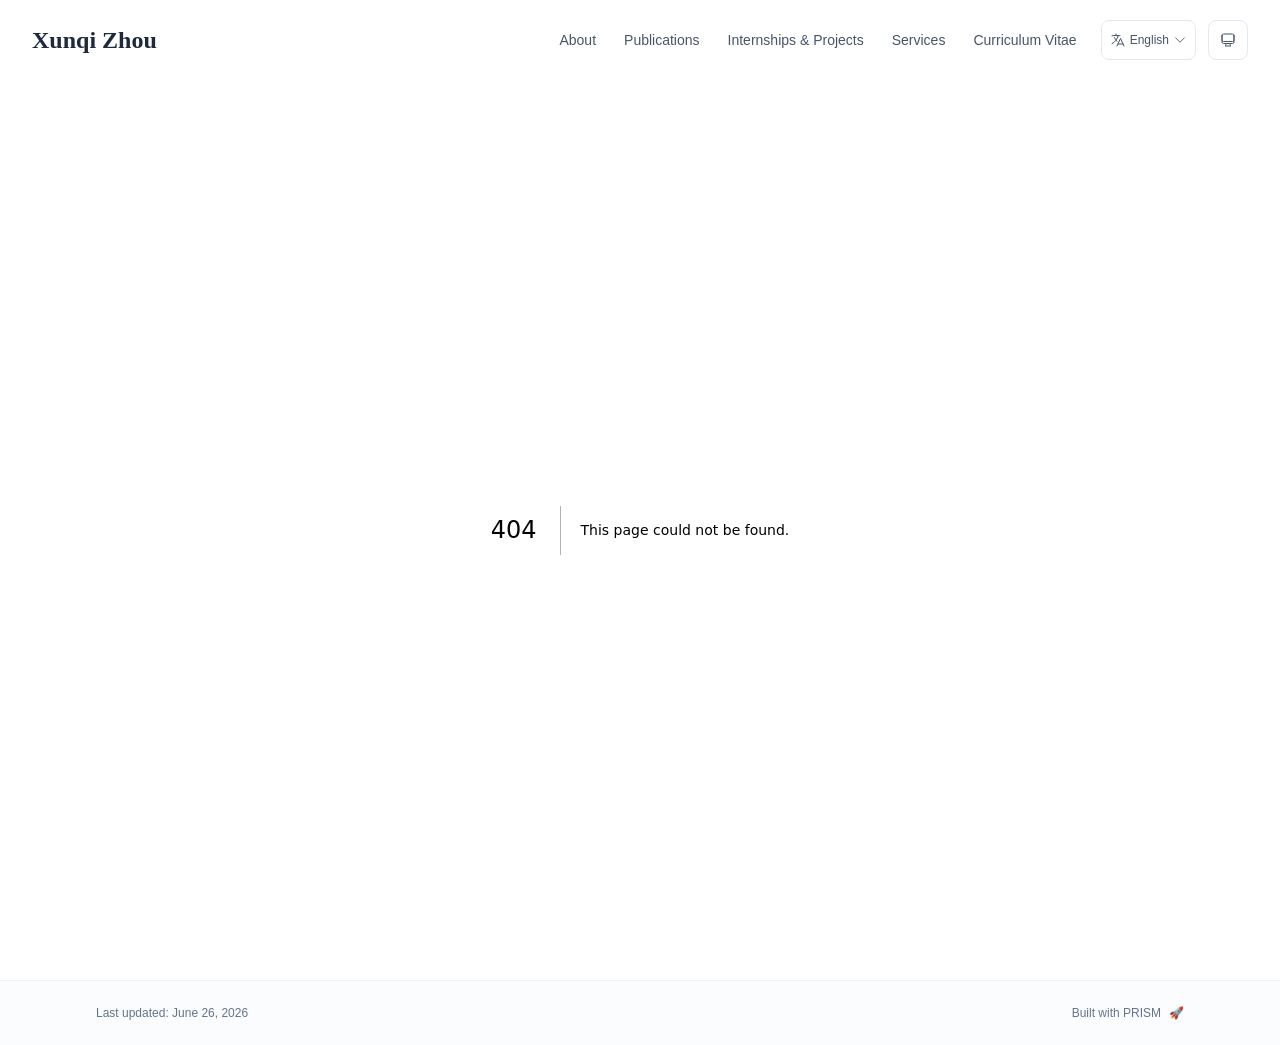
<file: out/404/index.html>
<!DOCTYPE html><html lang="en" class="scroll-smooth"><head><meta charSet="utf-8"/><meta name="viewport" content="width=device-width, initial-scale=1"/><link rel="stylesheet" href="/_next/static/css/ee203730db8da4dd.css" data-precedence="next"/><link rel="preload" as="script" fetchPriority="low" href="/_next/static/chunks/webpack-af78f5c2c11af041.js"/><script src="/_next/static/chunks/4bd1b696-70b6d399998de86a.js" async=""></script><script src="/_next/static/chunks/684-5aaa8290a129f299.js" async=""></script><script src="/_next/static/chunks/main-app-04f399b0247b218c.js" async=""></script><script src="/_next/static/chunks/461-a9a5d7b05a71d978.js" async=""></script><script src="/_next/static/chunks/874-6cc630662f3664af.js" async=""></script><script src="/_next/static/chunks/291-e39730cc9327e39b.js" async=""></script><script src="/_next/static/chunks/app/layout-044123db405c82a5.js" async=""></script><meta name="robots" content="noindex"/><title>404: This page could not be found.</title><link rel="icon" href="/favicon.svg" type="image/svg+xml"/><link rel="dns-prefetch" href="https://jialeliu.com"/><link rel="preconnect" href="https://jialeliu.com" crossorigin=""/><link rel="preload" as="font" type="font/woff2" href="https://jialeliu.com/fonts/georgiab.woff2" crossorigin=""/><script>
              try {
                const theme = localStorage.getItem('theme-storage');
                const parsed = theme ? JSON.parse(theme) : null;
                const setting = parsed?.state?.theme || 'system';
                const prefersDark = typeof window !== 'undefined' && window.matchMedia && window.matchMedia('(prefers-color-scheme: dark)').matches;
                const effective = setting === 'dark' ? 'dark' : (setting === 'light' ? 'light' : (prefersDark ? 'dark' : 'light'));
                var root = document.documentElement;
                root.classList.add(effective);
                root.setAttribute('data-theme', effective);
              } catch (e) {
                var root = document.documentElement;
                root.classList.add('light');
                root.setAttribute('data-theme', 'light');
              }
            </script><script>
    try {
      const cfg = {"enabled":true,"locales":["zh","en"],"defaultLocale":"en","mode":"auto","fixedLocale":"en","persist":true,"switcher":true,"labels":{"zh":"中文","en":"English"}};
      const storageKey = 'locale-storage';
      const normalize = (value) => typeof value === 'string' ? value.trim().replace('_', '-').toLowerCase() : '';
      const matchLocale = (candidate) => {
        const normalized = normalize(candidate);
        if (!normalized) return null;
        if (cfg.locales.includes(normalized)) return normalized;
        const language = normalized.split('-')[0];
        if (cfg.locales.includes(language)) return language;
        return null;
      };

      let resolved = null;

      if (!cfg.enabled) {
        resolved = cfg.defaultLocale;
      } else if (cfg.persist) {
        resolved = matchLocale(localStorage.getItem(storageKey));
      }

      if (!resolved) {
        if (cfg.mode === 'fixed') {
          resolved = cfg.fixedLocale;
        } else {
          resolved = matchLocale(navigator.language);
        }
      }

      if (!resolved) {
        resolved = cfg.defaultLocale;
      }

      const root = document.documentElement;
      root.lang = resolved;
      root.setAttribute('data-locale', resolved);

      if (cfg.persist) {
        localStorage.setItem(storageKey, resolved);
      }
    } catch (e) {
      const root = document.documentElement;
      root.lang = 'en';
      root.setAttribute('data-locale', 'en');
    }
  </script><title>Xunqi Zhou</title><meta name="description" content="PhD student at the North China Electric Power University."/><meta name="author" content="Xunqi Zhou"/><meta name="keywords" content="Xunqi Zhou,PhD,Research,North China Electric Power University"/><meta name="creator" content="Xunqi Zhou"/><meta name="publisher" content="Xunqi Zhou"/><meta property="og:title" content="Xunqi Zhou"/><meta property="og:description" content="PhD student at the North China Electric Power University."/><meta property="og:site_name" content="Xunqi Zhou&#x27;s Academic Website"/><meta property="og:locale" content="en_US"/><meta property="og:type" content="website"/><meta name="twitter:card" content="summary"/><meta name="twitter:title" content="Xunqi Zhou"/><meta name="twitter:description" content="PhD student at the North China Electric Power University."/><link rel="icon" href="/favicon.svg"/><script>document.querySelectorAll('body link[rel="icon"], body link[rel="apple-touch-icon"]').forEach(el => document.head.appendChild(el))</script><script src="/_next/static/chunks/polyfills-42372ed130431b0a.js" noModule=""></script></head><body class="font-sans antialiased"><div style="visibility:hidden"><nav class="fixed top-0 left-0 right-0 z-50" data-headlessui-state=""><div class="transition-all duration-300 ease-out bg-transparent" style="transform:translateY(-100px)"><div class="max-w-7xl mx-auto px-4 sm:px-6 lg:px-8"><div class="flex justify-between items-center h-16 lg:h-20"><div class="flex-shrink-0" tabindex="0"><a class="text-xl lg:text-2xl font-serif font-semibold text-primary hover:text-accent transition-colors duration-200" href="/">Xunqi Zhou</a></div><div class="hidden lg:block"><div class="ml-10 flex items-center space-x-3"><div class="relative flex items-baseline space-x-1"><a data-nav-href="/" class="relative px-3 py-2 text-sm font-medium rounded-lg transition-colors duration-150 text-neutral-600" href="/">About</a><a data-nav-href="/publications" class="relative px-3 py-2 text-sm font-medium rounded-lg transition-colors duration-150 text-neutral-600" href="/publications/">Publications</a><a data-nav-href="/teaching" class="relative px-3 py-2 text-sm font-medium rounded-lg transition-colors duration-150 text-neutral-600" href="/teaching/">Internships &amp; Projects</a><a data-nav-href="/services" class="relative px-3 py-2 text-sm font-medium rounded-lg transition-colors duration-150 text-neutral-600" href="/services/">Services</a><a data-nav-href="/cv" class="relative px-3 py-2 text-sm font-medium rounded-lg transition-colors duration-150 text-neutral-600" href="/cv/">Curriculum Vitae</a></div><div class="flex items-center justify-center w-14 h-10 rounded-lg border border-neutral-200 dark:border-[rgba(148,163,184,0.24)] bg-background dark:bg-neutral-800"><div class="w-6 h-4 rounded bg-neutral-300 animate-pulse"></div></div><div class="flex items-center justify-center w-10 h-10 rounded-lg border border-neutral-200 dark:border-[rgba(148,163,184,0.24)] bg-background dark:bg-neutral-800"><div class="w-4 h-4 rounded-full bg-neutral-300 animate-pulse"></div></div></div></div><div class="lg:hidden flex items-center space-x-2"><div class="flex items-center justify-center w-14 h-10 rounded-lg border border-neutral-200 dark:border-[rgba(148,163,184,0.24)] bg-background dark:bg-neutral-800"><div class="w-6 h-4 rounded bg-neutral-300 animate-pulse"></div></div><div class="flex items-center justify-center w-10 h-10 rounded-lg border border-neutral-200 dark:border-[rgba(148,163,184,0.24)] bg-background dark:bg-neutral-800"><div class="w-4 h-4 rounded-full bg-neutral-300 animate-pulse"></div></div><button class="inline-flex items-center justify-center p-2 rounded-md text-neutral-600 hover:text-primary hover:bg-neutral-100 dark:hover:bg-neutral-800 focus:outline-none focus:ring-2 focus:ring-inset focus:ring-accent transition-colors duration-200" id="headlessui-disclosure-button-«R7pdb»" type="button" aria-expanded="false" data-headlessui-state=""><span class="sr-only">Open main menu</span><div><svg xmlns="http://www.w3.org/2000/svg" fill="none" viewBox="0 0 24 24" stroke-width="1.5" stroke="currentColor" aria-hidden="true" data-slot="icon" class="block h-6 w-6"><path stroke-linecap="round" stroke-linejoin="round" d="M3.75 6.75h16.5M3.75 12h16.5m-16.5 5.25h16.5"></path></svg></div></button></div></div></div></div></nav><main class="min-h-screen pt-16 lg:pt-20"><div style="font-family:system-ui,&quot;Segoe UI&quot;,Roboto,Helvetica,Arial,sans-serif,&quot;Apple Color Emoji&quot;,&quot;Segoe UI Emoji&quot;;height:100vh;text-align:center;display:flex;flex-direction:column;align-items:center;justify-content:center"><div><style>body{color:#000;background:#fff;margin:0}.next-error-h1{border-right:1px solid rgba(0,0,0,.3)}@media (prefers-color-scheme:dark){body{color:#fff;background:#000}.next-error-h1{border-right:1px solid rgba(255,255,255,.3)}}</style><h1 class="next-error-h1" style="display:inline-block;margin:0 20px 0 0;padding:0 23px 0 0;font-size:24px;font-weight:500;vertical-align:top;line-height:49px">404</h1><div style="display:inline-block"><h2 style="font-size:14px;font-weight:400;line-height:49px;margin:0">This page could not be found.</h2></div></div></div><!--$--><!--/$--><!--$--><!--/$--></main><footer class="border-t border-neutral-200/50 bg-neutral-50/50 dark:bg-neutral-900/50 dark:border-neutral-700/50"><div class="max-w-6xl mx-auto px-4 sm:px-6 lg:px-8 py-6"><div class="flex flex-col sm:flex-row justify-between items-center gap-2"><p class="text-xs text-neutral-500">Last updated<!-- -->: <!-- -->June 26, 2026</p><p class="text-xs text-neutral-500 flex items-center"><a href="https://github.com/xyjoey/PRISM" target="_blank" rel="noopener noreferrer">Built with PRISM</a><span class="ml-2">🚀</span></p></div></div></footer></div><script src="/_next/static/chunks/webpack-af78f5c2c11af041.js" async=""></script><script>(self.__next_f=self.__next_f||[]).push([0])</script><script>self.__next_f.push([1,"1:\"$Sreact.fragment\"\n3:I[3719,[\"461\",\"static/chunks/461-a9a5d7b05a71d978.js\",\"874\",\"static/chunks/874-6cc630662f3664af.js\",\"291\",\"static/chunks/291-e39730cc9327e39b.js\",\"177\",\"static/chunks/app/layout-044123db405c82a5.js\"],\"ThemeProvider\"]\n4:I[310,[\"461\",\"static/chunks/461-a9a5d7b05a71d978.js\",\"874\",\"static/chunks/874-6cc630662f3664af.js\",\"291\",\"static/chunks/291-e39730cc9327e39b.js\",\"177\",\"static/chunks/app/layout-044123db405c82a5.js\"],\"LocaleProvider\"]\n5:I[4574,[\"461\",\"static/chunks/461-a9a5d7b05a71d978.js\",\"874\",\"static/chunks/874-6cc630662f3664af.js\",\"291\",\"static/chunks/291-e39730cc9327e39b.js\",\"177\",\"static/chunks/app/layout-044123db405c82a5.js\"],\"default\"]\n6:I[7555,[],\"\"]\n7:I[1295,[],\"\"]\n8:I[2548,[\"461\",\"static/chunks/461-a9a5d7b05a71d978.js\",\"874\",\"static/chunks/874-6cc630662f3664af.js\",\"291\",\"static/chunks/291-e39730cc9327e39b.js\",\"177\",\"static/chunks/app/layout-044123db405c82a5.js\"],\"default\"]\n9:I[9665,[],\"MetadataBoundary\"]\nb:I[9665,[],\"OutletBoundary\"]\ne:I[4911,[],\"AsyncMetadataOutlet\"]\n10:I[9665,[],\"ViewportBoundary\"]\n12:I[6614,[],\"\"]\n:HL[\"/_next/static/css/ee203730db8da4dd.css\",\"style\"]\n2:T5d7,\n    try {\n      const cfg = {\"enabled\":true,\"locales\":[\"zh\",\"en\"],\"defaultLocale\":\"en\",\"mode\":\"auto\",\"fixedLocale\":\"en\",\"persist\":true,\"switcher\":true,\"labels\":{\"zh\":\"中文\",\"en\":\"English\"}};\n      const storageKey = 'locale-storage';\n      const normalize = (value) =\u003e typeof value === 'string' ? value.trim().replace('_', '-').toLowerCase() : '';\n      const matchLocale = (candidate) =\u003e {\n        const normalized = normalize(candidate);\n        if (!normalized) return null;\n        if (cfg.locales.includes(normalized)) return normalized;\n        const language = normalized.split('-')[0];\n        if (cfg.locales.includes(language)) return language;\n        return null;\n      };\n\n      let resolved = null;\n\n      if (!cfg.enabled) {\n        resolved = cfg.defaultLocale;\n      } else if (cfg.persist) {\n        resolved = matchLocale(localStorage.getItem(storageKey));\n      }\n\n      if (!resolved) {\n        if ("])</script><script>self.__next_f.push([1,"cfg.mode === 'fixed') {\n          resolved = cfg.fixedLocale;\n        } else {\n          resolved = matchLocale(navigator.language);\n        }\n      }\n\n      if (!resolved) {\n        resolved = cfg.defaultLocale;\n      }\n\n      const root = document.documentElement;\n      root.lang = resolved;\n      root.setAttribute('data-locale', resolved);\n\n      if (cfg.persist) {\n        localStorage.setItem(storageKey, resolved);\n      }\n    } catch (e) {\n      const root = document.documentElement;\n      root.lang = 'en';\n      root.setAttribute('data-locale', 'en');\n    }\n  "])</script><script>self.__next_f.push([1,"0:{\"P\":null,\"b\":\"I9nXxJY6Rqzds3Pz9fbkR\",\"p\":\"\",\"c\":[\"\",\"_not-found\",\"\"],\"i\":false,\"f\":[[[\"\",{\"children\":[\"/_not-found\",{\"children\":[\"__PAGE__\",{}]}]},\"$undefined\",\"$undefined\",true],[\"\",[\"$\",\"$1\",\"c\",{\"children\":[[[\"$\",\"link\",\"0\",{\"rel\":\"stylesheet\",\"href\":\"/_next/static/css/ee203730db8da4dd.css\",\"precedence\":\"next\",\"crossOrigin\":\"$undefined\",\"nonce\":\"$undefined\"}]],[\"$\",\"html\",null,{\"lang\":\"en\",\"className\":\"scroll-smooth\",\"suppressHydrationWarning\":true,\"children\":[[\"$\",\"head\",null,{\"children\":[[\"$\",\"link\",null,{\"rel\":\"icon\",\"href\":\"/favicon.svg\",\"type\":\"image/svg+xml\"}],[\"$\",\"link\",null,{\"rel\":\"dns-prefetch\",\"href\":\"https://jialeliu.com\"}],[\"$\",\"link\",null,{\"rel\":\"preconnect\",\"href\":\"https://jialeliu.com\",\"crossOrigin\":\"\"}],[\"$\",\"link\",null,{\"rel\":\"preload\",\"as\":\"font\",\"type\":\"font/woff2\",\"href\":\"https://jialeliu.com/fonts/georgiab.woff2\",\"crossOrigin\":\"\"}],[\"$\",\"script\",null,{\"dangerouslySetInnerHTML\":{\"__html\":\"\\n              try {\\n                const theme = localStorage.getItem('theme-storage');\\n                const parsed = theme ? JSON.parse(theme) : null;\\n                const setting = parsed?.state?.theme || 'system';\\n                const prefersDark = typeof window !== 'undefined' \u0026\u0026 window.matchMedia \u0026\u0026 window.matchMedia('(prefers-color-scheme: dark)').matches;\\n                const effective = setting === 'dark' ? 'dark' : (setting === 'light' ? 'light' : (prefersDark ? 'dark' : 'light'));\\n                var root = document.documentElement;\\n                root.classList.add(effective);\\n                root.setAttribute('data-theme', effective);\\n              } catch (e) {\\n                var root = document.documentElement;\\n                root.classList.add('light');\\n                root.setAttribute('data-theme', 'light');\\n              }\\n            \"}}],[\"$\",\"script\",null,{\"dangerouslySetInnerHTML\":{\"__html\":\"$2\"}}]]}],[\"$\",\"body\",null,{\"className\":\"font-sans antialiased\",\"children\":[\"$\",\"$L3\",null,{\"children\":[\"$\",\"$L4\",null,{\"config\":{\"enabled\":true,\"locales\":[\"zh\",\"en\"],\"defaultLocale\":\"en\",\"mode\":\"auto\",\"fixedLocale\":\"en\",\"persist\":true,\"switcher\":true,\"labels\":{\"zh\":\"中文\",\"en\":\"English\"}},\"children\":[[\"$\",\"$L5\",null,{\"items\":[{\"title\":\"About\",\"type\":\"page\",\"target\":\"about\",\"href\":\"/\"},{\"title\":\"Publications\",\"type\":\"page\",\"target\":\"publications\",\"href\":\"/publications\"},{\"title\":\"Internships \u0026 Projects\",\"type\":\"page\",\"target\":\"teaching\",\"href\":\"/teaching\"},{\"title\":\"Services\",\"type\":\"page\",\"target\":\"services\",\"href\":\"/services\"},{\"title\":\"Curriculum Vitae\",\"type\":\"page\",\"target\":\"cv\",\"href\":\"/cv\"}],\"siteTitle\":\"Xunqi Zhou\",\"enableOnePageMode\":false,\"i18n\":\"$0:f:0:1:1:props:children:1:props:children:1:props:children:props:children:props:config\",\"itemsByLocale\":{\"zh\":[{\"title\":\"关于我\",\"type\":\"page\",\"target\":\"about\",\"href\":\"/\"},{\"title\":\"论文\",\"type\":\"page\",\"target\":\"publications\",\"href\":\"/publications\"},{\"title\":\"实习与项目\",\"type\":\"page\",\"target\":\"teaching\",\"href\":\"/teaching\"},{\"title\":\"服务\",\"type\":\"page\",\"target\":\"services\",\"href\":\"/services\"},{\"title\":\"简历\",\"type\":\"page\",\"target\":\"cv\",\"href\":\"/cv\"}],\"en\":[{\"title\":\"About\",\"type\":\"page\",\"target\":\"about\",\"href\":\"/\"},{\"title\":\"Publications\",\"type\":\"page\",\"target\":\"publications\",\"href\":\"/publications\"},{\"title\":\"Internships \u0026 Projects\",\"type\":\"page\",\"target\":\"teaching\",\"href\":\"/teaching\"},{\"title\":\"Services\",\"type\":\"page\",\"target\":\"services\",\"href\":\"/services\"},{\"title\":\"Curriculum Vitae\",\"type\":\"page\",\"target\":\"cv\",\"href\":\"/cv\"}]},\"siteTitleByLocale\":{\"zh\":\"周迅琪\",\"en\":\"Xunqi Zhou\"}}],[\"$\",\"main\",null,{\"className\":\"min-h-screen pt-16 lg:pt-20\",\"children\":[\"$\",\"$L6\",null,{\"parallelRouterKey\":\"children\",\"error\":\"$undefined\",\"errorStyles\":\"$undefined\",\"errorScripts\":\"$undefined\",\"template\":[\"$\",\"$L7\",null,{}],\"templateStyles\":\"$undefined\",\"templateScripts\":\"$undefined\",\"notFound\":[[[\"$\",\"title\",null,{\"children\":\"404: This page could not be found.\"}],[\"$\",\"div\",null,{\"style\":{\"fontFamily\":\"system-ui,\\\"Segoe UI\\\",Roboto,Helvetica,Arial,sans-serif,\\\"Apple Color Emoji\\\",\\\"Segoe UI Emoji\\\"\",\"height\":\"100vh\",\"textAlign\":\"center\",\"display\":\"flex\",\"flexDirection\":\"column\",\"alignItems\":\"center\",\"justifyContent\":\"center\"},\"children\":[\"$\",\"div\",null,{\"children\":[[\"$\",\"style\",null,{\"dangerouslySetInnerHTML\":{\"__html\":\"body{color:#000;background:#fff;margin:0}.next-error-h1{border-right:1px solid rgba(0,0,0,.3)}@media (prefers-color-scheme:dark){body{color:#fff;background:#000}.next-error-h1{border-right:1px solid rgba(255,255,255,.3)}}\"}}],[\"$\",\"h1\",null,{\"className\":\"next-error-h1\",\"style\":{\"display\":\"inline-block\",\"margin\":\"0 20px 0 0\",\"padding\":\"0 23px 0 0\",\"fontSize\":24,\"fontWeight\":500,\"verticalAlign\":\"top\",\"lineHeight\":\"49px\"},\"children\":404}],[\"$\",\"div\",null,{\"style\":{\"display\":\"inline-block\"},\"children\":[\"$\",\"h2\",null,{\"style\":{\"fontSize\":14,\"fontWeight\":400,\"lineHeight\":\"49px\",\"margin\":0},\"children\":\"This page could not be found.\"}]}]]}]}]],[]],\"forbidden\":\"$undefined\",\"unauthorized\":\"$undefined\"}]}],[\"$\",\"$L8\",null,{\"lastUpdated\":\"June 26, 2026\",\"lastUpdatedByLocale\":{\"zh\":\"2026年06月18日\",\"en\":\"June 26, 2026\"},\"defaultLocale\":\"en\"}]]}]}]}]]}]]}],{\"children\":[\"/_not-found\",[\"$\",\"$1\",\"c\",{\"children\":[null,[\"$\",\"$L6\",null,{\"parallelRouterKey\":\"children\",\"error\":\"$undefined\",\"errorStyles\":\"$undefined\",\"errorScripts\":\"$undefined\",\"template\":[\"$\",\"$L7\",null,{}],\"templateStyles\":\"$undefined\",\"templateScripts\":\"$undefined\",\"notFound\":\"$undefined\",\"forbidden\":\"$undefined\",\"unauthorized\":\"$undefined\"}]]}],{\"children\":[\"__PAGE__\",[\"$\",\"$1\",\"c\",{\"children\":[[[\"$\",\"title\",null,{\"children\":\"404: This page could not be found.\"}],[\"$\",\"div\",null,{\"style\":\"$0:f:0:1:1:props:children:1:props:children:1:props:children:props:children:props:children:1:props:children:props:notFound:0:1:props:style\",\"children\":[\"$\",\"div\",null,{\"children\":[[\"$\",\"style\",null,{\"dangerouslySetInnerHTML\":{\"__html\":\"body{color:#000;background:#fff;margin:0}.next-error-h1{border-right:1px solid rgba(0,0,0,.3)}@media (prefers-color-scheme:dark){body{color:#fff;background:#000}.next-error-h1{border-right:1px solid rgba(255,255,255,.3)}}\"}}],[\"$\",\"h1\",null,{\"className\":\"next-error-h1\",\"style\":\"$0:f:0:1:1:props:children:1:props:children:1:props:children:props:children:props:children:1:props:children:props:notFound:0:1:props:children:props:children:1:props:style\",\"children\":404}],[\"$\",\"div\",null,{\"style\":\"$0:f:0:1:1:props:children:1:props:children:1:props:children:props:children:props:children:1:props:children:props:notFound:0:1:props:children:props:children:2:props:style\",\"children\":[\"$\",\"h2\",null,{\"style\":\"$0:f:0:1:1:props:children:1:props:children:1:props:children:props:children:props:children:1:props:children:props:notFound:0:1:props:children:props:children:2:props:children:props:style\",\"children\":\"This page could not be found.\"}]}]]}]}]],[\"$\",\"$L9\",null,{\"children\":\"$La\"}],null,[\"$\",\"$Lb\",null,{\"children\":[\"$Lc\",\"$Ld\",[\"$\",\"$Le\",null,{\"promise\":\"$@f\"}]]}]]}],{},null,false]},null,false]},null,false],[\"$\",\"$1\",\"h\",{\"children\":[[\"$\",\"meta\",null,{\"name\":\"robots\",\"content\":\"noindex\"}],[\"$\",\"$1\",\"H2oVM07sXJ-FBT8E0O4Ck\",{\"children\":[[\"$\",\"$L10\",null,{\"children\":\"$L11\"}],null]}],null]}],false]],\"m\":\"$undefined\",\"G\":[\"$12\",\"$undefined\"],\"s\":false,\"S\":true}\n"])</script><script>self.__next_f.push([1,"13:\"$Sreact.suspense\"\n14:I[4911,[],\"AsyncMetadata\"]\na:[\"$\",\"$13\",null,{\"fallback\":null,\"children\":[\"$\",\"$L14\",null,{\"promise\":\"$@15\"}]}]\n"])</script><script>self.__next_f.push([1,"d:null\n"])</script><script>self.__next_f.push([1,"11:[[\"$\",\"meta\",\"0\",{\"charSet\":\"utf-8\"}],[\"$\",\"meta\",\"1\",{\"name\":\"viewport\",\"content\":\"width=device-width, initial-scale=1\"}]]\nc:null\n"])</script><script>self.__next_f.push([1,"15:{\"metadata\":[[\"$\",\"title\",\"0\",{\"children\":\"Xunqi Zhou\"}],[\"$\",\"meta\",\"1\",{\"name\":\"description\",\"content\":\"PhD student at the North China Electric Power University.\"}],[\"$\",\"meta\",\"2\",{\"name\":\"author\",\"content\":\"Xunqi Zhou\"}],[\"$\",\"meta\",\"3\",{\"name\":\"keywords\",\"content\":\"Xunqi Zhou,PhD,Research,North China Electric Power University\"}],[\"$\",\"meta\",\"4\",{\"name\":\"creator\",\"content\":\"Xunqi Zhou\"}],[\"$\",\"meta\",\"5\",{\"name\":\"publisher\",\"content\":\"Xunqi Zhou\"}],[\"$\",\"meta\",\"6\",{\"property\":\"og:title\",\"content\":\"Xunqi Zhou\"}],[\"$\",\"meta\",\"7\",{\"property\":\"og:description\",\"content\":\"PhD student at the North China Electric Power University.\"}],[\"$\",\"meta\",\"8\",{\"property\":\"og:site_name\",\"content\":\"Xunqi Zhou's Academic Website\"}],[\"$\",\"meta\",\"9\",{\"property\":\"og:locale\",\"content\":\"en_US\"}],[\"$\",\"meta\",\"10\",{\"property\":\"og:type\",\"content\":\"website\"}],[\"$\",\"meta\",\"11\",{\"name\":\"twitter:card\",\"content\":\"summary\"}],[\"$\",\"meta\",\"12\",{\"name\":\"twitter:title\",\"content\":\"Xunqi Zhou\"}],[\"$\",\"meta\",\"13\",{\"name\":\"twitter:description\",\"content\":\"PhD student at the North China Electric Power University.\"}],[\"$\",\"link\",\"14\",{\"rel\":\"icon\",\"href\":\"/favicon.svg\"}]],\"error\":null,\"digest\":\"$undefined\"}\nf:{\"metadata\":\"$15:metadata\",\"error\":null,\"digest\":\"$undefined\"}\n"])</script></body></html>
</file>
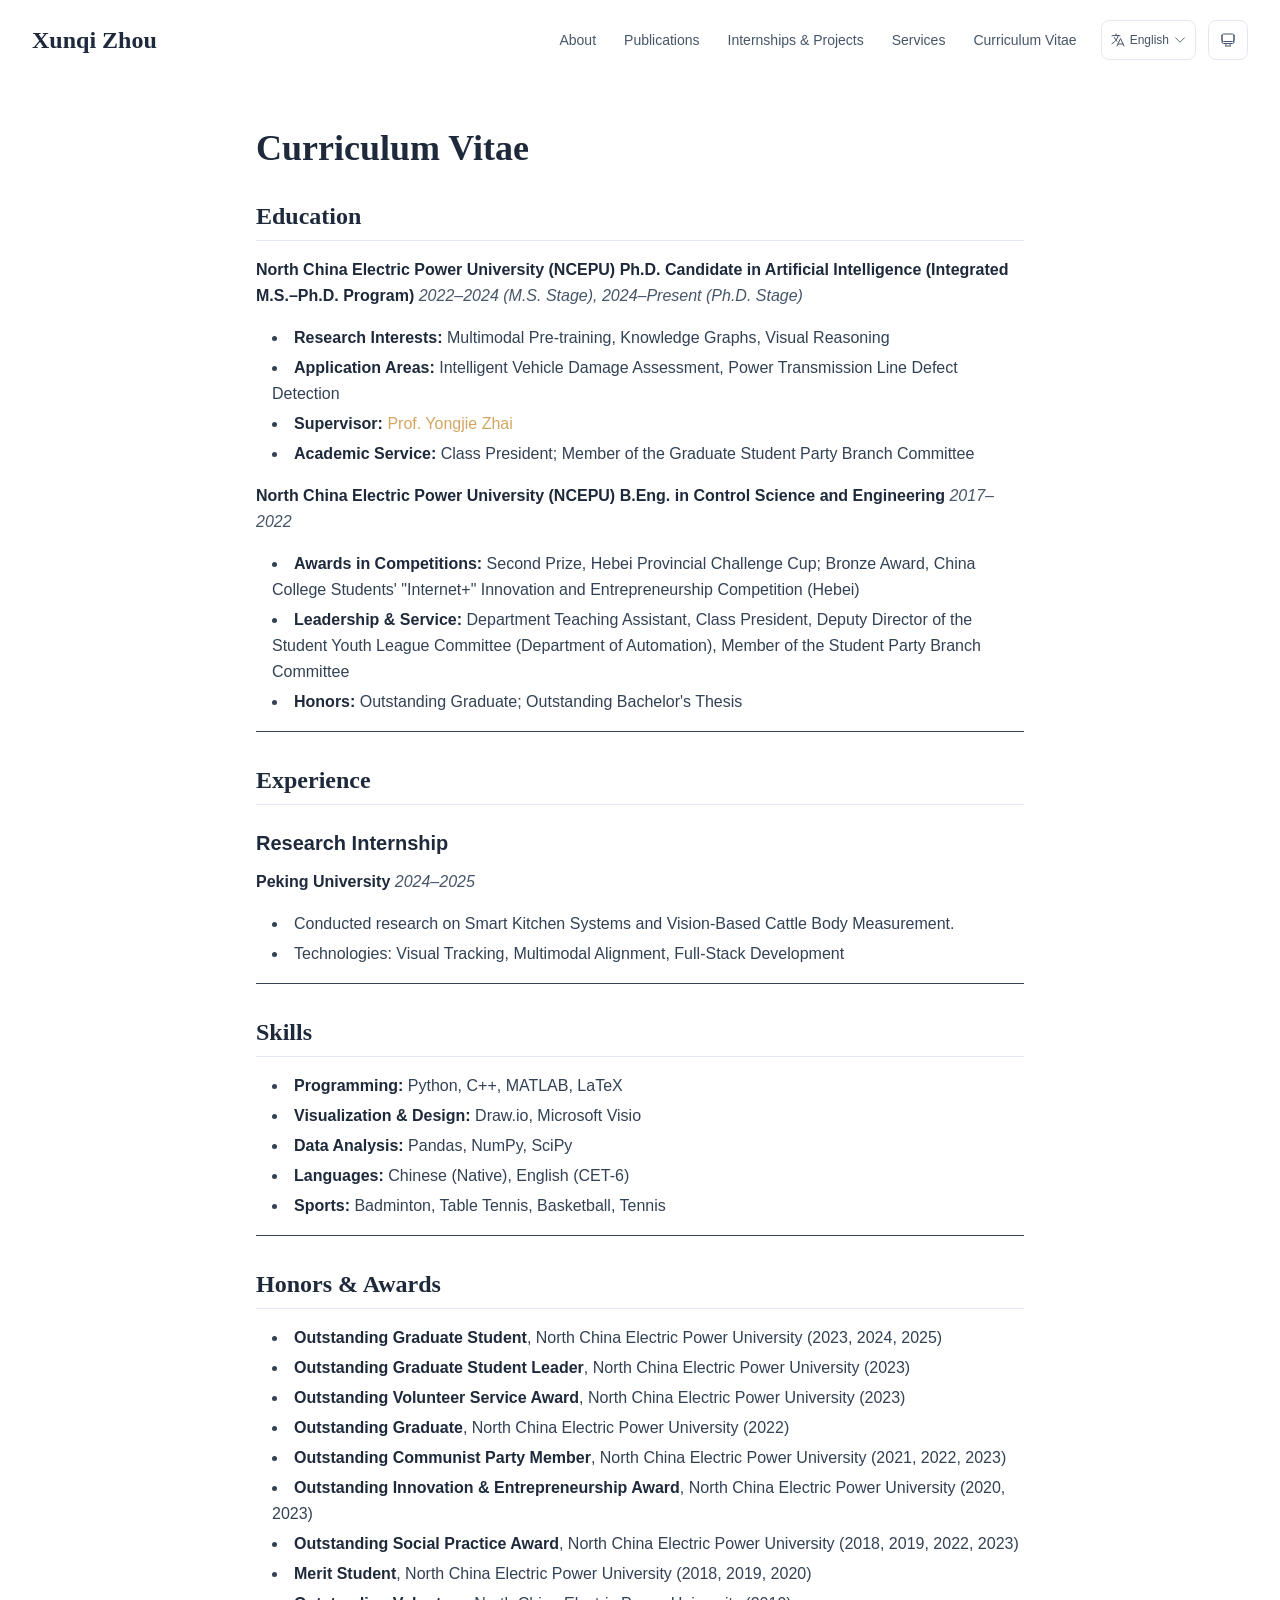
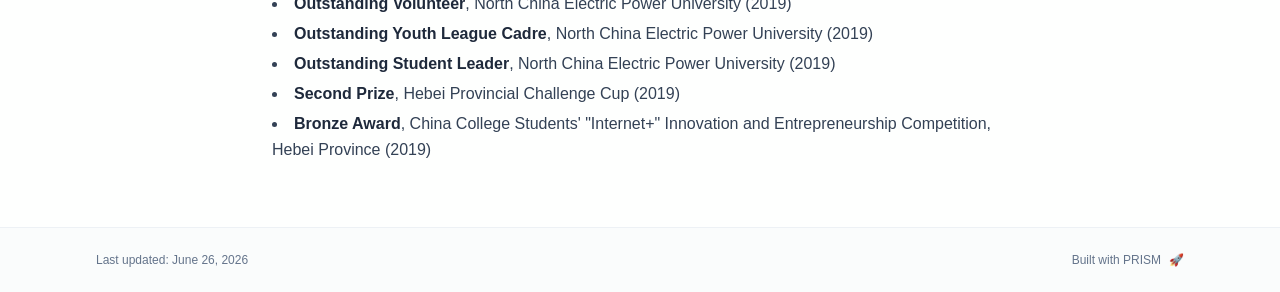
<file: out/cv/index.html>
<!DOCTYPE html><html lang="en" class="scroll-smooth"><head><meta charSet="utf-8"/><meta name="viewport" content="width=device-width, initial-scale=1"/><link rel="stylesheet" href="/_next/static/css/ee203730db8da4dd.css" data-precedence="next"/><link rel="preload" as="script" fetchPriority="low" href="/_next/static/chunks/webpack-af78f5c2c11af041.js"/><script src="/_next/static/chunks/4bd1b696-70b6d399998de86a.js" async=""></script><script src="/_next/static/chunks/684-5aaa8290a129f299.js" async=""></script><script src="/_next/static/chunks/main-app-04f399b0247b218c.js" async=""></script><script src="/_next/static/chunks/461-a9a5d7b05a71d978.js" async=""></script><script src="/_next/static/chunks/874-6cc630662f3664af.js" async=""></script><script src="/_next/static/chunks/291-e39730cc9327e39b.js" async=""></script><script src="/_next/static/chunks/app/layout-044123db405c82a5.js" async=""></script><script src="/_next/static/chunks/314-e3b81037544f2c12.js" async=""></script><script src="/_next/static/chunks/748-6d208724f7090f54.js" async=""></script><script src="/_next/static/chunks/app/%5Bslug%5D/page-055cbaa810eacc4e.js" async=""></script><link rel="icon" href="/favicon.svg" type="image/svg+xml"/><link rel="dns-prefetch" href="https://jialeliu.com"/><link rel="preconnect" href="https://jialeliu.com" crossorigin=""/><link rel="preload" as="font" type="font/woff2" href="https://jialeliu.com/fonts/georgiab.woff2" crossorigin=""/><script>
              try {
                const theme = localStorage.getItem('theme-storage');
                const parsed = theme ? JSON.parse(theme) : null;
                const setting = parsed?.state?.theme || 'system';
                const prefersDark = typeof window !== 'undefined' && window.matchMedia && window.matchMedia('(prefers-color-scheme: dark)').matches;
                const effective = setting === 'dark' ? 'dark' : (setting === 'light' ? 'light' : (prefersDark ? 'dark' : 'light'));
                var root = document.documentElement;
                root.classList.add(effective);
                root.setAttribute('data-theme', effective);
              } catch (e) {
                var root = document.documentElement;
                root.classList.add('light');
                root.setAttribute('data-theme', 'light');
              }
            </script><script>
    try {
      const cfg = {"enabled":true,"locales":["zh","en"],"defaultLocale":"en","mode":"auto","fixedLocale":"en","persist":true,"switcher":true,"labels":{"zh":"中文","en":"English"}};
      const storageKey = 'locale-storage';
      const normalize = (value) => typeof value === 'string' ? value.trim().replace('_', '-').toLowerCase() : '';
      const matchLocale = (candidate) => {
        const normalized = normalize(candidate);
        if (!normalized) return null;
        if (cfg.locales.includes(normalized)) return normalized;
        const language = normalized.split('-')[0];
        if (cfg.locales.includes(language)) return language;
        return null;
      };

      let resolved = null;

      if (!cfg.enabled) {
        resolved = cfg.defaultLocale;
      } else if (cfg.persist) {
        resolved = matchLocale(localStorage.getItem(storageKey));
      }

      if (!resolved) {
        if (cfg.mode === 'fixed') {
          resolved = cfg.fixedLocale;
        } else {
          resolved = matchLocale(navigator.language);
        }
      }

      if (!resolved) {
        resolved = cfg.defaultLocale;
      }

      const root = document.documentElement;
      root.lang = resolved;
      root.setAttribute('data-locale', resolved);

      if (cfg.persist) {
        localStorage.setItem(storageKey, resolved);
      }
    } catch (e) {
      const root = document.documentElement;
      root.lang = 'en';
      root.setAttribute('data-locale', 'en');
    }
  </script><title>Curriculum Vitae | Xunqi Zhou</title><meta name="author" content="Xunqi Zhou"/><meta name="keywords" content="Xunqi Zhou,PhD,Research,North China Electric Power University"/><meta name="creator" content="Xunqi Zhou"/><meta name="publisher" content="Xunqi Zhou"/><meta property="og:title" content="Xunqi Zhou"/><meta property="og:description" content="PhD student at the North China Electric Power University."/><meta property="og:site_name" content="Xunqi Zhou&#x27;s Academic Website"/><meta property="og:locale" content="en_US"/><meta property="og:type" content="website"/><meta name="twitter:card" content="summary"/><meta name="twitter:title" content="Xunqi Zhou"/><meta name="twitter:description" content="PhD student at the North China Electric Power University."/><link rel="icon" href="/favicon.svg"/><script>document.querySelectorAll('body link[rel="icon"], body link[rel="apple-touch-icon"]').forEach(el => document.head.appendChild(el))</script><script src="/_next/static/chunks/polyfills-42372ed130431b0a.js" noModule=""></script></head><body class="font-sans antialiased"><div style="visibility:hidden"><nav class="fixed top-0 left-0 right-0 z-50" data-headlessui-state=""><div class="transition-all duration-300 ease-out bg-transparent" style="transform:translateY(-100px)"><div class="max-w-7xl mx-auto px-4 sm:px-6 lg:px-8"><div class="flex justify-between items-center h-16 lg:h-20"><div class="flex-shrink-0" tabindex="0"><a class="text-xl lg:text-2xl font-serif font-semibold text-primary hover:text-accent transition-colors duration-200" href="/">Xunqi Zhou</a></div><div class="hidden lg:block"><div class="ml-10 flex items-center space-x-3"><div class="relative flex items-baseline space-x-1"><a data-nav-href="/" class="relative px-3 py-2 text-sm font-medium rounded-lg transition-colors duration-150 text-neutral-600" href="/">About</a><a data-nav-href="/publications" class="relative px-3 py-2 text-sm font-medium rounded-lg transition-colors duration-150 text-neutral-600" href="/publications/">Publications</a><a data-nav-href="/teaching" class="relative px-3 py-2 text-sm font-medium rounded-lg transition-colors duration-150 text-neutral-600" href="/teaching/">Internships &amp; Projects</a><a data-nav-href="/services" class="relative px-3 py-2 text-sm font-medium rounded-lg transition-colors duration-150 text-neutral-600" href="/services/">Services</a><a data-nav-href="/cv" class="relative px-3 py-2 text-sm font-medium rounded-lg transition-colors duration-150 text-primary" href="/cv/">Curriculum Vitae</a></div><div class="flex items-center justify-center w-14 h-10 rounded-lg border border-neutral-200 dark:border-[rgba(148,163,184,0.24)] bg-background dark:bg-neutral-800"><div class="w-6 h-4 rounded bg-neutral-300 animate-pulse"></div></div><div class="flex items-center justify-center w-10 h-10 rounded-lg border border-neutral-200 dark:border-[rgba(148,163,184,0.24)] bg-background dark:bg-neutral-800"><div class="w-4 h-4 rounded-full bg-neutral-300 animate-pulse"></div></div></div></div><div class="lg:hidden flex items-center space-x-2"><div class="flex items-center justify-center w-14 h-10 rounded-lg border border-neutral-200 dark:border-[rgba(148,163,184,0.24)] bg-background dark:bg-neutral-800"><div class="w-6 h-4 rounded bg-neutral-300 animate-pulse"></div></div><div class="flex items-center justify-center w-10 h-10 rounded-lg border border-neutral-200 dark:border-[rgba(148,163,184,0.24)] bg-background dark:bg-neutral-800"><div class="w-4 h-4 rounded-full bg-neutral-300 animate-pulse"></div></div><button class="inline-flex items-center justify-center p-2 rounded-md text-neutral-600 hover:text-primary hover:bg-neutral-100 dark:hover:bg-neutral-800 focus:outline-none focus:ring-2 focus:ring-inset focus:ring-accent transition-colors duration-200" id="headlessui-disclosure-button-«R7pdb»" type="button" aria-expanded="false" data-headlessui-state=""><span class="sr-only">Open main menu</span><div><svg xmlns="http://www.w3.org/2000/svg" fill="none" viewBox="0 0 24 24" stroke-width="1.5" stroke="currentColor" aria-hidden="true" data-slot="icon" class="block h-6 w-6"><path stroke-linecap="round" stroke-linejoin="round" d="M3.75 6.75h16.5M3.75 12h16.5m-16.5 5.25h16.5"></path></svg></div></button></div></div></div></div></nav><main class="min-h-screen pt-16 lg:pt-20"><div class="max-w-4xl mx-auto px-4 sm:px-6 lg:px-8 py-12"><div class="max-w-3xl mx-auto" style="opacity:0;transform:translateY(20px)"><h1 class="text-4xl font-serif font-bold text-primary mb-4">Curriculum Vitae</h1><div class="text-neutral-700 dark:text-neutral-600 leading-relaxed"><h2 class="text-2xl font-serif font-bold text-primary mt-8 mb-4 border-b border-neutral-200 dark:border-neutral-800 pb-2">Education</h2>
<p class="mb-4 last:mb-0"><strong class="font-semibold text-primary">North China Electric Power University (NCEPU)</strong>
<strong class="font-semibold text-primary">Ph.D. Candidate in Artificial Intelligence (Integrated M.S.–Ph.D. Program)</strong>
<em class="italic text-neutral-600 dark:text-neutral-500">2022–2024 (M.S. Stage), 2024–Present (Ph.D. Stage)</em></p>
<ul class="list-disc list-inside mb-4 space-y-1 ml-4">
<li class="mb-1"><strong class="font-semibold text-primary">Research Interests:</strong> Multimodal Pre-training, Knowledge Graphs, Visual Reasoning</li>
<li class="mb-1"><strong class="font-semibold text-primary">Application Areas:</strong> Intelligent Vehicle Damage Assessment, Power Transmission Line Defect Detection</li>
<li class="mb-1"><strong class="font-semibold text-primary">Supervisor:</strong> <a href="https://zdh.ncepu.edu.cn/szdw/gjys_e6d3067c550347ec9bf04eceec0157bc/js_e6d3067c550347ec9bf04eceec0157bc/b6850ca399a54360b91c17b18b7288e2.htm" node="[object Object]" target="_blank" rel="noopener noreferrer" class="text-accent font-medium transition-all duration-200 rounded hover:bg-accent/10 hover:shadow-sm">Prof. Yongjie Zhai</a></li>
<li class="mb-1"><strong class="font-semibold text-primary">Academic Service:</strong> Class President; Member of the Graduate Student Party Branch Committee</li>
</ul>
<p class="mb-4 last:mb-0"><strong class="font-semibold text-primary">North China Electric Power University (NCEPU)</strong>
<strong class="font-semibold text-primary">B.Eng. in Control Science and Engineering</strong>
<em class="italic text-neutral-600 dark:text-neutral-500">2017–2022</em></p>
<ul class="list-disc list-inside mb-4 space-y-1 ml-4">
<li class="mb-1"><strong class="font-semibold text-primary">Awards in Competitions:</strong> Second Prize, Hebei Provincial Challenge Cup; Bronze Award, China College Students&#x27; &quot;Internet+&quot; Innovation and Entrepreneurship Competition (Hebei)</li>
<li class="mb-1"><strong class="font-semibold text-primary">Leadership &amp; Service:</strong> Department Teaching Assistant, Class President, Deputy Director of the Student Youth League Committee (Department of Automation), Member of the Student Party Branch Committee</li>
<li class="mb-1"><strong class="font-semibold text-primary">Honors:</strong> Outstanding Graduate; Outstanding Bachelor&#x27;s Thesis</li>
</ul>
<hr/>
<h2 class="text-2xl font-serif font-bold text-primary mt-8 mb-4 border-b border-neutral-200 dark:border-neutral-800 pb-2">Experience</h2>
<h3 class="text-xl font-semibold text-primary mt-6 mb-3">Research Internship</h3>
<p class="mb-4 last:mb-0"><strong class="font-semibold text-primary">Peking University</strong>
<em class="italic text-neutral-600 dark:text-neutral-500">2024–2025</em></p>
<ul class="list-disc list-inside mb-4 space-y-1 ml-4">
<li class="mb-1">Conducted research on Smart Kitchen Systems and Vision-Based Cattle Body Measurement.</li>
<li class="mb-1">Technologies: Visual Tracking, Multimodal Alignment, Full-Stack Development</li>
</ul>
<hr/>
<h2 class="text-2xl font-serif font-bold text-primary mt-8 mb-4 border-b border-neutral-200 dark:border-neutral-800 pb-2">Skills</h2>
<ul class="list-disc list-inside mb-4 space-y-1 ml-4">
<li class="mb-1"><strong class="font-semibold text-primary">Programming:</strong> Python, C++, MATLAB, LaTeX</li>
<li class="mb-1"><strong class="font-semibold text-primary">Visualization &amp; Design:</strong> Draw.io, Microsoft Visio</li>
<li class="mb-1"><strong class="font-semibold text-primary">Data Analysis:</strong> Pandas, NumPy, SciPy</li>
<li class="mb-1"><strong class="font-semibold text-primary">Languages:</strong> Chinese (Native), English (CET-6)</li>
<li class="mb-1"><strong class="font-semibold text-primary">Sports:</strong> Badminton, Table Tennis, Basketball, Tennis</li>
</ul>
<hr/>
<h2 class="text-2xl font-serif font-bold text-primary mt-8 mb-4 border-b border-neutral-200 dark:border-neutral-800 pb-2">Honors &amp; Awards</h2>
<ul class="list-disc list-inside mb-4 space-y-1 ml-4">
<li class="mb-1"><strong class="font-semibold text-primary">Outstanding Graduate Student</strong>, North China Electric Power University (2023, 2024, 2025)</li>
<li class="mb-1"><strong class="font-semibold text-primary">Outstanding Graduate Student Leader</strong>, North China Electric Power University (2023)</li>
<li class="mb-1"><strong class="font-semibold text-primary">Outstanding Volunteer Service Award</strong>, North China Electric Power University (2023)</li>
<li class="mb-1"><strong class="font-semibold text-primary">Outstanding Graduate</strong>, North China Electric Power University (2022)</li>
<li class="mb-1"><strong class="font-semibold text-primary">Outstanding Communist Party Member</strong>, North China Electric Power University (2021, 2022, 2023)</li>
<li class="mb-1"><strong class="font-semibold text-primary">Outstanding Innovation &amp; Entrepreneurship Award</strong>, North China Electric Power University (2020, 2023)</li>
<li class="mb-1"><strong class="font-semibold text-primary">Outstanding Social Practice Award</strong>, North China Electric Power University (2018, 2019, 2022, 2023)</li>
<li class="mb-1"><strong class="font-semibold text-primary">Merit Student</strong>, North China Electric Power University (2018, 2019, 2020)</li>
<li class="mb-1"><strong class="font-semibold text-primary">Outstanding Volunteer</strong>, North China Electric Power University (2019)</li>
<li class="mb-1"><strong class="font-semibold text-primary">Outstanding Youth League Cadre</strong>, North China Electric Power University (2019)</li>
<li class="mb-1"><strong class="font-semibold text-primary">Outstanding Student Leader</strong>, North China Electric Power University (2019)</li>
<li class="mb-1"><strong class="font-semibold text-primary">Second Prize</strong>, Hebei Provincial Challenge Cup (2019)</li>
<li class="mb-1"><strong class="font-semibold text-primary">Bronze Award</strong>, China College Students&#x27; &quot;Internet+&quot; Innovation and Entrepreneurship Competition, Hebei Province (2019)</li>
</ul></div></div></div><!--$--><!--/$--><!--$--><!--/$--></main><footer class="border-t border-neutral-200/50 bg-neutral-50/50 dark:bg-neutral-900/50 dark:border-neutral-700/50"><div class="max-w-6xl mx-auto px-4 sm:px-6 lg:px-8 py-6"><div class="flex flex-col sm:flex-row justify-between items-center gap-2"><p class="text-xs text-neutral-500">Last updated<!-- -->: <!-- -->June 26, 2026</p><p class="text-xs text-neutral-500 flex items-center"><a href="https://github.com/xyjoey/PRISM" target="_blank" rel="noopener noreferrer">Built with PRISM</a><span class="ml-2">🚀</span></p></div></div></footer></div><script src="/_next/static/chunks/webpack-af78f5c2c11af041.js" async=""></script><script>(self.__next_f=self.__next_f||[]).push([0])</script><script>self.__next_f.push([1,"1:\"$Sreact.fragment\"\n3:I[3719,[\"461\",\"static/chunks/461-a9a5d7b05a71d978.js\",\"874\",\"static/chunks/874-6cc630662f3664af.js\",\"291\",\"static/chunks/291-e39730cc9327e39b.js\",\"177\",\"static/chunks/app/layout-044123db405c82a5.js\"],\"ThemeProvider\"]\n4:I[310,[\"461\",\"static/chunks/461-a9a5d7b05a71d978.js\",\"874\",\"static/chunks/874-6cc630662f3664af.js\",\"291\",\"static/chunks/291-e39730cc9327e39b.js\",\"177\",\"static/chunks/app/layout-044123db405c82a5.js\"],\"LocaleProvider\"]\n5:I[4574,[\"461\",\"static/chunks/461-a9a5d7b05a71d978.js\",\"874\",\"static/chunks/874-6cc630662f3664af.js\",\"291\",\"static/chunks/291-e39730cc9327e39b.js\",\"177\",\"static/chunks/app/layout-044123db405c82a5.js\"],\"default\"]\n6:I[7555,[],\"\"]\n7:I[1295,[],\"\"]\n8:I[2548,[\"461\",\"static/chunks/461-a9a5d7b05a71d978.js\",\"874\",\"static/chunks/874-6cc630662f3664af.js\",\"291\",\"static/chunks/291-e39730cc9327e39b.js\",\"177\",\"static/chunks/app/layout-044123db405c82a5.js\"],\"default\"]\na:I[9665,[],\"MetadataBoundary\"]\nc:I[9665,[],\"OutletBoundary\"]\nf:I[4911,[],\"AsyncMetadataOutlet\"]\n11:I[9665,[],\"ViewportBoundary\"]\n13:I[6614,[],\"\"]\n:HL[\"/_next/static/css/ee203730db8da4dd.css\",\"style\"]\n2:T5d7,\n    try {\n      const cfg = {\"enabled\":true,\"locales\":[\"zh\",\"en\"],\"defaultLocale\":\"en\",\"mode\":\"auto\",\"fixedLocale\":\"en\",\"persist\":true,\"switcher\":true,\"labels\":{\"zh\":\"中文\",\"en\":\"English\"}};\n      const storageKey = 'locale-storage';\n      const normalize = (value) =\u003e typeof value === 'string' ? value.trim().replace('_', '-').toLowerCase() : '';\n      const matchLocale = (candidate) =\u003e {\n        const normalized = normalize(candidate);\n        if (!normalized) return null;\n        if (cfg.locales.includes(normalized)) return normalized;\n        const language = normalized.split('-')[0];\n        if (cfg.locales.includes(language)) return language;\n        return null;\n      };\n\n      let resolved = null;\n\n      if (!cfg.enabled) {\n        resolved = cfg.defaultLocale;\n      } else if (cfg.persist) {\n        resolved = matchLocale(localStorage.getItem(storageKey));\n      }\n\n      if (!resolved) {\n        if ("])</script><script>self.__next_f.push([1,"cfg.mode === 'fixed') {\n          resolved = cfg.fixedLocale;\n        } else {\n          resolved = matchLocale(navigator.language);\n        }\n      }\n\n      if (!resolved) {\n        resolved = cfg.defaultLocale;\n      }\n\n      const root = document.documentElement;\n      root.lang = resolved;\n      root.setAttribute('data-locale', resolved);\n\n      if (cfg.persist) {\n        localStorage.setItem(storageKey, resolved);\n      }\n    } catch (e) {\n      const root = document.documentElement;\n      root.lang = 'en';\n      root.setAttribute('data-locale', 'en');\n    }\n  "])</script><script>self.__next_f.push([1,"0:{\"P\":null,\"b\":\"I9nXxJY6Rqzds3Pz9fbkR\",\"p\":\"\",\"c\":[\"\",\"cv\",\"\"],\"i\":false,\"f\":[[[\"\",{\"children\":[[\"slug\",\"cv\",\"d\"],{\"children\":[\"__PAGE__\",{}]}]},\"$undefined\",\"$undefined\",true],[\"\",[\"$\",\"$1\",\"c\",{\"children\":[[[\"$\",\"link\",\"0\",{\"rel\":\"stylesheet\",\"href\":\"/_next/static/css/ee203730db8da4dd.css\",\"precedence\":\"next\",\"crossOrigin\":\"$undefined\",\"nonce\":\"$undefined\"}]],[\"$\",\"html\",null,{\"lang\":\"en\",\"className\":\"scroll-smooth\",\"suppressHydrationWarning\":true,\"children\":[[\"$\",\"head\",null,{\"children\":[[\"$\",\"link\",null,{\"rel\":\"icon\",\"href\":\"/favicon.svg\",\"type\":\"image/svg+xml\"}],[\"$\",\"link\",null,{\"rel\":\"dns-prefetch\",\"href\":\"https://jialeliu.com\"}],[\"$\",\"link\",null,{\"rel\":\"preconnect\",\"href\":\"https://jialeliu.com\",\"crossOrigin\":\"\"}],[\"$\",\"link\",null,{\"rel\":\"preload\",\"as\":\"font\",\"type\":\"font/woff2\",\"href\":\"https://jialeliu.com/fonts/georgiab.woff2\",\"crossOrigin\":\"\"}],[\"$\",\"script\",null,{\"dangerouslySetInnerHTML\":{\"__html\":\"\\n              try {\\n                const theme = localStorage.getItem('theme-storage');\\n                const parsed = theme ? JSON.parse(theme) : null;\\n                const setting = parsed?.state?.theme || 'system';\\n                const prefersDark = typeof window !== 'undefined' \u0026\u0026 window.matchMedia \u0026\u0026 window.matchMedia('(prefers-color-scheme: dark)').matches;\\n                const effective = setting === 'dark' ? 'dark' : (setting === 'light' ? 'light' : (prefersDark ? 'dark' : 'light'));\\n                var root = document.documentElement;\\n                root.classList.add(effective);\\n                root.setAttribute('data-theme', effective);\\n              } catch (e) {\\n                var root = document.documentElement;\\n                root.classList.add('light');\\n                root.setAttribute('data-theme', 'light');\\n              }\\n            \"}}],[\"$\",\"script\",null,{\"dangerouslySetInnerHTML\":{\"__html\":\"$2\"}}]]}],[\"$\",\"body\",null,{\"className\":\"font-sans antialiased\",\"children\":[\"$\",\"$L3\",null,{\"children\":[\"$\",\"$L4\",null,{\"config\":{\"enabled\":true,\"locales\":[\"zh\",\"en\"],\"defaultLocale\":\"en\",\"mode\":\"auto\",\"fixedLocale\":\"en\",\"persist\":true,\"switcher\":true,\"labels\":{\"zh\":\"中文\",\"en\":\"English\"}},\"children\":[[\"$\",\"$L5\",null,{\"items\":[{\"title\":\"About\",\"type\":\"page\",\"target\":\"about\",\"href\":\"/\"},{\"title\":\"Publications\",\"type\":\"page\",\"target\":\"publications\",\"href\":\"/publications\"},{\"title\":\"Internships \u0026 Projects\",\"type\":\"page\",\"target\":\"teaching\",\"href\":\"/teaching\"},{\"title\":\"Services\",\"type\":\"page\",\"target\":\"services\",\"href\":\"/services\"},{\"title\":\"Curriculum Vitae\",\"type\":\"page\",\"target\":\"cv\",\"href\":\"/cv\"}],\"siteTitle\":\"Xunqi Zhou\",\"enableOnePageMode\":false,\"i18n\":\"$0:f:0:1:1:props:children:1:props:children:1:props:children:props:children:props:config\",\"itemsByLocale\":{\"zh\":[{\"title\":\"关于我\",\"type\":\"page\",\"target\":\"about\",\"href\":\"/\"},{\"title\":\"论文\",\"type\":\"page\",\"target\":\"publications\",\"href\":\"/publications\"},{\"title\":\"实习与项目\",\"type\":\"page\",\"target\":\"teaching\",\"href\":\"/teaching\"},{\"title\":\"服务\",\"type\":\"page\",\"target\":\"services\",\"href\":\"/services\"},{\"title\":\"简历\",\"type\":\"page\",\"target\":\"cv\",\"href\":\"/cv\"}],\"en\":[{\"title\":\"About\",\"type\":\"page\",\"target\":\"about\",\"href\":\"/\"},{\"title\":\"Publications\",\"type\":\"page\",\"target\":\"publications\",\"href\":\"/publications\"},{\"title\":\"Internships \u0026 Projects\",\"type\":\"page\",\"target\":\"teaching\",\"href\":\"/teaching\"},{\"title\":\"Services\",\"type\":\"page\",\"target\":\"services\",\"href\":\"/services\"},{\"title\":\"Curriculum Vitae\",\"type\":\"page\",\"target\":\"cv\",\"href\":\"/cv\"}]},\"siteTitleByLocale\":{\"zh\":\"周迅琪\",\"en\":\"Xunqi Zhou\"}}],[\"$\",\"main\",null,{\"className\":\"min-h-screen pt-16 lg:pt-20\",\"children\":[\"$\",\"$L6\",null,{\"parallelRouterKey\":\"children\",\"error\":\"$undefined\",\"errorStyles\":\"$undefined\",\"errorScripts\":\"$undefined\",\"template\":[\"$\",\"$L7\",null,{}],\"templateStyles\":\"$undefined\",\"templateScripts\":\"$undefined\",\"notFound\":[[[\"$\",\"title\",null,{\"children\":\"404: This page could not be found.\"}],[\"$\",\"div\",null,{\"style\":{\"fontFamily\":\"system-ui,\\\"Segoe UI\\\",Roboto,Helvetica,Arial,sans-serif,\\\"Apple Color Emoji\\\",\\\"Segoe UI Emoji\\\"\",\"height\":\"100vh\",\"textAlign\":\"center\",\"display\":\"flex\",\"flexDirection\":\"column\",\"alignItems\":\"center\",\"justifyContent\":\"center\"},\"children\":[\"$\",\"div\",null,{\"children\":[[\"$\",\"style\",null,{\"dangerouslySetInnerHTML\":{\"__html\":\"body{color:#000;background:#fff;margin:0}.next-error-h1{border-right:1px solid rgba(0,0,0,.3)}@media (prefers-color-scheme:dark){body{color:#fff;background:#000}.next-error-h1{border-right:1px solid rgba(255,255,255,.3)}}\"}}],[\"$\",\"h1\",null,{\"className\":\"next-error-h1\",\"style\":{\"display\":\"inline-block\",\"margin\":\"0 20px 0 0\",\"padding\":\"0 23px 0 0\",\"fontSize\":24,\"fontWeight\":500,\"verticalAlign\":\"top\",\"lineHeight\":\"49px\"},\"children\":404}],[\"$\",\"div\",null,{\"style\":{\"display\":\"inline-block\"},\"children\":[\"$\",\"h2\",null,{\"style\":{\"fontSize\":14,\"fontWeight\":400,\"lineHeight\":\"49px\",\"margin\":0},\"children\":\"This page could not be found.\"}]}]]}]}]],[]],\"forbidden\":\"$undefined\",\"unauthorized\":\"$undefined\"}]}],[\"$\",\"$L8\",null,{\"lastUpdated\":\"June 26, 2026\",\"lastUpdatedByLocale\":{\"zh\":\"2026年06月18日\",\"en\":\"June 26, 2026\"},\"defaultLocale\":\"en\"}]]}]}]}]]}]]}],{\"children\":[[\"slug\",\"cv\",\"d\"],[\"$\",\"$1\",\"c\",{\"children\":[null,[\"$\",\"$L6\",null,{\"parallelRouterKey\":\"children\",\"error\":\"$undefined\",\"errorStyles\":\"$undefined\",\"errorScripts\":\"$undefined\",\"template\":[\"$\",\"$L7\",null,{}],\"templateStyles\":\"$undefined\",\"templateScripts\":\"$undefined\",\"notFound\":\"$undefined\",\"forbidden\":\"$undefined\",\"unauthorized\":\"$undefined\"}]]}],{\"children\":[\"__PAGE__\",[\"$\",\"$1\",\"c\",{\"children\":[\"$L9\",[\"$\",\"$La\",null,{\"children\":\"$Lb\"}],null,[\"$\",\"$Lc\",null,{\"children\":[\"$Ld\",\"$Le\",[\"$\",\"$Lf\",null,{\"promise\":\"$@10\"}]]}]]}],{},null,false]},null,false]},null,false],[\"$\",\"$1\",\"h\",{\"children\":[null,[\"$\",\"$1\",\"bL3MA7dGNNbHrATpczGam\",{\"children\":[[\"$\",\"$L11\",null,{\"children\":\"$L12\"}],null]}],null]}],false]],\"m\":\"$undefined\",\"G\":[\"$13\",\"$undefined\"],\"s\":false,\"S\":true}\n"])</script><script>self.__next_f.push([1,"14:\"$Sreact.suspense\"\n15:I[4911,[],\"AsyncMetadata\"]\n17:I[2382,[\"461\",\"static/chunks/461-a9a5d7b05a71d978.js\",\"314\",\"static/chunks/314-e3b81037544f2c12.js\",\"748\",\"static/chunks/748-6d208724f7090f54.js\",\"182\",\"static/chunks/app/%5Bslug%5D/page-055cbaa810eacc4e.js\"],\"default\"]\nb:[\"$\",\"$14\",null,{\"fallback\":null,\"children\":[\"$\",\"$L15\",null,{\"promise\":\"$@16\"}]}]\n18:T806,"])</script><script>self.__next_f.push([1,"## 教育背景\n\n**华北电力大学**，人工智能，硕博连读，*2022 - 2024（硕士）、2024 - 至今（博士阶段）*\n- 研究方向：多模态预训练、知识图谱、视觉推理\n- 应用方向：车辆智能定损、输电线路缺陷检测\n- 导师：[翟永杰教授](https://zdh.ncepu.edu.cn/szdw/gjys_e6d3067c550347ec9bf04eceec0157bc/js_e6d3067c550347ec9bf04eceec0157bc/b6850ca399a54360b91c17b18b7288e2.htm)\n- 学生工作：班长、研究生党支部党委成员\n\n**华北电力大学**，控制科学与工程学士，*2017 - 2022*\n- 竞赛：挑战杯河北省省赛二等奖、互联网+ 河北省省赛铜奖\n- 学生工作：自动化系助管、班长、自动化系学生团委副部、学生党支部党委成员\n- 华北电力大学优秀毕业生、优秀毕业论文\n\n## 经历\n\n**科研实习**\n北京大学\n*2024 - 2025*\n- 负责阳光厨房、牛体尺测量等项目\n- 涉及技术：视觉追踪、多模态对齐、前后端开发等\n\n## 技能\n\n- **编程：** Python, C++（计算机三级）, MATLAB, LaTeX\n- **绘图：** Drawio, Visio\n- **数据分析：** Pandas, NumPy, SciPy\n- **语言：** 中文（母语）, 英文（六级）\n- **爱好运动：** 羽毛球 , 乒乓球 , 篮球 , 网球\n\n## 奖项与荣誉\n\n- **优秀研究生** - 华北电力大学 (*2023，2024，2025*)\n- **优秀研究生干部** - 华北电力大学 (*2023*)\n- **优秀志愿服务先进个人** - 华北电力大学 (*2023*)\n- **优秀毕业生** - 华北电力大学 (*2022*)\n- **优秀共产党员** - 华北电力大学 (*2021，2022，2023*)\n- **创新创业先进个人** - 华北电力大学 (*2020，2023*)\n- **社会实践先进个人** - 华北电力大学 (*2018，2019，2022，2023*)\n- **三好学生** - 华北电力大学 (*2018，2019，2020*)\n- **优秀志愿者** - 华北电力大学 (*2019*)\n- **优秀团干** - 华北电力大学 (*2019*)\n- **优秀学生干部** - 华北电力大学 (*2019*)\n- **挑战杯** - 河北省 - 省赛二等奖 (*2019*)\n- **互联网+** - 河北省 - 省赛铜奖 (*2019*)\n\n"])</script><script>self.__next_f.push([1,"19:Tb68,"])</script><script>self.__next_f.push([1,"\n## Education\n\n**North China Electric Power University (NCEPU)**\n**Ph.D. Candidate in Artificial Intelligence (Integrated M.S.–Ph.D. Program)**\n*2022–2024 (M.S. Stage), 2024–Present (Ph.D. Stage)*\n\n* **Research Interests:** Multimodal Pre-training, Knowledge Graphs, Visual Reasoning\n* **Application Areas:** Intelligent Vehicle Damage Assessment, Power Transmission Line Defect Detection\n* **Supervisor:** [Prof. Yongjie Zhai](https://zdh.ncepu.edu.cn/szdw/gjys_e6d3067c550347ec9bf04eceec0157bc/js_e6d3067c550347ec9bf04eceec0157bc/b6850ca399a54360b91c17b18b7288e2.htm)\n* **Academic Service:** Class President; Member of the Graduate Student Party Branch Committee\n\n**North China Electric Power University (NCEPU)**\n**B.Eng. in Control Science and Engineering**\n*2017–2022*\n\n* **Awards in Competitions:** Second Prize, Hebei Provincial Challenge Cup; Bronze Award, China College Students' \"Internet+\" Innovation and Entrepreneurship Competition (Hebei)\n* **Leadership \u0026 Service:** Department Teaching Assistant, Class President, Deputy Director of the Student Youth League Committee (Department of Automation), Member of the Student Party Branch Committee\n* **Honors:** Outstanding Graduate; Outstanding Bachelor's Thesis\n\n---\n\n## Experience\n\n### Research Internship\n\n**Peking University**\n*2024–2025*\n\n* Conducted research on Smart Kitchen Systems and Vision-Based Cattle Body Measurement.\n* Technologies: Visual Tracking, Multimodal Alignment, Full-Stack Development\n\n---\n\n## Skills\n\n* **Programming:** Python, C++, MATLAB, LaTeX\n* **Visualization \u0026 Design:** Draw.io, Microsoft Visio\n* **Data Analysis:** Pandas, NumPy, SciPy\n* **Languages:** Chinese (Native), English (CET-6)\n* **Sports:** Badminton, Table Tennis, Basketball, Tennis\n\n---\n\n## Honors \u0026 Awards\n\n* **Outstanding Graduate Student**, North China Electric Power University (2023, 2024, 2025)\n* **Outstanding Graduate Student Leader**, North China Electric Power University (2023)\n* **Outstanding Volunteer Service Award**, North China Electric Power University (2023)\n* **Outstanding Graduate**, North China Electric Power University (2022)\n* **Outstanding Communist Party Member**, North China Electric Power University (2021, 2022, 2023)\n* **Outstanding Innovation \u0026 Entrepreneurship Award**, North China Electric Power University (2020, 2023)\n* **Outstanding Social Practice Award**, North China Electric Power University (2018, 2019, 2022, 2023)\n* **Merit Student**, North China Electric Power University (2018, 2019, 2020)\n* **Outstanding Volunteer**, North China Electric Power University (2019)\n* **Outstanding Youth League Cadre**, North China Electric Power University (2019)\n* **Outstanding Student Leader**, North China Electric Power University (2019)\n* **Second Prize**, Hebei Provincial Challenge Cup (2019)\n* **Bronze Award**, China College Students' \"Internet+\" Innovation and Entrepreneurship Competition, Hebei Province (2019)\n"])</script><script>self.__next_f.push([1,"9:[\"$\",\"$L17\",null,{\"dataByLocale\":{\"zh\":{\"type\":\"text\",\"config\":{\"type\":\"text\",\"title\":\"简历\",\"source\":\"cv.md\"},\"content\":\"$18\"},\"en\":{\"type\":\"text\",\"config\":{\"type\":\"text\",\"title\":\"Curriculum Vitae\",\"source\":\"cv.md\"},\"content\":\"$19\"}},\"defaultLocale\":\"en\"}]\n"])</script><script>self.__next_f.push([1,"e:null\n"])</script><script>self.__next_f.push([1,"12:[[\"$\",\"meta\",\"0\",{\"charSet\":\"utf-8\"}],[\"$\",\"meta\",\"1\",{\"name\":\"viewport\",\"content\":\"width=device-width, initial-scale=1\"}]]\nd:null\n"])</script><script>self.__next_f.push([1,"16:{\"metadata\":[[\"$\",\"title\",\"0\",{\"children\":\"Curriculum Vitae | Xunqi Zhou\"}],[\"$\",\"meta\",\"1\",{\"name\":\"author\",\"content\":\"Xunqi Zhou\"}],[\"$\",\"meta\",\"2\",{\"name\":\"keywords\",\"content\":\"Xunqi Zhou,PhD,Research,North China Electric Power University\"}],[\"$\",\"meta\",\"3\",{\"name\":\"creator\",\"content\":\"Xunqi Zhou\"}],[\"$\",\"meta\",\"4\",{\"name\":\"publisher\",\"content\":\"Xunqi Zhou\"}],[\"$\",\"meta\",\"5\",{\"property\":\"og:title\",\"content\":\"Xunqi Zhou\"}],[\"$\",\"meta\",\"6\",{\"property\":\"og:description\",\"content\":\"PhD student at the North China Electric Power University.\"}],[\"$\",\"meta\",\"7\",{\"property\":\"og:site_name\",\"content\":\"Xunqi Zhou's Academic Website\"}],[\"$\",\"meta\",\"8\",{\"property\":\"og:locale\",\"content\":\"en_US\"}],[\"$\",\"meta\",\"9\",{\"property\":\"og:type\",\"content\":\"website\"}],[\"$\",\"meta\",\"10\",{\"name\":\"twitter:card\",\"content\":\"summary\"}],[\"$\",\"meta\",\"11\",{\"name\":\"twitter:title\",\"content\":\"Xunqi Zhou\"}],[\"$\",\"meta\",\"12\",{\"name\":\"twitter:description\",\"content\":\"PhD student at the North China Electric Power University.\"}],[\"$\",\"link\",\"13\",{\"rel\":\"icon\",\"href\":\"/favicon.svg\"}]],\"error\":null,\"digest\":\"$undefined\"}\n10:{\"metadata\":\"$16:metadata\",\"error\":null,\"digest\":\"$undefined\"}\n"])</script></body></html>
</file>
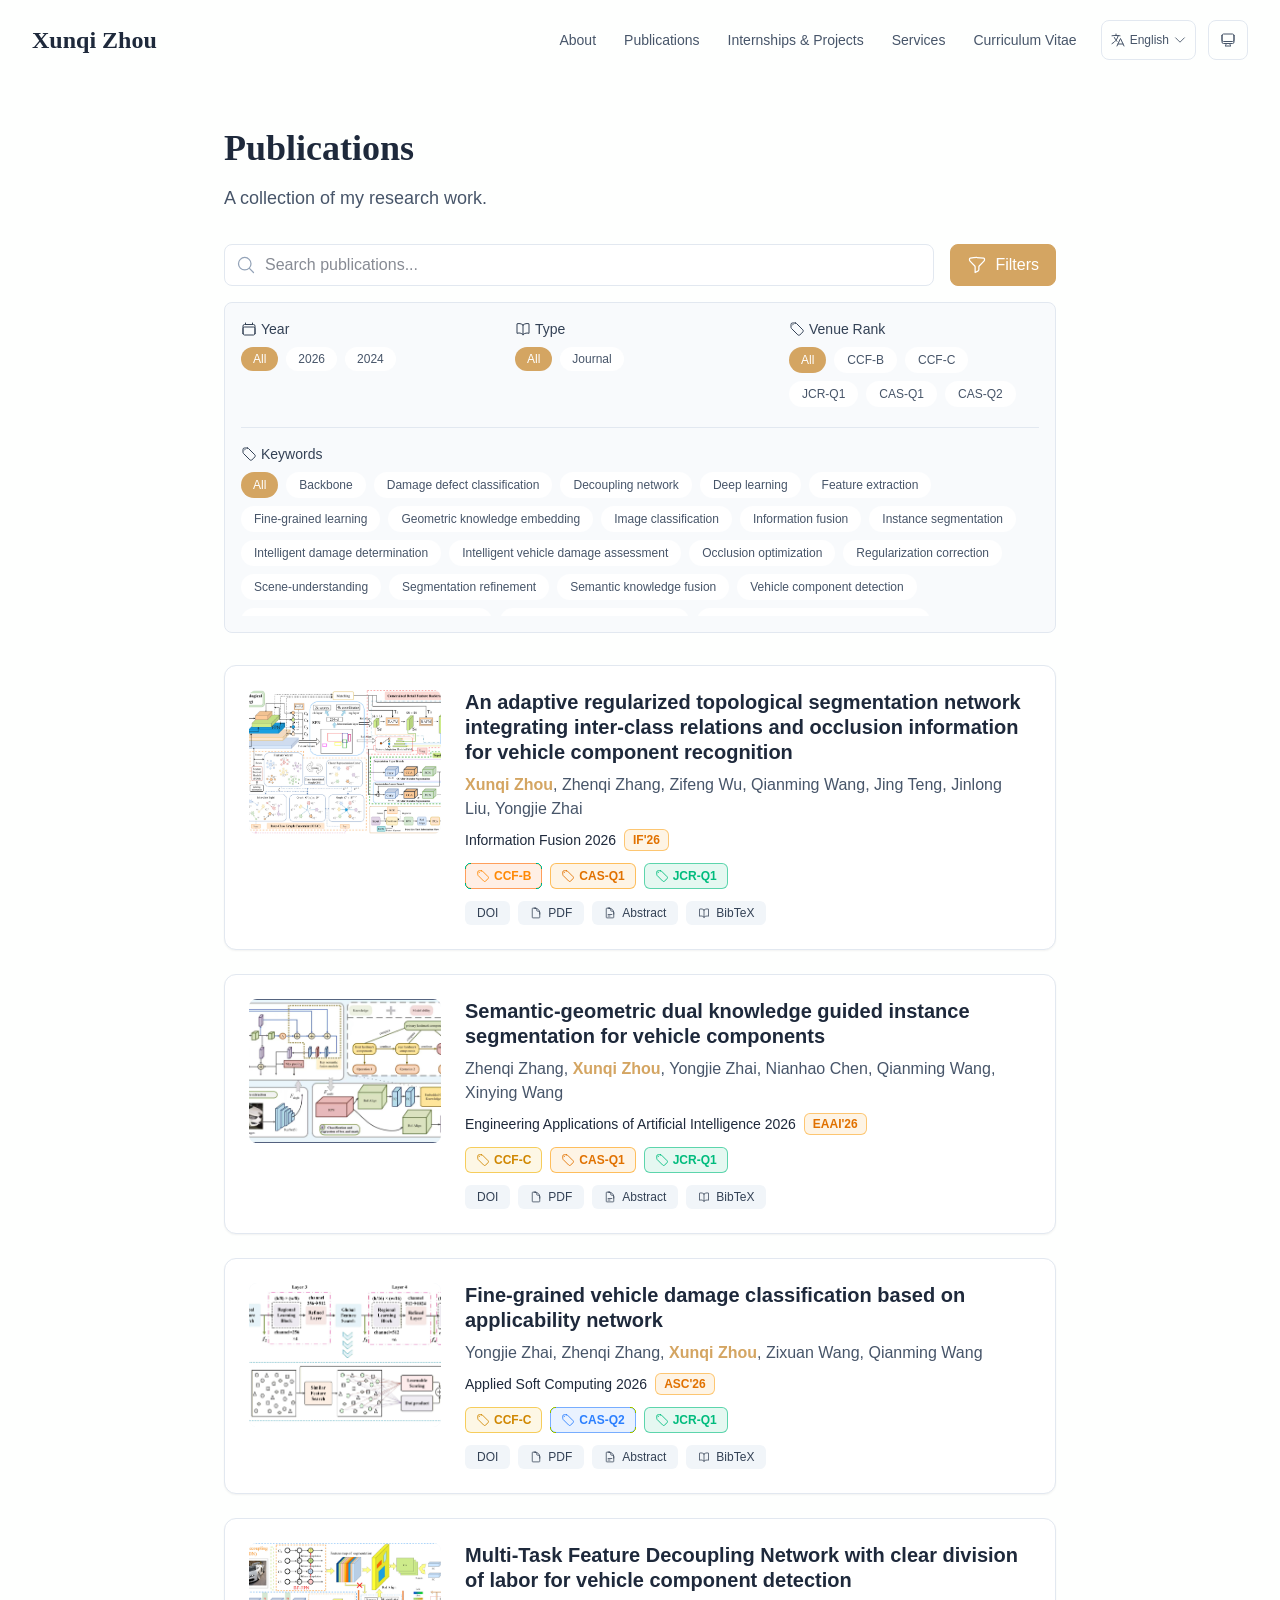
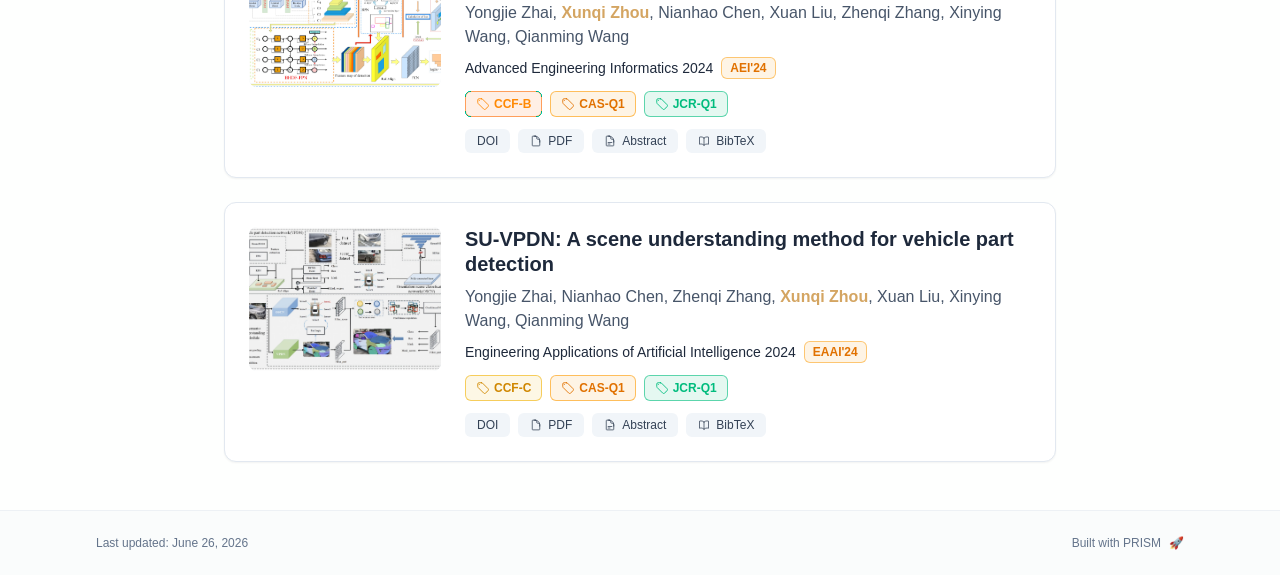
<file: out/publications/index.html>
<!DOCTYPE html><html lang="en" class="scroll-smooth"><head><meta charSet="utf-8"/><meta name="viewport" content="width=device-width, initial-scale=1"/><link rel="stylesheet" href="/_next/static/css/ee203730db8da4dd.css" data-precedence="next"/><link rel="preload" as="script" fetchPriority="low" href="/_next/static/chunks/webpack-af78f5c2c11af041.js"/><script src="/_next/static/chunks/4bd1b696-70b6d399998de86a.js" async=""></script><script src="/_next/static/chunks/684-5aaa8290a129f299.js" async=""></script><script src="/_next/static/chunks/main-app-04f399b0247b218c.js" async=""></script><script src="/_next/static/chunks/461-a9a5d7b05a71d978.js" async=""></script><script src="/_next/static/chunks/874-6cc630662f3664af.js" async=""></script><script src="/_next/static/chunks/291-e39730cc9327e39b.js" async=""></script><script src="/_next/static/chunks/app/layout-044123db405c82a5.js" async=""></script><script src="/_next/static/chunks/314-e3b81037544f2c12.js" async=""></script><script src="/_next/static/chunks/748-6d208724f7090f54.js" async=""></script><script src="/_next/static/chunks/app/%5Bslug%5D/page-055cbaa810eacc4e.js" async=""></script><link rel="icon" href="/favicon.svg" type="image/svg+xml"/><link rel="dns-prefetch" href="https://jialeliu.com"/><link rel="preconnect" href="https://jialeliu.com" crossorigin=""/><link rel="preload" as="font" type="font/woff2" href="https://jialeliu.com/fonts/georgiab.woff2" crossorigin=""/><script>
              try {
                const theme = localStorage.getItem('theme-storage');
                const parsed = theme ? JSON.parse(theme) : null;
                const setting = parsed?.state?.theme || 'system';
                const prefersDark = typeof window !== 'undefined' && window.matchMedia && window.matchMedia('(prefers-color-scheme: dark)').matches;
                const effective = setting === 'dark' ? 'dark' : (setting === 'light' ? 'light' : (prefersDark ? 'dark' : 'light'));
                var root = document.documentElement;
                root.classList.add(effective);
                root.setAttribute('data-theme', effective);
              } catch (e) {
                var root = document.documentElement;
                root.classList.add('light');
                root.setAttribute('data-theme', 'light');
              }
            </script><script>
    try {
      const cfg = {"enabled":true,"locales":["zh","en"],"defaultLocale":"en","mode":"auto","fixedLocale":"en","persist":true,"switcher":true,"labels":{"zh":"中文","en":"English"}};
      const storageKey = 'locale-storage';
      const normalize = (value) => typeof value === 'string' ? value.trim().replace('_', '-').toLowerCase() : '';
      const matchLocale = (candidate) => {
        const normalized = normalize(candidate);
        if (!normalized) return null;
        if (cfg.locales.includes(normalized)) return normalized;
        const language = normalized.split('-')[0];
        if (cfg.locales.includes(language)) return language;
        return null;
      };

      let resolved = null;

      if (!cfg.enabled) {
        resolved = cfg.defaultLocale;
      } else if (cfg.persist) {
        resolved = matchLocale(localStorage.getItem(storageKey));
      }

      if (!resolved) {
        if (cfg.mode === 'fixed') {
          resolved = cfg.fixedLocale;
        } else {
          resolved = matchLocale(navigator.language);
        }
      }

      if (!resolved) {
        resolved = cfg.defaultLocale;
      }

      const root = document.documentElement;
      root.lang = resolved;
      root.setAttribute('data-locale', resolved);

      if (cfg.persist) {
        localStorage.setItem(storageKey, resolved);
      }
    } catch (e) {
      const root = document.documentElement;
      root.lang = 'en';
      root.setAttribute('data-locale', 'en');
    }
  </script><title>Publications | Xunqi Zhou</title><meta name="description" content="A collection of my research work."/><meta name="author" content="Xunqi Zhou"/><meta name="keywords" content="Xunqi Zhou,PhD,Research,North China Electric Power University"/><meta name="creator" content="Xunqi Zhou"/><meta name="publisher" content="Xunqi Zhou"/><meta property="og:title" content="Xunqi Zhou"/><meta property="og:description" content="PhD student at the North China Electric Power University."/><meta property="og:site_name" content="Xunqi Zhou&#x27;s Academic Website"/><meta property="og:locale" content="en_US"/><meta property="og:type" content="website"/><meta name="twitter:card" content="summary"/><meta name="twitter:title" content="Xunqi Zhou"/><meta name="twitter:description" content="PhD student at the North China Electric Power University."/><link rel="icon" href="/favicon.svg"/><script>document.querySelectorAll('body link[rel="icon"], body link[rel="apple-touch-icon"]').forEach(el => document.head.appendChild(el))</script><script src="/_next/static/chunks/polyfills-42372ed130431b0a.js" noModule=""></script></head><body class="font-sans antialiased"><div style="visibility:hidden"><nav class="fixed top-0 left-0 right-0 z-50" data-headlessui-state=""><div class="transition-all duration-300 ease-out bg-transparent" style="transform:translateY(-100px)"><div class="max-w-7xl mx-auto px-4 sm:px-6 lg:px-8"><div class="flex justify-between items-center h-16 lg:h-20"><div class="flex-shrink-0" tabindex="0"><a class="text-xl lg:text-2xl font-serif font-semibold text-primary hover:text-accent transition-colors duration-200" href="/">Xunqi Zhou</a></div><div class="hidden lg:block"><div class="ml-10 flex items-center space-x-3"><div class="relative flex items-baseline space-x-1"><a data-nav-href="/" class="relative px-3 py-2 text-sm font-medium rounded-lg transition-colors duration-150 text-neutral-600" href="/">About</a><a data-nav-href="/publications" class="relative px-3 py-2 text-sm font-medium rounded-lg transition-colors duration-150 text-primary" href="/publications/">Publications</a><a data-nav-href="/teaching" class="relative px-3 py-2 text-sm font-medium rounded-lg transition-colors duration-150 text-neutral-600" href="/teaching/">Internships &amp; Projects</a><a data-nav-href="/services" class="relative px-3 py-2 text-sm font-medium rounded-lg transition-colors duration-150 text-neutral-600" href="/services/">Services</a><a data-nav-href="/cv" class="relative px-3 py-2 text-sm font-medium rounded-lg transition-colors duration-150 text-neutral-600" href="/cv/">Curriculum Vitae</a></div><div class="flex items-center justify-center w-14 h-10 rounded-lg border border-neutral-200 dark:border-[rgba(148,163,184,0.24)] bg-background dark:bg-neutral-800"><div class="w-6 h-4 rounded bg-neutral-300 animate-pulse"></div></div><div class="flex items-center justify-center w-10 h-10 rounded-lg border border-neutral-200 dark:border-[rgba(148,163,184,0.24)] bg-background dark:bg-neutral-800"><div class="w-4 h-4 rounded-full bg-neutral-300 animate-pulse"></div></div></div></div><div class="lg:hidden flex items-center space-x-2"><div class="flex items-center justify-center w-14 h-10 rounded-lg border border-neutral-200 dark:border-[rgba(148,163,184,0.24)] bg-background dark:bg-neutral-800"><div class="w-6 h-4 rounded bg-neutral-300 animate-pulse"></div></div><div class="flex items-center justify-center w-10 h-10 rounded-lg border border-neutral-200 dark:border-[rgba(148,163,184,0.24)] bg-background dark:bg-neutral-800"><div class="w-4 h-4 rounded-full bg-neutral-300 animate-pulse"></div></div><button class="inline-flex items-center justify-center p-2 rounded-md text-neutral-600 hover:text-primary hover:bg-neutral-100 dark:hover:bg-neutral-800 focus:outline-none focus:ring-2 focus:ring-inset focus:ring-accent transition-colors duration-200" id="headlessui-disclosure-button-«R7pdb»" type="button" aria-expanded="false" data-headlessui-state=""><span class="sr-only">Open main menu</span><div><svg xmlns="http://www.w3.org/2000/svg" fill="none" viewBox="0 0 24 24" stroke-width="1.5" stroke="currentColor" aria-hidden="true" data-slot="icon" class="block h-6 w-6"><path stroke-linecap="round" stroke-linejoin="round" d="M3.75 6.75h16.5M3.75 12h16.5m-16.5 5.25h16.5"></path></svg></div></button></div></div></div></div></nav><main class="min-h-screen pt-16 lg:pt-20"><div class="max-w-4xl mx-auto px-4 sm:px-6 lg:px-8 py-12"><div style="opacity:0;transform:translateY(20px)"><div class="mb-8"><h1 class="text-4xl font-serif font-bold text-primary mb-4">Publications</h1><p class="text-lg text-neutral-600 dark:text-neutral-500 max-w-2xl">A collection of my research work.</p></div><div class="mb-8 space-y-4"><div class="flex flex-col sm:flex-row gap-4"><div class="relative flex-grow"><svg xmlns="http://www.w3.org/2000/svg" fill="none" viewBox="0 0 24 24" stroke-width="1.5" stroke="currentColor" aria-hidden="true" data-slot="icon" class="absolute left-3 top-1/2 transform -translate-y-1/2 h-5 w-5 text-neutral-400"><path stroke-linecap="round" stroke-linejoin="round" d="m21 21-5.197-5.197m0 0A7.5 7.5 0 1 0 5.196 5.196a7.5 7.5 0 0 0 10.607 10.607Z"></path></svg><input type="text" placeholder="Search publications..." class="w-full pl-10 pr-4 py-2 rounded-lg border border-neutral-200 dark:border-neutral-800 bg-white dark:bg-neutral-900 focus:ring-2 focus:ring-accent focus:border-transparent transition-all duration-200" value=""/></div><button class="flex items-center justify-center px-4 py-2 rounded-lg border transition-all duration-200 bg-accent text-white border-accent"><svg xmlns="http://www.w3.org/2000/svg" fill="none" viewBox="0 0 24 24" stroke-width="1.5" stroke="currentColor" aria-hidden="true" data-slot="icon" class="h-5 w-5 mr-2"><path stroke-linecap="round" stroke-linejoin="round" d="M12 3c2.755 0 5.455.232 8.083.678.533.09.917.556.917 1.096v1.044a2.25 2.25 0 0 1-.659 1.591l-5.432 5.432a2.25 2.25 0 0 0-.659 1.591v2.927a2.25 2.25 0 0 1-1.244 2.013L9.75 21v-6.568a2.25 2.25 0 0 0-.659-1.591L3.659 7.409A2.25 2.25 0 0 1 3 5.818V4.774c0-.54.384-1.006.917-1.096A48.32 48.32 0 0 1 12 3Z"></path></svg>Filters</button></div><div class="overflow-hidden" style="opacity:0;height:0px"><div class="p-4 bg-neutral-50 dark:bg-neutral-800/50 rounded-lg border border-neutral-200 dark:border-neutral-800 space-y-5"><div class="grid grid-cols-1 md:grid-cols-3 gap-6"><div class="space-y-2"><label class="text-sm font-medium text-neutral-700 dark:text-neutral-300 flex items-center"><svg xmlns="http://www.w3.org/2000/svg" fill="none" viewBox="0 0 24 24" stroke-width="1.5" stroke="currentColor" aria-hidden="true" data-slot="icon" class="h-4 w-4 mr-1"><path stroke-linecap="round" stroke-linejoin="round" d="M6.75 3v2.25M17.25 3v2.25M3 18.75V7.5a2.25 2.25 0 0 1 2.25-2.25h13.5A2.25 2.25 0 0 1 21 7.5v11.25m-18 0A2.25 2.25 0 0 0 5.25 21h13.5A2.25 2.25 0 0 0 21 18.75m-18 0v-7.5A2.25 2.25 0 0 1 5.25 9h13.5A2.25 2.25 0 0 1 21 11.25v7.5"></path></svg> <!-- -->Year</label><div class="flex flex-wrap gap-2"><button class="px-3 py-1 text-xs rounded-full transition-colors bg-accent text-white">All</button><button class="px-3 py-1 text-xs rounded-full transition-colors bg-white dark:bg-neutral-800 text-neutral-600 dark:text-neutral-300 hover:bg-neutral-100 dark:hover:bg-neutral-700">2026</button><button class="px-3 py-1 text-xs rounded-full transition-colors bg-white dark:bg-neutral-800 text-neutral-600 dark:text-neutral-300 hover:bg-neutral-100 dark:hover:bg-neutral-700">2024</button></div></div><div class="space-y-2"><label class="text-sm font-medium text-neutral-700 dark:text-neutral-300 flex items-center"><svg xmlns="http://www.w3.org/2000/svg" fill="none" viewBox="0 0 24 24" stroke-width="1.5" stroke="currentColor" aria-hidden="true" data-slot="icon" class="h-4 w-4 mr-1"><path stroke-linecap="round" stroke-linejoin="round" d="M12 6.042A8.967 8.967 0 0 0 6 3.75c-1.052 0-2.062.18-3 .512v14.25A8.987 8.987 0 0 1 6 18c2.305 0 4.408.867 6 2.292m0-14.25a8.966 8.966 0 0 1 6-2.292c1.052 0 2.062.18 3 .512v14.25A8.987 8.987 0 0 0 18 18a8.967 8.967 0 0 0-6 2.292m0-14.25v14.25"></path></svg> <!-- -->Type</label><div class="flex flex-wrap gap-2"><button class="px-3 py-1 text-xs rounded-full transition-colors bg-accent text-white">All</button><button class="px-3 py-1 text-xs rounded-full capitalize transition-colors bg-white dark:bg-neutral-800 text-neutral-600 dark:text-neutral-300 hover:bg-neutral-100 dark:hover:bg-neutral-700">journal</button></div></div><div class="space-y-2"><label class="text-sm font-medium text-neutral-700 dark:text-neutral-300 flex items-center"><svg xmlns="http://www.w3.org/2000/svg" fill="none" viewBox="0 0 24 24" stroke-width="1.5" stroke="currentColor" aria-hidden="true" data-slot="icon" class="h-4 w-4 mr-1"><path stroke-linecap="round" stroke-linejoin="round" d="M9.568 3H5.25A2.25 2.25 0 0 0 3 5.25v4.318c0 .597.237 1.17.659 1.591l9.581 9.581c.699.699 1.78.872 2.607.33a18.095 18.095 0 0 0 5.223-5.223c.542-.827.369-1.908-.33-2.607L11.16 3.66A2.25 2.25 0 0 0 9.568 3Z"></path><path stroke-linecap="round" stroke-linejoin="round" d="M6 6h.008v.008H6V6Z"></path></svg> <!-- -->Venue Rank</label><div class="flex flex-wrap gap-2"><button class="px-3 py-1 text-xs rounded-full transition-colors bg-accent text-white">All</button><button class="px-3 py-1 text-xs rounded-full border transition-colors bg-white dark:bg-neutral-800 text-neutral-600 dark:text-neutral-300 border-transparent hover:border-accent/40 hover:text-accent hover:bg-neutral-100 dark:hover:bg-neutral-700">CAS-Q1</button><button class="px-3 py-1 text-xs rounded-full border transition-colors bg-white dark:bg-neutral-800 text-neutral-600 dark:text-neutral-300 border-transparent hover:border-accent/40 hover:text-accent hover:bg-neutral-100 dark:hover:bg-neutral-700">CAS-Q2</button><button class="px-3 py-1 text-xs rounded-full border transition-colors bg-white dark:bg-neutral-800 text-neutral-600 dark:text-neutral-300 border-transparent hover:border-accent/40 hover:text-accent hover:bg-neutral-100 dark:hover:bg-neutral-700">CCF-B</button><button class="px-3 py-1 text-xs rounded-full border transition-colors bg-white dark:bg-neutral-800 text-neutral-600 dark:text-neutral-300 border-transparent hover:border-accent/40 hover:text-accent hover:bg-neutral-100 dark:hover:bg-neutral-700">CCF-C</button><button class="px-3 py-1 text-xs rounded-full border transition-colors bg-white dark:bg-neutral-800 text-neutral-600 dark:text-neutral-300 border-transparent hover:border-accent/40 hover:text-accent hover:bg-neutral-100 dark:hover:bg-neutral-700">JCR-Q1</button></div></div></div><div class="space-y-2 border-t border-neutral-200 pt-4 dark:border-neutral-700"><label class="text-sm font-medium text-neutral-700 dark:text-neutral-300 flex items-center"><svg xmlns="http://www.w3.org/2000/svg" fill="none" viewBox="0 0 24 24" stroke-width="1.5" stroke="currentColor" aria-hidden="true" data-slot="icon" class="h-4 w-4 mr-1"><path stroke-linecap="round" stroke-linejoin="round" d="M9.568 3H5.25A2.25 2.25 0 0 0 3 5.25v4.318c0 .597.237 1.17.659 1.591l9.581 9.581c.699.699 1.78.872 2.607.33a18.095 18.095 0 0 0 5.223-5.223c.542-.827.369-1.908-.33-2.607L11.16 3.66A2.25 2.25 0 0 0 9.568 3Z"></path><path stroke-linecap="round" stroke-linejoin="round" d="M6 6h.008v.008H6V6Z"></path></svg> <!-- -->Keywords</label><div class="flex flex-wrap gap-2 max-h-36 overflow-y-auto pr-1"><button class="px-3 py-1 text-xs rounded-full transition-colors bg-accent text-white">All</button><button class="px-3 py-1 text-xs rounded-full border transition-colors bg-white dark:bg-neutral-800 text-neutral-600 dark:text-neutral-300 border-transparent hover:border-accent/40 hover:text-accent hover:bg-neutral-100 dark:hover:bg-neutral-700">Backbone</button><button class="px-3 py-1 text-xs rounded-full border transition-colors bg-white dark:bg-neutral-800 text-neutral-600 dark:text-neutral-300 border-transparent hover:border-accent/40 hover:text-accent hover:bg-neutral-100 dark:hover:bg-neutral-700">Damage defect classification</button><button class="px-3 py-1 text-xs rounded-full border transition-colors bg-white dark:bg-neutral-800 text-neutral-600 dark:text-neutral-300 border-transparent hover:border-accent/40 hover:text-accent hover:bg-neutral-100 dark:hover:bg-neutral-700">Decoupling network</button><button class="px-3 py-1 text-xs rounded-full border transition-colors bg-white dark:bg-neutral-800 text-neutral-600 dark:text-neutral-300 border-transparent hover:border-accent/40 hover:text-accent hover:bg-neutral-100 dark:hover:bg-neutral-700">Deep learning</button><button class="px-3 py-1 text-xs rounded-full border transition-colors bg-white dark:bg-neutral-800 text-neutral-600 dark:text-neutral-300 border-transparent hover:border-accent/40 hover:text-accent hover:bg-neutral-100 dark:hover:bg-neutral-700">Feature extraction</button><button class="px-3 py-1 text-xs rounded-full border transition-colors bg-white dark:bg-neutral-800 text-neutral-600 dark:text-neutral-300 border-transparent hover:border-accent/40 hover:text-accent hover:bg-neutral-100 dark:hover:bg-neutral-700">Fine-grained learning</button><button class="px-3 py-1 text-xs rounded-full border transition-colors bg-white dark:bg-neutral-800 text-neutral-600 dark:text-neutral-300 border-transparent hover:border-accent/40 hover:text-accent hover:bg-neutral-100 dark:hover:bg-neutral-700">Geometric knowledge embedding</button><button class="px-3 py-1 text-xs rounded-full border transition-colors bg-white dark:bg-neutral-800 text-neutral-600 dark:text-neutral-300 border-transparent hover:border-accent/40 hover:text-accent hover:bg-neutral-100 dark:hover:bg-neutral-700">Image classification</button><button class="px-3 py-1 text-xs rounded-full border transition-colors bg-white dark:bg-neutral-800 text-neutral-600 dark:text-neutral-300 border-transparent hover:border-accent/40 hover:text-accent hover:bg-neutral-100 dark:hover:bg-neutral-700">Information fusion</button><button class="px-3 py-1 text-xs rounded-full border transition-colors bg-white dark:bg-neutral-800 text-neutral-600 dark:text-neutral-300 border-transparent hover:border-accent/40 hover:text-accent hover:bg-neutral-100 dark:hover:bg-neutral-700">Instance segmentation</button><button class="px-3 py-1 text-xs rounded-full border transition-colors bg-white dark:bg-neutral-800 text-neutral-600 dark:text-neutral-300 border-transparent hover:border-accent/40 hover:text-accent hover:bg-neutral-100 dark:hover:bg-neutral-700">Intelligent damage determination</button><button class="px-3 py-1 text-xs rounded-full border transition-colors bg-white dark:bg-neutral-800 text-neutral-600 dark:text-neutral-300 border-transparent hover:border-accent/40 hover:text-accent hover:bg-neutral-100 dark:hover:bg-neutral-700">Intelligent vehicle damage assessment</button><button class="px-3 py-1 text-xs rounded-full border transition-colors bg-white dark:bg-neutral-800 text-neutral-600 dark:text-neutral-300 border-transparent hover:border-accent/40 hover:text-accent hover:bg-neutral-100 dark:hover:bg-neutral-700">Occlusion optimization</button><button class="px-3 py-1 text-xs rounded-full border transition-colors bg-white dark:bg-neutral-800 text-neutral-600 dark:text-neutral-300 border-transparent hover:border-accent/40 hover:text-accent hover:bg-neutral-100 dark:hover:bg-neutral-700">Regularization correction</button><button class="px-3 py-1 text-xs rounded-full border transition-colors bg-white dark:bg-neutral-800 text-neutral-600 dark:text-neutral-300 border-transparent hover:border-accent/40 hover:text-accent hover:bg-neutral-100 dark:hover:bg-neutral-700">Scene-understanding</button><button class="px-3 py-1 text-xs rounded-full border transition-colors bg-white dark:bg-neutral-800 text-neutral-600 dark:text-neutral-300 border-transparent hover:border-accent/40 hover:text-accent hover:bg-neutral-100 dark:hover:bg-neutral-700">Segmentation refinement</button><button class="px-3 py-1 text-xs rounded-full border transition-colors bg-white dark:bg-neutral-800 text-neutral-600 dark:text-neutral-300 border-transparent hover:border-accent/40 hover:text-accent hover:bg-neutral-100 dark:hover:bg-neutral-700">Semantic knowledge fusion</button><button class="px-3 py-1 text-xs rounded-full border transition-colors bg-white dark:bg-neutral-800 text-neutral-600 dark:text-neutral-300 border-transparent hover:border-accent/40 hover:text-accent hover:bg-neutral-100 dark:hover:bg-neutral-700">Vehicle component detection</button><button class="px-3 py-1 text-xs rounded-full border transition-colors bg-white dark:bg-neutral-800 text-neutral-600 dark:text-neutral-300 border-transparent hover:border-accent/40 hover:text-accent hover:bg-neutral-100 dark:hover:bg-neutral-700">Vehicle component instance segmentation</button><button class="px-3 py-1 text-xs rounded-full border transition-colors bg-white dark:bg-neutral-800 text-neutral-600 dark:text-neutral-300 border-transparent hover:border-accent/40 hover:text-accent hover:bg-neutral-100 dark:hover:bg-neutral-700">Vehicle component recognition</button><button class="px-3 py-1 text-xs rounded-full border transition-colors bg-white dark:bg-neutral-800 text-neutral-600 dark:text-neutral-300 border-transparent hover:border-accent/40 hover:text-accent hover:bg-neutral-100 dark:hover:bg-neutral-700">Vehicle intelligent damage assessment</button><button class="px-3 py-1 text-xs rounded-full border transition-colors bg-white dark:bg-neutral-800 text-neutral-600 dark:text-neutral-300 border-transparent hover:border-accent/40 hover:text-accent hover:bg-neutral-100 dark:hover:bg-neutral-700">Vehicle part detection</button></div></div></div></div></div><div class="space-y-6"><div class="bg-white dark:bg-neutral-900 p-6 rounded-xl shadow-sm border border-neutral-200 dark:border-neutral-800 hover:shadow-md transition-all duration-200" style="opacity:0;transform:translateY(20px)"><div class="flex flex-col md:flex-row gap-6"><div class="w-full md:w-48 flex-shrink-0"><div class="aspect-video md:aspect-[4/3] relative rounded-lg overflow-hidden bg-neutral-100 dark:bg-neutral-800"><img alt="An adaptive regularized topological segmentation network integrating inter-class relations and occlusion information for vehicle component recognition" loading="lazy" decoding="async" data-nimg="fill" class="object-cover" style="position:absolute;height:100%;width:100%;left:0;top:0;right:0;bottom:0;color:transparent" src="/papers/artseg.jpg"/></div></div><div class="flex-grow"><h3 class="text-xl font-semibold text-primary mb-2 leading-tight">An adaptive regularized topological segmentation network integrating inter-class relations and occlusion information for vehicle component recognition</h3><p class="text-base text-neutral-600 dark:text-neutral-400 mb-2"><span><span class="font-semibold text-accent ">Xunqi Zhou</span>, </span><span><span class=" ">Zhenqi Zhang</span>, </span><span><span class=" ">Zifeng Wu</span>, </span><span><span class=" ">Qianming Wang</span>, </span><span><span class=" ">Jing Teng</span>, </span><span><span class=" ">Jinlong Liu</span>, </span><span><span class=" ">Yongjie Zhai</span></span></p><div class="mb-3 flex flex-wrap items-center gap-2"><p class="text-sm font-medium text-neutral-800 dark:text-neutral-300">Information Fusion<!-- --> <!-- -->2026</p><span class="rounded-md border border-amber-500/50 bg-amber-500/10 px-2 py-0.5 text-xs font-semibold text-amber-600 dark:text-amber-300">IF&#x27;26</span></div><div class="mb-3 flex flex-wrap gap-2"><span class="inline-flex items-center rounded-md border px-2.5 py-1 text-xs font-semibold border-orange-500/60 bg-orange-500/10 text-orange-400 dark:text-orange-300"><svg xmlns="http://www.w3.org/2000/svg" fill="none" viewBox="0 0 24 24" stroke-width="1.5" stroke="currentColor" aria-hidden="true" data-slot="icon" class="mr-1 h-3.5 w-3.5"><path stroke-linecap="round" stroke-linejoin="round" d="M9.568 3H5.25A2.25 2.25 0 0 0 3 5.25v4.318c0 .597.237 1.17.659 1.591l9.581 9.581c.699.699 1.78.872 2.607.33a18.095 18.095 0 0 0 5.223-5.223c.542-.827.369-1.908-.33-2.607L11.16 3.66A2.25 2.25 0 0 0 9.568 3Z"></path><path stroke-linecap="round" stroke-linejoin="round" d="M6 6h.008v.008H6V6Z"></path></svg>CCF-B</span><span class="inline-flex items-center rounded-md border px-2.5 py-1 text-xs font-semibold border-amber-500/60 bg-amber-500/10 text-amber-600 dark:text-amber-300"><svg xmlns="http://www.w3.org/2000/svg" fill="none" viewBox="0 0 24 24" stroke-width="1.5" stroke="currentColor" aria-hidden="true" data-slot="icon" class="mr-1 h-3.5 w-3.5"><path stroke-linecap="round" stroke-linejoin="round" d="M9.568 3H5.25A2.25 2.25 0 0 0 3 5.25v4.318c0 .597.237 1.17.659 1.591l9.581 9.581c.699.699 1.78.872 2.607.33a18.095 18.095 0 0 0 5.223-5.223c.542-.827.369-1.908-.33-2.607L11.16 3.66A2.25 2.25 0 0 0 9.568 3Z"></path><path stroke-linecap="round" stroke-linejoin="round" d="M6 6h.008v.008H6V6Z"></path></svg>CAS-Q1</span><span class="inline-flex items-center rounded-md border px-2.5 py-1 text-xs font-semibold border-emerald-500/60 bg-emerald-500/10 text-emerald-500 dark:text-emerald-300"><svg xmlns="http://www.w3.org/2000/svg" fill="none" viewBox="0 0 24 24" stroke-width="1.5" stroke="currentColor" aria-hidden="true" data-slot="icon" class="mr-1 h-3.5 w-3.5"><path stroke-linecap="round" stroke-linejoin="round" d="M9.568 3H5.25A2.25 2.25 0 0 0 3 5.25v4.318c0 .597.237 1.17.659 1.591l9.581 9.581c.699.699 1.78.872 2.607.33a18.095 18.095 0 0 0 5.223-5.223c.542-.827.369-1.908-.33-2.607L11.16 3.66A2.25 2.25 0 0 0 9.568 3Z"></path><path stroke-linecap="round" stroke-linejoin="round" d="M6 6h.008v.008H6V6Z"></path></svg>JCR-Q1</span></div><div class="flex flex-wrap gap-2 mt-auto"><a href="https://doi.org/10.1016/j.inffus.2026.104157" target="_blank" rel="noopener noreferrer" class="inline-flex items-center px-3 py-1 rounded-md text-xs font-medium bg-neutral-100 dark:bg-neutral-800 text-neutral-700 dark:text-neutral-300 hover:bg-accent hover:text-white transition-colors">DOI</a><a href="/papers/IF2026.pdf" target="_blank" rel="noopener noreferrer" class="inline-flex items-center px-3 py-1 rounded-md text-xs font-medium bg-neutral-100 dark:bg-neutral-800 text-neutral-700 dark:text-neutral-300 hover:bg-accent hover:text-white transition-colors"><svg xmlns="http://www.w3.org/2000/svg" fill="none" viewBox="0 0 24 24" stroke-width="1.5" stroke="currentColor" aria-hidden="true" data-slot="icon" class="h-3 w-3 mr-1.5"><path stroke-linecap="round" stroke-linejoin="round" d="M19.5 14.25v-2.625a3.375 3.375 0 0 0-3.375-3.375h-1.5A1.125 1.125 0 0 1 13.5 7.125v-1.5a3.375 3.375 0 0 0-3.375-3.375H8.25m2.25 0H5.625c-.621 0-1.125.504-1.125 1.125v17.25c0 .621.504 1.125 1.125 1.125h12.75c.621 0 1.125-.504 1.125-1.125V11.25a9 9 0 0 0-9-9Z"></path></svg>PDF</a><button class="inline-flex items-center px-3 py-1 rounded-md text-xs font-medium transition-colors bg-neutral-100 dark:bg-neutral-800 text-neutral-700 dark:text-neutral-300 hover:bg-accent hover:text-white"><svg xmlns="http://www.w3.org/2000/svg" fill="none" viewBox="0 0 24 24" stroke-width="1.5" stroke="currentColor" aria-hidden="true" data-slot="icon" class="h-3 w-3 mr-1.5"><path stroke-linecap="round" stroke-linejoin="round" d="M19.5 14.25v-2.625a3.375 3.375 0 0 0-3.375-3.375h-1.5A1.125 1.125 0 0 1 13.5 7.125v-1.5a3.375 3.375 0 0 0-3.375-3.375H8.25m0 12.75h7.5m-7.5 3H12M10.5 2.25H5.625c-.621 0-1.125.504-1.125 1.125v17.25c0 .621.504 1.125 1.125 1.125h12.75c.621 0 1.125-.504 1.125-1.125V11.25a9 9 0 0 0-9-9Z"></path></svg>Abstract</button><button class="inline-flex items-center px-3 py-1 rounded-md text-xs font-medium transition-colors bg-neutral-100 dark:bg-neutral-800 text-neutral-700 dark:text-neutral-300 hover:bg-accent hover:text-white"><svg xmlns="http://www.w3.org/2000/svg" fill="none" viewBox="0 0 24 24" stroke-width="1.5" stroke="currentColor" aria-hidden="true" data-slot="icon" class="h-3 w-3 mr-1.5"><path stroke-linecap="round" stroke-linejoin="round" d="M12 6.042A8.967 8.967 0 0 0 6 3.75c-1.052 0-2.062.18-3 .512v14.25A8.987 8.987 0 0 1 6 18c2.305 0 4.408.867 6 2.292m0-14.25a8.966 8.966 0 0 1 6-2.292c1.052 0 2.062.18 3 .512v14.25A8.987 8.987 0 0 0 18 18a8.967 8.967 0 0 0-6 2.292m0-14.25v14.25"></path></svg>BibTeX</button></div></div></div></div><div class="bg-white dark:bg-neutral-900 p-6 rounded-xl shadow-sm border border-neutral-200 dark:border-neutral-800 hover:shadow-md transition-all duration-200" style="opacity:0;transform:translateY(20px)"><div class="flex flex-col md:flex-row gap-6"><div class="w-full md:w-48 flex-shrink-0"><div class="aspect-video md:aspect-[4/3] relative rounded-lg overflow-hidden bg-neutral-100 dark:bg-neutral-800"><img alt="Semantic-geometric dual knowledge guided instance segmentation for vehicle components" loading="lazy" decoding="async" data-nimg="fill" class="object-cover" style="position:absolute;height:100%;width:100%;left:0;top:0;right:0;bottom:0;color:transparent" src="/papers/DKGNet.jpg"/></div></div><div class="flex-grow"><h3 class="text-xl font-semibold text-primary mb-2 leading-tight">Semantic-geometric dual knowledge guided instance segmentation for vehicle components</h3><p class="text-base text-neutral-600 dark:text-neutral-400 mb-2"><span><span class=" ">Zhenqi Zhang</span>, </span><span><span class="font-semibold text-accent ">Xunqi Zhou</span>, </span><span><span class=" ">Yongjie Zhai</span>, </span><span><span class=" ">Nianhao Chen</span>, </span><span><span class=" ">Qianming Wang</span>, </span><span><span class=" ">Xinying Wang</span></span></p><div class="mb-3 flex flex-wrap items-center gap-2"><p class="text-sm font-medium text-neutral-800 dark:text-neutral-300">Engineering Applications of Artificial Intelligence<!-- --> <!-- -->2026</p><span class="rounded-md border border-amber-500/50 bg-amber-500/10 px-2 py-0.5 text-xs font-semibold text-amber-600 dark:text-amber-300">EAAI&#x27;26</span></div><div class="mb-3 flex flex-wrap gap-2"><span class="inline-flex items-center rounded-md border px-2.5 py-1 text-xs font-semibold border-yellow-500/60 bg-yellow-500/10 text-yellow-600 dark:text-yellow-300"><svg xmlns="http://www.w3.org/2000/svg" fill="none" viewBox="0 0 24 24" stroke-width="1.5" stroke="currentColor" aria-hidden="true" data-slot="icon" class="mr-1 h-3.5 w-3.5"><path stroke-linecap="round" stroke-linejoin="round" d="M9.568 3H5.25A2.25 2.25 0 0 0 3 5.25v4.318c0 .597.237 1.17.659 1.591l9.581 9.581c.699.699 1.78.872 2.607.33a18.095 18.095 0 0 0 5.223-5.223c.542-.827.369-1.908-.33-2.607L11.16 3.66A2.25 2.25 0 0 0 9.568 3Z"></path><path stroke-linecap="round" stroke-linejoin="round" d="M6 6h.008v.008H6V6Z"></path></svg>CCF-C</span><span class="inline-flex items-center rounded-md border px-2.5 py-1 text-xs font-semibold border-amber-500/60 bg-amber-500/10 text-amber-600 dark:text-amber-300"><svg xmlns="http://www.w3.org/2000/svg" fill="none" viewBox="0 0 24 24" stroke-width="1.5" stroke="currentColor" aria-hidden="true" data-slot="icon" class="mr-1 h-3.5 w-3.5"><path stroke-linecap="round" stroke-linejoin="round" d="M9.568 3H5.25A2.25 2.25 0 0 0 3 5.25v4.318c0 .597.237 1.17.659 1.591l9.581 9.581c.699.699 1.78.872 2.607.33a18.095 18.095 0 0 0 5.223-5.223c.542-.827.369-1.908-.33-2.607L11.16 3.66A2.25 2.25 0 0 0 9.568 3Z"></path><path stroke-linecap="round" stroke-linejoin="round" d="M6 6h.008v.008H6V6Z"></path></svg>CAS-Q1</span><span class="inline-flex items-center rounded-md border px-2.5 py-1 text-xs font-semibold border-emerald-500/60 bg-emerald-500/10 text-emerald-500 dark:text-emerald-300"><svg xmlns="http://www.w3.org/2000/svg" fill="none" viewBox="0 0 24 24" stroke-width="1.5" stroke="currentColor" aria-hidden="true" data-slot="icon" class="mr-1 h-3.5 w-3.5"><path stroke-linecap="round" stroke-linejoin="round" d="M9.568 3H5.25A2.25 2.25 0 0 0 3 5.25v4.318c0 .597.237 1.17.659 1.591l9.581 9.581c.699.699 1.78.872 2.607.33a18.095 18.095 0 0 0 5.223-5.223c.542-.827.369-1.908-.33-2.607L11.16 3.66A2.25 2.25 0 0 0 9.568 3Z"></path><path stroke-linecap="round" stroke-linejoin="round" d="M6 6h.008v.008H6V6Z"></path></svg>JCR-Q1</span></div><div class="flex flex-wrap gap-2 mt-auto"><a href="https://doi.org/10.1016/j.engappai.2025.112869" target="_blank" rel="noopener noreferrer" class="inline-flex items-center px-3 py-1 rounded-md text-xs font-medium bg-neutral-100 dark:bg-neutral-800 text-neutral-700 dark:text-neutral-300 hover:bg-accent hover:text-white transition-colors">DOI</a><a href="/papers/EAAI2026.pdf" target="_blank" rel="noopener noreferrer" class="inline-flex items-center px-3 py-1 rounded-md text-xs font-medium bg-neutral-100 dark:bg-neutral-800 text-neutral-700 dark:text-neutral-300 hover:bg-accent hover:text-white transition-colors"><svg xmlns="http://www.w3.org/2000/svg" fill="none" viewBox="0 0 24 24" stroke-width="1.5" stroke="currentColor" aria-hidden="true" data-slot="icon" class="h-3 w-3 mr-1.5"><path stroke-linecap="round" stroke-linejoin="round" d="M19.5 14.25v-2.625a3.375 3.375 0 0 0-3.375-3.375h-1.5A1.125 1.125 0 0 1 13.5 7.125v-1.5a3.375 3.375 0 0 0-3.375-3.375H8.25m2.25 0H5.625c-.621 0-1.125.504-1.125 1.125v17.25c0 .621.504 1.125 1.125 1.125h12.75c.621 0 1.125-.504 1.125-1.125V11.25a9 9 0 0 0-9-9Z"></path></svg>PDF</a><button class="inline-flex items-center px-3 py-1 rounded-md text-xs font-medium transition-colors bg-neutral-100 dark:bg-neutral-800 text-neutral-700 dark:text-neutral-300 hover:bg-accent hover:text-white"><svg xmlns="http://www.w3.org/2000/svg" fill="none" viewBox="0 0 24 24" stroke-width="1.5" stroke="currentColor" aria-hidden="true" data-slot="icon" class="h-3 w-3 mr-1.5"><path stroke-linecap="round" stroke-linejoin="round" d="M19.5 14.25v-2.625a3.375 3.375 0 0 0-3.375-3.375h-1.5A1.125 1.125 0 0 1 13.5 7.125v-1.5a3.375 3.375 0 0 0-3.375-3.375H8.25m0 12.75h7.5m-7.5 3H12M10.5 2.25H5.625c-.621 0-1.125.504-1.125 1.125v17.25c0 .621.504 1.125 1.125 1.125h12.75c.621 0 1.125-.504 1.125-1.125V11.25a9 9 0 0 0-9-9Z"></path></svg>Abstract</button><button class="inline-flex items-center px-3 py-1 rounded-md text-xs font-medium transition-colors bg-neutral-100 dark:bg-neutral-800 text-neutral-700 dark:text-neutral-300 hover:bg-accent hover:text-white"><svg xmlns="http://www.w3.org/2000/svg" fill="none" viewBox="0 0 24 24" stroke-width="1.5" stroke="currentColor" aria-hidden="true" data-slot="icon" class="h-3 w-3 mr-1.5"><path stroke-linecap="round" stroke-linejoin="round" d="M12 6.042A8.967 8.967 0 0 0 6 3.75c-1.052 0-2.062.18-3 .512v14.25A8.987 8.987 0 0 1 6 18c2.305 0 4.408.867 6 2.292m0-14.25a8.966 8.966 0 0 1 6-2.292c1.052 0 2.062.18 3 .512v14.25A8.987 8.987 0 0 0 18 18a8.967 8.967 0 0 0-6 2.292m0-14.25v14.25"></path></svg>BibTeX</button></div></div></div></div><div class="bg-white dark:bg-neutral-900 p-6 rounded-xl shadow-sm border border-neutral-200 dark:border-neutral-800 hover:shadow-md transition-all duration-200" style="opacity:0;transform:translateY(20px)"><div class="flex flex-col md:flex-row gap-6"><div class="w-full md:w-48 flex-shrink-0"><div class="aspect-video md:aspect-[4/3] relative rounded-lg overflow-hidden bg-neutral-100 dark:bg-neutral-800"><img alt="Fine-grained vehicle damage classification based on applicability network" loading="lazy" decoding="async" data-nimg="fill" class="object-cover" style="position:absolute;height:100%;width:100%;left:0;top:0;right:0;bottom:0;color:transparent" src="/papers/FGDANet.jpg"/></div></div><div class="flex-grow"><h3 class="text-xl font-semibold text-primary mb-2 leading-tight">Fine-grained vehicle damage classification based on applicability network</h3><p class="text-base text-neutral-600 dark:text-neutral-400 mb-2"><span><span class=" ">Yongjie Zhai</span>, </span><span><span class=" ">Zhenqi Zhang</span>, </span><span><span class="font-semibold text-accent ">Xunqi Zhou</span>, </span><span><span class=" ">Zixuan Wang</span>, </span><span><span class=" ">Qianming Wang</span></span></p><div class="mb-3 flex flex-wrap items-center gap-2"><p class="text-sm font-medium text-neutral-800 dark:text-neutral-300">Applied Soft Computing<!-- --> <!-- -->2026</p><span class="rounded-md border border-amber-500/50 bg-amber-500/10 px-2 py-0.5 text-xs font-semibold text-amber-600 dark:text-amber-300">ASC&#x27;26</span></div><div class="mb-3 flex flex-wrap gap-2"><span class="inline-flex items-center rounded-md border px-2.5 py-1 text-xs font-semibold border-yellow-500/60 bg-yellow-500/10 text-yellow-600 dark:text-yellow-300"><svg xmlns="http://www.w3.org/2000/svg" fill="none" viewBox="0 0 24 24" stroke-width="1.5" stroke="currentColor" aria-hidden="true" data-slot="icon" class="mr-1 h-3.5 w-3.5"><path stroke-linecap="round" stroke-linejoin="round" d="M9.568 3H5.25A2.25 2.25 0 0 0 3 5.25v4.318c0 .597.237 1.17.659 1.591l9.581 9.581c.699.699 1.78.872 2.607.33a18.095 18.095 0 0 0 5.223-5.223c.542-.827.369-1.908-.33-2.607L11.16 3.66A2.25 2.25 0 0 0 9.568 3Z"></path><path stroke-linecap="round" stroke-linejoin="round" d="M6 6h.008v.008H6V6Z"></path></svg>CCF-C</span><span class="inline-flex items-center rounded-md border px-2.5 py-1 text-xs font-semibold border-blue-500/60 bg-blue-500/10 text-blue-500 dark:text-blue-300"><svg xmlns="http://www.w3.org/2000/svg" fill="none" viewBox="0 0 24 24" stroke-width="1.5" stroke="currentColor" aria-hidden="true" data-slot="icon" class="mr-1 h-3.5 w-3.5"><path stroke-linecap="round" stroke-linejoin="round" d="M9.568 3H5.25A2.25 2.25 0 0 0 3 5.25v4.318c0 .597.237 1.17.659 1.591l9.581 9.581c.699.699 1.78.872 2.607.33a18.095 18.095 0 0 0 5.223-5.223c.542-.827.369-1.908-.33-2.607L11.16 3.66A2.25 2.25 0 0 0 9.568 3Z"></path><path stroke-linecap="round" stroke-linejoin="round" d="M6 6h.008v.008H6V6Z"></path></svg>CAS-Q2</span><span class="inline-flex items-center rounded-md border px-2.5 py-1 text-xs font-semibold border-emerald-500/60 bg-emerald-500/10 text-emerald-500 dark:text-emerald-300"><svg xmlns="http://www.w3.org/2000/svg" fill="none" viewBox="0 0 24 24" stroke-width="1.5" stroke="currentColor" aria-hidden="true" data-slot="icon" class="mr-1 h-3.5 w-3.5"><path stroke-linecap="round" stroke-linejoin="round" d="M9.568 3H5.25A2.25 2.25 0 0 0 3 5.25v4.318c0 .597.237 1.17.659 1.591l9.581 9.581c.699.699 1.78.872 2.607.33a18.095 18.095 0 0 0 5.223-5.223c.542-.827.369-1.908-.33-2.607L11.16 3.66A2.25 2.25 0 0 0 9.568 3Z"></path><path stroke-linecap="round" stroke-linejoin="round" d="M6 6h.008v.008H6V6Z"></path></svg>JCR-Q1</span></div><div class="flex flex-wrap gap-2 mt-auto"><a href="https://doi.org/10.1016/j.asoc.2026.115076" target="_blank" rel="noopener noreferrer" class="inline-flex items-center px-3 py-1 rounded-md text-xs font-medium bg-neutral-100 dark:bg-neutral-800 text-neutral-700 dark:text-neutral-300 hover:bg-accent hover:text-white transition-colors">DOI</a><a href="/papers/ASC2026.pdf" target="_blank" rel="noopener noreferrer" class="inline-flex items-center px-3 py-1 rounded-md text-xs font-medium bg-neutral-100 dark:bg-neutral-800 text-neutral-700 dark:text-neutral-300 hover:bg-accent hover:text-white transition-colors"><svg xmlns="http://www.w3.org/2000/svg" fill="none" viewBox="0 0 24 24" stroke-width="1.5" stroke="currentColor" aria-hidden="true" data-slot="icon" class="h-3 w-3 mr-1.5"><path stroke-linecap="round" stroke-linejoin="round" d="M19.5 14.25v-2.625a3.375 3.375 0 0 0-3.375-3.375h-1.5A1.125 1.125 0 0 1 13.5 7.125v-1.5a3.375 3.375 0 0 0-3.375-3.375H8.25m2.25 0H5.625c-.621 0-1.125.504-1.125 1.125v17.25c0 .621.504 1.125 1.125 1.125h12.75c.621 0 1.125-.504 1.125-1.125V11.25a9 9 0 0 0-9-9Z"></path></svg>PDF</a><button class="inline-flex items-center px-3 py-1 rounded-md text-xs font-medium transition-colors bg-neutral-100 dark:bg-neutral-800 text-neutral-700 dark:text-neutral-300 hover:bg-accent hover:text-white"><svg xmlns="http://www.w3.org/2000/svg" fill="none" viewBox="0 0 24 24" stroke-width="1.5" stroke="currentColor" aria-hidden="true" data-slot="icon" class="h-3 w-3 mr-1.5"><path stroke-linecap="round" stroke-linejoin="round" d="M19.5 14.25v-2.625a3.375 3.375 0 0 0-3.375-3.375h-1.5A1.125 1.125 0 0 1 13.5 7.125v-1.5a3.375 3.375 0 0 0-3.375-3.375H8.25m0 12.75h7.5m-7.5 3H12M10.5 2.25H5.625c-.621 0-1.125.504-1.125 1.125v17.25c0 .621.504 1.125 1.125 1.125h12.75c.621 0 1.125-.504 1.125-1.125V11.25a9 9 0 0 0-9-9Z"></path></svg>Abstract</button><button class="inline-flex items-center px-3 py-1 rounded-md text-xs font-medium transition-colors bg-neutral-100 dark:bg-neutral-800 text-neutral-700 dark:text-neutral-300 hover:bg-accent hover:text-white"><svg xmlns="http://www.w3.org/2000/svg" fill="none" viewBox="0 0 24 24" stroke-width="1.5" stroke="currentColor" aria-hidden="true" data-slot="icon" class="h-3 w-3 mr-1.5"><path stroke-linecap="round" stroke-linejoin="round" d="M12 6.042A8.967 8.967 0 0 0 6 3.75c-1.052 0-2.062.18-3 .512v14.25A8.987 8.987 0 0 1 6 18c2.305 0 4.408.867 6 2.292m0-14.25a8.966 8.966 0 0 1 6-2.292c1.052 0 2.062.18 3 .512v14.25A8.987 8.987 0 0 0 18 18a8.967 8.967 0 0 0-6 2.292m0-14.25v14.25"></path></svg>BibTeX</button></div></div></div></div><div class="bg-white dark:bg-neutral-900 p-6 rounded-xl shadow-sm border border-neutral-200 dark:border-neutral-800 hover:shadow-md transition-all duration-200" style="opacity:0;transform:translateY(20px)"><div class="flex flex-col md:flex-row gap-6"><div class="w-full md:w-48 flex-shrink-0"><div class="aspect-video md:aspect-[4/3] relative rounded-lg overflow-hidden bg-neutral-100 dark:bg-neutral-800"><img alt="Multi-Task Feature Decoupling Network with clear division of labor for vehicle component detection" loading="lazy" decoding="async" data-nimg="fill" class="object-cover" style="position:absolute;height:100%;width:100%;left:0;top:0;right:0;bottom:0;color:transparent" src="/papers/MTFDN2.jpg"/></div></div><div class="flex-grow"><h3 class="text-xl font-semibold text-primary mb-2 leading-tight">Multi-Task Feature Decoupling Network with clear division of labor for vehicle component detection</h3><p class="text-base text-neutral-600 dark:text-neutral-400 mb-2"><span><span class=" ">Yongjie Zhai</span>, </span><span><span class="font-semibold text-accent ">Xunqi Zhou</span>, </span><span><span class=" ">Nianhao Chen</span>, </span><span><span class=" ">Xuan Liu</span>, </span><span><span class=" ">Zhenqi Zhang</span>, </span><span><span class=" ">Xinying Wang</span>, </span><span><span class=" ">Qianming Wang</span></span></p><div class="mb-3 flex flex-wrap items-center gap-2"><p class="text-sm font-medium text-neutral-800 dark:text-neutral-300">Advanced Engineering Informatics<!-- --> <!-- -->2024</p><span class="rounded-md border border-amber-500/50 bg-amber-500/10 px-2 py-0.5 text-xs font-semibold text-amber-600 dark:text-amber-300">AEI&#x27;24</span></div><div class="mb-3 flex flex-wrap gap-2"><span class="inline-flex items-center rounded-md border px-2.5 py-1 text-xs font-semibold border-orange-500/60 bg-orange-500/10 text-orange-400 dark:text-orange-300"><svg xmlns="http://www.w3.org/2000/svg" fill="none" viewBox="0 0 24 24" stroke-width="1.5" stroke="currentColor" aria-hidden="true" data-slot="icon" class="mr-1 h-3.5 w-3.5"><path stroke-linecap="round" stroke-linejoin="round" d="M9.568 3H5.25A2.25 2.25 0 0 0 3 5.25v4.318c0 .597.237 1.17.659 1.591l9.581 9.581c.699.699 1.78.872 2.607.33a18.095 18.095 0 0 0 5.223-5.223c.542-.827.369-1.908-.33-2.607L11.16 3.66A2.25 2.25 0 0 0 9.568 3Z"></path><path stroke-linecap="round" stroke-linejoin="round" d="M6 6h.008v.008H6V6Z"></path></svg>CCF-B</span><span class="inline-flex items-center rounded-md border px-2.5 py-1 text-xs font-semibold border-amber-500/60 bg-amber-500/10 text-amber-600 dark:text-amber-300"><svg xmlns="http://www.w3.org/2000/svg" fill="none" viewBox="0 0 24 24" stroke-width="1.5" stroke="currentColor" aria-hidden="true" data-slot="icon" class="mr-1 h-3.5 w-3.5"><path stroke-linecap="round" stroke-linejoin="round" d="M9.568 3H5.25A2.25 2.25 0 0 0 3 5.25v4.318c0 .597.237 1.17.659 1.591l9.581 9.581c.699.699 1.78.872 2.607.33a18.095 18.095 0 0 0 5.223-5.223c.542-.827.369-1.908-.33-2.607L11.16 3.66A2.25 2.25 0 0 0 9.568 3Z"></path><path stroke-linecap="round" stroke-linejoin="round" d="M6 6h.008v.008H6V6Z"></path></svg>CAS-Q1</span><span class="inline-flex items-center rounded-md border px-2.5 py-1 text-xs font-semibold border-emerald-500/60 bg-emerald-500/10 text-emerald-500 dark:text-emerald-300"><svg xmlns="http://www.w3.org/2000/svg" fill="none" viewBox="0 0 24 24" stroke-width="1.5" stroke="currentColor" aria-hidden="true" data-slot="icon" class="mr-1 h-3.5 w-3.5"><path stroke-linecap="round" stroke-linejoin="round" d="M9.568 3H5.25A2.25 2.25 0 0 0 3 5.25v4.318c0 .597.237 1.17.659 1.591l9.581 9.581c.699.699 1.78.872 2.607.33a18.095 18.095 0 0 0 5.223-5.223c.542-.827.369-1.908-.33-2.607L11.16 3.66A2.25 2.25 0 0 0 9.568 3Z"></path><path stroke-linecap="round" stroke-linejoin="round" d="M6 6h.008v.008H6V6Z"></path></svg>JCR-Q1</span></div><div class="flex flex-wrap gap-2 mt-auto"><a href="https://doi.org/10.1016/j.aei.2024.102601" target="_blank" rel="noopener noreferrer" class="inline-flex items-center px-3 py-1 rounded-md text-xs font-medium bg-neutral-100 dark:bg-neutral-800 text-neutral-700 dark:text-neutral-300 hover:bg-accent hover:text-white transition-colors">DOI</a><a href="/papers/AEI2024.pdf" target="_blank" rel="noopener noreferrer" class="inline-flex items-center px-3 py-1 rounded-md text-xs font-medium bg-neutral-100 dark:bg-neutral-800 text-neutral-700 dark:text-neutral-300 hover:bg-accent hover:text-white transition-colors"><svg xmlns="http://www.w3.org/2000/svg" fill="none" viewBox="0 0 24 24" stroke-width="1.5" stroke="currentColor" aria-hidden="true" data-slot="icon" class="h-3 w-3 mr-1.5"><path stroke-linecap="round" stroke-linejoin="round" d="M19.5 14.25v-2.625a3.375 3.375 0 0 0-3.375-3.375h-1.5A1.125 1.125 0 0 1 13.5 7.125v-1.5a3.375 3.375 0 0 0-3.375-3.375H8.25m2.25 0H5.625c-.621 0-1.125.504-1.125 1.125v17.25c0 .621.504 1.125 1.125 1.125h12.75c.621 0 1.125-.504 1.125-1.125V11.25a9 9 0 0 0-9-9Z"></path></svg>PDF</a><button class="inline-flex items-center px-3 py-1 rounded-md text-xs font-medium transition-colors bg-neutral-100 dark:bg-neutral-800 text-neutral-700 dark:text-neutral-300 hover:bg-accent hover:text-white"><svg xmlns="http://www.w3.org/2000/svg" fill="none" viewBox="0 0 24 24" stroke-width="1.5" stroke="currentColor" aria-hidden="true" data-slot="icon" class="h-3 w-3 mr-1.5"><path stroke-linecap="round" stroke-linejoin="round" d="M19.5 14.25v-2.625a3.375 3.375 0 0 0-3.375-3.375h-1.5A1.125 1.125 0 0 1 13.5 7.125v-1.5a3.375 3.375 0 0 0-3.375-3.375H8.25m0 12.75h7.5m-7.5 3H12M10.5 2.25H5.625c-.621 0-1.125.504-1.125 1.125v17.25c0 .621.504 1.125 1.125 1.125h12.75c.621 0 1.125-.504 1.125-1.125V11.25a9 9 0 0 0-9-9Z"></path></svg>Abstract</button><button class="inline-flex items-center px-3 py-1 rounded-md text-xs font-medium transition-colors bg-neutral-100 dark:bg-neutral-800 text-neutral-700 dark:text-neutral-300 hover:bg-accent hover:text-white"><svg xmlns="http://www.w3.org/2000/svg" fill="none" viewBox="0 0 24 24" stroke-width="1.5" stroke="currentColor" aria-hidden="true" data-slot="icon" class="h-3 w-3 mr-1.5"><path stroke-linecap="round" stroke-linejoin="round" d="M12 6.042A8.967 8.967 0 0 0 6 3.75c-1.052 0-2.062.18-3 .512v14.25A8.987 8.987 0 0 1 6 18c2.305 0 4.408.867 6 2.292m0-14.25a8.966 8.966 0 0 1 6-2.292c1.052 0 2.062.18 3 .512v14.25A8.987 8.987 0 0 0 18 18a8.967 8.967 0 0 0-6 2.292m0-14.25v14.25"></path></svg>BibTeX</button></div></div></div></div><div class="bg-white dark:bg-neutral-900 p-6 rounded-xl shadow-sm border border-neutral-200 dark:border-neutral-800 hover:shadow-md transition-all duration-200" style="opacity:0;transform:translateY(20px)"><div class="flex flex-col md:flex-row gap-6"><div class="w-full md:w-48 flex-shrink-0"><div class="aspect-video md:aspect-[4/3] relative rounded-lg overflow-hidden bg-neutral-100 dark:bg-neutral-800"><img alt="SU-VPDN: A scene understanding method for vehicle part detection" loading="lazy" decoding="async" data-nimg="fill" class="object-cover" style="position:absolute;height:100%;width:100%;left:0;top:0;right:0;bottom:0;color:transparent" src="/papers/VPDN.jpg"/></div></div><div class="flex-grow"><h3 class="text-xl font-semibold text-primary mb-2 leading-tight">SU-VPDN: A scene understanding method for vehicle part detection</h3><p class="text-base text-neutral-600 dark:text-neutral-400 mb-2"><span><span class=" ">Yongjie Zhai</span>, </span><span><span class=" ">Nianhao Chen</span>, </span><span><span class=" ">Zhenqi Zhang</span>, </span><span><span class="font-semibold text-accent ">Xunqi Zhou</span>, </span><span><span class=" ">Xuan Liu</span>, </span><span><span class=" ">Xinying Wang</span>, </span><span><span class=" ">Qianming Wang</span></span></p><div class="mb-3 flex flex-wrap items-center gap-2"><p class="text-sm font-medium text-neutral-800 dark:text-neutral-300">Engineering Applications of Artificial Intelligence<!-- --> <!-- -->2024</p><span class="rounded-md border border-amber-500/50 bg-amber-500/10 px-2 py-0.5 text-xs font-semibold text-amber-600 dark:text-amber-300">EAAI&#x27;24</span></div><div class="mb-3 flex flex-wrap gap-2"><span class="inline-flex items-center rounded-md border px-2.5 py-1 text-xs font-semibold border-yellow-500/60 bg-yellow-500/10 text-yellow-600 dark:text-yellow-300"><svg xmlns="http://www.w3.org/2000/svg" fill="none" viewBox="0 0 24 24" stroke-width="1.5" stroke="currentColor" aria-hidden="true" data-slot="icon" class="mr-1 h-3.5 w-3.5"><path stroke-linecap="round" stroke-linejoin="round" d="M9.568 3H5.25A2.25 2.25 0 0 0 3 5.25v4.318c0 .597.237 1.17.659 1.591l9.581 9.581c.699.699 1.78.872 2.607.33a18.095 18.095 0 0 0 5.223-5.223c.542-.827.369-1.908-.33-2.607L11.16 3.66A2.25 2.25 0 0 0 9.568 3Z"></path><path stroke-linecap="round" stroke-linejoin="round" d="M6 6h.008v.008H6V6Z"></path></svg>CCF-C</span><span class="inline-flex items-center rounded-md border px-2.5 py-1 text-xs font-semibold border-amber-500/60 bg-amber-500/10 text-amber-600 dark:text-amber-300"><svg xmlns="http://www.w3.org/2000/svg" fill="none" viewBox="0 0 24 24" stroke-width="1.5" stroke="currentColor" aria-hidden="true" data-slot="icon" class="mr-1 h-3.5 w-3.5"><path stroke-linecap="round" stroke-linejoin="round" d="M9.568 3H5.25A2.25 2.25 0 0 0 3 5.25v4.318c0 .597.237 1.17.659 1.591l9.581 9.581c.699.699 1.78.872 2.607.33a18.095 18.095 0 0 0 5.223-5.223c.542-.827.369-1.908-.33-2.607L11.16 3.66A2.25 2.25 0 0 0 9.568 3Z"></path><path stroke-linecap="round" stroke-linejoin="round" d="M6 6h.008v.008H6V6Z"></path></svg>CAS-Q1</span><span class="inline-flex items-center rounded-md border px-2.5 py-1 text-xs font-semibold border-emerald-500/60 bg-emerald-500/10 text-emerald-500 dark:text-emerald-300"><svg xmlns="http://www.w3.org/2000/svg" fill="none" viewBox="0 0 24 24" stroke-width="1.5" stroke="currentColor" aria-hidden="true" data-slot="icon" class="mr-1 h-3.5 w-3.5"><path stroke-linecap="round" stroke-linejoin="round" d="M9.568 3H5.25A2.25 2.25 0 0 0 3 5.25v4.318c0 .597.237 1.17.659 1.591l9.581 9.581c.699.699 1.78.872 2.607.33a18.095 18.095 0 0 0 5.223-5.223c.542-.827.369-1.908-.33-2.607L11.16 3.66A2.25 2.25 0 0 0 9.568 3Z"></path><path stroke-linecap="round" stroke-linejoin="round" d="M6 6h.008v.008H6V6Z"></path></svg>JCR-Q1</span></div><div class="flex flex-wrap gap-2 mt-auto"><a href="https://doi.org/10.1016/j.engappai.2024.107956" target="_blank" rel="noopener noreferrer" class="inline-flex items-center px-3 py-1 rounded-md text-xs font-medium bg-neutral-100 dark:bg-neutral-800 text-neutral-700 dark:text-neutral-300 hover:bg-accent hover:text-white transition-colors">DOI</a><a href="/papers/EAAI2024.pdf" target="_blank" rel="noopener noreferrer" class="inline-flex items-center px-3 py-1 rounded-md text-xs font-medium bg-neutral-100 dark:bg-neutral-800 text-neutral-700 dark:text-neutral-300 hover:bg-accent hover:text-white transition-colors"><svg xmlns="http://www.w3.org/2000/svg" fill="none" viewBox="0 0 24 24" stroke-width="1.5" stroke="currentColor" aria-hidden="true" data-slot="icon" class="h-3 w-3 mr-1.5"><path stroke-linecap="round" stroke-linejoin="round" d="M19.5 14.25v-2.625a3.375 3.375 0 0 0-3.375-3.375h-1.5A1.125 1.125 0 0 1 13.5 7.125v-1.5a3.375 3.375 0 0 0-3.375-3.375H8.25m2.25 0H5.625c-.621 0-1.125.504-1.125 1.125v17.25c0 .621.504 1.125 1.125 1.125h12.75c.621 0 1.125-.504 1.125-1.125V11.25a9 9 0 0 0-9-9Z"></path></svg>PDF</a><button class="inline-flex items-center px-3 py-1 rounded-md text-xs font-medium transition-colors bg-neutral-100 dark:bg-neutral-800 text-neutral-700 dark:text-neutral-300 hover:bg-accent hover:text-white"><svg xmlns="http://www.w3.org/2000/svg" fill="none" viewBox="0 0 24 24" stroke-width="1.5" stroke="currentColor" aria-hidden="true" data-slot="icon" class="h-3 w-3 mr-1.5"><path stroke-linecap="round" stroke-linejoin="round" d="M19.5 14.25v-2.625a3.375 3.375 0 0 0-3.375-3.375h-1.5A1.125 1.125 0 0 1 13.5 7.125v-1.5a3.375 3.375 0 0 0-3.375-3.375H8.25m0 12.75h7.5m-7.5 3H12M10.5 2.25H5.625c-.621 0-1.125.504-1.125 1.125v17.25c0 .621.504 1.125 1.125 1.125h12.75c.621 0 1.125-.504 1.125-1.125V11.25a9 9 0 0 0-9-9Z"></path></svg>Abstract</button><button class="inline-flex items-center px-3 py-1 rounded-md text-xs font-medium transition-colors bg-neutral-100 dark:bg-neutral-800 text-neutral-700 dark:text-neutral-300 hover:bg-accent hover:text-white"><svg xmlns="http://www.w3.org/2000/svg" fill="none" viewBox="0 0 24 24" stroke-width="1.5" stroke="currentColor" aria-hidden="true" data-slot="icon" class="h-3 w-3 mr-1.5"><path stroke-linecap="round" stroke-linejoin="round" d="M12 6.042A8.967 8.967 0 0 0 6 3.75c-1.052 0-2.062.18-3 .512v14.25A8.987 8.987 0 0 1 6 18c2.305 0 4.408.867 6 2.292m0-14.25a8.966 8.966 0 0 1 6-2.292c1.052 0 2.062.18 3 .512v14.25A8.987 8.987 0 0 0 18 18a8.967 8.967 0 0 0-6 2.292m0-14.25v14.25"></path></svg>BibTeX</button></div></div></div></div></div></div></div><!--$--><!--/$--><!--$--><!--/$--></main><footer class="border-t border-neutral-200/50 bg-neutral-50/50 dark:bg-neutral-900/50 dark:border-neutral-700/50"><div class="max-w-6xl mx-auto px-4 sm:px-6 lg:px-8 py-6"><div class="flex flex-col sm:flex-row justify-between items-center gap-2"><p class="text-xs text-neutral-500">Last updated<!-- -->: <!-- -->June 26, 2026</p><p class="text-xs text-neutral-500 flex items-center"><a href="https://github.com/xyjoey/PRISM" target="_blank" rel="noopener noreferrer">Built with PRISM</a><span class="ml-2">🚀</span></p></div></div></footer></div><script src="/_next/static/chunks/webpack-af78f5c2c11af041.js" async=""></script><script>(self.__next_f=self.__next_f||[]).push([0])</script><script>self.__next_f.push([1,"1:\"$Sreact.fragment\"\n3:I[3719,[\"461\",\"static/chunks/461-a9a5d7b05a71d978.js\",\"874\",\"static/chunks/874-6cc630662f3664af.js\",\"291\",\"static/chunks/291-e39730cc9327e39b.js\",\"177\",\"static/chunks/app/layout-044123db405c82a5.js\"],\"ThemeProvider\"]\n4:I[310,[\"461\",\"static/chunks/461-a9a5d7b05a71d978.js\",\"874\",\"static/chunks/874-6cc630662f3664af.js\",\"291\",\"static/chunks/291-e39730cc9327e39b.js\",\"177\",\"static/chunks/app/layout-044123db405c82a5.js\"],\"LocaleProvider\"]\n5:I[4574,[\"461\",\"static/chunks/461-a9a5d7b05a71d978.js\",\"874\",\"static/chunks/874-6cc630662f3664af.js\",\"291\",\"static/chunks/291-e39730cc9327e39b.js\",\"177\",\"static/chunks/app/layout-044123db405c82a5.js\"],\"default\"]\n6:I[7555,[],\"\"]\n7:I[1295,[],\"\"]\n8:I[2548,[\"461\",\"static/chunks/461-a9a5d7b05a71d978.js\",\"874\",\"static/chunks/874-6cc630662f3664af.js\",\"291\",\"static/chunks/291-e39730cc9327e39b.js\",\"177\",\"static/chunks/app/layout-044123db405c82a5.js\"],\"default\"]\na:I[9665,[],\"MetadataBoundary\"]\nc:I[9665,[],\"OutletBoundary\"]\nf:I[4911,[],\"AsyncMetadataOutlet\"]\n11:I[9665,[],\"ViewportBoundary\"]\n13:I[6614,[],\"\"]\n:HL[\"/_next/static/css/ee203730db8da4dd.css\",\"style\"]\n2:T5d7,\n    try {\n      const cfg = {\"enabled\":true,\"locales\":[\"zh\",\"en\"],\"defaultLocale\":\"en\",\"mode\":\"auto\",\"fixedLocale\":\"en\",\"persist\":true,\"switcher\":true,\"labels\":{\"zh\":\"中文\",\"en\":\"English\"}};\n      const storageKey = 'locale-storage';\n      const normalize = (value) =\u003e typeof value === 'string' ? value.trim().replace('_', '-').toLowerCase() : '';\n      const matchLocale = (candidate) =\u003e {\n        const normalized = normalize(candidate);\n        if (!normalized) return null;\n        if (cfg.locales.includes(normalized)) return normalized;\n        const language = normalized.split('-')[0];\n        if (cfg.locales.includes(language)) return language;\n        return null;\n      };\n\n      let resolved = null;\n\n      if (!cfg.enabled) {\n        resolved = cfg.defaultLocale;\n      } else if (cfg.persist) {\n        resolved = matchLocale(localStorage.getItem(storageKey));\n      }\n\n      if (!resolved) {\n        if ("])</script><script>self.__next_f.push([1,"cfg.mode === 'fixed') {\n          resolved = cfg.fixedLocale;\n        } else {\n          resolved = matchLocale(navigator.language);\n        }\n      }\n\n      if (!resolved) {\n        resolved = cfg.defaultLocale;\n      }\n\n      const root = document.documentElement;\n      root.lang = resolved;\n      root.setAttribute('data-locale', resolved);\n\n      if (cfg.persist) {\n        localStorage.setItem(storageKey, resolved);\n      }\n    } catch (e) {\n      const root = document.documentElement;\n      root.lang = 'en';\n      root.setAttribute('data-locale', 'en');\n    }\n  "])</script><script>self.__next_f.push([1,"0:{\"P\":null,\"b\":\"I9nXxJY6Rqzds3Pz9fbkR\",\"p\":\"\",\"c\":[\"\",\"publications\",\"\"],\"i\":false,\"f\":[[[\"\",{\"children\":[[\"slug\",\"publications\",\"d\"],{\"children\":[\"__PAGE__\",{}]}]},\"$undefined\",\"$undefined\",true],[\"\",[\"$\",\"$1\",\"c\",{\"children\":[[[\"$\",\"link\",\"0\",{\"rel\":\"stylesheet\",\"href\":\"/_next/static/css/ee203730db8da4dd.css\",\"precedence\":\"next\",\"crossOrigin\":\"$undefined\",\"nonce\":\"$undefined\"}]],[\"$\",\"html\",null,{\"lang\":\"en\",\"className\":\"scroll-smooth\",\"suppressHydrationWarning\":true,\"children\":[[\"$\",\"head\",null,{\"children\":[[\"$\",\"link\",null,{\"rel\":\"icon\",\"href\":\"/favicon.svg\",\"type\":\"image/svg+xml\"}],[\"$\",\"link\",null,{\"rel\":\"dns-prefetch\",\"href\":\"https://jialeliu.com\"}],[\"$\",\"link\",null,{\"rel\":\"preconnect\",\"href\":\"https://jialeliu.com\",\"crossOrigin\":\"\"}],[\"$\",\"link\",null,{\"rel\":\"preload\",\"as\":\"font\",\"type\":\"font/woff2\",\"href\":\"https://jialeliu.com/fonts/georgiab.woff2\",\"crossOrigin\":\"\"}],[\"$\",\"script\",null,{\"dangerouslySetInnerHTML\":{\"__html\":\"\\n              try {\\n                const theme = localStorage.getItem('theme-storage');\\n                const parsed = theme ? JSON.parse(theme) : null;\\n                const setting = parsed?.state?.theme || 'system';\\n                const prefersDark = typeof window !== 'undefined' \u0026\u0026 window.matchMedia \u0026\u0026 window.matchMedia('(prefers-color-scheme: dark)').matches;\\n                const effective = setting === 'dark' ? 'dark' : (setting === 'light' ? 'light' : (prefersDark ? 'dark' : 'light'));\\n                var root = document.documentElement;\\n                root.classList.add(effective);\\n                root.setAttribute('data-theme', effective);\\n              } catch (e) {\\n                var root = document.documentElement;\\n                root.classList.add('light');\\n                root.setAttribute('data-theme', 'light');\\n              }\\n            \"}}],[\"$\",\"script\",null,{\"dangerouslySetInnerHTML\":{\"__html\":\"$2\"}}]]}],[\"$\",\"body\",null,{\"className\":\"font-sans antialiased\",\"children\":[\"$\",\"$L3\",null,{\"children\":[\"$\",\"$L4\",null,{\"config\":{\"enabled\":true,\"locales\":[\"zh\",\"en\"],\"defaultLocale\":\"en\",\"mode\":\"auto\",\"fixedLocale\":\"en\",\"persist\":true,\"switcher\":true,\"labels\":{\"zh\":\"中文\",\"en\":\"English\"}},\"children\":[[\"$\",\"$L5\",null,{\"items\":[{\"title\":\"About\",\"type\":\"page\",\"target\":\"about\",\"href\":\"/\"},{\"title\":\"Publications\",\"type\":\"page\",\"target\":\"publications\",\"href\":\"/publications\"},{\"title\":\"Internships \u0026 Projects\",\"type\":\"page\",\"target\":\"teaching\",\"href\":\"/teaching\"},{\"title\":\"Services\",\"type\":\"page\",\"target\":\"services\",\"href\":\"/services\"},{\"title\":\"Curriculum Vitae\",\"type\":\"page\",\"target\":\"cv\",\"href\":\"/cv\"}],\"siteTitle\":\"Xunqi Zhou\",\"enableOnePageMode\":false,\"i18n\":\"$0:f:0:1:1:props:children:1:props:children:1:props:children:props:children:props:config\",\"itemsByLocale\":{\"zh\":[{\"title\":\"关于我\",\"type\":\"page\",\"target\":\"about\",\"href\":\"/\"},{\"title\":\"论文\",\"type\":\"page\",\"target\":\"publications\",\"href\":\"/publications\"},{\"title\":\"实习与项目\",\"type\":\"page\",\"target\":\"teaching\",\"href\":\"/teaching\"},{\"title\":\"服务\",\"type\":\"page\",\"target\":\"services\",\"href\":\"/services\"},{\"title\":\"简历\",\"type\":\"page\",\"target\":\"cv\",\"href\":\"/cv\"}],\"en\":[{\"title\":\"About\",\"type\":\"page\",\"target\":\"about\",\"href\":\"/\"},{\"title\":\"Publications\",\"type\":\"page\",\"target\":\"publications\",\"href\":\"/publications\"},{\"title\":\"Internships \u0026 Projects\",\"type\":\"page\",\"target\":\"teaching\",\"href\":\"/teaching\"},{\"title\":\"Services\",\"type\":\"page\",\"target\":\"services\",\"href\":\"/services\"},{\"title\":\"Curriculum Vitae\",\"type\":\"page\",\"target\":\"cv\",\"href\":\"/cv\"}]},\"siteTitleByLocale\":{\"zh\":\"周迅琪\",\"en\":\"Xunqi Zhou\"}}],[\"$\",\"main\",null,{\"className\":\"min-h-screen pt-16 lg:pt-20\",\"children\":[\"$\",\"$L6\",null,{\"parallelRouterKey\":\"children\",\"error\":\"$undefined\",\"errorStyles\":\"$undefined\",\"errorScripts\":\"$undefined\",\"template\":[\"$\",\"$L7\",null,{}],\"templateStyles\":\"$undefined\",\"templateScripts\":\"$undefined\",\"notFound\":[[[\"$\",\"title\",null,{\"children\":\"404: This page could not be found.\"}],[\"$\",\"div\",null,{\"style\":{\"fontFamily\":\"system-ui,\\\"Segoe UI\\\",Roboto,Helvetica,Arial,sans-serif,\\\"Apple Color Emoji\\\",\\\"Segoe UI Emoji\\\"\",\"height\":\"100vh\",\"textAlign\":\"center\",\"display\":\"flex\",\"flexDirection\":\"column\",\"alignItems\":\"center\",\"justifyContent\":\"center\"},\"children\":[\"$\",\"div\",null,{\"children\":[[\"$\",\"style\",null,{\"dangerouslySetInnerHTML\":{\"__html\":\"body{color:#000;background:#fff;margin:0}.next-error-h1{border-right:1px solid rgba(0,0,0,.3)}@media (prefers-color-scheme:dark){body{color:#fff;background:#000}.next-error-h1{border-right:1px solid rgba(255,255,255,.3)}}\"}}],[\"$\",\"h1\",null,{\"className\":\"next-error-h1\",\"style\":{\"display\":\"inline-block\",\"margin\":\"0 20px 0 0\",\"padding\":\"0 23px 0 0\",\"fontSize\":24,\"fontWeight\":500,\"verticalAlign\":\"top\",\"lineHeight\":\"49px\"},\"children\":404}],[\"$\",\"div\",null,{\"style\":{\"display\":\"inline-block\"},\"children\":[\"$\",\"h2\",null,{\"style\":{\"fontSize\":14,\"fontWeight\":400,\"lineHeight\":\"49px\",\"margin\":0},\"children\":\"This page could not be found.\"}]}]]}]}]],[]],\"forbidden\":\"$undefined\",\"unauthorized\":\"$undefined\"}]}],[\"$\",\"$L8\",null,{\"lastUpdated\":\"June 26, 2026\",\"lastUpdatedByLocale\":{\"zh\":\"2026年06月18日\",\"en\":\"June 26, 2026\"},\"defaultLocale\":\"en\"}]]}]}]}]]}]]}],{\"children\":[[\"slug\",\"publications\",\"d\"],[\"$\",\"$1\",\"c\",{\"children\":[null,[\"$\",\"$L6\",null,{\"parallelRouterKey\":\"children\",\"error\":\"$undefined\",\"errorStyles\":\"$undefined\",\"errorScripts\":\"$undefined\",\"template\":[\"$\",\"$L7\",null,{}],\"templateStyles\":\"$undefined\",\"templateScripts\":\"$undefined\",\"notFound\":\"$undefined\",\"forbidden\":\"$undefined\",\"unauthorized\":\"$undefined\"}]]}],{\"children\":[\"__PAGE__\",[\"$\",\"$1\",\"c\",{\"children\":[\"$L9\",[\"$\",\"$La\",null,{\"children\":\"$Lb\"}],null,[\"$\",\"$Lc\",null,{\"children\":[\"$Ld\",\"$Le\",[\"$\",\"$Lf\",null,{\"promise\":\"$@10\"}]]}]]}],{},null,false]},null,false]},null,false],[\"$\",\"$1\",\"h\",{\"children\":[null,[\"$\",\"$1\",\"ierUT_vRmDtuFLb0lfdGA\",{\"children\":[[\"$\",\"$L11\",null,{\"children\":\"$L12\"}],null]}],null]}],false]],\"m\":\"$undefined\",\"G\":[\"$13\",\"$undefined\"],\"s\":false,\"S\":true}\n"])</script><script>self.__next_f.push([1,"14:\"$Sreact.suspense\"\n15:I[4911,[],\"AsyncMetadata\"]\n17:I[2382,[\"461\",\"static/chunks/461-a9a5d7b05a71d978.js\",\"314\",\"static/chunks/314-e3b81037544f2c12.js\",\"748\",\"static/chunks/748-6d208724f7090f54.js\",\"182\",\"static/chunks/app/%5Bslug%5D/page-055cbaa810eacc4e.js\"],\"default\"]\nb:[\"$\",\"$14\",null,{\"fallback\":null,\"children\":[\"$\",\"$L15\",null,{\"promise\":\"$@16\"}]}]\n18:T822,"])</script><script>self.__next_f.push([1,"In intelligent vehicle damage assessment, component recognition faces challenges such as significant intra-class variability and minimal inter-class differences, which hinder detection, as well as occlusions and ambiguous boundaries, which complicate segmentation. We generalize these problems into three core aspects: inter-object relational modeling, semantic-detail information balancing, and occlusion-aware decoupling. To this end, we propose the Adaptive Regularized Topological Segmentation (ARTSeg) network, comprising three complementary modules: Inter-Class Graph Constraint (ICGC), Constrained Detail Feature Backtracking (CDFB), and Topological Decoupling Segmentation (TDS). Each module is purposefully designed, integrated in a progressive structure, and synergistically reinforces the others to enhance overall performance. Specifically, ICGC clusters intra-class features and establishes implicit topological constraints among categories during feature extraction, enabling the model to better capture inter-class relationships and improve detection representation. Subsequently, CDFB evaluates the impact of channel-wise feature information within each candidate region on segmentation accuracy and computational cost, dynamically selecting appropriate feature resolutions for individual instances while balancing the demands of detection and segmentation tasks. Finally, TDS introduces topological associations between occluded and occluding regions at the feature level and decouples them at the task level, explicitly modeling generalized occlusion regions and enhancing segmentation performance. We quantitatively and qualitatively evaluate ARTSeg on a 59-category vehicle component dataset constructed for insurance damage assessment, achieving notable improvements in addressing the aforementioned problems. Experiments on two public datasets, DSMLR and Carparts, further validate the generalization capability of the proposed method. Results indicate that ARTSeg provides practical guidance for component recognition in intelligent vehicle damage assessment."])</script><script>self.__next_f.push([1,"19:Ta5f,"])</script><script>self.__next_f.push([1,"@article{ZHOU2026104157,\n  title = {An adaptive regularized topological segmentation network integrating inter-class relations and occlusion information for vehicle component recognition},\n  journal = {Information Fusion},\n  volume = {131},\n  pages = {104157},\n  year = {2026},\n  issn = {1566-2535},\n  doi = {https://doi.org/10.1016/j.inffus.2026.104157},\n  url = {https://www.sciencedirect.com/science/article/pii/S1566253526000369},\n  author = {Xunqi Zhou and Zhenqi Zhang and Zifeng Wu and Qianming Wang and Jing Teng and Jinlong Liu and Yongjie Zhai},\n  abstract = {In intelligent vehicle damage assessment, component recognition faces challenges such as significant intra-class variability and minimal inter-class differences, which hinder detection, as well as occlusions and ambiguous boundaries, which complicate segmentation. We generalize these problems into three core aspects: inter-object relational modeling, semantic-detail information balancing, and occlusion-aware decoupling. To this end, we propose the Adaptive Regularized Topological Segmentation (ARTSeg) network, comprising three complementary modules: Inter-Class Graph Constraint (ICGC), Constrained Detail Feature Backtracking (CDFB), and Topological Decoupling Segmentation (TDS). Each module is purposefully designed, integrated in a progressive structure, and synergistically reinforces the others to enhance overall performance. Specifically, ICGC clusters intra-class features and establishes implicit topological constraints among categories during feature extraction, enabling the model to better capture inter-class relationships and improve detection representation. Subsequently, CDFB evaluates the impact of channel-wise feature information within each candidate region on segmentation accuracy and computational cost, dynamically selecting appropriate feature resolutions for individual instances while balancing the demands of detection and segmentation tasks. Finally, TDS introduces topological associations between occluded and occluding regions at the feature level and decouples them at the task level, explicitly modeling generalized occlusion regions and enhancing segmentation performance. We quantitatively and qualitatively evaluate ARTSeg on a 59-category vehicle component dataset constructed for insurance damage assessment, achieving notable improvements in addressing the aforementioned problems. Experiments on two public datasets, DSMLR and Carparts, further validate the generalization capability of the proposed method. Results indicate that ARTSeg provides practical guidance for component recognition in intelligent vehicle damage assessment.}\n}"])</script><script>self.__next_f.push([1,"1a:T728,The detection and segmentation of vehicle components are crucial steps in intelligent vehicle damage assessment. However, due to the wide variety of vehicle components with diverse shapes and the high similarity between mirror-symmetric components, missed detections and false positives remain common challenges in vehicle component detection and segmentation. To address these challenges, this paper proposes a deep learning-based dual-knowledge guided vehicle component instance segmentation network. The proposed method fuses implicit multi-scale semantic knowledge by the enhanced semantic knowledge network, thereby improving the model’s capability to filter and capture critical component information. This design enhances focus on key foreground features while suppressing interference from background features. Furthermore, the proposed embedded geometric knowledge module synergizes geometric constraint knowledge of vehicle components with the model’s intrinsic learning capability. By reasoning about positions among three types of landmark components, it explicitly supplements the model with spatial relationship information of components that are inherently challenging to learn from data alone. We evaluate the detection and segmentation performance of the proposed method on a dataset comprising 59 classes of vehicle components. Compared with the baseline model, our method achieves significant improvements of 19.3% and 19.1% in detection mean average precision and segmentation mean average precision, respectively. Additionally, we evaluate the generalization capability of the proposed method on an independent public dataset. Compared with state-of-the-art instance segmentation methods, the proposed method demonstrates superior performance in both detection and segmentation tasks for vehicle components.1b:T93e,"])</script><script>self.__next_f.push([1,"@article{ZHANG2026112869,\n  title = {Semantic-geometric dual knowledge guided instance segmentation for vehicle components},\n  journal = {Engineering Applications of Artificial Intelligence},\n  volume = {163},\n  pages = {112869},\n  year = {2026},\n  issn = {0952-1976},\n  doi = {https://doi.org/10.1016/j.engappai.2025.112869},\n  url = {https://www.sciencedirect.com/science/article/pii/S0952197625029008},\n  author = {Zhenqi Zhang and Xunqi Zhou and Yongjie Zhai and Nianhao Chen and Qianming Wang and Xinying Wang},\n  abstract = {The detection and segmentation of vehicle components are crucial steps in intelligent vehicle damage assessment. However, due to the wide variety of vehicle components with diverse shapes and the high similarity between mirror-symmetric components, missed detections and false positives remain common challenges in vehicle component detection and segmentation. To address these challenges, this paper proposes a deep learning-based dual-knowledge guided vehicle component instance segmentation network. The proposed method fuses implicit multi-scale semantic knowledge by the enhanced semantic knowledge network, thereby improving the model’s capability to filter and capture critical component information. This design enhances focus on key foreground features while suppressing interference from background features. Furthermore, the proposed embedded geometric knowledge module synergizes geometric constraint knowledge of vehicle components with the model’s intrinsic learning capability. By reasoning about positions among three types of landmark components, it explicitly supplements the model with spatial relationship information of components that are inherently challenging to learn from data alone. We evaluate the detection and segmentation performance of the proposed method on a dataset comprising 59 classes of vehicle components. Compared with the baseline model, our method achieves significant improvements of 19.3% and 19.1% in detection mean average precision and segmentation mean average precision, respectively. Additionally, we evaluate the generalization capability of the proposed method on an independent public dataset. Compared with state-of-the-art instance segmentation methods, the proposed method demonstrates superior performance in both detection and segmentation tasks for vehicle components.}\n}"])</script><script>self.__next_f.push([1,"1c:T647,Vehicle damage classification is a critical component of intelligent damage assessment systems, presenting challenges due to complex damage morphology, high inter-class similarity, and significant intra-class variance. To address these issues, this paper proposes a Fine-grained Defect Applicable Network (FGDANet) that enhances classification accuracy through a multi-level fine-grained feature perception mechanism. Specifically, FGDANet alternately introduces the In-depth \u0026 Refined Layer (IR Layer) and the Regional Learning Block (RL Block) to perform independent down-sampling and fine-grained feature attention, thereby reducing information loss and strengthening the perception of critical regions. Furthermore, a Global Feature Search Module (GFS Module) is designed to adaptively search and aggregate global self-similar information within shallow networks, improving inter-class discrimination. Additionally, a Generalized Feature Correction Loss (GFC Loss) is proposed to regularize the backbone network through reverse feature fusion and label smoothing, enhancing feature generalization. On an 8-class vehicle damage dataset, FGDANet achieves a 4.32% improvement in Top-1 classification accuracy over the baseline model, outperforming several advanced classification networks. The method also demonstrates strong generalization on a public steel plate surface defect dataset. Experimental results indicate that FGDANet effectively addresses the challenges of damage defect classification and is suitable for real-world intelligent damage assessment and industrial quality inspection scenarios.1d:T81d,"])</script><script>self.__next_f.push([1,"@article{ZHAI2026115076,\n  title = {Fine-grained vehicle damage classification based on applicability network},\n  journal = {Applied Soft Computing},\n  volume = {196},\n  pages = {115076},\n  year = {2026},\n  issn = {1568-4946},\n  doi = {https://doi.org/10.1016/j.asoc.2026.115076},\n  url = {https://www.sciencedirect.com/science/article/pii/S1568494626005247},\n  author = {Yongjie Zhai and Zhenqi Zhang and Xunqi Zhou and Zixuan Wang and Qianming Wang},\n  abstract = {Vehicle damage classification is a critical component of intelligent damage assessment systems, presenting challenges due to complex damage morphology, high inter-class similarity, and significant intra-class variance. To address these issues, this paper proposes a Fine-grained Defect Applicable Network (FGDANet) that enhances classification accuracy through a multi-level fine-grained feature perception mechanism. Specifically, FGDANet alternately introduces the In-depth \u0026 Refined Layer (IR Layer) and the Regional Learning Block (RL Block) to perform independent down-sampling and fine-grained feature attention, thereby reducing information loss and strengthening the perception of critical regions. Furthermore, a Global Feature Search Module (GFS Module) is designed to adaptively search and aggregate global self-similar information within shallow networks, improving inter-class discrimination. Additionally, a Generalized Feature Correction Loss (GFC Loss) is proposed to regularize the backbone network through reverse feature fusion and label smoothing, enhancing feature generalization. On an 8-class vehicle damage dataset, FGDANet achieves a 4.32% improvement in Top-1 classification accuracy over the baseline model, outperforming several advanced classification networks. The method also demonstrates strong generalization on a public steel plate surface defect dataset. Experimental results indicate that FGDANet effectively addresses the challenges of damage defect classification and is suitable for real-world intelligent damage assessment and industrial quality inspection scenarios.}\n}"])</script><script>self.__next_f.push([1,"1e:T683,To enhance the precision and stability of vehicle component detection for intelligent claims assessment and intelligent vehicle detection, it is necessary to address the problem of missing detection and false detection in complex scenes caused by feature similarity between classes and insufficient feature extraction. In this paper, we propose a decoupling network architecture, named the Multi-Task Feature Decoupling Network (MTFDN), which is based on a two-stage multitasking algorithm. Three improved modules have been designed and integrated into the architecture for this purpose. First, we design an improved Parallel Dynamic Attention Module (PDAM) to facilitate a more scientific and logical acquisition of features and localization of regions of interest. Then, we introduce an improved Bidirectional Fusion Feature Pyramid Network (BF-FPN) module in the segmentation task, followed by the design of a Bidirectional Hybrid Dilated Fusion Feature Pyramid Network (BHDF-FPN) module in the detection task. The BF-FPN and BHDF-FPN modules are used to meet the different requirements of different tasks for features after decoupling. The experimental results demonstrate that, in comparison with the baseline model, MTFDN exhibits superior performance in terms of detection and segmentation on two vehicle-related datasets, namely the Vehicle Scene Dataset (VSD) and the Vehicle Component Dataset (VCD). Moreover, MTFDN demonstrates robust generalization capabilities when integrated with other two-stage algorithms, significantly enhancing the detection and segmentation performance of the algorithm itself, thereby highlighting its superiority in this domain.1f:T899,"])</script><script>self.__next_f.push([1,"@article{ZHAI2024102601,\n  title = {Multi-Task Feature Decoupling Network with clear division of labor for vehicle component detection},\n  journal = {Advanced Engineering Informatics},\n  volume = {62},\n  pages = {102601},\n  year = {2024},\n  issn = {1474-0346},\n  doi = {https://doi.org/10.1016/j.aei.2024.102601},\n  url = {https://www.sciencedirect.com/science/article/pii/S1474034624002490},\n  author = {Yongjie Zhai and Xunqi Zhou and Nianhao Chen and Xuan Liu and Zhenqi Zhang and Xinying Wang and Qianming Wang},\n  abstract = {To enhance the precision and stability of vehicle component detection for intelligent claims assessment and intelligent vehicle detection, it is necessary to address the problem of missing detection and false detection in complex scenes caused by feature similarity between classes and insufficient feature extraction. In this paper, we propose a decoupling network architecture, named the Multi-Task Feature Decoupling Network (MTFDN), which is based on a two-stage multitasking algorithm. Three improved modules have been designed and integrated into the architecture for this purpose. First, we design an improved Parallel Dynamic Attention Module (PDAM) to facilitate a more scientific and logical acquisition of features and localization of regions of interest. Then, we introduce an improved Bidirectional Fusion Feature Pyramid Network (BF-FPN) module in the segmentation task, followed by the design of a Bidirectional Hybrid Dilated Fusion Feature Pyramid Network (BHDF-FPN) module in the detection task. The BF-FPN and BHDF-FPN modules are used to meet the different requirements of different tasks for features after decoupling. The experimental results demonstrate that, in comparison with the baseline model, MTFDN exhibits superior performance in terms of detection and segmentation on two vehicle-related datasets, namely the Vehicle Scene Dataset (VSD) and the Vehicle Component Dataset (VCD). Moreover, MTFDN demonstrates robust generalization capabilities when integrated with other two-stage algorithms, significantly enhancing the detection and segmentation performance of the algorithm itself, thereby highlighting its superiority in this domain.}\n}"])</script><script>self.__next_f.push([1,"20:T722,High-accuracy positioning and identification of vehicle parts are crucial for status detection, fault diagnosis, and the development of intelligent damage detection systems. However, detecting left–right and front-rear categories in vehicle parts remains challenging due to numerous categories and feature similarity. To address this, we propose the scene understanding vehicle part detection network (SU-VPDN). It comprises three subnetworks: vehicle orientation scene classification (VOSC), vehicle part instance segmentation (VPIS), and scene understanding (SU). VOSC performs preliminary classification of vehicle orientation scenes, while VPIS detects vehicle parts. SU fine-tunes VOSC results using the part logic correction module, fuses VOSC and VPIS results using the part replacement module, and obtains accurate VPIS results through confidence regulation and hierarchical filtering. SU-VPDN integrates results from multiple subnetworks, transforming the challenge of detecting similar objects into orientation scene detection for precise recognition. We evaluate the proposed method on a dataset containing 59 types of vehicle parts and compare it with advanced segmentation detection models. Experimental results demonstrate that SU-VPDN outperforms other models, achieving a 12.2% and 12.3% improvement in mean average precision (mAP) for box and mask, respectively, compared to the baseline model. Moreover, qualitative and quantitative experiments show that SU-VPDN significantly enhances the detection performance of objects with similar features. Overall, our proposed SU-VPDN offers a promising solution for detecting left–right and front-rear categories in vehicle parts. It surpasses existing models and can enable insurance companies to replace damaged parts and improve claims efficiency efficiently.21:T92f,"])</script><script>self.__next_f.push([1,"@article{ZHAI2024107956,\n  title = {SU-VPDN: A scene understanding method for vehicle part detection},\n  journal = {Engineering Applications of Artificial Intelligence},\n  volume = {132},\n  pages = {107956},\n  year = {2024},\n  issn = {0952-1976},\n  doi = {https://doi.org/10.1016/j.engappai.2024.107956},\n  url = {https://www.sciencedirect.com/science/article/pii/S0952197624001143},\n  author = {Yongjie Zhai and Nianhao Chen and Zhenqi Zhang and Xunqi Zhou and Xuan Liu and Xinying Wang and Qianming Wang},\n  abstract = {High-accuracy positioning and identification of vehicle parts are crucial for status detection, fault diagnosis, and the development of intelligent damage detection systems. However, detecting left–right and front-rear categories in vehicle parts remains challenging due to numerous categories and feature similarity. To address this, we propose the scene understanding vehicle part detection network (SU-VPDN). It comprises three subnetworks: vehicle orientation scene classification (VOSC), vehicle part instance segmentation (VPIS), and scene understanding (SU). VOSC performs preliminary classification of vehicle orientation scenes, while VPIS detects vehicle parts. SU fine-tunes VOSC results using the part logic correction module, fuses VOSC and VPIS results using the part replacement module, and obtains accurate VPIS results through confidence regulation and hierarchical filtering. SU-VPDN integrates results from multiple subnetworks, transforming the challenge of detecting similar objects into orientation scene detection for precise recognition. We evaluate the proposed method on a dataset containing 59 types of vehicle parts and compare it with advanced segmentation detection models. Experimental results demonstrate that SU-VPDN outperforms other models, achieving a 12.2% and 12.3% improvement in mean average precision (mAP) for box and mask, respectively, compared to the baseline model. Moreover, qualitative and quantitative experiments show that SU-VPDN significantly enhances the detection performance of objects with similar features. Overall, our proposed SU-VPDN offers a promising solution for detecting left–right and front-rear categories in vehicle parts. It surpasses existing models and can enable insurance companies to replace damaged parts and improve claims efficiency efficiently.}\n}"])</script><script>self.__next_f.push([1,"22:T822,"])</script><script>self.__next_f.push([1,"In intelligent vehicle damage assessment, component recognition faces challenges such as significant intra-class variability and minimal inter-class differences, which hinder detection, as well as occlusions and ambiguous boundaries, which complicate segmentation. We generalize these problems into three core aspects: inter-object relational modeling, semantic-detail information balancing, and occlusion-aware decoupling. To this end, we propose the Adaptive Regularized Topological Segmentation (ARTSeg) network, comprising three complementary modules: Inter-Class Graph Constraint (ICGC), Constrained Detail Feature Backtracking (CDFB), and Topological Decoupling Segmentation (TDS). Each module is purposefully designed, integrated in a progressive structure, and synergistically reinforces the others to enhance overall performance. Specifically, ICGC clusters intra-class features and establishes implicit topological constraints among categories during feature extraction, enabling the model to better capture inter-class relationships and improve detection representation. Subsequently, CDFB evaluates the impact of channel-wise feature information within each candidate region on segmentation accuracy and computational cost, dynamically selecting appropriate feature resolutions for individual instances while balancing the demands of detection and segmentation tasks. Finally, TDS introduces topological associations between occluded and occluding regions at the feature level and decouples them at the task level, explicitly modeling generalized occlusion regions and enhancing segmentation performance. We quantitatively and qualitatively evaluate ARTSeg on a 59-category vehicle component dataset constructed for insurance damage assessment, achieving notable improvements in addressing the aforementioned problems. Experiments on two public datasets, DSMLR and Carparts, further validate the generalization capability of the proposed method. Results indicate that ARTSeg provides practical guidance for component recognition in intelligent vehicle damage assessment."])</script><script>self.__next_f.push([1,"23:Ta5f,"])</script><script>self.__next_f.push([1,"@article{ZHOU2026104157,\n  title = {An adaptive regularized topological segmentation network integrating inter-class relations and occlusion information for vehicle component recognition},\n  journal = {Information Fusion},\n  volume = {131},\n  pages = {104157},\n  year = {2026},\n  issn = {1566-2535},\n  doi = {https://doi.org/10.1016/j.inffus.2026.104157},\n  url = {https://www.sciencedirect.com/science/article/pii/S1566253526000369},\n  author = {Xunqi Zhou and Zhenqi Zhang and Zifeng Wu and Qianming Wang and Jing Teng and Jinlong Liu and Yongjie Zhai},\n  abstract = {In intelligent vehicle damage assessment, component recognition faces challenges such as significant intra-class variability and minimal inter-class differences, which hinder detection, as well as occlusions and ambiguous boundaries, which complicate segmentation. We generalize these problems into three core aspects: inter-object relational modeling, semantic-detail information balancing, and occlusion-aware decoupling. To this end, we propose the Adaptive Regularized Topological Segmentation (ARTSeg) network, comprising three complementary modules: Inter-Class Graph Constraint (ICGC), Constrained Detail Feature Backtracking (CDFB), and Topological Decoupling Segmentation (TDS). Each module is purposefully designed, integrated in a progressive structure, and synergistically reinforces the others to enhance overall performance. Specifically, ICGC clusters intra-class features and establishes implicit topological constraints among categories during feature extraction, enabling the model to better capture inter-class relationships and improve detection representation. Subsequently, CDFB evaluates the impact of channel-wise feature information within each candidate region on segmentation accuracy and computational cost, dynamically selecting appropriate feature resolutions for individual instances while balancing the demands of detection and segmentation tasks. Finally, TDS introduces topological associations between occluded and occluding regions at the feature level and decouples them at the task level, explicitly modeling generalized occlusion regions and enhancing segmentation performance. We quantitatively and qualitatively evaluate ARTSeg on a 59-category vehicle component dataset constructed for insurance damage assessment, achieving notable improvements in addressing the aforementioned problems. Experiments on two public datasets, DSMLR and Carparts, further validate the generalization capability of the proposed method. Results indicate that ARTSeg provides practical guidance for component recognition in intelligent vehicle damage assessment.}\n}"])</script><script>self.__next_f.push([1,"24:T728,The detection and segmentation of vehicle components are crucial steps in intelligent vehicle damage assessment. However, due to the wide variety of vehicle components with diverse shapes and the high similarity between mirror-symmetric components, missed detections and false positives remain common challenges in vehicle component detection and segmentation. To address these challenges, this paper proposes a deep learning-based dual-knowledge guided vehicle component instance segmentation network. The proposed method fuses implicit multi-scale semantic knowledge by the enhanced semantic knowledge network, thereby improving the model’s capability to filter and capture critical component information. This design enhances focus on key foreground features while suppressing interference from background features. Furthermore, the proposed embedded geometric knowledge module synergizes geometric constraint knowledge of vehicle components with the model’s intrinsic learning capability. By reasoning about positions among three types of landmark components, it explicitly supplements the model with spatial relationship information of components that are inherently challenging to learn from data alone. We evaluate the detection and segmentation performance of the proposed method on a dataset comprising 59 classes of vehicle components. Compared with the baseline model, our method achieves significant improvements of 19.3% and 19.1% in detection mean average precision and segmentation mean average precision, respectively. Additionally, we evaluate the generalization capability of the proposed method on an independent public dataset. Compared with state-of-the-art instance segmentation methods, the proposed method demonstrates superior performance in both detection and segmentation tasks for vehicle components.25:T93e,"])</script><script>self.__next_f.push([1,"@article{ZHANG2026112869,\n  title = {Semantic-geometric dual knowledge guided instance segmentation for vehicle components},\n  journal = {Engineering Applications of Artificial Intelligence},\n  volume = {163},\n  pages = {112869},\n  year = {2026},\n  issn = {0952-1976},\n  doi = {https://doi.org/10.1016/j.engappai.2025.112869},\n  url = {https://www.sciencedirect.com/science/article/pii/S0952197625029008},\n  author = {Zhenqi Zhang and Xunqi Zhou and Yongjie Zhai and Nianhao Chen and Qianming Wang and Xinying Wang},\n  abstract = {The detection and segmentation of vehicle components are crucial steps in intelligent vehicle damage assessment. However, due to the wide variety of vehicle components with diverse shapes and the high similarity between mirror-symmetric components, missed detections and false positives remain common challenges in vehicle component detection and segmentation. To address these challenges, this paper proposes a deep learning-based dual-knowledge guided vehicle component instance segmentation network. The proposed method fuses implicit multi-scale semantic knowledge by the enhanced semantic knowledge network, thereby improving the model’s capability to filter and capture critical component information. This design enhances focus on key foreground features while suppressing interference from background features. Furthermore, the proposed embedded geometric knowledge module synergizes geometric constraint knowledge of vehicle components with the model’s intrinsic learning capability. By reasoning about positions among three types of landmark components, it explicitly supplements the model with spatial relationship information of components that are inherently challenging to learn from data alone. We evaluate the detection and segmentation performance of the proposed method on a dataset comprising 59 classes of vehicle components. Compared with the baseline model, our method achieves significant improvements of 19.3% and 19.1% in detection mean average precision and segmentation mean average precision, respectively. Additionally, we evaluate the generalization capability of the proposed method on an independent public dataset. Compared with state-of-the-art instance segmentation methods, the proposed method demonstrates superior performance in both detection and segmentation tasks for vehicle components.}\n}"])</script><script>self.__next_f.push([1,"26:T647,Vehicle damage classification is a critical component of intelligent damage assessment systems, presenting challenges due to complex damage morphology, high inter-class similarity, and significant intra-class variance. To address these issues, this paper proposes a Fine-grained Defect Applicable Network (FGDANet) that enhances classification accuracy through a multi-level fine-grained feature perception mechanism. Specifically, FGDANet alternately introduces the In-depth \u0026 Refined Layer (IR Layer) and the Regional Learning Block (RL Block) to perform independent down-sampling and fine-grained feature attention, thereby reducing information loss and strengthening the perception of critical regions. Furthermore, a Global Feature Search Module (GFS Module) is designed to adaptively search and aggregate global self-similar information within shallow networks, improving inter-class discrimination. Additionally, a Generalized Feature Correction Loss (GFC Loss) is proposed to regularize the backbone network through reverse feature fusion and label smoothing, enhancing feature generalization. On an 8-class vehicle damage dataset, FGDANet achieves a 4.32% improvement in Top-1 classification accuracy over the baseline model, outperforming several advanced classification networks. The method also demonstrates strong generalization on a public steel plate surface defect dataset. Experimental results indicate that FGDANet effectively addresses the challenges of damage defect classification and is suitable for real-world intelligent damage assessment and industrial quality inspection scenarios.27:T81d,"])</script><script>self.__next_f.push([1,"@article{ZHAI2026115076,\n  title = {Fine-grained vehicle damage classification based on applicability network},\n  journal = {Applied Soft Computing},\n  volume = {196},\n  pages = {115076},\n  year = {2026},\n  issn = {1568-4946},\n  doi = {https://doi.org/10.1016/j.asoc.2026.115076},\n  url = {https://www.sciencedirect.com/science/article/pii/S1568494626005247},\n  author = {Yongjie Zhai and Zhenqi Zhang and Xunqi Zhou and Zixuan Wang and Qianming Wang},\n  abstract = {Vehicle damage classification is a critical component of intelligent damage assessment systems, presenting challenges due to complex damage morphology, high inter-class similarity, and significant intra-class variance. To address these issues, this paper proposes a Fine-grained Defect Applicable Network (FGDANet) that enhances classification accuracy through a multi-level fine-grained feature perception mechanism. Specifically, FGDANet alternately introduces the In-depth \u0026 Refined Layer (IR Layer) and the Regional Learning Block (RL Block) to perform independent down-sampling and fine-grained feature attention, thereby reducing information loss and strengthening the perception of critical regions. Furthermore, a Global Feature Search Module (GFS Module) is designed to adaptively search and aggregate global self-similar information within shallow networks, improving inter-class discrimination. Additionally, a Generalized Feature Correction Loss (GFC Loss) is proposed to regularize the backbone network through reverse feature fusion and label smoothing, enhancing feature generalization. On an 8-class vehicle damage dataset, FGDANet achieves a 4.32% improvement in Top-1 classification accuracy over the baseline model, outperforming several advanced classification networks. The method also demonstrates strong generalization on a public steel plate surface defect dataset. Experimental results indicate that FGDANet effectively addresses the challenges of damage defect classification and is suitable for real-world intelligent damage assessment and industrial quality inspection scenarios.}\n}"])</script><script>self.__next_f.push([1,"28:T683,To enhance the precision and stability of vehicle component detection for intelligent claims assessment and intelligent vehicle detection, it is necessary to address the problem of missing detection and false detection in complex scenes caused by feature similarity between classes and insufficient feature extraction. In this paper, we propose a decoupling network architecture, named the Multi-Task Feature Decoupling Network (MTFDN), which is based on a two-stage multitasking algorithm. Three improved modules have been designed and integrated into the architecture for this purpose. First, we design an improved Parallel Dynamic Attention Module (PDAM) to facilitate a more scientific and logical acquisition of features and localization of regions of interest. Then, we introduce an improved Bidirectional Fusion Feature Pyramid Network (BF-FPN) module in the segmentation task, followed by the design of a Bidirectional Hybrid Dilated Fusion Feature Pyramid Network (BHDF-FPN) module in the detection task. The BF-FPN and BHDF-FPN modules are used to meet the different requirements of different tasks for features after decoupling. The experimental results demonstrate that, in comparison with the baseline model, MTFDN exhibits superior performance in terms of detection and segmentation on two vehicle-related datasets, namely the Vehicle Scene Dataset (VSD) and the Vehicle Component Dataset (VCD). Moreover, MTFDN demonstrates robust generalization capabilities when integrated with other two-stage algorithms, significantly enhancing the detection and segmentation performance of the algorithm itself, thereby highlighting its superiority in this domain.29:T899,"])</script><script>self.__next_f.push([1,"@article{ZHAI2024102601,\n  title = {Multi-Task Feature Decoupling Network with clear division of labor for vehicle component detection},\n  journal = {Advanced Engineering Informatics},\n  volume = {62},\n  pages = {102601},\n  year = {2024},\n  issn = {1474-0346},\n  doi = {https://doi.org/10.1016/j.aei.2024.102601},\n  url = {https://www.sciencedirect.com/science/article/pii/S1474034624002490},\n  author = {Yongjie Zhai and Xunqi Zhou and Nianhao Chen and Xuan Liu and Zhenqi Zhang and Xinying Wang and Qianming Wang},\n  abstract = {To enhance the precision and stability of vehicle component detection for intelligent claims assessment and intelligent vehicle detection, it is necessary to address the problem of missing detection and false detection in complex scenes caused by feature similarity between classes and insufficient feature extraction. In this paper, we propose a decoupling network architecture, named the Multi-Task Feature Decoupling Network (MTFDN), which is based on a two-stage multitasking algorithm. Three improved modules have been designed and integrated into the architecture for this purpose. First, we design an improved Parallel Dynamic Attention Module (PDAM) to facilitate a more scientific and logical acquisition of features and localization of regions of interest. Then, we introduce an improved Bidirectional Fusion Feature Pyramid Network (BF-FPN) module in the segmentation task, followed by the design of a Bidirectional Hybrid Dilated Fusion Feature Pyramid Network (BHDF-FPN) module in the detection task. The BF-FPN and BHDF-FPN modules are used to meet the different requirements of different tasks for features after decoupling. The experimental results demonstrate that, in comparison with the baseline model, MTFDN exhibits superior performance in terms of detection and segmentation on two vehicle-related datasets, namely the Vehicle Scene Dataset (VSD) and the Vehicle Component Dataset (VCD). Moreover, MTFDN demonstrates robust generalization capabilities when integrated with other two-stage algorithms, significantly enhancing the detection and segmentation performance of the algorithm itself, thereby highlighting its superiority in this domain.}\n}"])</script><script>self.__next_f.push([1,"2a:T722,High-accuracy positioning and identification of vehicle parts are crucial for status detection, fault diagnosis, and the development of intelligent damage detection systems. However, detecting left–right and front-rear categories in vehicle parts remains challenging due to numerous categories and feature similarity. To address this, we propose the scene understanding vehicle part detection network (SU-VPDN). It comprises three subnetworks: vehicle orientation scene classification (VOSC), vehicle part instance segmentation (VPIS), and scene understanding (SU). VOSC performs preliminary classification of vehicle orientation scenes, while VPIS detects vehicle parts. SU fine-tunes VOSC results using the part logic correction module, fuses VOSC and VPIS results using the part replacement module, and obtains accurate VPIS results through confidence regulation and hierarchical filtering. SU-VPDN integrates results from multiple subnetworks, transforming the challenge of detecting similar objects into orientation scene detection for precise recognition. We evaluate the proposed method on a dataset containing 59 types of vehicle parts and compare it with advanced segmentation detection models. Experimental results demonstrate that SU-VPDN outperforms other models, achieving a 12.2% and 12.3% improvement in mean average precision (mAP) for box and mask, respectively, compared to the baseline model. Moreover, qualitative and quantitative experiments show that SU-VPDN significantly enhances the detection performance of objects with similar features. Overall, our proposed SU-VPDN offers a promising solution for detecting left–right and front-rear categories in vehicle parts. It surpasses existing models and can enable insurance companies to replace damaged parts and improve claims efficiency efficiently.2b:T92f,"])</script><script>self.__next_f.push([1,"@article{ZHAI2024107956,\n  title = {SU-VPDN: A scene understanding method for vehicle part detection},\n  journal = {Engineering Applications of Artificial Intelligence},\n  volume = {132},\n  pages = {107956},\n  year = {2024},\n  issn = {0952-1976},\n  doi = {https://doi.org/10.1016/j.engappai.2024.107956},\n  url = {https://www.sciencedirect.com/science/article/pii/S0952197624001143},\n  author = {Yongjie Zhai and Nianhao Chen and Zhenqi Zhang and Xunqi Zhou and Xuan Liu and Xinying Wang and Qianming Wang},\n  abstract = {High-accuracy positioning and identification of vehicle parts are crucial for status detection, fault diagnosis, and the development of intelligent damage detection systems. However, detecting left–right and front-rear categories in vehicle parts remains challenging due to numerous categories and feature similarity. To address this, we propose the scene understanding vehicle part detection network (SU-VPDN). It comprises three subnetworks: vehicle orientation scene classification (VOSC), vehicle part instance segmentation (VPIS), and scene understanding (SU). VOSC performs preliminary classification of vehicle orientation scenes, while VPIS detects vehicle parts. SU fine-tunes VOSC results using the part logic correction module, fuses VOSC and VPIS results using the part replacement module, and obtains accurate VPIS results through confidence regulation and hierarchical filtering. SU-VPDN integrates results from multiple subnetworks, transforming the challenge of detecting similar objects into orientation scene detection for precise recognition. We evaluate the proposed method on a dataset containing 59 types of vehicle parts and compare it with advanced segmentation detection models. Experimental results demonstrate that SU-VPDN outperforms other models, achieving a 12.2% and 12.3% improvement in mean average precision (mAP) for box and mask, respectively, compared to the baseline model. Moreover, qualitative and quantitative experiments show that SU-VPDN significantly enhances the detection performance of objects with similar features. Overall, our proposed SU-VPDN offers a promising solution for detecting left–right and front-rear categories in vehicle parts. It surpasses existing models and can enable insurance companies to replace damaged parts and improve claims efficiency efficiently.}\n}"])</script><script>self.__next_f.push([1,"9:[\"$\",\"$L17\",null,{\"dataByLocale\":{\"zh\":{\"type\":\"publication\",\"config\":{\"type\":\"publication\",\"title\":\"论文\",\"description\":\"我的研究成果列表。\",\"source\":\"publications.bib\"},\"publications\":[{\"id\":\"ZHOU2026104157\",\"title\":\"An adaptive regularized topological segmentation network integrating inter-class relations and occlusion information for vehicle component recognition\",\"titleNodes\":[{\"type\":\"text\",\"text\":\"An adaptive regularized topological segmentation network integrating inter-class relations and occlusion information for vehicle component recognition\"}],\"authors\":[{\"name\":\"Xunqi Zhou\",\"isHighlighted\":true,\"isCorresponding\":false,\"isCoAuthor\":false},{\"name\":\"Zhenqi Zhang\",\"isHighlighted\":false,\"isCorresponding\":false,\"isCoAuthor\":false},{\"name\":\"Zifeng Wu\",\"isHighlighted\":false,\"isCorresponding\":false,\"isCoAuthor\":false},{\"name\":\"Qianming Wang\",\"isHighlighted\":false,\"isCorresponding\":false,\"isCoAuthor\":false},{\"name\":\"Jing Teng\",\"isHighlighted\":false,\"isCorresponding\":false,\"isCoAuthor\":false},{\"name\":\"Jinlong Liu\",\"isHighlighted\":false,\"isCorresponding\":false,\"isCoAuthor\":false},{\"name\":\"Yongjie Zhai\",\"isHighlighted\":false,\"isCorresponding\":false,\"isCoAuthor\":false}],\"year\":2026,\"type\":\"journal\",\"status\":\"published\",\"tags\":[\"Vehicle component recognition\",\"Instance segmentation\",\"Segmentation refinement\",\"Occlusion optimization\",\"Information fusion\"],\"keywords\":\"$9:props:dataByLocale:zh:publications:0:tags\",\"rankings\":[\"CCF-B\",\"中科院-Q1\",\"JCR-Q1\"],\"venueShort\":\"IF'26\",\"researchArea\":\"machine-learning\",\"journal\":\"Information Fusion\",\"conference\":\"\",\"volume\":\"131\",\"pages\":\"104157\",\"doi\":\"10.1016/j.inffus.2026.104157\",\"url\":\"https://www.sciencedirect.com/science/article/pii/S1566253526000369\",\"pdf\":\"/papers/IF2026.pdf\",\"pdfUrl\":\"/papers/IF2026.pdf\",\"abstract\":\"$18\",\"description\":\"\",\"selected\":true,\"preview\":\"artseg.jpg\",\"bibtex\":\"$19\"},{\"id\":\"ZHANG2026112869\",\"title\":\"Semantic-geometric dual knowledge guided instance segmentation for vehicle components\",\"titleNodes\":[{\"type\":\"text\",\"text\":\"Semantic-geometric dual knowledge guided instance segmentation for vehicle components\"}],\"authors\":[{\"name\":\"Zhenqi Zhang\",\"isHighlighted\":false,\"isCorresponding\":false,\"isCoAuthor\":false},{\"name\":\"Xunqi Zhou\",\"isHighlighted\":true,\"isCorresponding\":false,\"isCoAuthor\":false},{\"name\":\"Yongjie Zhai\",\"isHighlighted\":false,\"isCorresponding\":false,\"isCoAuthor\":false},{\"name\":\"Nianhao Chen\",\"isHighlighted\":false,\"isCorresponding\":false,\"isCoAuthor\":false},{\"name\":\"Qianming Wang\",\"isHighlighted\":false,\"isCorresponding\":false,\"isCoAuthor\":false},{\"name\":\"Xinying Wang\",\"isHighlighted\":false,\"isCorresponding\":false,\"isCoAuthor\":false}],\"year\":2026,\"type\":\"journal\",\"status\":\"published\",\"tags\":[\"Intelligent vehicle damage assessment\",\"Deep learning\",\"Vehicle component instance segmentation\",\"Semantic knowledge fusion\",\"Geometric knowledge embedding\"],\"keywords\":\"$9:props:dataByLocale:zh:publications:1:tags\",\"rankings\":[\"CCF-C\",\"中科院-Q1\",\"JCR-Q1\"],\"venueShort\":\"EAAI'26\",\"researchArea\":\"machine-learning\",\"journal\":\"Engineering Applications of Artificial Intelligence\",\"conference\":\"\",\"volume\":\"163\",\"pages\":\"112869\",\"doi\":\"10.1016/j.engappai.2025.112869\",\"url\":\"https://www.sciencedirect.com/science/article/pii/S0952197625029008\",\"pdf\":\"/papers/EAAI2026.pdf\",\"pdfUrl\":\"/papers/EAAI2026.pdf\",\"abstract\":\"$1a\",\"description\":\"\",\"selected\":true,\"preview\":\"DKGNet.jpg\",\"bibtex\":\"$1b\"},{\"id\":\"ZHAI2026115076\",\"title\":\"Fine-grained vehicle damage classification based on applicability network\",\"titleNodes\":[{\"type\":\"text\",\"text\":\"Fine-grained vehicle damage classification based on applicability network\"}],\"authors\":[{\"name\":\"Yongjie Zhai\",\"isHighlighted\":false,\"isCorresponding\":false,\"isCoAuthor\":false},{\"name\":\"Zhenqi Zhang\",\"isHighlighted\":false,\"isCorresponding\":false,\"isCoAuthor\":false},{\"name\":\"Xunqi Zhou\",\"isHighlighted\":true,\"isCorresponding\":false,\"isCoAuthor\":false},{\"name\":\"Zixuan Wang\",\"isHighlighted\":false,\"isCorresponding\":false,\"isCoAuthor\":false},{\"name\":\"Qianming Wang\",\"isHighlighted\":false,\"isCorresponding\":false,\"isCoAuthor\":false}],\"year\":2026,\"type\":\"journal\",\"status\":\"published\",\"tags\":[\"Vehicle intelligent damage assessment\",\"Damage defect classification\",\"Fine-grained learning\",\"Backbone\",\"Regularization correction\"],\"keywords\":\"$9:props:dataByLocale:zh:publications:2:tags\",\"rankings\":[\"CCF-C\",\"中科院-Q2\",\"JCR-Q1\"],\"venueShort\":\"ASC'26\",\"researchArea\":\"machine-learning\",\"journal\":\"Applied Soft Computing\",\"conference\":\"\",\"volume\":\"196\",\"pages\":\"115076\",\"doi\":\"10.1016/j.asoc.2026.115076\",\"url\":\"https://www.sciencedirect.com/science/article/pii/S1568494626005247\",\"pdf\":\"/papers/ASC2026.pdf\",\"pdfUrl\":\"/papers/ASC2026.pdf\",\"abstract\":\"$1c\",\"description\":\"\",\"selected\":true,\"preview\":\"FGDANet.jpg\",\"bibtex\":\"$1d\"},{\"id\":\"ZHAI2024102601\",\"title\":\"Multi-Task Feature Decoupling Network with clear division of labor for vehicle component detection\",\"titleNodes\":[{\"type\":\"text\",\"text\":\"Multi-Task Feature Decoupling Network with clear division of labor for vehicle component detection\"}],\"authors\":[{\"name\":\"Yongjie Zhai\",\"isHighlighted\":false,\"isCorresponding\":false,\"isCoAuthor\":false},{\"name\":\"Xunqi Zhou\",\"isHighlighted\":true,\"isCorresponding\":false,\"isCoAuthor\":false},{\"name\":\"Nianhao Chen\",\"isHighlighted\":false,\"isCorresponding\":false,\"isCoAuthor\":false},{\"name\":\"Xuan Liu\",\"isHighlighted\":false,\"isCorresponding\":false,\"isCoAuthor\":false},{\"name\":\"Zhenqi Zhang\",\"isHighlighted\":false,\"isCorresponding\":false,\"isCoAuthor\":false},{\"name\":\"Xinying Wang\",\"isHighlighted\":false,\"isCorresponding\":false,\"isCoAuthor\":false},{\"name\":\"Qianming Wang\",\"isHighlighted\":false,\"isCorresponding\":false,\"isCoAuthor\":false}],\"year\":2024,\"type\":\"journal\",\"status\":\"published\",\"tags\":[\"Vehicle component detection\",\"Instance segmentation\",\"Decoupling network\",\"Feature extraction\"],\"keywords\":\"$9:props:dataByLocale:zh:publications:3:tags\",\"rankings\":[\"CCF-B\",\"中科院-Q1\",\"JCR-Q1\"],\"venueShort\":\"AEI'24\",\"researchArea\":\"machine-learning\",\"journal\":\"Advanced Engineering Informatics\",\"conference\":\"\",\"volume\":\"62\",\"pages\":\"102601\",\"doi\":\"10.1016/j.aei.2024.102601\",\"url\":\"https://www.sciencedirect.com/science/article/pii/S1474034624002490\",\"pdf\":\"/papers/AEI2024.pdf\",\"pdfUrl\":\"/papers/AEI2024.pdf\",\"abstract\":\"$1e\",\"description\":\"\",\"selected\":true,\"preview\":\"MTFDN2.jpg\",\"bibtex\":\"$1f\"},{\"id\":\"ZHAI2024107956\",\"title\":\"SU-VPDN: A scene understanding method for vehicle part detection\",\"titleNodes\":[{\"type\":\"text\",\"text\":\"SU-VPDN: A scene understanding method for vehicle part detection\"}],\"authors\":[{\"name\":\"Yongjie Zhai\",\"isHighlighted\":false,\"isCorresponding\":false,\"isCoAuthor\":false},{\"name\":\"Nianhao Chen\",\"isHighlighted\":false,\"isCorresponding\":false,\"isCoAuthor\":false},{\"name\":\"Zhenqi Zhang\",\"isHighlighted\":false,\"isCorresponding\":false,\"isCoAuthor\":false},{\"name\":\"Xunqi Zhou\",\"isHighlighted\":true,\"isCorresponding\":false,\"isCoAuthor\":false},{\"name\":\"Xuan Liu\",\"isHighlighted\":false,\"isCorresponding\":false,\"isCoAuthor\":false},{\"name\":\"Xinying Wang\",\"isHighlighted\":false,\"isCorresponding\":false,\"isCoAuthor\":false},{\"name\":\"Qianming Wang\",\"isHighlighted\":false,\"isCorresponding\":false,\"isCoAuthor\":false}],\"year\":2024,\"type\":\"journal\",\"status\":\"published\",\"tags\":[\"Scene-understanding\",\"Vehicle part detection\",\"Image classification\",\"Instance segmentation\",\"Intelligent damage determination\"],\"keywords\":\"$9:props:dataByLocale:zh:publications:4:tags\",\"rankings\":[\"CCF-C\",\"中科院-Q1\",\"JCR-Q1\"],\"venueShort\":\"EAAI'24\",\"researchArea\":\"machine-learning\",\"journal\":\"Engineering Applications of Artificial Intelligence\",\"conference\":\"\",\"volume\":\"132\",\"pages\":\"107956\",\"doi\":\"10.1016/j.engappai.2024.107956\",\"url\":\"https://www.sciencedirect.com/science/article/pii/S0952197624001143\",\"pdf\":\"/papers/EAAI2024.pdf\",\"pdfUrl\":\"/papers/EAAI2024.pdf\",\"abstract\":\"$20\",\"description\":\"\",\"selected\":true,\"preview\":\"VPDN.jpg\",\"bibtex\":\"$21\"}]},\"en\":{\"type\":\"publication\",\"config\":{\"type\":\"publication\",\"title\":\"Publications\",\"description\":\"A collection of my research work.\",\"source\":\"publications.bib\"},\"publications\":[{\"id\":\"ZHOU2026104157\",\"title\":\"An adaptive regularized topological segmentation network integrating inter-class relations and occlusion information for vehicle component recognition\",\"titleNodes\":[{\"type\":\"text\",\"text\":\"An adaptive regularized topological segmentation network integrating inter-class relations and occlusion information for vehicle component recognition\"}],\"authors\":[{\"name\":\"Xunqi Zhou\",\"isHighlighted\":true,\"isCorresponding\":false,\"isCoAuthor\":false},{\"name\":\"Zhenqi Zhang\",\"isHighlighted\":false,\"isCorresponding\":false,\"isCoAuthor\":false},{\"name\":\"Zifeng Wu\",\"isHighlighted\":false,\"isCorresponding\":false,\"isCoAuthor\":false},{\"name\":\"Qianming Wang\",\"isHighlighted\":false,\"isCorresponding\":false,\"isCoAuthor\":false},{\"name\":\"Jing Teng\",\"isHighlighted\":false,\"isCorresponding\":false,\"isCoAuthor\":false},{\"name\":\"Jinlong Liu\",\"isHighlighted\":false,\"isCorresponding\":false,\"isCoAuthor\":false},{\"name\":\"Yongjie Zhai\",\"isHighlighted\":false,\"isCorresponding\":false,\"isCoAuthor\":false}],\"year\":2026,\"type\":\"journal\",\"status\":\"published\",\"tags\":[\"Vehicle component recognition\",\"Instance segmentation\",\"Segmentation refinement\",\"Occlusion optimization\",\"Information fusion\"],\"keywords\":\"$9:props:dataByLocale:en:publications:0:tags\",\"rankings\":[\"CCF-B\",\"中科院-Q1\",\"JCR-Q1\"],\"venueShort\":\"IF'26\",\"researchArea\":\"machine-learning\",\"journal\":\"Information Fusion\",\"conference\":\"\",\"volume\":\"131\",\"pages\":\"104157\",\"doi\":\"10.1016/j.inffus.2026.104157\",\"url\":\"https://www.sciencedirect.com/science/article/pii/S1566253526000369\",\"pdf\":\"/papers/IF2026.pdf\",\"pdfUrl\":\"/papers/IF2026.pdf\",\"abstract\":\"$22\",\"description\":\"\",\"selected\":true,\"preview\":\"artseg.jpg\",\"bibtex\":\"$23\"},{\"id\":\"ZHANG2026112869\",\"title\":\"Semantic-geometric dual knowledge guided instance segmentation for vehicle components\",\"titleNodes\":[{\"type\":\"text\",\"text\":\"Semantic-geometric dual knowledge guided instance segmentation for vehicle components\"}],\"authors\":[{\"name\":\"Zhenqi Zhang\",\"isHighlighted\":false,\"isCorresponding\":false,\"isCoAuthor\":false},{\"name\":\"Xunqi Zhou\",\"isHighlighted\":true,\"isCorresponding\":false,\"isCoAuthor\":false},{\"name\":\"Yongjie Zhai\",\"isHighlighted\":false,\"isCorresponding\":false,\"isCoAuthor\":false},{\"name\":\"Nianhao Chen\",\"isHighlighted\":false,\"isCorresponding\":false,\"isCoAuthor\":false},{\"name\":\"Qianming Wang\",\"isHighlighted\":false,\"isCorresponding\":false,\"isCoAuthor\":false},{\"name\":\"Xinying Wang\",\"isHighlighted\":false,\"isCorresponding\":false,\"isCoAuthor\":false}],\"year\":2026,\"type\":\"journal\",\"status\":\"published\",\"tags\":[\"Intelligent vehicle damage assessment\",\"Deep learning\",\"Vehicle component instance segmentation\",\"Semantic knowledge fusion\",\"Geometric knowledge embedding\"],\"keywords\":\"$9:props:dataByLocale:en:publications:1:tags\",\"rankings\":[\"CCF-C\",\"中科院-Q1\",\"JCR-Q1\"],\"venueShort\":\"EAAI'26\",\"researchArea\":\"machine-learning\",\"journal\":\"Engineering Applications of Artificial Intelligence\",\"conference\":\"\",\"volume\":\"163\",\"pages\":\"112869\",\"doi\":\"10.1016/j.engappai.2025.112869\",\"url\":\"https://www.sciencedirect.com/science/article/pii/S0952197625029008\",\"pdf\":\"/papers/EAAI2026.pdf\",\"pdfUrl\":\"/papers/EAAI2026.pdf\",\"abstract\":\"$24\",\"description\":\"\",\"selected\":true,\"preview\":\"DKGNet.jpg\",\"bibtex\":\"$25\"},{\"id\":\"ZHAI2026115076\",\"title\":\"Fine-grained vehicle damage classification based on applicability network\",\"titleNodes\":[{\"type\":\"text\",\"text\":\"Fine-grained vehicle damage classification based on applicability network\"}],\"authors\":[{\"name\":\"Yongjie Zhai\",\"isHighlighted\":false,\"isCorresponding\":false,\"isCoAuthor\":false},{\"name\":\"Zhenqi Zhang\",\"isHighlighted\":false,\"isCorresponding\":false,\"isCoAuthor\":false},{\"name\":\"Xunqi Zhou\",\"isHighlighted\":true,\"isCorresponding\":false,\"isCoAuthor\":false},{\"name\":\"Zixuan Wang\",\"isHighlighted\":false,\"isCorresponding\":false,\"isCoAuthor\":false},{\"name\":\"Qianming Wang\",\"isHighlighted\":false,\"isCorresponding\":false,\"isCoAuthor\":false}],\"year\":2026,\"type\":\"journal\",\"status\":\"published\",\"tags\":[\"Vehicle intelligent damage assessment\",\"Damage defect classification\",\"Fine-grained learning\",\"Backbone\",\"Regularization correction\"],\"keywords\":\"$9:props:dataByLocale:en:publications:2:tags\",\"rankings\":[\"CCF-C\",\"中科院-Q2\",\"JCR-Q1\"],\"venueShort\":\"ASC'26\",\"researchArea\":\"machine-learning\",\"journal\":\"Applied Soft Computing\",\"conference\":\"\",\"volume\":\"196\",\"pages\":\"115076\",\"doi\":\"10.1016/j.asoc.2026.115076\",\"url\":\"https://www.sciencedirect.com/science/article/pii/S1568494626005247\",\"pdf\":\"/papers/ASC2026.pdf\",\"pdfUrl\":\"/papers/ASC2026.pdf\",\"abstract\":\"$26\",\"description\":\"\",\"selected\":true,\"preview\":\"FGDANet.jpg\",\"bibtex\":\"$27\"},{\"id\":\"ZHAI2024102601\",\"title\":\"Multi-Task Feature Decoupling Network with clear division of labor for vehicle component detection\",\"titleNodes\":[{\"type\":\"text\",\"text\":\"Multi-Task Feature Decoupling Network with clear division of labor for vehicle component detection\"}],\"authors\":[{\"name\":\"Yongjie Zhai\",\"isHighlighted\":false,\"isCorresponding\":false,\"isCoAuthor\":false},{\"name\":\"Xunqi Zhou\",\"isHighlighted\":true,\"isCorresponding\":false,\"isCoAuthor\":false},{\"name\":\"Nianhao Chen\",\"isHighlighted\":false,\"isCorresponding\":false,\"isCoAuthor\":false},{\"name\":\"Xuan Liu\",\"isHighlighted\":false,\"isCorresponding\":false,\"isCoAuthor\":false},{\"name\":\"Zhenqi Zhang\",\"isHighlighted\":false,\"isCorresponding\":false,\"isCoAuthor\":false},{\"name\":\"Xinying Wang\",\"isHighlighted\":false,\"isCorresponding\":false,\"isCoAuthor\":false},{\"name\":\"Qianming Wang\",\"isHighlighted\":false,\"isCorresponding\":false,\"isCoAuthor\":false}],\"year\":2024,\"type\":\"journal\",\"status\":\"published\",\"tags\":[\"Vehicle component detection\",\"Instance segmentation\",\"Decoupling network\",\"Feature extraction\"],\"keywords\":\"$9:props:dataByLocale:en:publications:3:tags\",\"rankings\":[\"CCF-B\",\"中科院-Q1\",\"JCR-Q1\"],\"venueShort\":\"AEI'24\",\"researchArea\":\"machine-learning\",\"journal\":\"Advanced Engineering Informatics\",\"conference\":\"\",\"volume\":\"62\",\"pages\":\"102601\",\"doi\":\"10.1016/j.aei.2024.102601\",\"url\":\"https://www.sciencedirect.com/science/article/pii/S1474034624002490\",\"pdf\":\"/papers/AEI2024.pdf\",\"pdfUrl\":\"/papers/AEI2024.pdf\",\"abstract\":\"$28\",\"description\":\"\",\"selected\":true,\"preview\":\"MTFDN2.jpg\",\"bibtex\":\"$29\"},{\"id\":\"ZHAI2024107956\",\"title\":\"SU-VPDN: A scene understanding method for vehicle part detection\",\"titleNodes\":[{\"type\":\"text\",\"text\":\"SU-VPDN: A scene understanding method for vehicle part detection\"}],\"authors\":[{\"name\":\"Yongjie Zhai\",\"isHighlighted\":false,\"isCorresponding\":false,\"isCoAuthor\":false},{\"name\":\"Nianhao Chen\",\"isHighlighted\":false,\"isCorresponding\":false,\"isCoAuthor\":false},{\"name\":\"Zhenqi Zhang\",\"isHighlighted\":false,\"isCorresponding\":false,\"isCoAuthor\":false},{\"name\":\"Xunqi Zhou\",\"isHighlighted\":true,\"isCorresponding\":false,\"isCoAuthor\":false},{\"name\":\"Xuan Liu\",\"isHighlighted\":false,\"isCorresponding\":false,\"isCoAuthor\":false},{\"name\":\"Xinying Wang\",\"isHighlighted\":false,\"isCorresponding\":false,\"isCoAuthor\":false},{\"name\":\"Qianming Wang\",\"isHighlighted\":false,\"isCorresponding\":false,\"isCoAuthor\":false}],\"year\":2024,\"type\":\"journal\",\"status\":\"published\",\"tags\":[\"Scene-understanding\",\"Vehicle part detection\",\"Image classification\",\"Instance segmentation\",\"Intelligent damage determination\"],\"keywords\":\"$9:props:dataByLocale:en:publications:4:tags\",\"rankings\":[\"CCF-C\",\"中科院-Q1\",\"JCR-Q1\"],\"venueShort\":\"EAAI'24\",\"researchArea\":\"machine-learning\",\"journal\":\"Engineering Applications of Artificial Intelligence\",\"conference\":\"\",\"volume\":\"132\",\"pages\":\"107956\",\"doi\":\"10.1016/j.engappai.2024.107956\",\"url\":\"https://www.sciencedirect.com/science/article/pii/S0952197624001143\",\"pdf\":\"/papers/EAAI2024.pdf\",\"pdfUrl\":\"/papers/EAAI2024.pdf\",\"abstract\":\"$2a\",\"description\":\"\",\"selected\":true,\"preview\":\"VPDN.jpg\",\"bibtex\":\"$2b\"}]}},\"defaultLocale\":\"en\"}]\n"])</script><script>self.__next_f.push([1,"e:null\n"])</script><script>self.__next_f.push([1,"12:[[\"$\",\"meta\",\"0\",{\"charSet\":\"utf-8\"}],[\"$\",\"meta\",\"1\",{\"name\":\"viewport\",\"content\":\"width=device-width, initial-scale=1\"}]]\nd:null\n"])</script><script>self.__next_f.push([1,"16:{\"metadata\":[[\"$\",\"title\",\"0\",{\"children\":\"Publications | Xunqi Zhou\"}],[\"$\",\"meta\",\"1\",{\"name\":\"description\",\"content\":\"A collection of my research work.\"}],[\"$\",\"meta\",\"2\",{\"name\":\"author\",\"content\":\"Xunqi Zhou\"}],[\"$\",\"meta\",\"3\",{\"name\":\"keywords\",\"content\":\"Xunqi Zhou,PhD,Research,North China Electric Power University\"}],[\"$\",\"meta\",\"4\",{\"name\":\"creator\",\"content\":\"Xunqi Zhou\"}],[\"$\",\"meta\",\"5\",{\"name\":\"publisher\",\"content\":\"Xunqi Zhou\"}],[\"$\",\"meta\",\"6\",{\"property\":\"og:title\",\"content\":\"Xunqi Zhou\"}],[\"$\",\"meta\",\"7\",{\"property\":\"og:description\",\"content\":\"PhD student at the North China Electric Power University.\"}],[\"$\",\"meta\",\"8\",{\"property\":\"og:site_name\",\"content\":\"Xunqi Zhou's Academic Website\"}],[\"$\",\"meta\",\"9\",{\"property\":\"og:locale\",\"content\":\"en_US\"}],[\"$\",\"meta\",\"10\",{\"property\":\"og:type\",\"content\":\"website\"}],[\"$\",\"meta\",\"11\",{\"name\":\"twitter:card\",\"content\":\"summary\"}],[\"$\",\"meta\",\"12\",{\"name\":\"twitter:title\",\"content\":\"Xunqi Zhou\"}],[\"$\",\"meta\",\"13\",{\"name\":\"twitter:description\",\"content\":\"PhD student at the North China Electric Power University.\"}],[\"$\",\"link\",\"14\",{\"rel\":\"icon\",\"href\":\"/favicon.svg\"}]],\"error\":null,\"digest\":\"$undefined\"}\n10:{\"metadata\":\"$16:metadata\",\"error\":null,\"digest\":\"$undefined\"}\n"])</script></body></html>
</file>
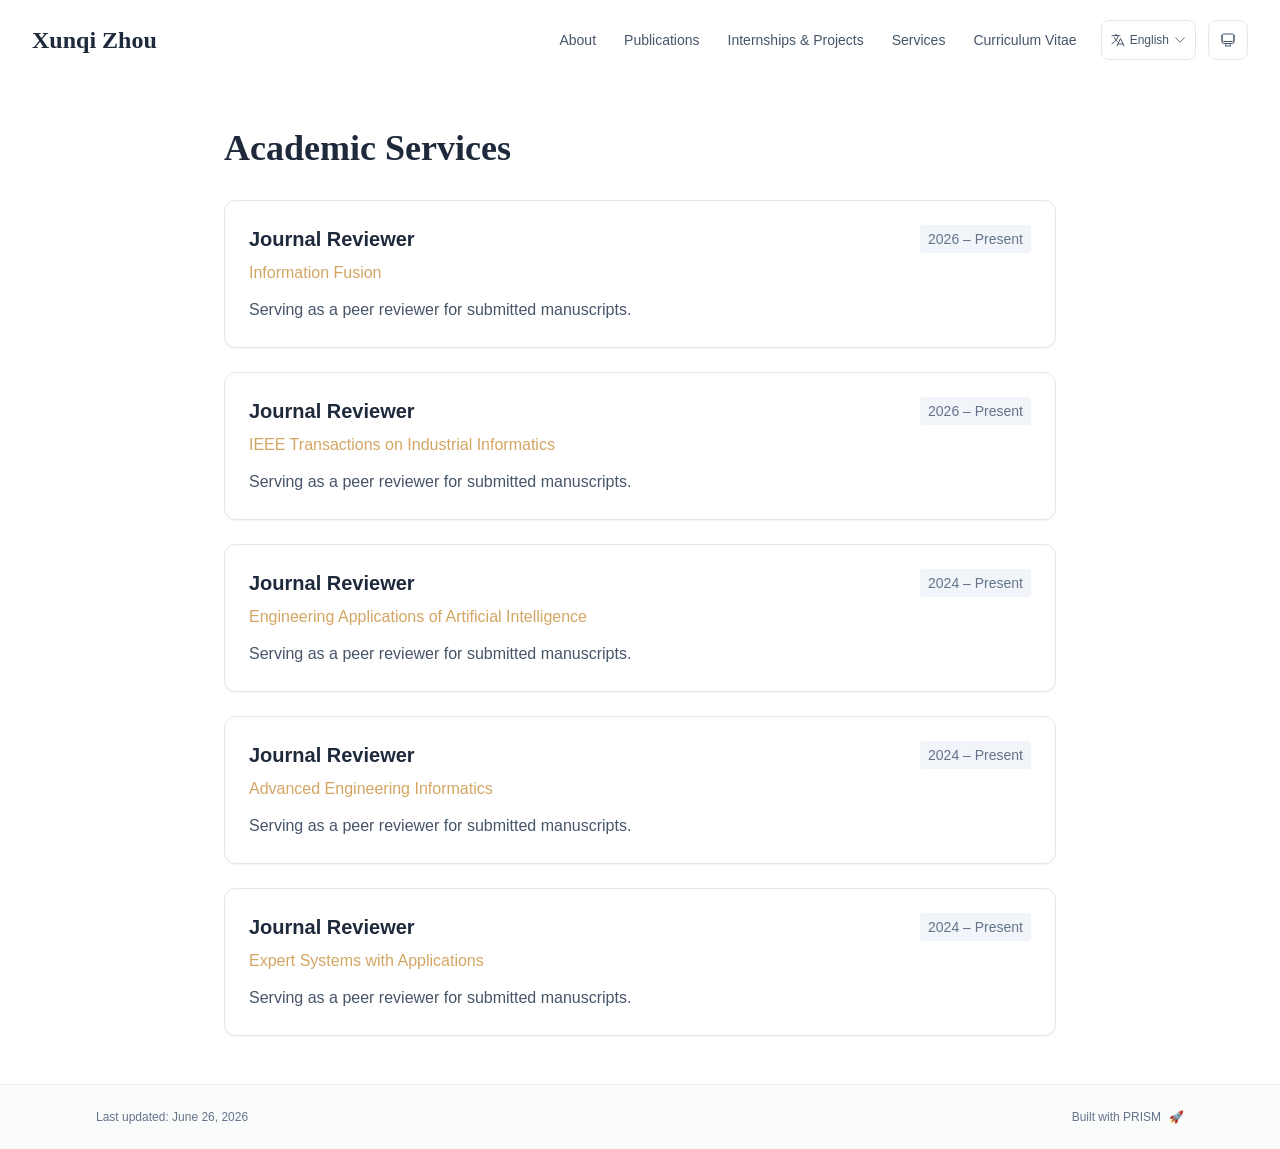
<file: out/services/index.html>
<!DOCTYPE html><html lang="en" class="scroll-smooth"><head><meta charSet="utf-8"/><meta name="viewport" content="width=device-width, initial-scale=1"/><link rel="stylesheet" href="/_next/static/css/ee203730db8da4dd.css" data-precedence="next"/><link rel="preload" as="script" fetchPriority="low" href="/_next/static/chunks/webpack-af78f5c2c11af041.js"/><script src="/_next/static/chunks/4bd1b696-70b6d399998de86a.js" async=""></script><script src="/_next/static/chunks/684-5aaa8290a129f299.js" async=""></script><script src="/_next/static/chunks/main-app-04f399b0247b218c.js" async=""></script><script src="/_next/static/chunks/461-a9a5d7b05a71d978.js" async=""></script><script src="/_next/static/chunks/874-6cc630662f3664af.js" async=""></script><script src="/_next/static/chunks/291-e39730cc9327e39b.js" async=""></script><script src="/_next/static/chunks/app/layout-044123db405c82a5.js" async=""></script><script src="/_next/static/chunks/314-e3b81037544f2c12.js" async=""></script><script src="/_next/static/chunks/748-6d208724f7090f54.js" async=""></script><script src="/_next/static/chunks/app/%5Bslug%5D/page-055cbaa810eacc4e.js" async=""></script><link rel="icon" href="/favicon.svg" type="image/svg+xml"/><link rel="dns-prefetch" href="https://jialeliu.com"/><link rel="preconnect" href="https://jialeliu.com" crossorigin=""/><link rel="preload" as="font" type="font/woff2" href="https://jialeliu.com/fonts/georgiab.woff2" crossorigin=""/><script>
              try {
                const theme = localStorage.getItem('theme-storage');
                const parsed = theme ? JSON.parse(theme) : null;
                const setting = parsed?.state?.theme || 'system';
                const prefersDark = typeof window !== 'undefined' && window.matchMedia && window.matchMedia('(prefers-color-scheme: dark)').matches;
                const effective = setting === 'dark' ? 'dark' : (setting === 'light' ? 'light' : (prefersDark ? 'dark' : 'light'));
                var root = document.documentElement;
                root.classList.add(effective);
                root.setAttribute('data-theme', effective);
              } catch (e) {
                var root = document.documentElement;
                root.classList.add('light');
                root.setAttribute('data-theme', 'light');
              }
            </script><script>
    try {
      const cfg = {"enabled":true,"locales":["zh","en"],"defaultLocale":"en","mode":"auto","fixedLocale":"en","persist":true,"switcher":true,"labels":{"zh":"中文","en":"English"}};
      const storageKey = 'locale-storage';
      const normalize = (value) => typeof value === 'string' ? value.trim().replace('_', '-').toLowerCase() : '';
      const matchLocale = (candidate) => {
        const normalized = normalize(candidate);
        if (!normalized) return null;
        if (cfg.locales.includes(normalized)) return normalized;
        const language = normalized.split('-')[0];
        if (cfg.locales.includes(language)) return language;
        return null;
      };

      let resolved = null;

      if (!cfg.enabled) {
        resolved = cfg.defaultLocale;
      } else if (cfg.persist) {
        resolved = matchLocale(localStorage.getItem(storageKey));
      }

      if (!resolved) {
        if (cfg.mode === 'fixed') {
          resolved = cfg.fixedLocale;
        } else {
          resolved = matchLocale(navigator.language);
        }
      }

      if (!resolved) {
        resolved = cfg.defaultLocale;
      }

      const root = document.documentElement;
      root.lang = resolved;
      root.setAttribute('data-locale', resolved);

      if (cfg.persist) {
        localStorage.setItem(storageKey, resolved);
      }
    } catch (e) {
      const root = document.documentElement;
      root.lang = 'en';
      root.setAttribute('data-locale', 'en');
    }
  </script><title>Academic Services | Xunqi Zhou</title><meta name="author" content="Xunqi Zhou"/><meta name="keywords" content="Xunqi Zhou,PhD,Research,North China Electric Power University"/><meta name="creator" content="Xunqi Zhou"/><meta name="publisher" content="Xunqi Zhou"/><meta property="og:title" content="Xunqi Zhou"/><meta property="og:description" content="PhD student at the North China Electric Power University."/><meta property="og:site_name" content="Xunqi Zhou&#x27;s Academic Website"/><meta property="og:locale" content="en_US"/><meta property="og:type" content="website"/><meta name="twitter:card" content="summary"/><meta name="twitter:title" content="Xunqi Zhou"/><meta name="twitter:description" content="PhD student at the North China Electric Power University."/><link rel="icon" href="/favicon.svg"/><script>document.querySelectorAll('body link[rel="icon"], body link[rel="apple-touch-icon"]').forEach(el => document.head.appendChild(el))</script><script src="/_next/static/chunks/polyfills-42372ed130431b0a.js" noModule=""></script></head><body class="font-sans antialiased"><div style="visibility:hidden"><nav class="fixed top-0 left-0 right-0 z-50" data-headlessui-state=""><div class="transition-all duration-300 ease-out bg-transparent" style="transform:translateY(-100px)"><div class="max-w-7xl mx-auto px-4 sm:px-6 lg:px-8"><div class="flex justify-between items-center h-16 lg:h-20"><div class="flex-shrink-0" tabindex="0"><a class="text-xl lg:text-2xl font-serif font-semibold text-primary hover:text-accent transition-colors duration-200" href="/">Xunqi Zhou</a></div><div class="hidden lg:block"><div class="ml-10 flex items-center space-x-3"><div class="relative flex items-baseline space-x-1"><a data-nav-href="/" class="relative px-3 py-2 text-sm font-medium rounded-lg transition-colors duration-150 text-neutral-600" href="/">About</a><a data-nav-href="/publications" class="relative px-3 py-2 text-sm font-medium rounded-lg transition-colors duration-150 text-neutral-600" href="/publications/">Publications</a><a data-nav-href="/teaching" class="relative px-3 py-2 text-sm font-medium rounded-lg transition-colors duration-150 text-neutral-600" href="/teaching/">Internships &amp; Projects</a><a data-nav-href="/services" class="relative px-3 py-2 text-sm font-medium rounded-lg transition-colors duration-150 text-primary" href="/services/">Services</a><a data-nav-href="/cv" class="relative px-3 py-2 text-sm font-medium rounded-lg transition-colors duration-150 text-neutral-600" href="/cv/">Curriculum Vitae</a></div><div class="flex items-center justify-center w-14 h-10 rounded-lg border border-neutral-200 dark:border-[rgba(148,163,184,0.24)] bg-background dark:bg-neutral-800"><div class="w-6 h-4 rounded bg-neutral-300 animate-pulse"></div></div><div class="flex items-center justify-center w-10 h-10 rounded-lg border border-neutral-200 dark:border-[rgba(148,163,184,0.24)] bg-background dark:bg-neutral-800"><div class="w-4 h-4 rounded-full bg-neutral-300 animate-pulse"></div></div></div></div><div class="lg:hidden flex items-center space-x-2"><div class="flex items-center justify-center w-14 h-10 rounded-lg border border-neutral-200 dark:border-[rgba(148,163,184,0.24)] bg-background dark:bg-neutral-800"><div class="w-6 h-4 rounded bg-neutral-300 animate-pulse"></div></div><div class="flex items-center justify-center w-10 h-10 rounded-lg border border-neutral-200 dark:border-[rgba(148,163,184,0.24)] bg-background dark:bg-neutral-800"><div class="w-4 h-4 rounded-full bg-neutral-300 animate-pulse"></div></div><button class="inline-flex items-center justify-center p-2 rounded-md text-neutral-600 hover:text-primary hover:bg-neutral-100 dark:hover:bg-neutral-800 focus:outline-none focus:ring-2 focus:ring-inset focus:ring-accent transition-colors duration-200" id="headlessui-disclosure-button-«R7pdb»" type="button" aria-expanded="false" data-headlessui-state=""><span class="sr-only">Open main menu</span><div><svg xmlns="http://www.w3.org/2000/svg" fill="none" viewBox="0 0 24 24" stroke-width="1.5" stroke="currentColor" aria-hidden="true" data-slot="icon" class="block h-6 w-6"><path stroke-linecap="round" stroke-linejoin="round" d="M3.75 6.75h16.5M3.75 12h16.5m-16.5 5.25h16.5"></path></svg></div></button></div></div></div></div></nav><main class="min-h-screen pt-16 lg:pt-20"><div class="max-w-4xl mx-auto px-4 sm:px-6 lg:px-8 py-12"><div style="opacity:0;transform:translateY(20px)"><div class="mb-8"><h1 class="text-4xl font-serif font-bold text-primary mb-4">Academic Services</h1></div><div class="space-y-12"><section id="all-items" class="scroll-mt-24"><div class="grid gap-6"><div class="bg-white dark:bg-neutral-900 p-6 rounded-xl shadow-sm border border-neutral-200 dark:border-neutral-800 hover:shadow-lg transition-all duration-200 hover:scale-[1.01]" style="opacity:0;transform:translateY(20px)"><div class="flex justify-between items-start mb-2 gap-4"><h3 class="text-xl font-semibold text-primary">Journal Reviewer</h3><span class="shrink-0 text-sm text-neutral-500 font-medium bg-neutral-100 dark:bg-neutral-800 px-2 py-1 rounded">2026 – Present</span></div><p class="text-base text-accent font-medium mb-3">Information Fusion</p><div class="text-base text-neutral-600 dark:text-neutral-500 leading-relaxed"><p class="mb-3 last:mb-0">Serving as a peer reviewer for submitted manuscripts.</p></div></div><div class="bg-white dark:bg-neutral-900 p-6 rounded-xl shadow-sm border border-neutral-200 dark:border-neutral-800 hover:shadow-lg transition-all duration-200 hover:scale-[1.01]" style="opacity:0;transform:translateY(20px)"><div class="flex justify-between items-start mb-2 gap-4"><h3 class="text-xl font-semibold text-primary">Journal Reviewer</h3><span class="shrink-0 text-sm text-neutral-500 font-medium bg-neutral-100 dark:bg-neutral-800 px-2 py-1 rounded">2026 – Present</span></div><p class="text-base text-accent font-medium mb-3">IEEE Transactions on Industrial Informatics</p><div class="text-base text-neutral-600 dark:text-neutral-500 leading-relaxed"><p class="mb-3 last:mb-0">Serving as a peer reviewer for submitted manuscripts.</p></div></div><div class="bg-white dark:bg-neutral-900 p-6 rounded-xl shadow-sm border border-neutral-200 dark:border-neutral-800 hover:shadow-lg transition-all duration-200 hover:scale-[1.01]" style="opacity:0;transform:translateY(20px)"><div class="flex justify-between items-start mb-2 gap-4"><h3 class="text-xl font-semibold text-primary">Journal Reviewer</h3><span class="shrink-0 text-sm text-neutral-500 font-medium bg-neutral-100 dark:bg-neutral-800 px-2 py-1 rounded">2024 – Present</span></div><p class="text-base text-accent font-medium mb-3">Engineering Applications of Artificial Intelligence</p><div class="text-base text-neutral-600 dark:text-neutral-500 leading-relaxed"><p class="mb-3 last:mb-0">Serving as a peer reviewer for submitted manuscripts.</p></div></div><div class="bg-white dark:bg-neutral-900 p-6 rounded-xl shadow-sm border border-neutral-200 dark:border-neutral-800 hover:shadow-lg transition-all duration-200 hover:scale-[1.01]" style="opacity:0;transform:translateY(20px)"><div class="flex justify-between items-start mb-2 gap-4"><h3 class="text-xl font-semibold text-primary">Journal Reviewer</h3><span class="shrink-0 text-sm text-neutral-500 font-medium bg-neutral-100 dark:bg-neutral-800 px-2 py-1 rounded">2024 – Present</span></div><p class="text-base text-accent font-medium mb-3">Advanced Engineering Informatics</p><div class="text-base text-neutral-600 dark:text-neutral-500 leading-relaxed"><p class="mb-3 last:mb-0">Serving as a peer reviewer for submitted manuscripts.</p></div></div><div class="bg-white dark:bg-neutral-900 p-6 rounded-xl shadow-sm border border-neutral-200 dark:border-neutral-800 hover:shadow-lg transition-all duration-200 hover:scale-[1.01]" style="opacity:0;transform:translateY(20px)"><div class="flex justify-between items-start mb-2 gap-4"><h3 class="text-xl font-semibold text-primary">Journal Reviewer</h3><span class="shrink-0 text-sm text-neutral-500 font-medium bg-neutral-100 dark:bg-neutral-800 px-2 py-1 rounded">2024 – Present</span></div><p class="text-base text-accent font-medium mb-3">Expert Systems with Applications</p><div class="text-base text-neutral-600 dark:text-neutral-500 leading-relaxed"><p class="mb-3 last:mb-0">Serving as a peer reviewer for submitted manuscripts.</p></div></div></div></section></div></div></div><!--$--><!--/$--><!--$--><!--/$--></main><footer class="border-t border-neutral-200/50 bg-neutral-50/50 dark:bg-neutral-900/50 dark:border-neutral-700/50"><div class="max-w-6xl mx-auto px-4 sm:px-6 lg:px-8 py-6"><div class="flex flex-col sm:flex-row justify-between items-center gap-2"><p class="text-xs text-neutral-500">Last updated<!-- -->: <!-- -->June 26, 2026</p><p class="text-xs text-neutral-500 flex items-center"><a href="https://github.com/xyjoey/PRISM" target="_blank" rel="noopener noreferrer">Built with PRISM</a><span class="ml-2">🚀</span></p></div></div></footer></div><script src="/_next/static/chunks/webpack-af78f5c2c11af041.js" async=""></script><script>(self.__next_f=self.__next_f||[]).push([0])</script><script>self.__next_f.push([1,"1:\"$Sreact.fragment\"\n3:I[3719,[\"461\",\"static/chunks/461-a9a5d7b05a71d978.js\",\"874\",\"static/chunks/874-6cc630662f3664af.js\",\"291\",\"static/chunks/291-e39730cc9327e39b.js\",\"177\",\"static/chunks/app/layout-044123db405c82a5.js\"],\"ThemeProvider\"]\n4:I[310,[\"461\",\"static/chunks/461-a9a5d7b05a71d978.js\",\"874\",\"static/chunks/874-6cc630662f3664af.js\",\"291\",\"static/chunks/291-e39730cc9327e39b.js\",\"177\",\"static/chunks/app/layout-044123db405c82a5.js\"],\"LocaleProvider\"]\n5:I[4574,[\"461\",\"static/chunks/461-a9a5d7b05a71d978.js\",\"874\",\"static/chunks/874-6cc630662f3664af.js\",\"291\",\"static/chunks/291-e39730cc9327e39b.js\",\"177\",\"static/chunks/app/layout-044123db405c82a5.js\"],\"default\"]\n6:I[7555,[],\"\"]\n7:I[1295,[],\"\"]\n8:I[2548,[\"461\",\"static/chunks/461-a9a5d7b05a71d978.js\",\"874\",\"static/chunks/874-6cc630662f3664af.js\",\"291\",\"static/chunks/291-e39730cc9327e39b.js\",\"177\",\"static/chunks/app/layout-044123db405c82a5.js\"],\"default\"]\na:I[9665,[],\"MetadataBoundary\"]\nc:I[9665,[],\"OutletBoundary\"]\nf:I[4911,[],\"AsyncMetadataOutlet\"]\n11:I[9665,[],\"ViewportBoundary\"]\n13:I[6614,[],\"\"]\n:HL[\"/_next/static/css/ee203730db8da4dd.css\",\"style\"]\n2:T5d7,\n    try {\n      const cfg = {\"enabled\":true,\"locales\":[\"zh\",\"en\"],\"defaultLocale\":\"en\",\"mode\":\"auto\",\"fixedLocale\":\"en\",\"persist\":true,\"switcher\":true,\"labels\":{\"zh\":\"中文\",\"en\":\"English\"}};\n      const storageKey = 'locale-storage';\n      const normalize = (value) =\u003e typeof value === 'string' ? value.trim().replace('_', '-').toLowerCase() : '';\n      const matchLocale = (candidate) =\u003e {\n        const normalized = normalize(candidate);\n        if (!normalized) return null;\n        if (cfg.locales.includes(normalized)) return normalized;\n        const language = normalized.split('-')[0];\n        if (cfg.locales.includes(language)) return language;\n        return null;\n      };\n\n      let resolved = null;\n\n      if (!cfg.enabled) {\n        resolved = cfg.defaultLocale;\n      } else if (cfg.persist) {\n        resolved = matchLocale(localStorage.getItem(storageKey));\n      }\n\n      if (!resolved) {\n        if ("])</script><script>self.__next_f.push([1,"cfg.mode === 'fixed') {\n          resolved = cfg.fixedLocale;\n        } else {\n          resolved = matchLocale(navigator.language);\n        }\n      }\n\n      if (!resolved) {\n        resolved = cfg.defaultLocale;\n      }\n\n      const root = document.documentElement;\n      root.lang = resolved;\n      root.setAttribute('data-locale', resolved);\n\n      if (cfg.persist) {\n        localStorage.setItem(storageKey, resolved);\n      }\n    } catch (e) {\n      const root = document.documentElement;\n      root.lang = 'en';\n      root.setAttribute('data-locale', 'en');\n    }\n  "])</script><script>self.__next_f.push([1,"0:{\"P\":null,\"b\":\"I9nXxJY6Rqzds3Pz9fbkR\",\"p\":\"\",\"c\":[\"\",\"services\",\"\"],\"i\":false,\"f\":[[[\"\",{\"children\":[[\"slug\",\"services\",\"d\"],{\"children\":[\"__PAGE__\",{}]}]},\"$undefined\",\"$undefined\",true],[\"\",[\"$\",\"$1\",\"c\",{\"children\":[[[\"$\",\"link\",\"0\",{\"rel\":\"stylesheet\",\"href\":\"/_next/static/css/ee203730db8da4dd.css\",\"precedence\":\"next\",\"crossOrigin\":\"$undefined\",\"nonce\":\"$undefined\"}]],[\"$\",\"html\",null,{\"lang\":\"en\",\"className\":\"scroll-smooth\",\"suppressHydrationWarning\":true,\"children\":[[\"$\",\"head\",null,{\"children\":[[\"$\",\"link\",null,{\"rel\":\"icon\",\"href\":\"/favicon.svg\",\"type\":\"image/svg+xml\"}],[\"$\",\"link\",null,{\"rel\":\"dns-prefetch\",\"href\":\"https://jialeliu.com\"}],[\"$\",\"link\",null,{\"rel\":\"preconnect\",\"href\":\"https://jialeliu.com\",\"crossOrigin\":\"\"}],[\"$\",\"link\",null,{\"rel\":\"preload\",\"as\":\"font\",\"type\":\"font/woff2\",\"href\":\"https://jialeliu.com/fonts/georgiab.woff2\",\"crossOrigin\":\"\"}],[\"$\",\"script\",null,{\"dangerouslySetInnerHTML\":{\"__html\":\"\\n              try {\\n                const theme = localStorage.getItem('theme-storage');\\n                const parsed = theme ? JSON.parse(theme) : null;\\n                const setting = parsed?.state?.theme || 'system';\\n                const prefersDark = typeof window !== 'undefined' \u0026\u0026 window.matchMedia \u0026\u0026 window.matchMedia('(prefers-color-scheme: dark)').matches;\\n                const effective = setting === 'dark' ? 'dark' : (setting === 'light' ? 'light' : (prefersDark ? 'dark' : 'light'));\\n                var root = document.documentElement;\\n                root.classList.add(effective);\\n                root.setAttribute('data-theme', effective);\\n              } catch (e) {\\n                var root = document.documentElement;\\n                root.classList.add('light');\\n                root.setAttribute('data-theme', 'light');\\n              }\\n            \"}}],[\"$\",\"script\",null,{\"dangerouslySetInnerHTML\":{\"__html\":\"$2\"}}]]}],[\"$\",\"body\",null,{\"className\":\"font-sans antialiased\",\"children\":[\"$\",\"$L3\",null,{\"children\":[\"$\",\"$L4\",null,{\"config\":{\"enabled\":true,\"locales\":[\"zh\",\"en\"],\"defaultLocale\":\"en\",\"mode\":\"auto\",\"fixedLocale\":\"en\",\"persist\":true,\"switcher\":true,\"labels\":{\"zh\":\"中文\",\"en\":\"English\"}},\"children\":[[\"$\",\"$L5\",null,{\"items\":[{\"title\":\"About\",\"type\":\"page\",\"target\":\"about\",\"href\":\"/\"},{\"title\":\"Publications\",\"type\":\"page\",\"target\":\"publications\",\"href\":\"/publications\"},{\"title\":\"Internships \u0026 Projects\",\"type\":\"page\",\"target\":\"teaching\",\"href\":\"/teaching\"},{\"title\":\"Services\",\"type\":\"page\",\"target\":\"services\",\"href\":\"/services\"},{\"title\":\"Curriculum Vitae\",\"type\":\"page\",\"target\":\"cv\",\"href\":\"/cv\"}],\"siteTitle\":\"Xunqi Zhou\",\"enableOnePageMode\":false,\"i18n\":\"$0:f:0:1:1:props:children:1:props:children:1:props:children:props:children:props:config\",\"itemsByLocale\":{\"zh\":[{\"title\":\"关于我\",\"type\":\"page\",\"target\":\"about\",\"href\":\"/\"},{\"title\":\"论文\",\"type\":\"page\",\"target\":\"publications\",\"href\":\"/publications\"},{\"title\":\"实习与项目\",\"type\":\"page\",\"target\":\"teaching\",\"href\":\"/teaching\"},{\"title\":\"服务\",\"type\":\"page\",\"target\":\"services\",\"href\":\"/services\"},{\"title\":\"简历\",\"type\":\"page\",\"target\":\"cv\",\"href\":\"/cv\"}],\"en\":[{\"title\":\"About\",\"type\":\"page\",\"target\":\"about\",\"href\":\"/\"},{\"title\":\"Publications\",\"type\":\"page\",\"target\":\"publications\",\"href\":\"/publications\"},{\"title\":\"Internships \u0026 Projects\",\"type\":\"page\",\"target\":\"teaching\",\"href\":\"/teaching\"},{\"title\":\"Services\",\"type\":\"page\",\"target\":\"services\",\"href\":\"/services\"},{\"title\":\"Curriculum Vitae\",\"type\":\"page\",\"target\":\"cv\",\"href\":\"/cv\"}]},\"siteTitleByLocale\":{\"zh\":\"周迅琪\",\"en\":\"Xunqi Zhou\"}}],[\"$\",\"main\",null,{\"className\":\"min-h-screen pt-16 lg:pt-20\",\"children\":[\"$\",\"$L6\",null,{\"parallelRouterKey\":\"children\",\"error\":\"$undefined\",\"errorStyles\":\"$undefined\",\"errorScripts\":\"$undefined\",\"template\":[\"$\",\"$L7\",null,{}],\"templateStyles\":\"$undefined\",\"templateScripts\":\"$undefined\",\"notFound\":[[[\"$\",\"title\",null,{\"children\":\"404: This page could not be found.\"}],[\"$\",\"div\",null,{\"style\":{\"fontFamily\":\"system-ui,\\\"Segoe UI\\\",Roboto,Helvetica,Arial,sans-serif,\\\"Apple Color Emoji\\\",\\\"Segoe UI Emoji\\\"\",\"height\":\"100vh\",\"textAlign\":\"center\",\"display\":\"flex\",\"flexDirection\":\"column\",\"alignItems\":\"center\",\"justifyContent\":\"center\"},\"children\":[\"$\",\"div\",null,{\"children\":[[\"$\",\"style\",null,{\"dangerouslySetInnerHTML\":{\"__html\":\"body{color:#000;background:#fff;margin:0}.next-error-h1{border-right:1px solid rgba(0,0,0,.3)}@media (prefers-color-scheme:dark){body{color:#fff;background:#000}.next-error-h1{border-right:1px solid rgba(255,255,255,.3)}}\"}}],[\"$\",\"h1\",null,{\"className\":\"next-error-h1\",\"style\":{\"display\":\"inline-block\",\"margin\":\"0 20px 0 0\",\"padding\":\"0 23px 0 0\",\"fontSize\":24,\"fontWeight\":500,\"verticalAlign\":\"top\",\"lineHeight\":\"49px\"},\"children\":404}],[\"$\",\"div\",null,{\"style\":{\"display\":\"inline-block\"},\"children\":[\"$\",\"h2\",null,{\"style\":{\"fontSize\":14,\"fontWeight\":400,\"lineHeight\":\"49px\",\"margin\":0},\"children\":\"This page could not be found.\"}]}]]}]}]],[]],\"forbidden\":\"$undefined\",\"unauthorized\":\"$undefined\"}]}],[\"$\",\"$L8\",null,{\"lastUpdated\":\"June 26, 2026\",\"lastUpdatedByLocale\":{\"zh\":\"2026年06月18日\",\"en\":\"June 26, 2026\"},\"defaultLocale\":\"en\"}]]}]}]}]]}]]}],{\"children\":[[\"slug\",\"services\",\"d\"],[\"$\",\"$1\",\"c\",{\"children\":[null,[\"$\",\"$L6\",null,{\"parallelRouterKey\":\"children\",\"error\":\"$undefined\",\"errorStyles\":\"$undefined\",\"errorScripts\":\"$undefined\",\"template\":[\"$\",\"$L7\",null,{}],\"templateStyles\":\"$undefined\",\"templateScripts\":\"$undefined\",\"notFound\":\"$undefined\",\"forbidden\":\"$undefined\",\"unauthorized\":\"$undefined\"}]]}],{\"children\":[\"__PAGE__\",[\"$\",\"$1\",\"c\",{\"children\":[\"$L9\",[\"$\",\"$La\",null,{\"children\":\"$Lb\"}],null,[\"$\",\"$Lc\",null,{\"children\":[\"$Ld\",\"$Le\",[\"$\",\"$Lf\",null,{\"promise\":\"$@10\"}]]}]]}],{},null,false]},null,false]},null,false],[\"$\",\"$1\",\"h\",{\"children\":[null,[\"$\",\"$1\",\"tzWqgr7tcq8q9t--v1IZf\",{\"children\":[[\"$\",\"$L11\",null,{\"children\":\"$L12\"}],null]}],null]}],false]],\"m\":\"$undefined\",\"G\":[\"$13\",\"$undefined\"],\"s\":false,\"S\":true}\n"])</script><script>self.__next_f.push([1,"14:\"$Sreact.suspense\"\n15:I[4911,[],\"AsyncMetadata\"]\n17:I[2382,[\"461\",\"static/chunks/461-a9a5d7b05a71d978.js\",\"314\",\"static/chunks/314-e3b81037544f2c12.js\",\"748\",\"static/chunks/748-6d208724f7090f54.js\",\"182\",\"static/chunks/app/%5Bslug%5D/page-055cbaa810eacc4e.js\"],\"default\"]\nb:[\"$\",\"$14\",null,{\"fallback\":null,\"children\":[\"$\",\"$L15\",null,{\"promise\":\"$@16\"}]}]\n9:[\"$\",\"$L17\",null,{\"dataByLocale\":{\"zh\":{\"type\":\"card\",\"config\":{\"type\":\"card\",\"title\":\"学术服务\",\"items\":[{\"title\":\"审稿人\",\"subtitle\":\"Information Fusion\",\"date\":\"2026-至今\",\"content\":\"参与审阅论文。\"},{\"title\":\"审稿人\",\"subtitle\":\"IEEE Transactions on Industrial Informatics\",\"date\":\"2026-至今\",\"content\":\"参与审阅论文。\"},{\"title\":\"审稿人\",\"subtitle\":\"Engineering Applications of Artificial Intelligence\",\"date\":\"2024-至今\",\"content\":\"参与审阅论文。\"},{\"title\":\"审稿人\",\"subtitle\":\"Advanced Engineering Informatics\",\"date\":\"2024-至今\",\"content\":\"参与审阅论文。\"},{\"title\":\"审稿人\",\"subtitle\":\"Expert Systems with Applications\",\"date\":\"2024-至今\",\"content\":\"参与审阅论文。\"}]}},\"en\":{\"type\":\"card\",\"config\":{\"type\":\"card\",\"title\":\"Academic Services\",\"items\":[{\"title\":\"Journal Reviewer\",\"subtitle\":\"Information Fusion\",\"date\":\"2026 – Present\",\"content\":\"Serving as a peer reviewer for submitted manuscripts.\"},{\"title\":\"Journal Reviewer\",\"subtitle\":\"IEEE Transactions on Industrial Informatics\",\"date\":\"2026 – Present\",\"content\":\"Serving as a peer reviewer for submitted manuscripts.\"},{\"title\":\"Journal Reviewer\",\"subtitle\":\"Engineering Applications of Artificial Intelligence\",\"date\":\"2024 – Present\",\"content\":\"Serving as a peer reviewer for submitted manuscripts.\"},{\"title\":\"Journal Reviewer\",\"subtitle\":\"Advanced Engineering Informatics\",\"date\":\"2024 – Present\",\"content\":\"Serving as a peer reviewer for submitted manuscripts.\"},{\"title\":\"Journal Reviewer\",\"subtitle\":\"Expert Systems with Applications\",\"date\":\"2024 – Present\",\"content\":\"Serving as a peer reviewer for submitted manuscripts.\"}]}}},\"defau"])</script><script>self.__next_f.push([1,"ltLocale\":\"en\"}]\n"])</script><script>self.__next_f.push([1,"e:null\n"])</script><script>self.__next_f.push([1,"12:[[\"$\",\"meta\",\"0\",{\"charSet\":\"utf-8\"}],[\"$\",\"meta\",\"1\",{\"name\":\"viewport\",\"content\":\"width=device-width, initial-scale=1\"}]]\nd:null\n"])</script><script>self.__next_f.push([1,"16:{\"metadata\":[[\"$\",\"title\",\"0\",{\"children\":\"Academic Services | Xunqi Zhou\"}],[\"$\",\"meta\",\"1\",{\"name\":\"author\",\"content\":\"Xunqi Zhou\"}],[\"$\",\"meta\",\"2\",{\"name\":\"keywords\",\"content\":\"Xunqi Zhou,PhD,Research,North China Electric Power University\"}],[\"$\",\"meta\",\"3\",{\"name\":\"creator\",\"content\":\"Xunqi Zhou\"}],[\"$\",\"meta\",\"4\",{\"name\":\"publisher\",\"content\":\"Xunqi Zhou\"}],[\"$\",\"meta\",\"5\",{\"property\":\"og:title\",\"content\":\"Xunqi Zhou\"}],[\"$\",\"meta\",\"6\",{\"property\":\"og:description\",\"content\":\"PhD student at the North China Electric Power University.\"}],[\"$\",\"meta\",\"7\",{\"property\":\"og:site_name\",\"content\":\"Xunqi Zhou's Academic Website\"}],[\"$\",\"meta\",\"8\",{\"property\":\"og:locale\",\"content\":\"en_US\"}],[\"$\",\"meta\",\"9\",{\"property\":\"og:type\",\"content\":\"website\"}],[\"$\",\"meta\",\"10\",{\"name\":\"twitter:card\",\"content\":\"summary\"}],[\"$\",\"meta\",\"11\",{\"name\":\"twitter:title\",\"content\":\"Xunqi Zhou\"}],[\"$\",\"meta\",\"12\",{\"name\":\"twitter:description\",\"content\":\"PhD student at the North China Electric Power University.\"}],[\"$\",\"link\",\"13\",{\"rel\":\"icon\",\"href\":\"/favicon.svg\"}]],\"error\":null,\"digest\":\"$undefined\"}\n10:{\"metadata\":\"$16:metadata\",\"error\":null,\"digest\":\"$undefined\"}\n"])</script></body></html>
</file>
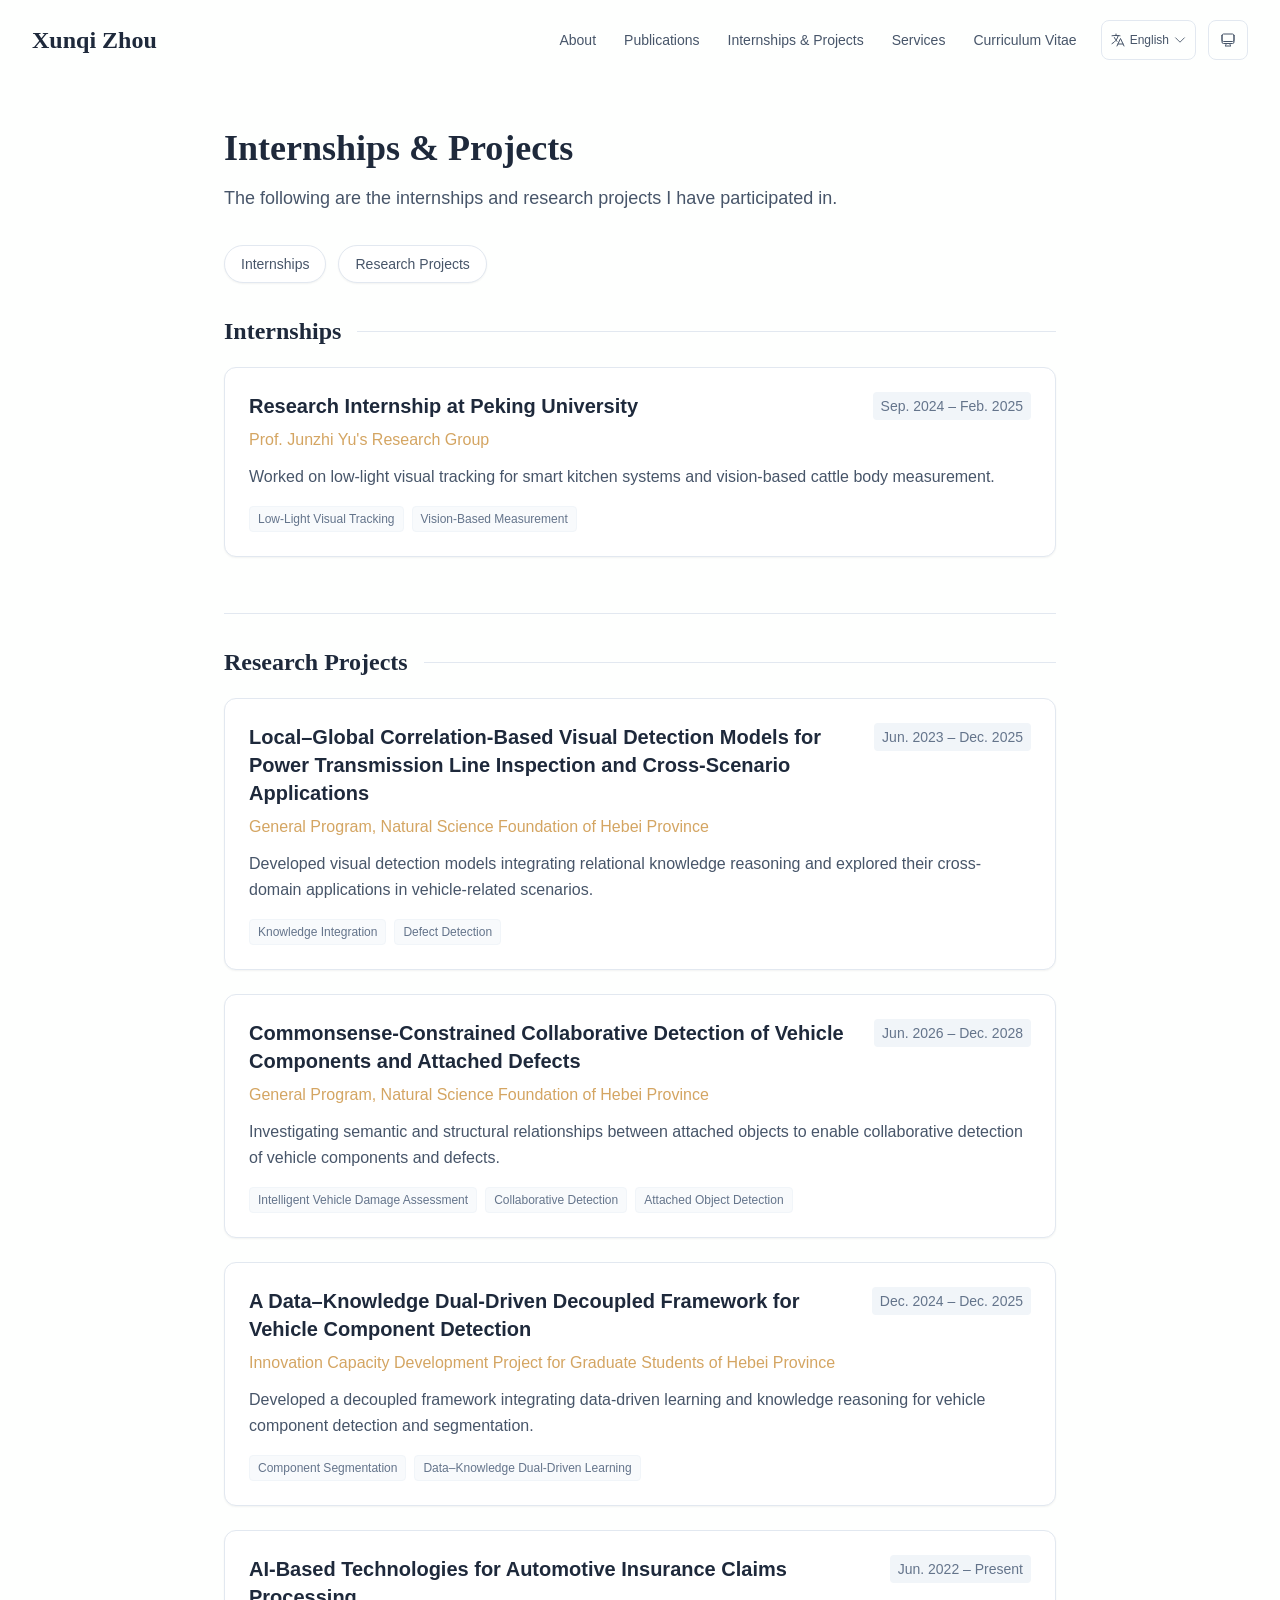
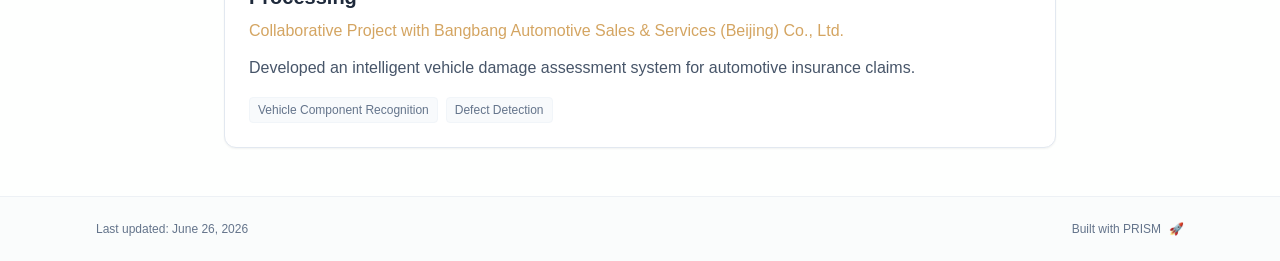
<file: out/teaching/index.html>
<!DOCTYPE html><html lang="en" class="scroll-smooth"><head><meta charSet="utf-8"/><meta name="viewport" content="width=device-width, initial-scale=1"/><link rel="stylesheet" href="/_next/static/css/ee203730db8da4dd.css" data-precedence="next"/><link rel="preload" as="script" fetchPriority="low" href="/_next/static/chunks/webpack-af78f5c2c11af041.js"/><script src="/_next/static/chunks/4bd1b696-70b6d399998de86a.js" async=""></script><script src="/_next/static/chunks/684-5aaa8290a129f299.js" async=""></script><script src="/_next/static/chunks/main-app-04f399b0247b218c.js" async=""></script><script src="/_next/static/chunks/461-a9a5d7b05a71d978.js" async=""></script><script src="/_next/static/chunks/874-6cc630662f3664af.js" async=""></script><script src="/_next/static/chunks/291-e39730cc9327e39b.js" async=""></script><script src="/_next/static/chunks/app/layout-044123db405c82a5.js" async=""></script><script src="/_next/static/chunks/314-e3b81037544f2c12.js" async=""></script><script src="/_next/static/chunks/748-6d208724f7090f54.js" async=""></script><script src="/_next/static/chunks/app/%5Bslug%5D/page-055cbaa810eacc4e.js" async=""></script><link rel="icon" href="/favicon.svg" type="image/svg+xml"/><link rel="dns-prefetch" href="https://jialeliu.com"/><link rel="preconnect" href="https://jialeliu.com" crossorigin=""/><link rel="preload" as="font" type="font/woff2" href="https://jialeliu.com/fonts/georgiab.woff2" crossorigin=""/><script>
              try {
                const theme = localStorage.getItem('theme-storage');
                const parsed = theme ? JSON.parse(theme) : null;
                const setting = parsed?.state?.theme || 'system';
                const prefersDark = typeof window !== 'undefined' && window.matchMedia && window.matchMedia('(prefers-color-scheme: dark)').matches;
                const effective = setting === 'dark' ? 'dark' : (setting === 'light' ? 'light' : (prefersDark ? 'dark' : 'light'));
                var root = document.documentElement;
                root.classList.add(effective);
                root.setAttribute('data-theme', effective);
              } catch (e) {
                var root = document.documentElement;
                root.classList.add('light');
                root.setAttribute('data-theme', 'light');
              }
            </script><script>
    try {
      const cfg = {"enabled":true,"locales":["zh","en"],"defaultLocale":"en","mode":"auto","fixedLocale":"en","persist":true,"switcher":true,"labels":{"zh":"中文","en":"English"}};
      const storageKey = 'locale-storage';
      const normalize = (value) => typeof value === 'string' ? value.trim().replace('_', '-').toLowerCase() : '';
      const matchLocale = (candidate) => {
        const normalized = normalize(candidate);
        if (!normalized) return null;
        if (cfg.locales.includes(normalized)) return normalized;
        const language = normalized.split('-')[0];
        if (cfg.locales.includes(language)) return language;
        return null;
      };

      let resolved = null;

      if (!cfg.enabled) {
        resolved = cfg.defaultLocale;
      } else if (cfg.persist) {
        resolved = matchLocale(localStorage.getItem(storageKey));
      }

      if (!resolved) {
        if (cfg.mode === 'fixed') {
          resolved = cfg.fixedLocale;
        } else {
          resolved = matchLocale(navigator.language);
        }
      }

      if (!resolved) {
        resolved = cfg.defaultLocale;
      }

      const root = document.documentElement;
      root.lang = resolved;
      root.setAttribute('data-locale', resolved);

      if (cfg.persist) {
        localStorage.setItem(storageKey, resolved);
      }
    } catch (e) {
      const root = document.documentElement;
      root.lang = 'en';
      root.setAttribute('data-locale', 'en');
    }
  </script><title>Internships &amp; Projects | Xunqi Zhou</title><meta name="description" content="The following are the internships and research projects I have participated in."/><meta name="author" content="Xunqi Zhou"/><meta name="keywords" content="Xunqi Zhou,PhD,Research,North China Electric Power University"/><meta name="creator" content="Xunqi Zhou"/><meta name="publisher" content="Xunqi Zhou"/><meta property="og:title" content="Xunqi Zhou"/><meta property="og:description" content="PhD student at the North China Electric Power University."/><meta property="og:site_name" content="Xunqi Zhou&#x27;s Academic Website"/><meta property="og:locale" content="en_US"/><meta property="og:type" content="website"/><meta name="twitter:card" content="summary"/><meta name="twitter:title" content="Xunqi Zhou"/><meta name="twitter:description" content="PhD student at the North China Electric Power University."/><link rel="icon" href="/favicon.svg"/><script>document.querySelectorAll('body link[rel="icon"], body link[rel="apple-touch-icon"]').forEach(el => document.head.appendChild(el))</script><script src="/_next/static/chunks/polyfills-42372ed130431b0a.js" noModule=""></script></head><body class="font-sans antialiased"><div style="visibility:hidden"><nav class="fixed top-0 left-0 right-0 z-50" data-headlessui-state=""><div class="transition-all duration-300 ease-out bg-transparent" style="transform:translateY(-100px)"><div class="max-w-7xl mx-auto px-4 sm:px-6 lg:px-8"><div class="flex justify-between items-center h-16 lg:h-20"><div class="flex-shrink-0" tabindex="0"><a class="text-xl lg:text-2xl font-serif font-semibold text-primary hover:text-accent transition-colors duration-200" href="/">Xunqi Zhou</a></div><div class="hidden lg:block"><div class="ml-10 flex items-center space-x-3"><div class="relative flex items-baseline space-x-1"><a data-nav-href="/" class="relative px-3 py-2 text-sm font-medium rounded-lg transition-colors duration-150 text-neutral-600" href="/">About</a><a data-nav-href="/publications" class="relative px-3 py-2 text-sm font-medium rounded-lg transition-colors duration-150 text-neutral-600" href="/publications/">Publications</a><a data-nav-href="/teaching" class="relative px-3 py-2 text-sm font-medium rounded-lg transition-colors duration-150 text-primary" href="/teaching/">Internships &amp; Projects</a><a data-nav-href="/services" class="relative px-3 py-2 text-sm font-medium rounded-lg transition-colors duration-150 text-neutral-600" href="/services/">Services</a><a data-nav-href="/cv" class="relative px-3 py-2 text-sm font-medium rounded-lg transition-colors duration-150 text-neutral-600" href="/cv/">Curriculum Vitae</a></div><div class="flex items-center justify-center w-14 h-10 rounded-lg border border-neutral-200 dark:border-[rgba(148,163,184,0.24)] bg-background dark:bg-neutral-800"><div class="w-6 h-4 rounded bg-neutral-300 animate-pulse"></div></div><div class="flex items-center justify-center w-10 h-10 rounded-lg border border-neutral-200 dark:border-[rgba(148,163,184,0.24)] bg-background dark:bg-neutral-800"><div class="w-4 h-4 rounded-full bg-neutral-300 animate-pulse"></div></div></div></div><div class="lg:hidden flex items-center space-x-2"><div class="flex items-center justify-center w-14 h-10 rounded-lg border border-neutral-200 dark:border-[rgba(148,163,184,0.24)] bg-background dark:bg-neutral-800"><div class="w-6 h-4 rounded bg-neutral-300 animate-pulse"></div></div><div class="flex items-center justify-center w-10 h-10 rounded-lg border border-neutral-200 dark:border-[rgba(148,163,184,0.24)] bg-background dark:bg-neutral-800"><div class="w-4 h-4 rounded-full bg-neutral-300 animate-pulse"></div></div><button class="inline-flex items-center justify-center p-2 rounded-md text-neutral-600 hover:text-primary hover:bg-neutral-100 dark:hover:bg-neutral-800 focus:outline-none focus:ring-2 focus:ring-inset focus:ring-accent transition-colors duration-200" id="headlessui-disclosure-button-«R7pdb»" type="button" aria-expanded="false" data-headlessui-state=""><span class="sr-only">Open main menu</span><div><svg xmlns="http://www.w3.org/2000/svg" fill="none" viewBox="0 0 24 24" stroke-width="1.5" stroke="currentColor" aria-hidden="true" data-slot="icon" class="block h-6 w-6"><path stroke-linecap="round" stroke-linejoin="round" d="M3.75 6.75h16.5M3.75 12h16.5m-16.5 5.25h16.5"></path></svg></div></button></div></div></div></div></nav><main class="min-h-screen pt-16 lg:pt-20"><div class="max-w-4xl mx-auto px-4 sm:px-6 lg:px-8 py-12"><div style="opacity:0;transform:translateY(20px)"><div class="mb-8"><h1 class="text-4xl font-serif font-bold text-primary mb-4">Internships &amp; Projects</h1><div class="text-lg text-neutral-600 dark:text-neutral-500 max-w-2xl leading-relaxed"><p class="mb-3 last:mb-0">The following are the internships and research projects I have participated in.</p></div></div><nav class="mb-8 flex flex-wrap gap-3" aria-label="Section navigation"><a href="#internships" class="rounded-full border border-neutral-200 bg-white px-4 py-2 text-sm font-medium text-neutral-600 shadow-sm transition-all duration-200 hover:border-accent hover:bg-accent hover:text-white dark:border-neutral-800 dark:bg-neutral-900 dark:text-neutral-300">Internships</a><a href="#research-projects" class="rounded-full border border-neutral-200 bg-white px-4 py-2 text-sm font-medium text-neutral-600 shadow-sm transition-all duration-200 hover:border-accent hover:bg-accent hover:text-white dark:border-neutral-800 dark:bg-neutral-900 dark:text-neutral-300">Research Projects</a></nav><div class="space-y-12"><section id="internships" class="scroll-mt-24"><div class="mb-5"><div class="flex items-center gap-4"><h2 class="text-2xl font-serif font-bold text-primary whitespace-nowrap">Internships</h2><div class="h-px flex-1 bg-neutral-200 dark:bg-neutral-800"></div></div></div><div class="grid gap-6"><div class="bg-white dark:bg-neutral-900 p-6 rounded-xl shadow-sm border border-neutral-200 dark:border-neutral-800 hover:shadow-lg transition-all duration-200 hover:scale-[1.01]" style="opacity:0;transform:translateY(20px)"><div class="flex justify-between items-start mb-2 gap-4"><h3 class="text-xl font-semibold text-primary">Research Internship at Peking University</h3><span class="shrink-0 text-sm text-neutral-500 font-medium bg-neutral-100 dark:bg-neutral-800 px-2 py-1 rounded">Sep. 2024 – Feb. 2025</span></div><p class="text-base text-accent font-medium mb-3">Prof. Junzhi Yu&#x27;s Research Group</p><div class="text-base text-neutral-600 dark:text-neutral-500 leading-relaxed"><p class="mb-3 last:mb-0">Worked on low-light visual tracking for smart kitchen systems and vision-based cattle body measurement.</p></div><div class="flex flex-wrap gap-2 mt-4"><span class="text-xs text-neutral-500 bg-neutral-50 dark:bg-neutral-800/50 px-2 py-1 rounded border border-neutral-100 dark:border-neutral-800">Low-Light Visual Tracking</span><span class="text-xs text-neutral-500 bg-neutral-50 dark:bg-neutral-800/50 px-2 py-1 rounded border border-neutral-100 dark:border-neutral-800">Vision-Based Measurement</span></div></div></div></section><section id="research-projects" class="scroll-mt-24"><div class="mb-5 pt-2"><div class="mb-8 border-t border-neutral-200 dark:border-neutral-800"></div><div class="flex items-center gap-4"><h2 class="text-2xl font-serif font-bold text-primary whitespace-nowrap">Research Projects</h2><div class="h-px flex-1 bg-neutral-200 dark:bg-neutral-800"></div></div></div><div class="grid gap-6"><div class="bg-white dark:bg-neutral-900 p-6 rounded-xl shadow-sm border border-neutral-200 dark:border-neutral-800 hover:shadow-lg transition-all duration-200 hover:scale-[1.01]" style="opacity:0;transform:translateY(20px)"><div class="flex justify-between items-start mb-2 gap-4"><h3 class="text-xl font-semibold text-primary">Local–Global Correlation-Based Visual Detection Models for Power Transmission Line Inspection and Cross-Scenario Applications</h3><span class="shrink-0 text-sm text-neutral-500 font-medium bg-neutral-100 dark:bg-neutral-800 px-2 py-1 rounded">Jun. 2023 – Dec. 2025</span></div><p class="text-base text-accent font-medium mb-3">General Program, Natural Science Foundation of Hebei Province</p><div class="text-base text-neutral-600 dark:text-neutral-500 leading-relaxed"><p class="mb-3 last:mb-0">Developed visual detection models integrating relational knowledge reasoning and explored their cross-domain applications in vehicle-related scenarios.</p></div><div class="flex flex-wrap gap-2 mt-4"><span class="text-xs text-neutral-500 bg-neutral-50 dark:bg-neutral-800/50 px-2 py-1 rounded border border-neutral-100 dark:border-neutral-800">Knowledge Integration</span><span class="text-xs text-neutral-500 bg-neutral-50 dark:bg-neutral-800/50 px-2 py-1 rounded border border-neutral-100 dark:border-neutral-800">Defect Detection</span></div></div><div class="bg-white dark:bg-neutral-900 p-6 rounded-xl shadow-sm border border-neutral-200 dark:border-neutral-800 hover:shadow-lg transition-all duration-200 hover:scale-[1.01]" style="opacity:0;transform:translateY(20px)"><div class="flex justify-between items-start mb-2 gap-4"><h3 class="text-xl font-semibold text-primary">Commonsense-Constrained Collaborative Detection of Vehicle Components and Attached Defects</h3><span class="shrink-0 text-sm text-neutral-500 font-medium bg-neutral-100 dark:bg-neutral-800 px-2 py-1 rounded">Jun. 2026 – Dec. 2028</span></div><p class="text-base text-accent font-medium mb-3">General Program, Natural Science Foundation of Hebei Province</p><div class="text-base text-neutral-600 dark:text-neutral-500 leading-relaxed"><p class="mb-3 last:mb-0">Investigating semantic and structural relationships between attached objects to enable collaborative detection of vehicle components and defects.</p></div><div class="flex flex-wrap gap-2 mt-4"><span class="text-xs text-neutral-500 bg-neutral-50 dark:bg-neutral-800/50 px-2 py-1 rounded border border-neutral-100 dark:border-neutral-800">Intelligent Vehicle Damage Assessment</span><span class="text-xs text-neutral-500 bg-neutral-50 dark:bg-neutral-800/50 px-2 py-1 rounded border border-neutral-100 dark:border-neutral-800">Collaborative Detection</span><span class="text-xs text-neutral-500 bg-neutral-50 dark:bg-neutral-800/50 px-2 py-1 rounded border border-neutral-100 dark:border-neutral-800">Attached Object Detection</span></div></div><div class="bg-white dark:bg-neutral-900 p-6 rounded-xl shadow-sm border border-neutral-200 dark:border-neutral-800 hover:shadow-lg transition-all duration-200 hover:scale-[1.01]" style="opacity:0;transform:translateY(20px)"><div class="flex justify-between items-start mb-2 gap-4"><h3 class="text-xl font-semibold text-primary">A Data–Knowledge Dual-Driven Decoupled Framework for Vehicle Component Detection</h3><span class="shrink-0 text-sm text-neutral-500 font-medium bg-neutral-100 dark:bg-neutral-800 px-2 py-1 rounded">Dec. 2024 – Dec. 2025</span></div><p class="text-base text-accent font-medium mb-3">Innovation Capacity Development Project for Graduate Students of Hebei Province</p><div class="text-base text-neutral-600 dark:text-neutral-500 leading-relaxed"><p class="mb-3 last:mb-0">Developed a decoupled framework integrating data-driven learning and knowledge reasoning for vehicle component detection and segmentation.</p></div><div class="flex flex-wrap gap-2 mt-4"><span class="text-xs text-neutral-500 bg-neutral-50 dark:bg-neutral-800/50 px-2 py-1 rounded border border-neutral-100 dark:border-neutral-800">Component Segmentation</span><span class="text-xs text-neutral-500 bg-neutral-50 dark:bg-neutral-800/50 px-2 py-1 rounded border border-neutral-100 dark:border-neutral-800">Data–Knowledge Dual-Driven Learning</span></div></div><div class="bg-white dark:bg-neutral-900 p-6 rounded-xl shadow-sm border border-neutral-200 dark:border-neutral-800 hover:shadow-lg transition-all duration-200 hover:scale-[1.01]" style="opacity:0;transform:translateY(20px)"><div class="flex justify-between items-start mb-2 gap-4"><h3 class="text-xl font-semibold text-primary">AI-Based Technologies for Automotive Insurance Claims Processing</h3><span class="shrink-0 text-sm text-neutral-500 font-medium bg-neutral-100 dark:bg-neutral-800 px-2 py-1 rounded">Jun. 2022 – Present</span></div><p class="text-base text-accent font-medium mb-3">Collaborative Project with Bangbang Automotive Sales &amp; Services (Beijing) Co., Ltd.</p><div class="text-base text-neutral-600 dark:text-neutral-500 leading-relaxed"><p class="mb-3 last:mb-0">Developed an intelligent vehicle damage assessment system for automotive insurance claims.</p></div><div class="flex flex-wrap gap-2 mt-4"><span class="text-xs text-neutral-500 bg-neutral-50 dark:bg-neutral-800/50 px-2 py-1 rounded border border-neutral-100 dark:border-neutral-800">Vehicle Component Recognition</span><span class="text-xs text-neutral-500 bg-neutral-50 dark:bg-neutral-800/50 px-2 py-1 rounded border border-neutral-100 dark:border-neutral-800">Defect Detection</span></div></div></div></section></div></div></div><!--$--><!--/$--><!--$--><!--/$--></main><footer class="border-t border-neutral-200/50 bg-neutral-50/50 dark:bg-neutral-900/50 dark:border-neutral-700/50"><div class="max-w-6xl mx-auto px-4 sm:px-6 lg:px-8 py-6"><div class="flex flex-col sm:flex-row justify-between items-center gap-2"><p class="text-xs text-neutral-500">Last updated<!-- -->: <!-- -->June 26, 2026</p><p class="text-xs text-neutral-500 flex items-center"><a href="https://github.com/xyjoey/PRISM" target="_blank" rel="noopener noreferrer">Built with PRISM</a><span class="ml-2">🚀</span></p></div></div></footer></div><script src="/_next/static/chunks/webpack-af78f5c2c11af041.js" async=""></script><script>(self.__next_f=self.__next_f||[]).push([0])</script><script>self.__next_f.push([1,"1:\"$Sreact.fragment\"\n3:I[3719,[\"461\",\"static/chunks/461-a9a5d7b05a71d978.js\",\"874\",\"static/chunks/874-6cc630662f3664af.js\",\"291\",\"static/chunks/291-e39730cc9327e39b.js\",\"177\",\"static/chunks/app/layout-044123db405c82a5.js\"],\"ThemeProvider\"]\n4:I[310,[\"461\",\"static/chunks/461-a9a5d7b05a71d978.js\",\"874\",\"static/chunks/874-6cc630662f3664af.js\",\"291\",\"static/chunks/291-e39730cc9327e39b.js\",\"177\",\"static/chunks/app/layout-044123db405c82a5.js\"],\"LocaleProvider\"]\n5:I[4574,[\"461\",\"static/chunks/461-a9a5d7b05a71d978.js\",\"874\",\"static/chunks/874-6cc630662f3664af.js\",\"291\",\"static/chunks/291-e39730cc9327e39b.js\",\"177\",\"static/chunks/app/layout-044123db405c82a5.js\"],\"default\"]\n6:I[7555,[],\"\"]\n7:I[1295,[],\"\"]\n8:I[2548,[\"461\",\"static/chunks/461-a9a5d7b05a71d978.js\",\"874\",\"static/chunks/874-6cc630662f3664af.js\",\"291\",\"static/chunks/291-e39730cc9327e39b.js\",\"177\",\"static/chunks/app/layout-044123db405c82a5.js\"],\"default\"]\na:I[9665,[],\"MetadataBoundary\"]\nc:I[9665,[],\"OutletBoundary\"]\nf:I[4911,[],\"AsyncMetadataOutlet\"]\n11:I[9665,[],\"ViewportBoundary\"]\n13:I[6614,[],\"\"]\n:HL[\"/_next/static/css/ee203730db8da4dd.css\",\"style\"]\n2:T5d7,\n    try {\n      const cfg = {\"enabled\":true,\"locales\":[\"zh\",\"en\"],\"defaultLocale\":\"en\",\"mode\":\"auto\",\"fixedLocale\":\"en\",\"persist\":true,\"switcher\":true,\"labels\":{\"zh\":\"中文\",\"en\":\"English\"}};\n      const storageKey = 'locale-storage';\n      const normalize = (value) =\u003e typeof value === 'string' ? value.trim().replace('_', '-').toLowerCase() : '';\n      const matchLocale = (candidate) =\u003e {\n        const normalized = normalize(candidate);\n        if (!normalized) return null;\n        if (cfg.locales.includes(normalized)) return normalized;\n        const language = normalized.split('-')[0];\n        if (cfg.locales.includes(language)) return language;\n        return null;\n      };\n\n      let resolved = null;\n\n      if (!cfg.enabled) {\n        resolved = cfg.defaultLocale;\n      } else if (cfg.persist) {\n        resolved = matchLocale(localStorage.getItem(storageKey));\n      }\n\n      if (!resolved) {\n        if ("])</script><script>self.__next_f.push([1,"cfg.mode === 'fixed') {\n          resolved = cfg.fixedLocale;\n        } else {\n          resolved = matchLocale(navigator.language);\n        }\n      }\n\n      if (!resolved) {\n        resolved = cfg.defaultLocale;\n      }\n\n      const root = document.documentElement;\n      root.lang = resolved;\n      root.setAttribute('data-locale', resolved);\n\n      if (cfg.persist) {\n        localStorage.setItem(storageKey, resolved);\n      }\n    } catch (e) {\n      const root = document.documentElement;\n      root.lang = 'en';\n      root.setAttribute('data-locale', 'en');\n    }\n  "])</script><script>self.__next_f.push([1,"0:{\"P\":null,\"b\":\"I9nXxJY6Rqzds3Pz9fbkR\",\"p\":\"\",\"c\":[\"\",\"teaching\",\"\"],\"i\":false,\"f\":[[[\"\",{\"children\":[[\"slug\",\"teaching\",\"d\"],{\"children\":[\"__PAGE__\",{}]}]},\"$undefined\",\"$undefined\",true],[\"\",[\"$\",\"$1\",\"c\",{\"children\":[[[\"$\",\"link\",\"0\",{\"rel\":\"stylesheet\",\"href\":\"/_next/static/css/ee203730db8da4dd.css\",\"precedence\":\"next\",\"crossOrigin\":\"$undefined\",\"nonce\":\"$undefined\"}]],[\"$\",\"html\",null,{\"lang\":\"en\",\"className\":\"scroll-smooth\",\"suppressHydrationWarning\":true,\"children\":[[\"$\",\"head\",null,{\"children\":[[\"$\",\"link\",null,{\"rel\":\"icon\",\"href\":\"/favicon.svg\",\"type\":\"image/svg+xml\"}],[\"$\",\"link\",null,{\"rel\":\"dns-prefetch\",\"href\":\"https://jialeliu.com\"}],[\"$\",\"link\",null,{\"rel\":\"preconnect\",\"href\":\"https://jialeliu.com\",\"crossOrigin\":\"\"}],[\"$\",\"link\",null,{\"rel\":\"preload\",\"as\":\"font\",\"type\":\"font/woff2\",\"href\":\"https://jialeliu.com/fonts/georgiab.woff2\",\"crossOrigin\":\"\"}],[\"$\",\"script\",null,{\"dangerouslySetInnerHTML\":{\"__html\":\"\\n              try {\\n                const theme = localStorage.getItem('theme-storage');\\n                const parsed = theme ? JSON.parse(theme) : null;\\n                const setting = parsed?.state?.theme || 'system';\\n                const prefersDark = typeof window !== 'undefined' \u0026\u0026 window.matchMedia \u0026\u0026 window.matchMedia('(prefers-color-scheme: dark)').matches;\\n                const effective = setting === 'dark' ? 'dark' : (setting === 'light' ? 'light' : (prefersDark ? 'dark' : 'light'));\\n                var root = document.documentElement;\\n                root.classList.add(effective);\\n                root.setAttribute('data-theme', effective);\\n              } catch (e) {\\n                var root = document.documentElement;\\n                root.classList.add('light');\\n                root.setAttribute('data-theme', 'light');\\n              }\\n            \"}}],[\"$\",\"script\",null,{\"dangerouslySetInnerHTML\":{\"__html\":\"$2\"}}]]}],[\"$\",\"body\",null,{\"className\":\"font-sans antialiased\",\"children\":[\"$\",\"$L3\",null,{\"children\":[\"$\",\"$L4\",null,{\"config\":{\"enabled\":true,\"locales\":[\"zh\",\"en\"],\"defaultLocale\":\"en\",\"mode\":\"auto\",\"fixedLocale\":\"en\",\"persist\":true,\"switcher\":true,\"labels\":{\"zh\":\"中文\",\"en\":\"English\"}},\"children\":[[\"$\",\"$L5\",null,{\"items\":[{\"title\":\"About\",\"type\":\"page\",\"target\":\"about\",\"href\":\"/\"},{\"title\":\"Publications\",\"type\":\"page\",\"target\":\"publications\",\"href\":\"/publications\"},{\"title\":\"Internships \u0026 Projects\",\"type\":\"page\",\"target\":\"teaching\",\"href\":\"/teaching\"},{\"title\":\"Services\",\"type\":\"page\",\"target\":\"services\",\"href\":\"/services\"},{\"title\":\"Curriculum Vitae\",\"type\":\"page\",\"target\":\"cv\",\"href\":\"/cv\"}],\"siteTitle\":\"Xunqi Zhou\",\"enableOnePageMode\":false,\"i18n\":\"$0:f:0:1:1:props:children:1:props:children:1:props:children:props:children:props:config\",\"itemsByLocale\":{\"zh\":[{\"title\":\"关于我\",\"type\":\"page\",\"target\":\"about\",\"href\":\"/\"},{\"title\":\"论文\",\"type\":\"page\",\"target\":\"publications\",\"href\":\"/publications\"},{\"title\":\"实习与项目\",\"type\":\"page\",\"target\":\"teaching\",\"href\":\"/teaching\"},{\"title\":\"服务\",\"type\":\"page\",\"target\":\"services\",\"href\":\"/services\"},{\"title\":\"简历\",\"type\":\"page\",\"target\":\"cv\",\"href\":\"/cv\"}],\"en\":[{\"title\":\"About\",\"type\":\"page\",\"target\":\"about\",\"href\":\"/\"},{\"title\":\"Publications\",\"type\":\"page\",\"target\":\"publications\",\"href\":\"/publications\"},{\"title\":\"Internships \u0026 Projects\",\"type\":\"page\",\"target\":\"teaching\",\"href\":\"/teaching\"},{\"title\":\"Services\",\"type\":\"page\",\"target\":\"services\",\"href\":\"/services\"},{\"title\":\"Curriculum Vitae\",\"type\":\"page\",\"target\":\"cv\",\"href\":\"/cv\"}]},\"siteTitleByLocale\":{\"zh\":\"周迅琪\",\"en\":\"Xunqi Zhou\"}}],[\"$\",\"main\",null,{\"className\":\"min-h-screen pt-16 lg:pt-20\",\"children\":[\"$\",\"$L6\",null,{\"parallelRouterKey\":\"children\",\"error\":\"$undefined\",\"errorStyles\":\"$undefined\",\"errorScripts\":\"$undefined\",\"template\":[\"$\",\"$L7\",null,{}],\"templateStyles\":\"$undefined\",\"templateScripts\":\"$undefined\",\"notFound\":[[[\"$\",\"title\",null,{\"children\":\"404: This page could not be found.\"}],[\"$\",\"div\",null,{\"style\":{\"fontFamily\":\"system-ui,\\\"Segoe UI\\\",Roboto,Helvetica,Arial,sans-serif,\\\"Apple Color Emoji\\\",\\\"Segoe UI Emoji\\\"\",\"height\":\"100vh\",\"textAlign\":\"center\",\"display\":\"flex\",\"flexDirection\":\"column\",\"alignItems\":\"center\",\"justifyContent\":\"center\"},\"children\":[\"$\",\"div\",null,{\"children\":[[\"$\",\"style\",null,{\"dangerouslySetInnerHTML\":{\"__html\":\"body{color:#000;background:#fff;margin:0}.next-error-h1{border-right:1px solid rgba(0,0,0,.3)}@media (prefers-color-scheme:dark){body{color:#fff;background:#000}.next-error-h1{border-right:1px solid rgba(255,255,255,.3)}}\"}}],[\"$\",\"h1\",null,{\"className\":\"next-error-h1\",\"style\":{\"display\":\"inline-block\",\"margin\":\"0 20px 0 0\",\"padding\":\"0 23px 0 0\",\"fontSize\":24,\"fontWeight\":500,\"verticalAlign\":\"top\",\"lineHeight\":\"49px\"},\"children\":404}],[\"$\",\"div\",null,{\"style\":{\"display\":\"inline-block\"},\"children\":[\"$\",\"h2\",null,{\"style\":{\"fontSize\":14,\"fontWeight\":400,\"lineHeight\":\"49px\",\"margin\":0},\"children\":\"This page could not be found.\"}]}]]}]}]],[]],\"forbidden\":\"$undefined\",\"unauthorized\":\"$undefined\"}]}],[\"$\",\"$L8\",null,{\"lastUpdated\":\"June 26, 2026\",\"lastUpdatedByLocale\":{\"zh\":\"2026年06月18日\",\"en\":\"June 26, 2026\"},\"defaultLocale\":\"en\"}]]}]}]}]]}]]}],{\"children\":[[\"slug\",\"teaching\",\"d\"],[\"$\",\"$1\",\"c\",{\"children\":[null,[\"$\",\"$L6\",null,{\"parallelRouterKey\":\"children\",\"error\":\"$undefined\",\"errorStyles\":\"$undefined\",\"errorScripts\":\"$undefined\",\"template\":[\"$\",\"$L7\",null,{}],\"templateStyles\":\"$undefined\",\"templateScripts\":\"$undefined\",\"notFound\":\"$undefined\",\"forbidden\":\"$undefined\",\"unauthorized\":\"$undefined\"}]]}],{\"children\":[\"__PAGE__\",[\"$\",\"$1\",\"c\",{\"children\":[\"$L9\",[\"$\",\"$La\",null,{\"children\":\"$Lb\"}],null,[\"$\",\"$Lc\",null,{\"children\":[\"$Ld\",\"$Le\",[\"$\",\"$Lf\",null,{\"promise\":\"$@10\"}]]}]]}],{},null,false]},null,false]},null,false],[\"$\",\"$1\",\"h\",{\"children\":[null,[\"$\",\"$1\",\"3oGx-71sCMCgFoC2nh_7L\",{\"children\":[[\"$\",\"$L11\",null,{\"children\":\"$L12\"}],null]}],null]}],false]],\"m\":\"$undefined\",\"G\":[\"$13\",\"$undefined\"],\"s\":false,\"S\":true}\n"])</script><script>self.__next_f.push([1,"14:\"$Sreact.suspense\"\n15:I[4911,[],\"AsyncMetadata\"]\n17:I[2382,[\"461\",\"static/chunks/461-a9a5d7b05a71d978.js\",\"314\",\"static/chunks/314-e3b81037544f2c12.js\",\"748\",\"static/chunks/748-6d208724f7090f54.js\",\"182\",\"static/chunks/app/%5Bslug%5D/page-055cbaa810eacc4e.js\"],\"default\"]\nb:[\"$\",\"$14\",null,{\"fallback\":null,\"children\":[\"$\",\"$L15\",null,{\"promise\":\"$@16\"}]}]\n"])</script><script>self.__next_f.push([1,"9:[\"$\",\"$L17\",null,{\"dataByLocale\":{\"zh\":{\"type\":\"card\",\"config\":{\"type\":\"card\",\"title\":\"实习与项目\",\"description\":\"我曾参与的实习与项目。\",\"items\":[{\"category\":\"实习经历\",\"title\":\"北京大学实习\",\"subtitle\":\"喻俊志老师团队\",\"date\":\"2024-09 至 2025-02\",\"content\":\"阳光厨房、牛体尺测量。\",\"tags\":[\"暗光移动追踪\",\"视觉测量\"]},{\"category\":\"科研项目\",\"title\":\"面向输电线路巡检的“局部-全局”关联视觉检测模型研究及跨场景应用\",\"subtitle\":\"河北省自然科学基金面上项目\",\"date\":\"2023-06 至 2025-12\",\"content\":\"建立融合关联知识推理的视觉检测模型，并在车辆领域进行跨场景应用\",\"tags\":[\"知识融入\",\"缺陷检测\"]},{\"category\":\"科研项目\",\"title\":\"事理约束下车辆部件及依附性缺陷协同检测方法\",\"subtitle\":\"河北省自然科学基金面上项目\",\"date\":\"2026-06 至 2028-12\",\"content\":\"构建依附性目标间的语义与结构关联，实现“部件+缺陷”协同检测\",\"tags\":[\"车辆智能定损\",\"协同模型\",\"依附性目标检测\"]},{\"category\":\"科研项目\",\"title\":\"面向车辆部件检测的数据-知识双驱动解耦框架研究\",\"subtitle\":\"河北省在读研究生创新能力培养资助项目\",\"date\":\"2024-12 至 2025-12\",\"content\":\"基于解耦框架系统地建立数据-知识双驱动的部件检测分割模型\",\"tags\":[\"部件分割\",\"知识数据双驱动\"]},{\"category\":\"科研项目\",\"title\":\"基于人工智能的汽车保险理赔业务技术提升\",\"subtitle\":\"与邦邦汽车销售服务（北京）有限公司合作项目\",\"date\":\"2022-06 至今\",\"content\":\"建立车辆智能定损系统\",\"tags\":[\"部件识别\",\"缺陷检测\"]}]}},\"en\":{\"type\":\"card\",\"config\":{\"type\":\"card\",\"title\":\"Internships \u0026 Projects\",\"description\":\"The following are the internships and research projects I have participated in.\",\"items\":[{\"category\":\"Internships\",\"title\":\"Research Internship at Peking University\",\"subtitle\":\"Prof. Junzhi Yu's Research Group\",\"date\":\"Sep. 2024 – Feb. 2025\",\"content\":\"Worked on low-light visual tracking for smart kitchen systems and vision-based cattle body measurement.\",\"tags\":[\"Low-Light Visual Tracking\",\"Vision-Based Measurement\"]},{\"category\":\"Research Projects\",\"title\":\"Local–Global Correlation-Based Visual Detection Models for Power Transmission Line Inspection and Cross-Scenario Applications\",\"subtitle\":\"General Program, Natural Science Foundation of Hebei Province\",\"date\":\"Jun. 2023 – Dec. 2025\",\"content\":\"Developed visual detection models integrating relational knowledge reasoning and explored their cross-domain applications in vehicle-related scenarios.\",\"tags\":[\"Knowledge Integration\",\"Defect Detection\"]},{\"category\":\"Research Projects\",\"title\":\"Commonsense-Constrained Collaborative Detection of Vehicle Components and Attached Defects\",\"subtitle\":\"General Program, Natural Science Foundation of Hebei Province\",\"date\":\"Jun. 2026 – Dec. 2028\",\"content\":\"Investigating semantic and structural relationships between attached objects to enable collaborative detection of vehicle components and defects.\",\"tags\":[\"Intelligent Vehicle Damage Assessment\",\"Collaborative Detection\",\"Attached Object Detection\"]},{\"category\":\"Research Projects\",\"title\":\"A Data–Knowledge Dual-Driven Decoupled Framework for Vehicle Component Detection\",\"subtitle\":\"Innovation Capacity Development Project for Graduate Students of Hebei Province\",\"date\":\"Dec. 2024 – Dec. 2025\",\"content\":\"Developed a decoupled framework integrating data-driven learning and knowledge reasoning for vehicle component detection and segmentation.\",\"tags\":[\"Component Segmentation\",\"Data–Knowledge Dual-Driven Learning\"]},{\"category\":\"Research Projects\",\"title\":\"AI-Based Technologies for Automotive Insurance Claims Processing\",\"subtitle\":\"Collaborative Project with Bangbang Automotive Sales \u0026 Services (Beijing) Co., Ltd.\",\"date\":\"Jun. 2022 – Present\",\"content\":\"Developed an intelligent vehicle damage assessment system for automotive insurance claims.\",\"tags\":[\"Vehicle Component Recognition\",\"Defect Detection\"]}]}}},\"defaultLocale\":\"en\"}]\n"])</script><script>self.__next_f.push([1,"e:null\n"])</script><script>self.__next_f.push([1,"12:[[\"$\",\"meta\",\"0\",{\"charSet\":\"utf-8\"}],[\"$\",\"meta\",\"1\",{\"name\":\"viewport\",\"content\":\"width=device-width, initial-scale=1\"}]]\nd:null\n"])</script><script>self.__next_f.push([1,"16:{\"metadata\":[[\"$\",\"title\",\"0\",{\"children\":\"Internships \u0026 Projects | Xunqi Zhou\"}],[\"$\",\"meta\",\"1\",{\"name\":\"description\",\"content\":\"The following are the internships and research projects I have participated in.\"}],[\"$\",\"meta\",\"2\",{\"name\":\"author\",\"content\":\"Xunqi Zhou\"}],[\"$\",\"meta\",\"3\",{\"name\":\"keywords\",\"content\":\"Xunqi Zhou,PhD,Research,North China Electric Power University\"}],[\"$\",\"meta\",\"4\",{\"name\":\"creator\",\"content\":\"Xunqi Zhou\"}],[\"$\",\"meta\",\"5\",{\"name\":\"publisher\",\"content\":\"Xunqi Zhou\"}],[\"$\",\"meta\",\"6\",{\"property\":\"og:title\",\"content\":\"Xunqi Zhou\"}],[\"$\",\"meta\",\"7\",{\"property\":\"og:description\",\"content\":\"PhD student at the North China Electric Power University.\"}],[\"$\",\"meta\",\"8\",{\"property\":\"og:site_name\",\"content\":\"Xunqi Zhou's Academic Website\"}],[\"$\",\"meta\",\"9\",{\"property\":\"og:locale\",\"content\":\"en_US\"}],[\"$\",\"meta\",\"10\",{\"property\":\"og:type\",\"content\":\"website\"}],[\"$\",\"meta\",\"11\",{\"name\":\"twitter:card\",\"content\":\"summary\"}],[\"$\",\"meta\",\"12\",{\"name\":\"twitter:title\",\"content\":\"Xunqi Zhou\"}],[\"$\",\"meta\",\"13\",{\"name\":\"twitter:description\",\"content\":\"PhD student at the North China Electric Power University.\"}],[\"$\",\"link\",\"14\",{\"rel\":\"icon\",\"href\":\"/favicon.svg\"}]],\"error\":null,\"digest\":\"$undefined\"}\n10:{\"metadata\":\"$16:metadata\",\"error\":null,\"digest\":\"$undefined\"}\n"])</script></body></html>
</file>
<file: _next/static/css/ee203730db8da4dd.css>
/*! tailwindcss v4.1.10 | MIT License | https://tailwindcss.com */@layer properties{@supports (((-webkit-hyphens:none)) and (not (margin-trim:inline))) or ((-moz-orient:inline) and (not (color:rgb(from red r g b)))){*,::backdrop,:after,:before{--tw-translate-x:0;--tw-translate-y:0;--tw-translate-z:0;--tw-rotate-x:initial;--tw-rotate-y:initial;--tw-rotate-z:initial;--tw-skew-x:initial;--tw-skew-y:initial;--tw-space-y-reverse:0;--tw-space-x-reverse:0;--tw-border-style:solid;--tw-leading:initial;--tw-font-weight:initial;--tw-tracking:initial;--tw-shadow:0 0 #0000;--tw-shadow-color:initial;--tw-shadow-alpha:100%;--tw-inset-shadow:0 0 #0000;--tw-inset-shadow-color:initial;--tw-inset-shadow-alpha:100%;--tw-ring-color:initial;--tw-ring-shadow:0 0 #0000;--tw-inset-ring-color:initial;--tw-inset-ring-shadow:0 0 #0000;--tw-ring-inset:initial;--tw-ring-offset-width:0px;--tw-ring-offset-color:#fff;--tw-ring-offset-shadow:0 0 #0000;--tw-blur:initial;--tw-brightness:initial;--tw-contrast:initial;--tw-grayscale:initial;--tw-hue-rotate:initial;--tw-invert:initial;--tw-opacity:initial;--tw-saturate:initial;--tw-sepia:initial;--tw-drop-shadow:initial;--tw-drop-shadow-color:initial;--tw-drop-shadow-alpha:100%;--tw-drop-shadow-size:initial;--tw-backdrop-blur:initial;--tw-backdrop-brightness:initial;--tw-backdrop-contrast:initial;--tw-backdrop-grayscale:initial;--tw-backdrop-hue-rotate:initial;--tw-backdrop-invert:initial;--tw-backdrop-opacity:initial;--tw-backdrop-saturate:initial;--tw-backdrop-sepia:initial;--tw-duration:initial;--tw-ease:initial;--tw-scale-x:1;--tw-scale-y:1;--tw-scale-z:1}}}@layer theme{:host,:root{--font-sans:"Inter",-apple-system,BlinkMacSystemFont,"Segoe UI",Roboto,sans-serif;--color-red-50:oklch(97.1% .013 17.38);--color-red-300:oklch(80.8% .114 19.571);--color-red-400:oklch(70.4% .191 22.216);--color-red-500:oklch(63.7% .237 25.331);--color-red-600:oklch(57.7% .245 27.325);--color-red-900:oklch(39.6% .141 25.723);--color-orange-300:oklch(83.7% .128 66.29);--color-orange-400:oklch(75% .183 55.934);--color-orange-500:oklch(70.5% .213 47.604);--color-amber-300:oklch(87.9% .169 91.605);--color-amber-500:oklch(76.9% .188 70.08);--color-amber-600:oklch(66.6% .179 58.318);--color-yellow-300:oklch(90.5% .182 98.111);--color-yellow-500:oklch(79.5% .184 86.047);--color-yellow-600:oklch(68.1% .162 75.834);--color-emerald-300:oklch(84.5% .143 164.978);--color-emerald-500:oklch(69.6% .17 162.48);--color-teal-300:oklch(85.5% .138 181.071);--color-teal-500:oklch(70.4% .14 182.503);--color-cyan-300:oklch(86.5% .127 207.078);--color-cyan-500:oklch(71.5% .143 215.221);--color-blue-300:oklch(80.9% .105 251.813);--color-blue-500:oklch(62.3% .214 259.815);--color-slate-300:oklch(86.9% .022 252.894);--color-slate-500:oklch(55.4% .046 257.417);--color-white:#fff;--spacing:.25rem;--container-2xl:42rem;--container-3xl:48rem;--container-4xl:56rem;--container-6xl:72rem;--container-7xl:80rem;--text-xs:.75rem;--text-xs--line-height:calc(1/.75);--text-sm:.875rem;--text-sm--line-height:calc(1.25/.875);--text-base:1rem;--text-base--line-height:calc(1.5/1);--text-lg:1.125rem;--text-lg--line-height:calc(1.75/1.125);--text-xl:1.25rem;--text-xl--line-height:calc(1.75/1.25);--text-2xl:1.5rem;--text-2xl--line-height:calc(2/1.5);--text-3xl:1.875rem;--text-3xl--line-height:calc(2.25/1.875);--text-4xl:2.25rem;--text-4xl--line-height:calc(2.5/2.25);--font-weight-medium:500;--font-weight-semibold:600;--font-weight-bold:700;--leading-tight:1.25;--leading-relaxed:1.625;--radius-md:.375rem;--radius-lg:.5rem;--radius-xl:.75rem;--radius-2xl:1rem;--ease-out:cubic-bezier(0,0,.2,1);--animate-pulse:pulse 2s cubic-bezier(.4,0,.6,1)infinite;--blur-xl:24px;--aspect-video:16/9;--default-transition-duration:.15s;--default-transition-timing-function:cubic-bezier(.4,0,.2,1);--default-font-family:"Inter",-apple-system,BlinkMacSystemFont,"Segoe UI",Roboto,sans-serif;--default-mono-font-family:"SF Mono",Monaco,"Cascadia Code","Roboto Mono",Consolas,"Courier New",monospace;--line-height-normal:1.5;--shadow-glass:0 8px 32px 0 #1f26875e}}@layer base{*,::backdrop,:after,:before{box-sizing:border-box;border:0 solid;margin:0;padding:0}::file-selector-button{box-sizing:border-box;border:0 solid;margin:0;padding:0}:host,html{-webkit-text-size-adjust:100%;tab-size:4;line-height:1.5;font-family:var(--default-font-family,ui-sans-serif,system-ui,sans-serif,"Apple Color Emoji","Segoe UI Emoji","Segoe UI Symbol","Noto Color Emoji");font-feature-settings:var(--default-font-feature-settings,normal);font-variation-settings:var(--default-font-variation-settings,normal);-webkit-tap-highlight-color:transparent}hr{height:0;color:inherit;border-top-width:1px}abbr:where([title]){-webkit-text-decoration:underline dotted;text-decoration:underline dotted}h1,h2,h3,h4,h5,h6{font-size:inherit;font-weight:inherit}a{color:inherit;-webkit-text-decoration:inherit;text-decoration:inherit}b,strong{font-weight:bolder}code,kbd,pre,samp{font-family:var(--default-mono-font-family,ui-monospace,SFMono-Regular,Menlo,Monaco,Consolas,"Liberation Mono","Courier New",monospace);font-feature-settings:var(--default-mono-font-feature-settings,normal);font-variation-settings:var(--default-mono-font-variation-settings,normal);font-size:1em}small{font-size:80%}sub,sup{vertical-align:baseline;font-size:75%;line-height:0;position:relative}sub{bottom:-.25em}sup{top:-.5em}table{text-indent:0;border-color:inherit;border-collapse:collapse}:-moz-focusring{outline:auto}progress{vertical-align:baseline}summary{display:list-item}menu,ol,ul{list-style:none}audio,canvas,embed,iframe,img,object,svg,video{vertical-align:middle;display:block}img,video{max-width:100%;height:auto}button,input,optgroup,select,textarea{font:inherit;font-feature-settings:inherit;font-variation-settings:inherit;letter-spacing:inherit;color:inherit;opacity:1;background-color:#0000;border-radius:0}::file-selector-button{font:inherit;font-feature-settings:inherit;font-variation-settings:inherit;letter-spacing:inherit;color:inherit;opacity:1;background-color:#0000;border-radius:0}:where(select:is([multiple],[size])) optgroup{font-weight:bolder}:where(select:is([multiple],[size])) optgroup option{padding-inline-start:20px}::file-selector-button{margin-inline-end:4px}::placeholder{opacity:1}@supports (not ((-webkit-appearance:-apple-pay-button))) or (contain-intrinsic-size:1px){::placeholder{color:currentColor}@supports (color:color-mix(in lab,red,red)){::placeholder{color:color-mix(in oklab,currentcolor 50%,transparent)}}}textarea{resize:vertical}::-webkit-search-decoration{-webkit-appearance:none}::-webkit-date-and-time-value{min-height:1lh;text-align:inherit}::-webkit-datetime-edit{display:inline-flex}::-webkit-datetime-edit-fields-wrapper{padding:0}::-webkit-datetime-edit,::-webkit-datetime-edit-year-field{padding-block:0}::-webkit-datetime-edit-day-field,::-webkit-datetime-edit-month-field{padding-block:0}::-webkit-datetime-edit-hour-field,::-webkit-datetime-edit-minute-field{padding-block:0}::-webkit-datetime-edit-millisecond-field,::-webkit-datetime-edit-second-field{padding-block:0}::-webkit-datetime-edit-meridiem-field{padding-block:0}:-moz-ui-invalid{box-shadow:none}button,input:where([type=button],[type=reset],[type=submit]){appearance:button}::file-selector-button{appearance:button}::-webkit-inner-spin-button,::-webkit-outer-spin-button{height:auto}[hidden]:where(:not([hidden=until-found])){display:none!important}}@layer components;@layer utilities{.pointer-events-none{pointer-events:none}.sr-only{clip:rect(0,0,0,0);white-space:nowrap;border-width:0;width:1px;height:1px;margin:-1px;padding:0;overflow:hidden}.absolute,.sr-only{position:absolute}.fixed{position:fixed}.relative{position:relative}.static{position:static}.sticky{position:sticky}.inset-0{inset:calc(var(--spacing)*0)}.top-0{top:calc(var(--spacing)*0)}.top-1\/2{top:50%}.top-2{top:calc(var(--spacing)*2)}.top-8{top:calc(var(--spacing)*8)}.top-full{top:100%}.right-0{right:calc(var(--spacing)*0)}.right-2{right:calc(var(--spacing)*2)}.left-0{left:calc(var(--spacing)*0)}.left-1\/2{left:50%}.left-3{left:calc(var(--spacing)*3)}.z-10{z-index:10}.z-20{z-index:20}.z-40{z-index:40}.z-50{z-index:50}.container{width:100%}@media (min-width:40rem){.container{max-width:40rem}}@media (min-width:48rem){.container{max-width:48rem}}@media (min-width:64rem){.container{max-width:64rem}}@media (min-width:80rem){.container{max-width:80rem}}@media (min-width:96rem){.container{max-width:96rem}}.mx-auto{margin-inline:auto}.my-4{margin-block:calc(var(--spacing)*4)}.mt-1{margin-top:calc(var(--spacing)*1)}.mt-2{margin-top:calc(var(--spacing)*2)}.mt-4{margin-top:calc(var(--spacing)*4)}.mt-6{margin-top:calc(var(--spacing)*6)}.mt-8{margin-top:calc(var(--spacing)*8)}.mt-auto{margin-top:auto}.mr-1{margin-right:calc(var(--spacing)*1)}.mr-1\.5{margin-right:calc(var(--spacing)*1.5)}.mr-2{margin-right:calc(var(--spacing)*2)}.mb-1{margin-bottom:calc(var(--spacing)*1)}.mb-2{margin-bottom:calc(var(--spacing)*2)}.mb-3{margin-bottom:calc(var(--spacing)*3)}.mb-4{margin-bottom:calc(var(--spacing)*4)}.mb-5{margin-bottom:calc(var(--spacing)*5)}.mb-6{margin-bottom:calc(var(--spacing)*6)}.mb-8{margin-bottom:calc(var(--spacing)*8)}.ml-0{margin-left:calc(var(--spacing)*0)}.ml-2{margin-left:calc(var(--spacing)*2)}.ml-4{margin-left:calc(var(--spacing)*4)}.ml-10{margin-left:calc(var(--spacing)*10)}.line-clamp-2{-webkit-line-clamp:2}.line-clamp-2,.line-clamp-3{-webkit-box-orient:vertical;display:-webkit-box;overflow:hidden}.line-clamp-3{-webkit-line-clamp:3}.block{display:block}.contents{display:contents}.flex{display:flex}.grid{display:grid}.hidden{display:none}.inline{display:inline}.inline-flex{display:inline-flex}.aspect-video{aspect-ratio:var(--aspect-video)}.h-0{height:calc(var(--spacing)*0)}.h-2\.5{height:calc(var(--spacing)*2.5)}.h-3{height:calc(var(--spacing)*3)}.h-3\.5{height:calc(var(--spacing)*3.5)}.h-4{height:calc(var(--spacing)*4)}.h-5{height:calc(var(--spacing)*5)}.h-6{height:calc(var(--spacing)*6)}.h-10{height:calc(var(--spacing)*10)}.h-16{height:calc(var(--spacing)*16)}.h-64{height:calc(var(--spacing)*64)}.h-full{height:100%}.h-px{height:1px}.max-h-36{max-height:calc(var(--spacing)*36)}.min-h-screen{min-height:100vh}.w-0{width:calc(var(--spacing)*0)}.w-2\.5{width:calc(var(--spacing)*2.5)}.w-3{width:calc(var(--spacing)*3)}.w-3\.5{width:calc(var(--spacing)*3.5)}.w-4{width:calc(var(--spacing)*4)}.w-5{width:calc(var(--spacing)*5)}.w-6{width:calc(var(--spacing)*6)}.w-10{width:calc(var(--spacing)*10)}.w-14{width:calc(var(--spacing)*14)}.w-16{width:calc(var(--spacing)*16)}.w-32{width:calc(var(--spacing)*32)}.w-36{width:calc(var(--spacing)*36)}.w-64{width:calc(var(--spacing)*64)}.w-full{width:100%}.max-w-2xl{max-width:var(--container-2xl)}.max-w-3xl{max-width:var(--container-3xl)}.max-w-4xl{max-width:var(--container-4xl)}.max-w-6xl{max-width:var(--container-6xl)}.max-w-7xl{max-width:var(--container-7xl)}.max-w-\[calc\(100vw-2rem\)\]{max-width:calc(100vw - 2rem)}.flex-1{flex:1}.flex-shrink-0,.shrink-0{flex-shrink:0}.flex-grow{flex-grow:1}.-translate-x-1\/2{--tw-translate-x:calc(calc(1/2*100%)*-1)}.-translate-x-1\/2,.-translate-y-1\/2{translate:var(--tw-translate-x)var(--tw-translate-y)}.-translate-y-1\/2{--tw-translate-y:calc(calc(1/2*100%)*-1)}.-translate-y-full{--tw-translate-y:-100%;translate:var(--tw-translate-x)var(--tw-translate-y)}.transform{transform:var(--tw-rotate-x,)var(--tw-rotate-y,)var(--tw-rotate-z,)var(--tw-skew-x,)var(--tw-skew-y,)}.animate-pulse{animation:var(--animate-pulse)}.cursor-pointer{cursor:pointer}.resize{resize:both}.scroll-mt-24{scroll-margin-top:calc(var(--spacing)*24)}.list-inside{list-style-position:inside}.list-decimal{list-style-type:decimal}.list-disc{list-style-type:disc}.grid-cols-1{grid-template-columns:repeat(1,minmax(0,1fr))}.flex-col{flex-direction:column}.flex-wrap{flex-wrap:wrap}.items-baseline{align-items:baseline}.items-center{align-items:center}.items-start{align-items:flex-start}.justify-between{justify-content:space-between}.justify-center{justify-content:center}.gap-1{gap:calc(var(--spacing)*1)}.gap-2{gap:calc(var(--spacing)*2)}.gap-3{gap:calc(var(--spacing)*3)}.gap-4{gap:calc(var(--spacing)*4)}.gap-6{gap:calc(var(--spacing)*6)}.gap-12{gap:calc(var(--spacing)*12)}:where(.space-y-1>:not(:last-child)){--tw-space-y-reverse:0;margin-block-start:calc(calc(var(--spacing)*1)*var(--tw-space-y-reverse));margin-block-end:calc(calc(var(--spacing)*1)*calc(1 - var(--tw-space-y-reverse)))}:where(.space-y-2>:not(:last-child)){--tw-space-y-reverse:0;margin-block-start:calc(calc(var(--spacing)*2)*var(--tw-space-y-reverse));margin-block-end:calc(calc(var(--spacing)*2)*calc(1 - var(--tw-space-y-reverse)))}:where(.space-y-3>:not(:last-child)){--tw-space-y-reverse:0;margin-block-start:calc(calc(var(--spacing)*3)*var(--tw-space-y-reverse));margin-block-end:calc(calc(var(--spacing)*3)*calc(1 - var(--tw-space-y-reverse)))}:where(.space-y-4>:not(:last-child)){--tw-space-y-reverse:0;margin-block-start:calc(calc(var(--spacing)*4)*var(--tw-space-y-reverse));margin-block-end:calc(calc(var(--spacing)*4)*calc(1 - var(--tw-space-y-reverse)))}:where(.space-y-5>:not(:last-child)){--tw-space-y-reverse:0;margin-block-start:calc(calc(var(--spacing)*5)*var(--tw-space-y-reverse));margin-block-end:calc(calc(var(--spacing)*5)*calc(1 - var(--tw-space-y-reverse)))}:where(.space-y-6>:not(:last-child)){--tw-space-y-reverse:0;margin-block-start:calc(calc(var(--spacing)*6)*var(--tw-space-y-reverse));margin-block-end:calc(calc(var(--spacing)*6)*calc(1 - var(--tw-space-y-reverse)))}:where(.space-y-8>:not(:last-child)){--tw-space-y-reverse:0;margin-block-start:calc(calc(var(--spacing)*8)*var(--tw-space-y-reverse));margin-block-end:calc(calc(var(--spacing)*8)*calc(1 - var(--tw-space-y-reverse)))}:where(.space-y-12>:not(:last-child)){--tw-space-y-reverse:0;margin-block-start:calc(calc(var(--spacing)*12)*var(--tw-space-y-reverse));margin-block-end:calc(calc(var(--spacing)*12)*calc(1 - var(--tw-space-y-reverse)))}:where(.space-x-0\.5>:not(:last-child)){--tw-space-x-reverse:0;margin-inline-start:calc(calc(var(--spacing)*.5)*var(--tw-space-x-reverse));margin-inline-end:calc(calc(var(--spacing)*.5)*calc(1 - var(--tw-space-x-reverse)))}:where(.space-x-1>:not(:last-child)){--tw-space-x-reverse:0;margin-inline-start:calc(calc(var(--spacing)*1)*var(--tw-space-x-reverse));margin-inline-end:calc(calc(var(--spacing)*1)*calc(1 - var(--tw-space-x-reverse)))}:where(.space-x-2>:not(:last-child)){--tw-space-x-reverse:0;margin-inline-start:calc(calc(var(--spacing)*2)*var(--tw-space-x-reverse));margin-inline-end:calc(calc(var(--spacing)*2)*calc(1 - var(--tw-space-x-reverse)))}:where(.space-x-3>:not(:last-child)){--tw-space-x-reverse:0;margin-inline-start:calc(calc(var(--spacing)*3)*var(--tw-space-x-reverse));margin-inline-end:calc(calc(var(--spacing)*3)*calc(1 - var(--tw-space-x-reverse)))}.overflow-hidden{overflow:hidden}.overflow-x-auto{overflow-x:auto}.overflow-y-auto{overflow-y:auto}.scroll-smooth{scroll-behavior:smooth}.rounded{border-radius:.25rem}.rounded-2xl{border-radius:var(--radius-2xl)}.rounded-full{border-radius:3.40282e+38px}.rounded-lg{border-radius:var(--radius-lg)}.rounded-md{border-radius:var(--radius-md)}.rounded-xl{border-radius:var(--radius-xl)}.border{border-style:var(--tw-border-style);border-width:1px}.border-t{border-top-style:var(--tw-border-style);border-top-width:1px}.border-t-4{border-top-style:var(--tw-border-style);border-top-width:4px}.border-r-4{border-right-style:var(--tw-border-style);border-right-width:4px}.border-b{border-bottom-style:var(--tw-border-style);border-bottom-width:1px}.border-l-4{border-left-style:var(--tw-border-style);border-left-width:4px}.border-accent,.border-accent\/40{border-color:var(--accent)}@supports (color:color-mix(in lab,red,red)){.border-accent\/40{border-color:color-mix(in oklab,var(--accent)40%,transparent)}}.border-accent\/50{border-color:var(--accent)}@supports (color:color-mix(in lab,red,red)){.border-accent\/50{border-color:color-mix(in oklab,var(--accent)50%,transparent)}}.border-amber-500\/50{border-color:#f99c0080}@supports (color:color-mix(in lab,red,red)){.border-amber-500\/50{border-color:color-mix(in oklab,var(--color-amber-500)50%,transparent)}}.border-amber-500\/60{border-color:#f99c0099}@supports (color:color-mix(in lab,red,red)){.border-amber-500\/60{border-color:color-mix(in oklab,var(--color-amber-500)60%,transparent)}}.border-blue-500\/60{border-color:#3080ff99}@supports (color:color-mix(in lab,red,red)){.border-blue-500\/60{border-color:color-mix(in oklab,var(--color-blue-500)60%,transparent)}}.border-cyan-500\/60{border-color:#00b7d799}@supports (color:color-mix(in lab,red,red)){.border-cyan-500\/60{border-color:color-mix(in oklab,var(--color-cyan-500)60%,transparent)}}.border-emerald-500\/60{border-color:#00bb7f99}@supports (color:color-mix(in lab,red,red)){.border-emerald-500\/60{border-color:color-mix(in oklab,var(--color-emerald-500)60%,transparent)}}.border-neutral-100{border-color:var(--neutral-100)}.border-neutral-200,.border-neutral-200\/50{border-color:var(--neutral-200)}@supports (color:color-mix(in lab,red,red)){.border-neutral-200\/50{border-color:color-mix(in oklab,var(--neutral-200)50%,transparent)}}.border-neutral-500\/60{border-color:var(--neutral-500)}@supports (color:color-mix(in lab,red,red)){.border-neutral-500\/60{border-color:color-mix(in oklab,var(--neutral-500)60%,transparent)}}.border-orange-500\/60{border-color:#fe6e0099}@supports (color:color-mix(in lab,red,red)){.border-orange-500\/60{border-color:color-mix(in oklab,var(--color-orange-500)60%,transparent)}}.border-red-500\/60{border-color:#fb2c3699}@supports (color:color-mix(in lab,red,red)){.border-red-500\/60{border-color:color-mix(in oklab,var(--color-red-500)60%,transparent)}}.border-slate-500\/60{border-color:#62748e99}@supports (color:color-mix(in lab,red,red)){.border-slate-500\/60{border-color:color-mix(in oklab,var(--color-slate-500)60%,transparent)}}.border-teal-500\/60{border-color:#00baa799}@supports (color:color-mix(in lab,red,red)){.border-teal-500\/60{border-color:color-mix(in oklab,var(--color-teal-500)60%,transparent)}}.border-transparent{border-color:#0000}.border-yellow-500\/60{border-color:#edb20099}@supports (color:color-mix(in lab,red,red)){.border-yellow-500\/60{border-color:color-mix(in oklab,var(--color-yellow-500)60%,transparent)}}.border-t-accent{border-top-color:var(--accent)}.border-t-neutral-800{border-top-color:var(--neutral-800)}.bg-accent,.bg-accent\/10{background-color:var(--accent)}@supports (color:color-mix(in lab,red,red)){.bg-accent\/10{background-color:color-mix(in oklab,var(--accent)10%,transparent)}}.bg-accent\/\[0\.07\]{background-color:var(--accent)}@supports (color:color-mix(in lab,red,red)){.bg-accent\/\[0\.07\]{background-color:color-mix(in oklab,var(--accent)7%,transparent)}}.bg-amber-500\/10{background-color:#f99c001a}@supports (color:color-mix(in lab,red,red)){.bg-amber-500\/10{background-color:color-mix(in oklab,var(--color-amber-500)10%,transparent)}}.bg-background,.bg-background\/80{background-color:var(--background)}@supports (color:color-mix(in lab,red,red)){.bg-background\/80{background-color:color-mix(in oklab,var(--background)80%,transparent)}}.bg-background\/95{background-color:var(--background)}@supports (color:color-mix(in lab,red,red)){.bg-background\/95{background-color:color-mix(in oklab,var(--background)95%,transparent)}}.bg-blue-500\/10{background-color:#3080ff1a}@supports (color:color-mix(in lab,red,red)){.bg-blue-500\/10{background-color:color-mix(in oklab,var(--color-blue-500)10%,transparent)}}.bg-cyan-500\/10{background-color:#00b7d71a}@supports (color:color-mix(in lab,red,red)){.bg-cyan-500\/10{background-color:color-mix(in oklab,var(--color-cyan-500)10%,transparent)}}.bg-emerald-500\/10{background-color:#00bb7f1a}@supports (color:color-mix(in lab,red,red)){.bg-emerald-500\/10{background-color:color-mix(in oklab,var(--color-emerald-500)10%,transparent)}}.bg-neutral-50,.bg-neutral-50\/50{background-color:var(--neutral-50)}@supports (color:color-mix(in lab,red,red)){.bg-neutral-50\/50{background-color:color-mix(in oklab,var(--neutral-50)50%,transparent)}}.bg-neutral-100{background-color:var(--neutral-100)}.bg-neutral-200{background-color:var(--neutral-200)}.bg-neutral-300{background-color:var(--neutral-300)}.bg-neutral-500\/10{background-color:var(--neutral-500)}@supports (color:color-mix(in lab,red,red)){.bg-neutral-500\/10{background-color:color-mix(in oklab,var(--neutral-500)10%,transparent)}}.bg-neutral-800{background-color:var(--neutral-800)}.bg-orange-500\/10{background-color:#fe6e001a}@supports (color:color-mix(in lab,red,red)){.bg-orange-500\/10{background-color:color-mix(in oklab,var(--color-orange-500)10%,transparent)}}.bg-red-50{background-color:var(--color-red-50)}.bg-red-500\/10{background-color:#fb2c361a}@supports (color:color-mix(in lab,red,red)){.bg-red-500\/10{background-color:color-mix(in oklab,var(--color-red-500)10%,transparent)}}.bg-slate-500\/10{background-color:#62748e1a}@supports (color:color-mix(in lab,red,red)){.bg-slate-500\/10{background-color:color-mix(in oklab,var(--color-slate-500)10%,transparent)}}.bg-teal-500\/10{background-color:#00baa71a}@supports (color:color-mix(in lab,red,red)){.bg-teal-500\/10{background-color:color-mix(in oklab,var(--color-teal-500)10%,transparent)}}.bg-transparent{background-color:#0000}.bg-white{background-color:var(--color-white)}.bg-yellow-500\/10{background-color:#edb2001a}@supports (color:color-mix(in lab,red,red)){.bg-yellow-500\/10{background-color:color-mix(in oklab,var(--color-yellow-500)10%,transparent)}}.object-cover{object-fit:cover}.object-\[32\%_center\]{object-position:32% center}.p-1\.5{padding:calc(var(--spacing)*1.5)}.p-2{padding:calc(var(--spacing)*2)}.p-4{padding:calc(var(--spacing)*4)}.p-6{padding:calc(var(--spacing)*6)}.px-1\.5{padding-inline:calc(var(--spacing)*1.5)}.px-2{padding-inline:calc(var(--spacing)*2)}.px-2\.5{padding-inline:calc(var(--spacing)*2.5)}.px-3{padding-inline:calc(var(--spacing)*3)}.px-4{padding-inline:calc(var(--spacing)*4)}.py-0\.5{padding-block:calc(var(--spacing)*.5)}.py-1{padding-block:calc(var(--spacing)*1)}.py-2{padding-block:calc(var(--spacing)*2)}.py-3{padding-block:calc(var(--spacing)*3)}.py-6{padding-block:calc(var(--spacing)*6)}.py-8{padding-block:calc(var(--spacing)*8)}.py-12{padding-block:calc(var(--spacing)*12)}.pt-2{padding-top:calc(var(--spacing)*2)}.pt-4{padding-top:calc(var(--spacing)*4)}.pt-16{padding-top:calc(var(--spacing)*16)}.pr-1{padding-right:calc(var(--spacing)*1)}.pr-4{padding-right:calc(var(--spacing)*4)}.pb-2{padding-bottom:calc(var(--spacing)*2)}.pb-3{padding-bottom:calc(var(--spacing)*3)}.pl-4{padding-left:calc(var(--spacing)*4)}.pl-10{padding-left:calc(var(--spacing)*10)}.text-center{text-align:center}.font-mono{font-family:SF Mono,Monaco,Cascadia Code,Roboto Mono,Consolas,Courier New,monospace}.font-sans{font-family:Inter,-apple-system,BlinkMacSystemFont,Segoe UI,Roboto,sans-serif}.font-serif{font-family:Georgia CDN,Georgia,serif}.text-2xl{font-size:var(--text-2xl);line-height:var(--tw-leading,var(--text-2xl--line-height))}.text-3xl{font-size:var(--text-3xl);line-height:var(--tw-leading,var(--text-3xl--line-height))}.text-4xl{font-size:var(--text-4xl);line-height:var(--tw-leading,var(--text-4xl--line-height))}.text-base{font-size:var(--text-base);line-height:var(--tw-leading,var(--text-base--line-height))}.text-lg{font-size:var(--text-lg);line-height:var(--tw-leading,var(--text-lg--line-height))}.text-sm{font-size:var(--text-sm);line-height:var(--tw-leading,var(--text-sm--line-height))}.text-xl{font-size:var(--text-xl);line-height:var(--tw-leading,var(--text-xl--line-height))}.text-xs{font-size:var(--text-xs);line-height:var(--tw-leading,var(--text-xs--line-height))}.text-\[0\.88em\]{font-size:.88em}.text-\[0\.95em\]{font-size:.95em}.leading-relaxed{--tw-leading:var(--leading-relaxed);line-height:var(--leading-relaxed)}.leading-tight{--tw-leading:var(--leading-tight);line-height:var(--leading-tight)}.font-bold{--tw-font-weight:var(--font-weight-bold);font-weight:var(--font-weight-bold)}.font-medium{--tw-font-weight:var(--font-weight-medium);font-weight:var(--font-weight-medium)}.font-semibold{--tw-font-weight:var(--font-weight-semibold);font-weight:var(--font-weight-semibold)}.tracking-\[0\.08em\]{--tw-tracking:.08em;letter-spacing:.08em}.break-words{overflow-wrap:break-word}.whitespace-nowrap{white-space:nowrap}.whitespace-pre-wrap{white-space:pre-wrap}.text-accent{color:var(--accent)}.text-amber-600{color:var(--color-amber-600)}.text-blue-500{color:var(--color-blue-500)}.text-cyan-500{color:var(--color-cyan-500)}.text-emerald-500{color:var(--color-emerald-500)}.text-neutral-400{color:var(--neutral-400)}.text-neutral-500{color:var(--neutral-500)}.text-neutral-600{color:var(--neutral-600)}.text-neutral-700{color:var(--neutral-700)}.text-neutral-800{color:var(--neutral-800)}.text-orange-400{color:var(--color-orange-400)}.text-primary{color:var(--primary)}.text-red-400{color:var(--color-red-400)}.text-red-600{color:var(--color-red-600)}.text-slate-500{color:var(--color-slate-500)}.text-teal-500{color:var(--color-teal-500)}.text-white{color:var(--color-white)}.text-yellow-600{color:var(--color-yellow-600)}.capitalize{text-transform:capitalize}.uppercase{text-transform:uppercase}.italic{font-style:italic}.underline{text-decoration-line:underline}.decoration-accent{-webkit-text-decoration-color:var(--accent);text-decoration-color:var(--accent)}.decoration-neutral-400{-webkit-text-decoration-color:var(--neutral-400);text-decoration-color:var(--neutral-400)}.underline-offset-4{text-underline-offset:4px}.antialiased{-webkit-font-smoothing:antialiased;-moz-osx-font-smoothing:grayscale}.opacity-60{opacity:.6}.opacity-70{opacity:.7}.shadow-lg{--tw-shadow:0 10px 15px -3px var(--tw-shadow-color,#0000001a),0 4px 6px -2px var(--tw-shadow-color,#0000000d)}.shadow-lg,.shadow-sm{box-shadow:var(--tw-inset-shadow),var(--tw-inset-ring-shadow),var(--tw-ring-offset-shadow),var(--tw-ring-shadow),var(--tw-shadow)}.shadow-sm{--tw-shadow:0 1px 2px 0 var(--tw-shadow-color,#0000000d)}.filter{filter:var(--tw-blur,)var(--tw-brightness,)var(--tw-contrast,)var(--tw-grayscale,)var(--tw-hue-rotate,)var(--tw-invert,)var(--tw-saturate,)var(--tw-sepia,)var(--tw-drop-shadow,)}.backdrop-blur-xl{--tw-backdrop-blur:blur(var(--blur-xl));-webkit-backdrop-filter:var(--tw-backdrop-blur,)var(--tw-backdrop-brightness,)var(--tw-backdrop-contrast,)var(--tw-backdrop-grayscale,)var(--tw-backdrop-hue-rotate,)var(--tw-backdrop-invert,)var(--tw-backdrop-opacity,)var(--tw-backdrop-saturate,)var(--tw-backdrop-sepia,);backdrop-filter:var(--tw-backdrop-blur,)var(--tw-backdrop-brightness,)var(--tw-backdrop-contrast,)var(--tw-backdrop-grayscale,)var(--tw-backdrop-hue-rotate,)var(--tw-backdrop-invert,)var(--tw-backdrop-opacity,)var(--tw-backdrop-saturate,)var(--tw-backdrop-sepia,)}.transition{transition-property:color,background-color,border-color,outline-color,text-decoration-color,fill,stroke,--tw-gradient-from,--tw-gradient-via,--tw-gradient-to,opacity,box-shadow,transform,translate,scale,rotate,filter,-webkit-backdrop-filter,backdrop-filter,display,visibility,content-visibility,overlay,pointer-events;transition-timing-function:var(--tw-ease,var(--default-transition-timing-function));transition-duration:var(--tw-duration,var(--default-transition-duration))}.transition-all{transition-property:all;transition-timing-function:var(--tw-ease,var(--default-transition-timing-function));transition-duration:var(--tw-duration,var(--default-transition-duration))}.transition-colors{transition-property:color,background-color,border-color,outline-color,text-decoration-color,fill,stroke,--tw-gradient-from,--tw-gradient-via,--tw-gradient-to;transition-timing-function:var(--tw-ease,var(--default-transition-timing-function));transition-duration:var(--tw-duration,var(--default-transition-duration))}.duration-150{--tw-duration:.15s;transition-duration:.15s}.duration-200{--tw-duration:.2s;transition-duration:.2s}.duration-300{--tw-duration:.3s;transition-duration:.3s}.ease-out{--tw-ease:var(--ease-out);transition-timing-function:var(--ease-out)}.last\:mb-0:last-child{margin-bottom:calc(var(--spacing)*0)}@media (hover:hover){.hover\:scale-105:hover{--tw-scale-x:105%;--tw-scale-y:105%;--tw-scale-z:105%;scale:var(--tw-scale-x)var(--tw-scale-y)}.hover\:scale-\[1\.01\]:hover{scale:1.01}.hover\:scale-\[1\.02\]:hover{scale:1.02}.hover\:border-accent:hover,.hover\:border-accent\/40:hover{border-color:var(--accent)}@supports (color:color-mix(in lab,red,red)){.hover\:border-accent\/40:hover{border-color:color-mix(in oklab,var(--accent)40%,transparent)}}.hover\:bg-accent:hover{background-color:var(--accent)}.hover\:bg-accent-dark:hover{background-color:var(--accent-dark)}.hover\:bg-accent\/10:hover{background-color:var(--accent)}@supports (color:color-mix(in lab,red,red)){.hover\:bg-accent\/10:hover{background-color:color-mix(in oklab,var(--accent)10%,transparent)}}.hover\:bg-neutral-50:hover{background-color:var(--neutral-50)}.hover\:bg-neutral-100:hover{background-color:var(--neutral-100)}.hover\:bg-red-50:hover{background-color:var(--color-red-50)}.hover\:text-accent:hover{color:var(--accent)}.hover\:text-accent-dark:hover{color:var(--accent-dark)}.hover\:text-primary:hover{color:var(--primary)}.hover\:text-red-600:hover{color:var(--color-red-600)}.hover\:text-white:hover{color:var(--color-white)}.hover\:shadow-lg:hover{--tw-shadow:0 10px 15px -3px var(--tw-shadow-color,#0000001a),0 4px 6px -2px var(--tw-shadow-color,#0000000d)}.hover\:shadow-lg:hover,.hover\:shadow-md:hover{box-shadow:var(--tw-inset-shadow),var(--tw-inset-ring-shadow),var(--tw-ring-offset-shadow),var(--tw-ring-shadow),var(--tw-shadow)}.hover\:shadow-md:hover{--tw-shadow:0 4px 6px -1px var(--tw-shadow-color,#0000001a),0 2px 4px -1px var(--tw-shadow-color,#0000000f)}.hover\:shadow-sm:hover{--tw-shadow:0 1px 2px 0 var(--tw-shadow-color,#0000000d)}.hover\:shadow-sm:hover,.hover\:shadow-xl:hover{box-shadow:var(--tw-inset-shadow),var(--tw-inset-ring-shadow),var(--tw-ring-offset-shadow),var(--tw-ring-shadow),var(--tw-shadow)}.hover\:shadow-xl:hover{--tw-shadow:0 20px 25px -5px var(--tw-shadow-color,#0000001a),0 10px 10px -5px var(--tw-shadow-color,#0000000a)}}.focus\:border-transparent:focus{border-color:#0000}.focus\:ring-2:focus{--tw-ring-shadow:var(--tw-ring-inset,)0 0 0 calc(2px + var(--tw-ring-offset-width))var(--tw-ring-color,currentcolor);box-shadow:var(--tw-inset-shadow),var(--tw-inset-ring-shadow),var(--tw-ring-offset-shadow),var(--tw-ring-shadow),var(--tw-shadow)}.focus\:ring-accent:focus{--tw-ring-color:var(--accent)}.focus\:outline-none:focus{--tw-outline-style:none;outline-style:none}.focus\:ring-inset:focus{--tw-ring-inset:inset}.focus-visible\:ring-2:focus-visible{--tw-ring-shadow:var(--tw-ring-inset,)0 0 0 calc(2px + var(--tw-ring-offset-width))var(--tw-ring-color,currentcolor);box-shadow:var(--tw-inset-shadow),var(--tw-inset-ring-shadow),var(--tw-ring-offset-shadow),var(--tw-ring-shadow),var(--tw-shadow)}.focus-visible\:ring-accent\/50:focus-visible{--tw-ring-color:var(--accent)}@supports (color:color-mix(in lab,red,red)){.focus-visible\:ring-accent\/50:focus-visible{--tw-ring-color:color-mix(in oklab,var(--accent)50%,transparent)}}@media (min-width:40rem){.sm\:hidden{display:none}.sm\:inline{display:inline}.sm\:w-auto{width:auto}.sm\:max-w-none{max-width:none}.sm\:flex-row{flex-direction:row}.sm\:gap-4{gap:calc(var(--spacing)*4)}:where(.sm\:space-y-0>:not(:last-child)){--tw-space-y-reverse:0;margin-block-start:calc(calc(var(--spacing)*0)*var(--tw-space-y-reverse));margin-block-end:calc(calc(var(--spacing)*0)*calc(1 - var(--tw-space-y-reverse)))}:where(.sm\:space-x-2>:not(:last-child)){--tw-space-x-reverse:0;margin-inline-start:calc(calc(var(--spacing)*2)*var(--tw-space-x-reverse));margin-inline-end:calc(calc(var(--spacing)*2)*calc(1 - var(--tw-space-x-reverse)))}.sm\:p-2{padding:calc(var(--spacing)*2)}.sm\:px-3{padding-inline:calc(var(--spacing)*3)}.sm\:px-6{padding-inline:calc(var(--spacing)*6)}.sm\:whitespace-nowrap{white-space:nowrap}}@media (min-width:48rem){.md\:aspect-\[4\/3\]{aspect-ratio:4/3}.md\:w-48{width:calc(var(--spacing)*48)}.md\:grid-cols-3{grid-template-columns:repeat(3,minmax(0,1fr))}.md\:flex-row{flex-direction:row}}@media (min-width:64rem){.lg\:col-span-1{grid-column:span 1/span 1}.lg\:col-span-2{grid-column:span 2/span 2}.lg\:block{display:block}.lg\:hidden{display:none}.lg\:h-20{height:calc(var(--spacing)*20)}.lg\:grid-cols-3{grid-template-columns:repeat(3,minmax(0,1fr))}.lg\:px-8{padding-inline:calc(var(--spacing)*8)}.lg\:pt-20{padding-top:calc(var(--spacing)*20)}.lg\:text-2xl{font-size:var(--text-2xl);line-height:var(--tw-leading,var(--text-2xl--line-height))}}.dark\:border-\[rgba\(148\,163\,184\,0\.24\)\]:where(.dark,.dark *){border-color:#94a3b83d}.dark\:border-neutral-600:where(.dark,.dark *){border-color:var(--neutral-600)}.dark\:border-neutral-700:where(.dark,.dark *),.dark\:border-neutral-700\/50:where(.dark,.dark *){border-color:var(--neutral-700)}@supports (color:color-mix(in lab,red,red)){.dark\:border-neutral-700\/50:where(.dark,.dark *){border-color:color-mix(in oklab,var(--neutral-700)50%,transparent)}}.dark\:border-neutral-800:where(.dark,.dark *){border-color:var(--neutral-800)}.dark\:bg-neutral-700:where(.dark,.dark *){background-color:var(--neutral-700)}.dark\:bg-neutral-800:where(.dark,.dark *),.dark\:bg-neutral-800\/50:where(.dark,.dark *){background-color:var(--neutral-800)}@supports (color:color-mix(in lab,red,red)){.dark\:bg-neutral-800\/50:where(.dark,.dark *){background-color:color-mix(in oklab,var(--neutral-800)50%,transparent)}}.dark\:bg-neutral-900:where(.dark,.dark *),.dark\:bg-neutral-900\/50:where(.dark,.dark *){background-color:var(--neutral-900)}@supports (color:color-mix(in lab,red,red)){.dark\:bg-neutral-900\/50:where(.dark,.dark *){background-color:color-mix(in oklab,var(--neutral-900)50%,transparent)}}.dark\:bg-red-900\/20:where(.dark,.dark *){background-color:#82181a33}@supports (color:color-mix(in lab,red,red)){.dark\:bg-red-900\/20:where(.dark,.dark *){background-color:color-mix(in oklab,var(--color-red-900)20%,transparent)}}.dark\:text-amber-300:where(.dark,.dark *){color:var(--color-amber-300)}.dark\:text-blue-300:where(.dark,.dark *){color:var(--color-blue-300)}.dark\:text-cyan-300:where(.dark,.dark *){color:var(--color-cyan-300)}.dark\:text-emerald-300:where(.dark,.dark *){color:var(--color-emerald-300)}.dark\:text-neutral-300:where(.dark,.dark *){color:var(--neutral-300)}.dark\:text-neutral-400:where(.dark,.dark *){color:var(--neutral-400)}.dark\:text-neutral-500:where(.dark,.dark *){color:var(--neutral-500)}.dark\:text-neutral-600:where(.dark,.dark *){color:var(--neutral-600)}.dark\:text-orange-300:where(.dark,.dark *){color:var(--color-orange-300)}.dark\:text-red-300:where(.dark,.dark *){color:var(--color-red-300)}.dark\:text-red-400:where(.dark,.dark *){color:var(--color-red-400)}.dark\:text-slate-300:where(.dark,.dark *){color:var(--color-slate-300)}.dark\:text-teal-300:where(.dark,.dark *){color:var(--color-teal-300)}.dark\:text-yellow-300:where(.dark,.dark *){color:var(--color-yellow-300)}@media (hover:hover){.dark\:hover\:bg-neutral-700:where(.dark,.dark *):hover{background-color:var(--neutral-700)}.dark\:hover\:bg-neutral-800:where(.dark,.dark *):hover{background-color:var(--neutral-800)}.dark\:hover\:bg-red-900\/20:where(.dark,.dark *):hover{background-color:#82181a33}@supports (color:color-mix(in lab,red,red)){.dark\:hover\:bg-red-900\/20:where(.dark,.dark *):hover{background-color:color-mix(in oklab,var(--color-red-900)20%,transparent)}}.dark\:hover\:text-red-400:where(.dark,.dark *):hover{color:var(--color-red-400)}.dark\:hover\:text-white:where(.dark,.dark *):hover{color:var(--color-white)}}}@font-face{font-family:Georgia CDN;src:url(https://jialeliu.com/fonts/georgiab.woff2)format("woff2");font-style:normal;font-weight:700;font-display:swap}.light,:root{--background:#fefffe;--foreground:#0f172a;--primary:#1e293b;--primary-light:#334155;--primary-dark:#0f172a;--accent:#d4a562;--accent-light:#e4b976;--accent-dark:#b8914d;--neutral-50:#f8fafc;--neutral-100:#f1f5f9;--neutral-200:#e2e8f0;--neutral-300:#cbd5e1;--neutral-400:#94a3b8;--neutral-500:#64748b;--neutral-600:#475569;--neutral-700:#334155;--neutral-800:#1e293b;--neutral-900:#0f172a;--success:#10b981;--warning:#f59e0b;--error:#ef4444;--info:#3b82f6;--glass-bg:#ffffff1a;--glass-border:#fff3;--glass-shadow:#0000001a}html:lang(zh),html[data-locale^=zh]{--font-serif:"Source Han Serif SC","Source Han Serif CN","Noto Serif CJK SC","Noto Serif SC","Songti SC",STSong,SimSun,serif}.dark{--background:#0f172a;--foreground:#f8fafc;--primary:#f8fafc;--primary-light:#e2e8f0;--primary-dark:#cbd5e1;--accent:#e4b976;--accent-light:#f0c674;--accent-dark:#d4a562;--glass-bg:#0f172acc;--glass-border:#ffffff1a;--glass-shadow:#00000080;--neutral-50:#0f172a;--neutral-100:#1e293b;--neutral-200:#334155;--neutral-300:#475569;--neutral-400:#64748b;--neutral-500:#94a3b8;--neutral-600:#cbd5e1;--neutral-700:#e2e8f0;--neutral-800:#1e293b;--neutral-900:#0f172a}body{background:var(--background);color:var(--foreground);font-family:var(--font-sans);line-height:var(--line-height-normal);-webkit-font-smoothing:antialiased;-moz-osx-font-smoothing:grayscale;font-weight:400}.text-balance{text-wrap:balance}.text-pretty{text-wrap:pretty}.glass,.glass-card{background:var(--glass-bg);-webkit-backdrop-filter:blur(20px);border:1px solid var(--glass-border);box-shadow:var(--shadow-glass)}.glass-card{border-radius:1rem;padding:1.5rem}::-webkit-scrollbar{width:8px}::-webkit-scrollbar-track{background:var(--neutral-100)}::-webkit-scrollbar-thumb{background:var(--neutral-300);border-radius:4px}::-webkit-scrollbar-thumb:hover{background:var(--neutral-400)}.dark ::-webkit-scrollbar-track{background:var(--neutral-800)}.dark ::-webkit-scrollbar-thumb{background:var(--neutral-600)}.dark ::-webkit-scrollbar-thumb:hover{background:var(--neutral-500)}.card-bg{background-color:#fff}.dark .card-bg{background-color:#1e293b;border-color:#94a3b83d}@property --tw-translate-x{syntax:"*";inherits:false;initial-value:0}@property --tw-translate-y{syntax:"*";inherits:false;initial-value:0}@property --tw-translate-z{syntax:"*";inherits:false;initial-value:0}@property --tw-rotate-x{syntax:"*";inherits:false}@property --tw-rotate-y{syntax:"*";inherits:false}@property --tw-rotate-z{syntax:"*";inherits:false}@property --tw-skew-x{syntax:"*";inherits:false}@property --tw-skew-y{syntax:"*";inherits:false}@property --tw-space-y-reverse{syntax:"*";inherits:false;initial-value:0}@property --tw-space-x-reverse{syntax:"*";inherits:false;initial-value:0}@property --tw-border-style{syntax:"*";inherits:false;initial-value:solid}@property --tw-leading{syntax:"*";inherits:false}@property --tw-font-weight{syntax:"*";inherits:false}@property --tw-tracking{syntax:"*";inherits:false}@property --tw-shadow{syntax:"*";inherits:false;initial-value:0 0 #0000}@property --tw-shadow-color{syntax:"*";inherits:false}@property --tw-shadow-alpha{syntax:"<percentage>";inherits:false;initial-value:100%}@property --tw-inset-shadow{syntax:"*";inherits:false;initial-value:0 0 #0000}@property --tw-inset-shadow-color{syntax:"*";inherits:false}@property --tw-inset-shadow-alpha{syntax:"<percentage>";inherits:false;initial-value:100%}@property --tw-ring-color{syntax:"*";inherits:false}@property --tw-ring-shadow{syntax:"*";inherits:false;initial-value:0 0 #0000}@property --tw-inset-ring-color{syntax:"*";inherits:false}@property --tw-inset-ring-shadow{syntax:"*";inherits:false;initial-value:0 0 #0000}@property --tw-ring-inset{syntax:"*";inherits:false}@property --tw-ring-offset-width{syntax:"<length>";inherits:false;initial-value:0}@property --tw-ring-offset-color{syntax:"*";inherits:false;initial-value:#fff}@property --tw-ring-offset-shadow{syntax:"*";inherits:false;initial-value:0 0 #0000}@property --tw-blur{syntax:"*";inherits:false}@property --tw-brightness{syntax:"*";inherits:false}@property --tw-contrast{syntax:"*";inherits:false}@property --tw-grayscale{syntax:"*";inherits:false}@property --tw-hue-rotate{syntax:"*";inherits:false}@property --tw-invert{syntax:"*";inherits:false}@property --tw-opacity{syntax:"*";inherits:false}@property --tw-saturate{syntax:"*";inherits:false}@property --tw-sepia{syntax:"*";inherits:false}@property --tw-drop-shadow{syntax:"*";inherits:false}@property --tw-drop-shadow-color{syntax:"*";inherits:false}@property --tw-drop-shadow-alpha{syntax:"<percentage>";inherits:false;initial-value:100%}@property --tw-drop-shadow-size{syntax:"*";inherits:false}@property --tw-backdrop-blur{syntax:"*";inherits:false}@property --tw-backdrop-brightness{syntax:"*";inherits:false}@property --tw-backdrop-contrast{syntax:"*";inherits:false}@property --tw-backdrop-grayscale{syntax:"*";inherits:false}@property --tw-backdrop-hue-rotate{syntax:"*";inherits:false}@property --tw-backdrop-invert{syntax:"*";inherits:false}@property --tw-backdrop-opacity{syntax:"*";inherits:false}@property --tw-backdrop-saturate{syntax:"*";inherits:false}@property --tw-backdrop-sepia{syntax:"*";inherits:false}@property --tw-duration{syntax:"*";inherits:false}@property --tw-ease{syntax:"*";inherits:false}@property --tw-scale-x{syntax:"*";inherits:false;initial-value:1}@property --tw-scale-y{syntax:"*";inherits:false;initial-value:1}@property --tw-scale-z{syntax:"*";inherits:false;initial-value:1}@keyframes pulse{50%{opacity:.5}}
</file>
